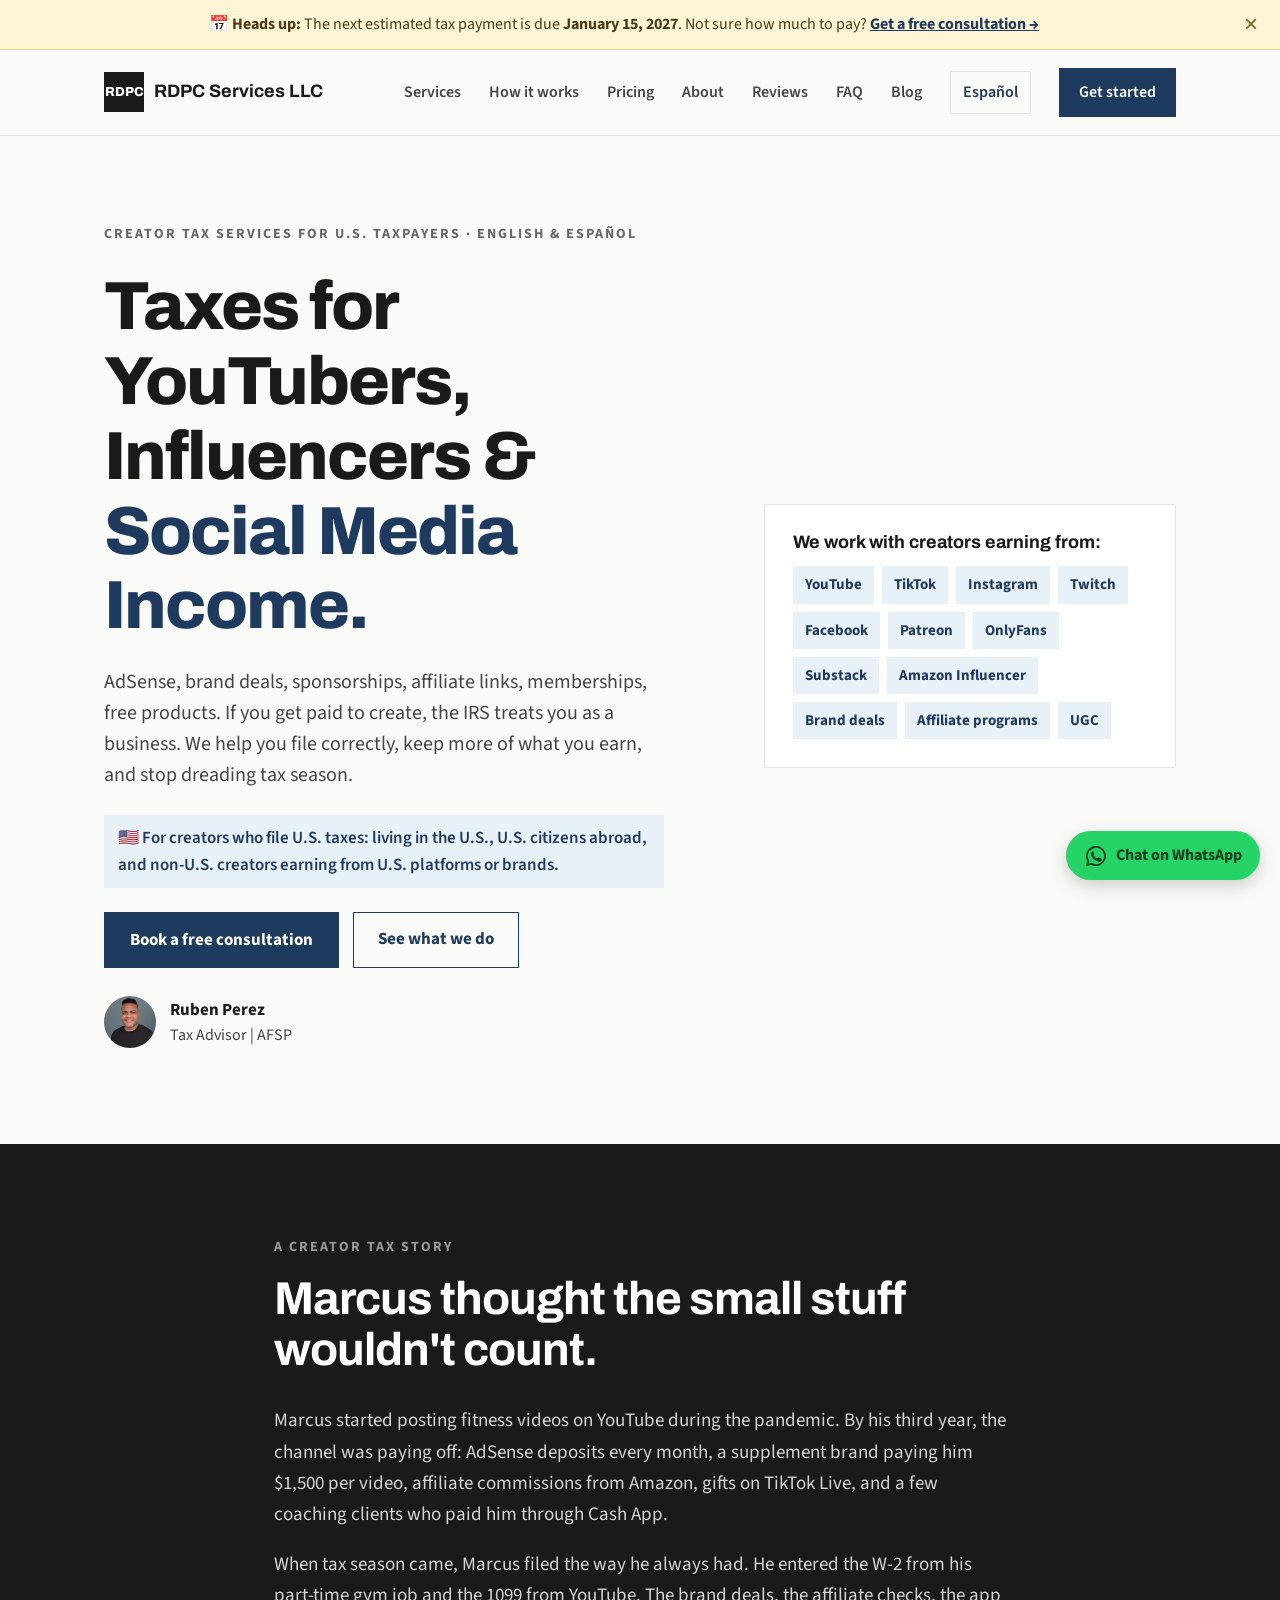
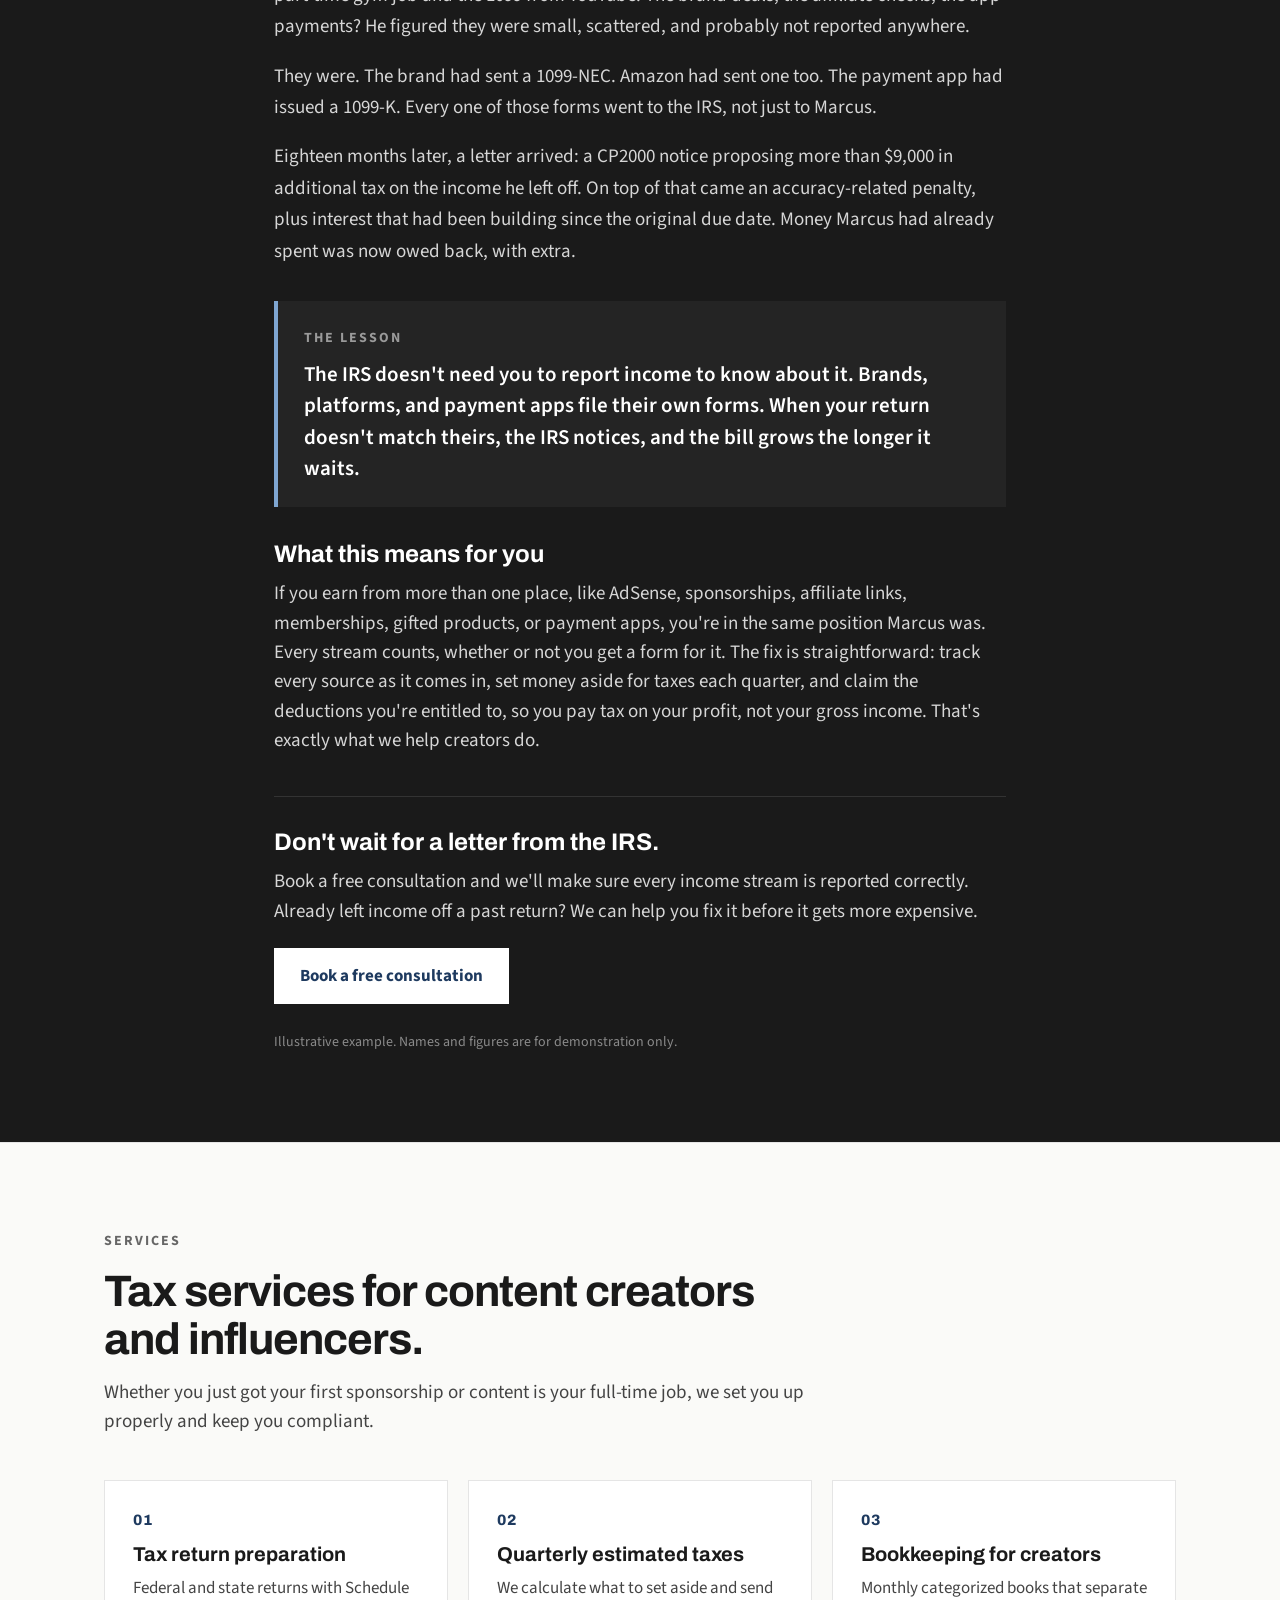
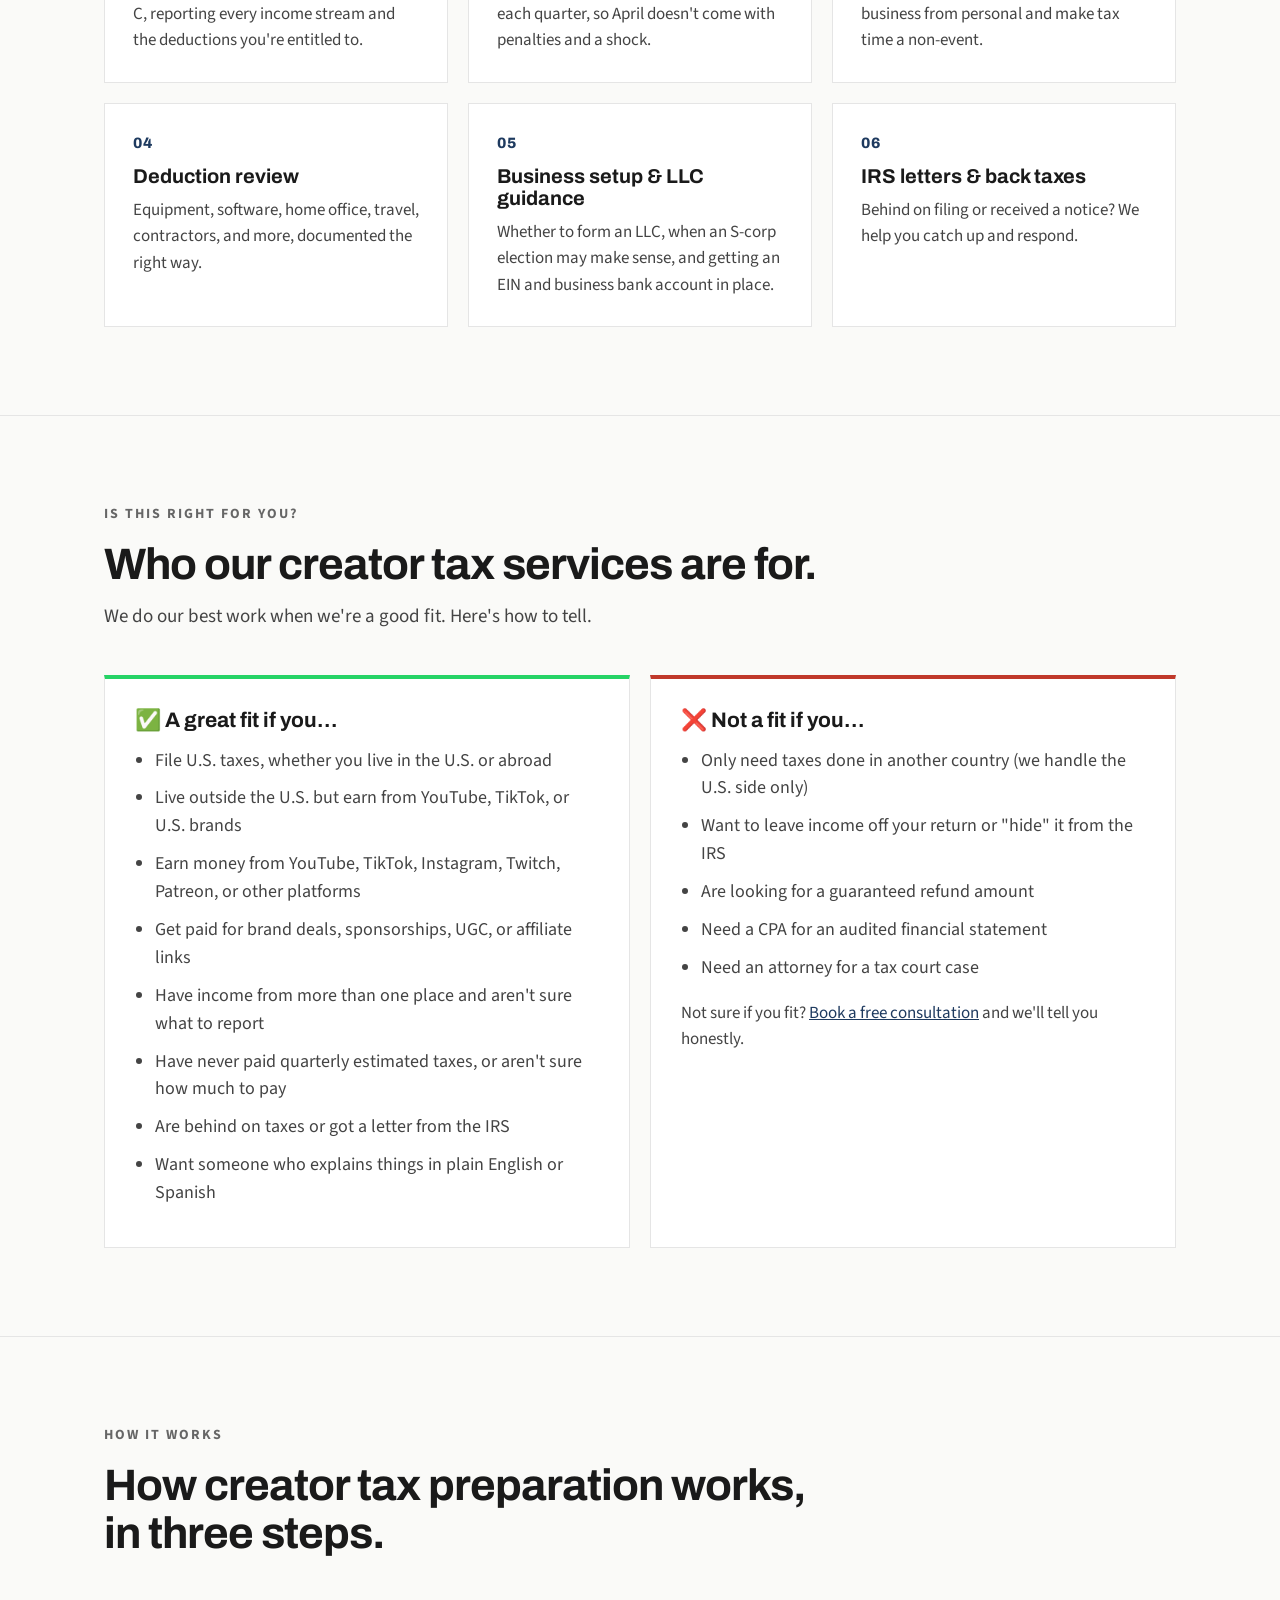
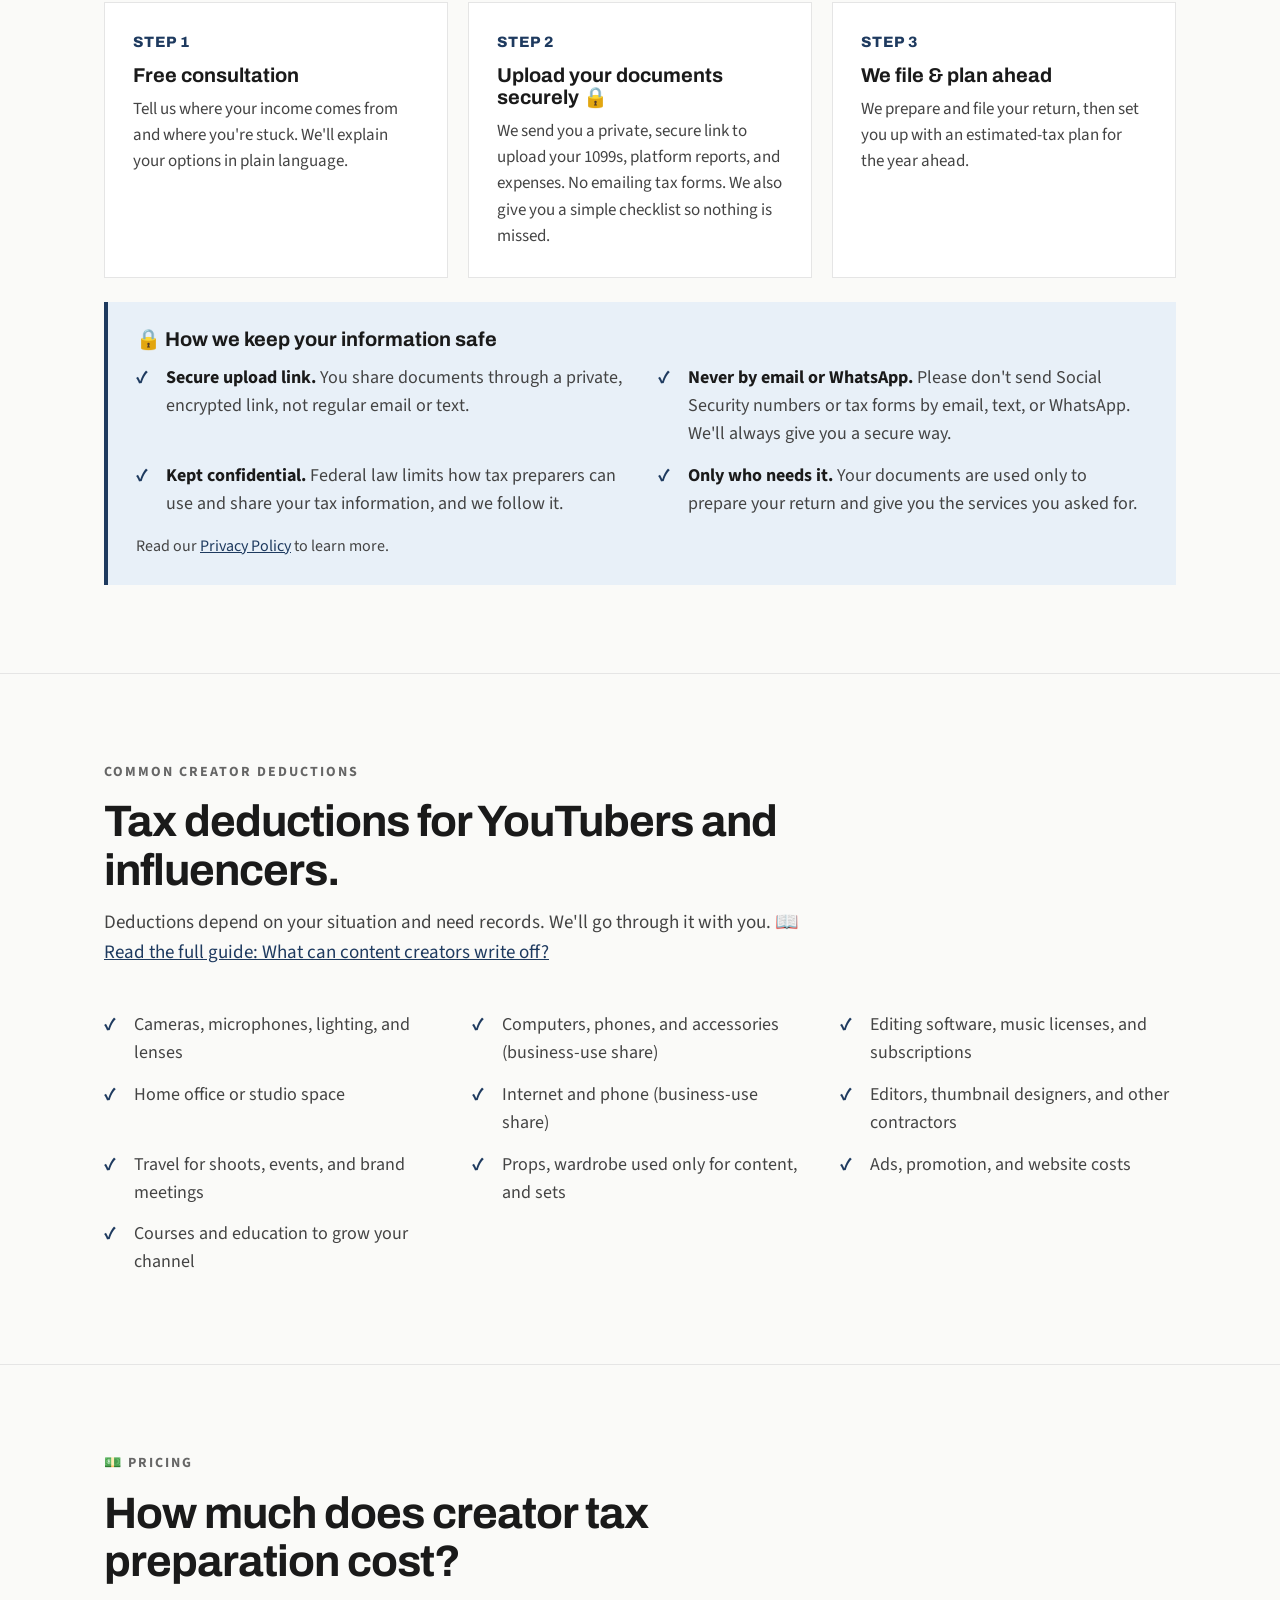
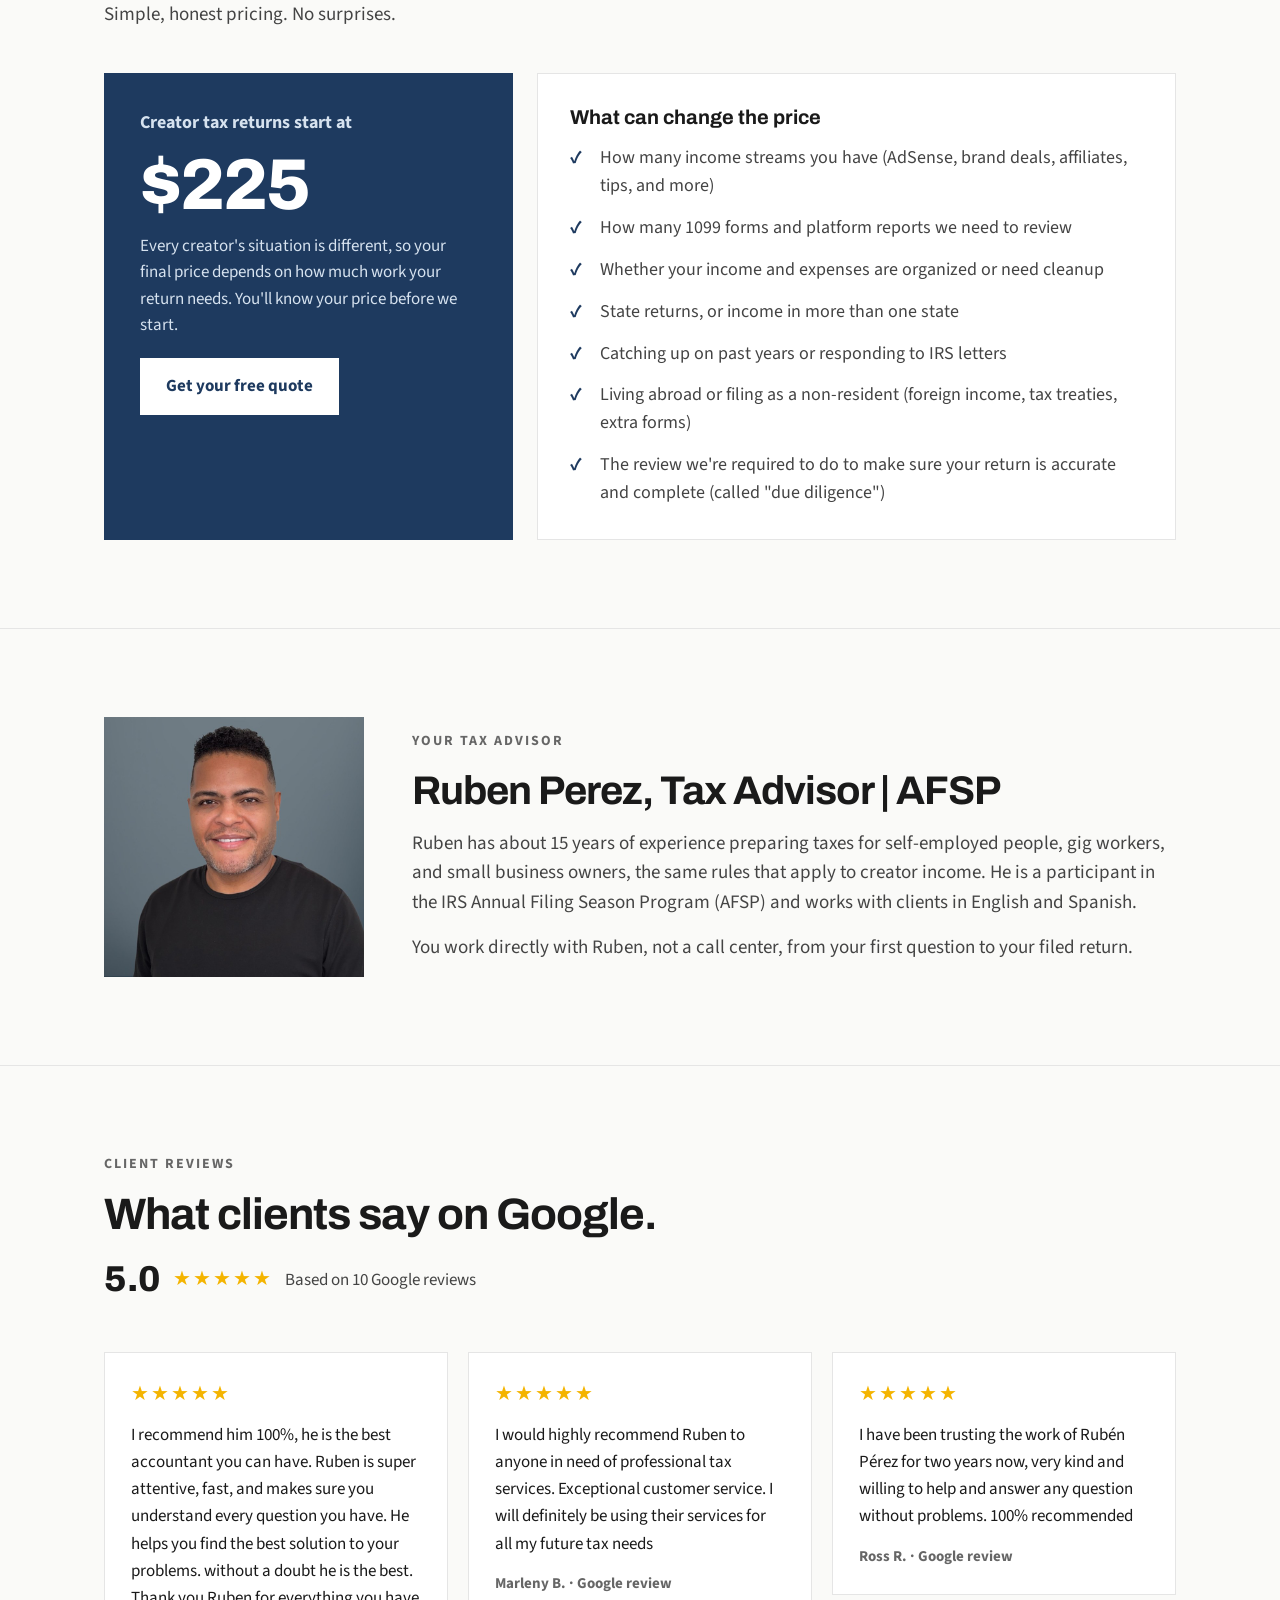
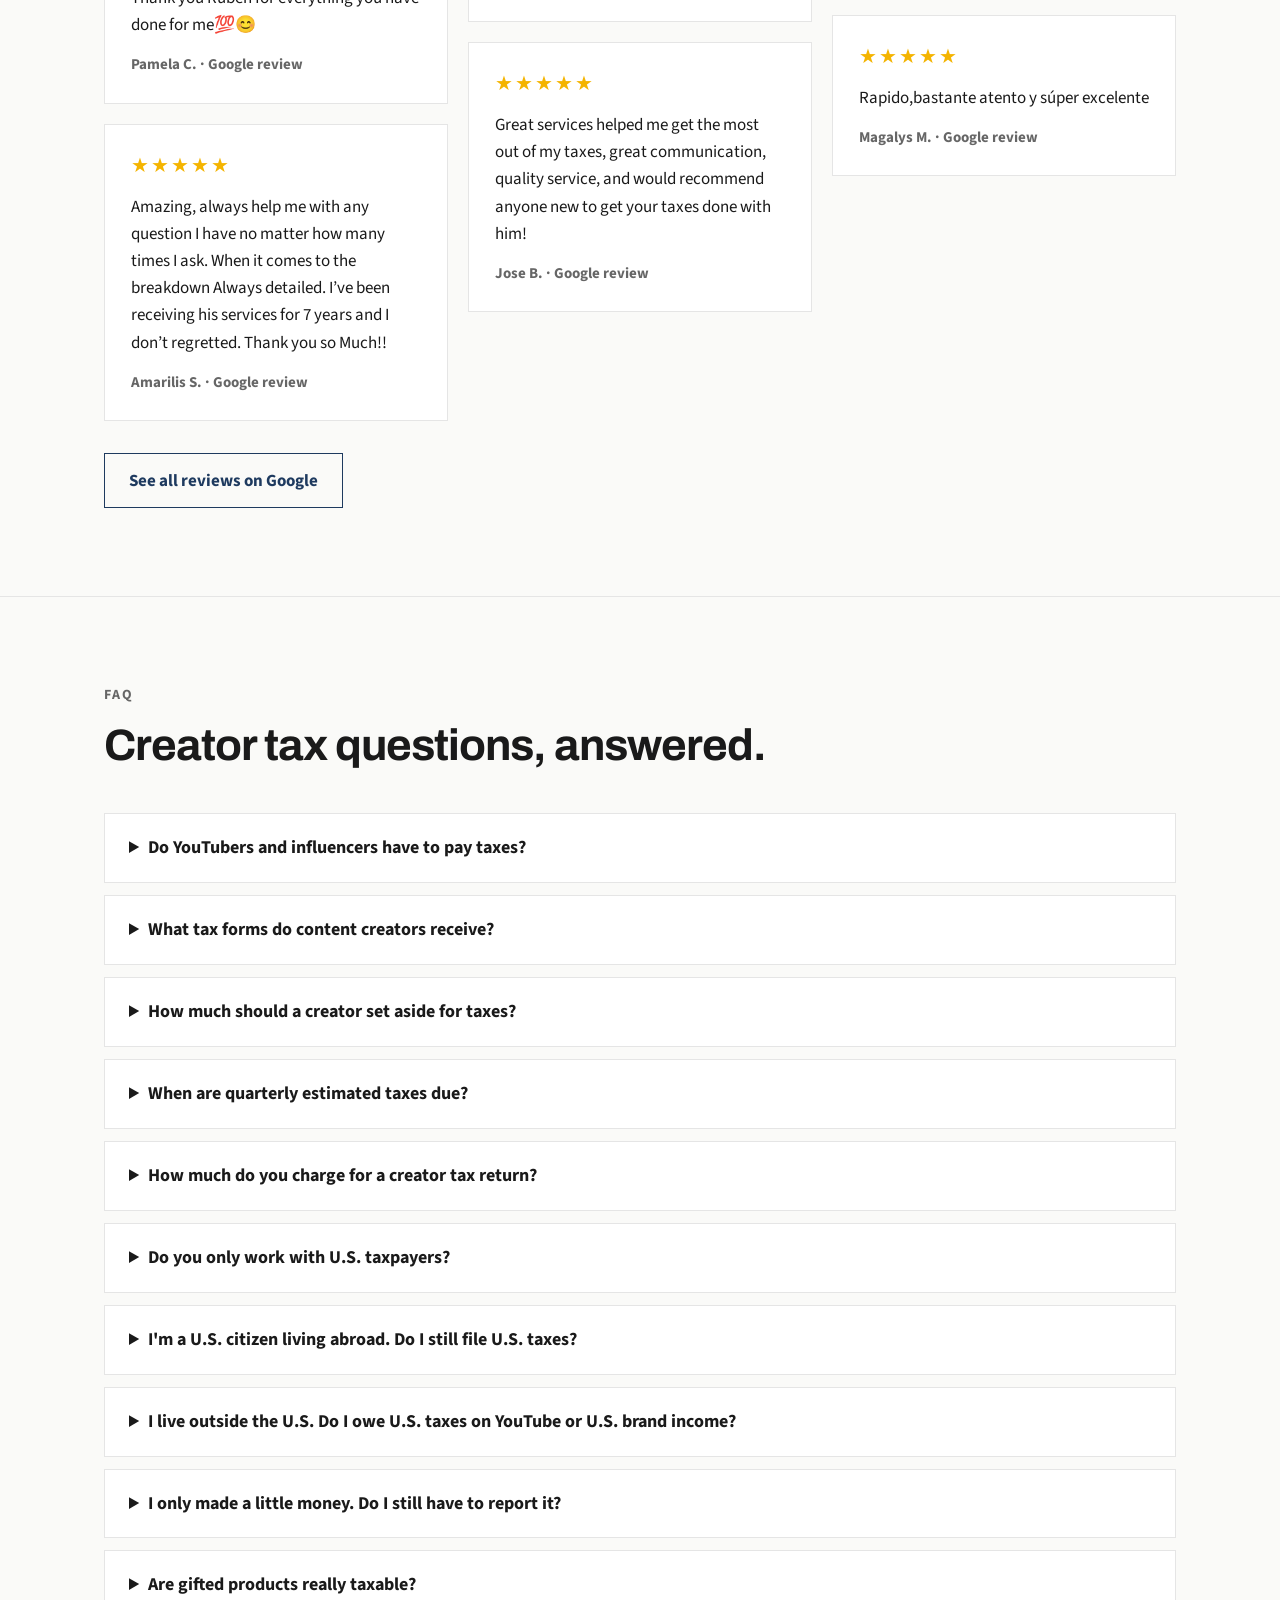
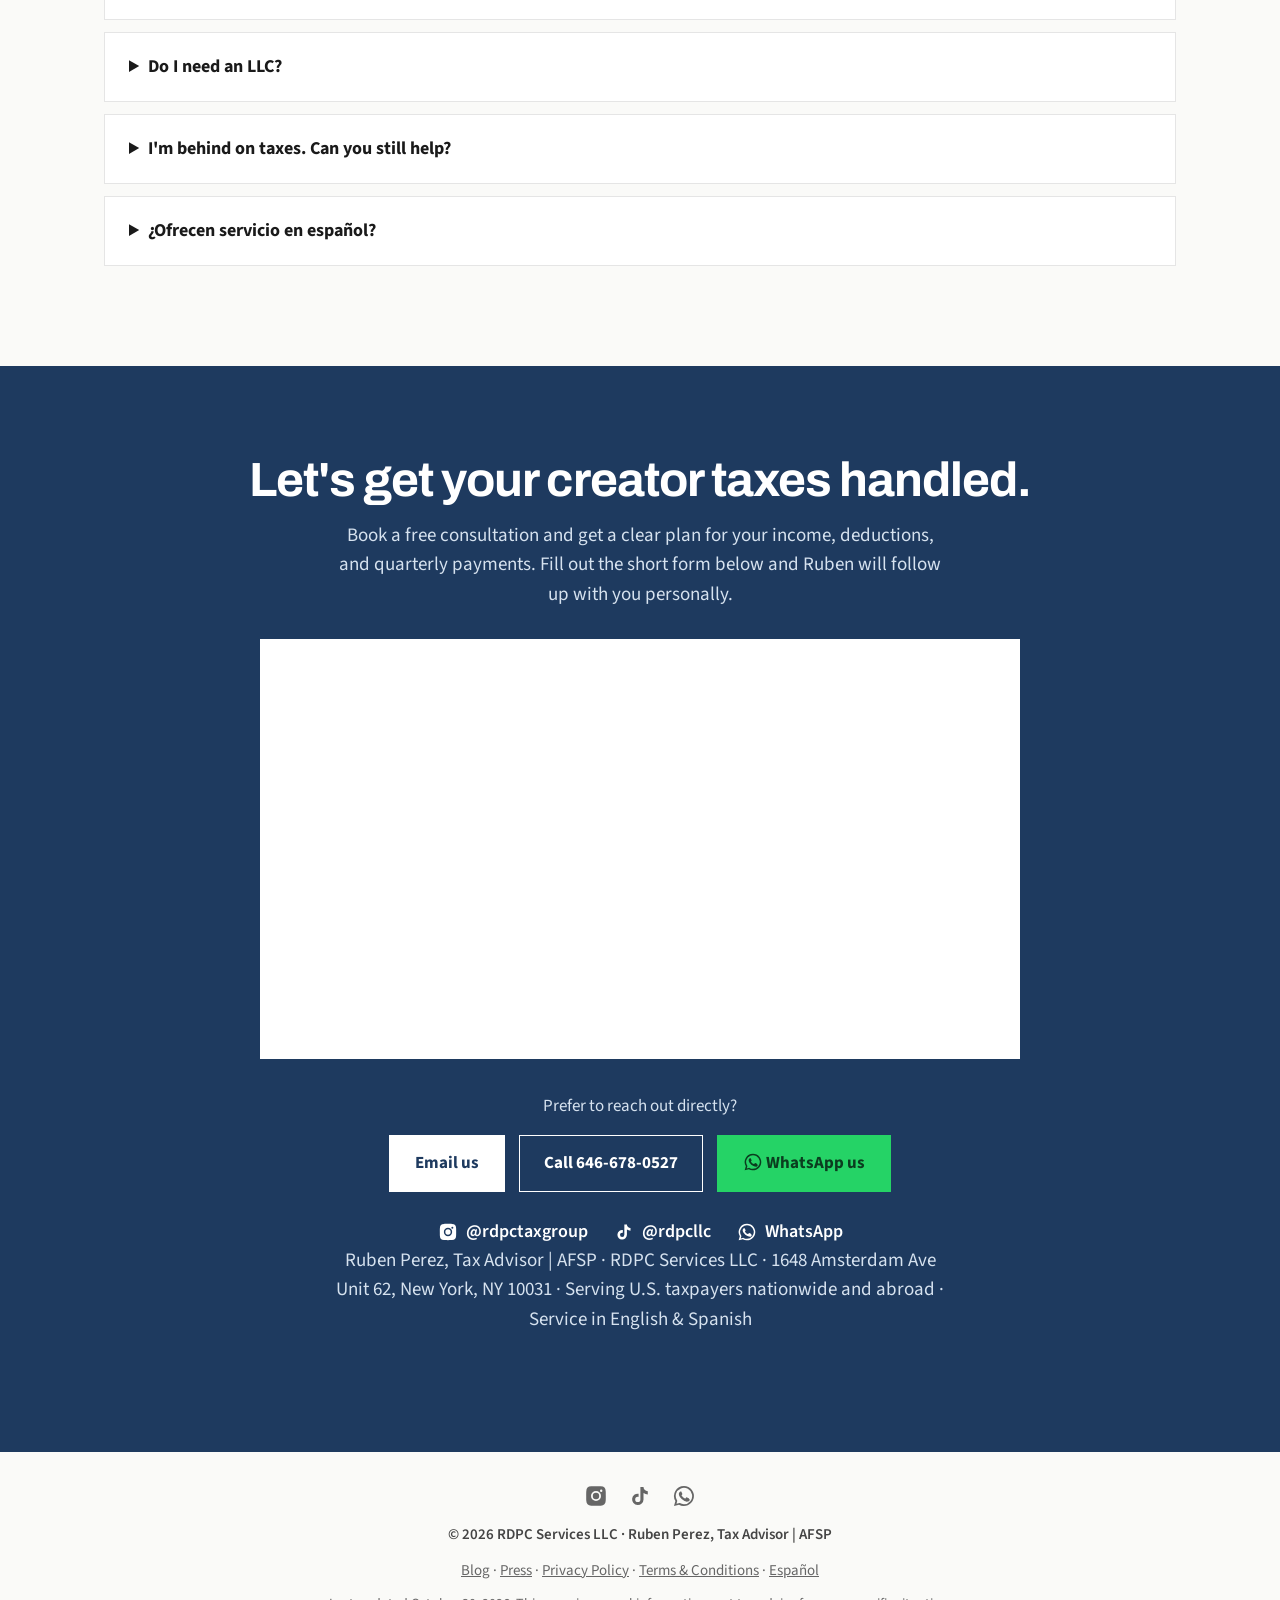
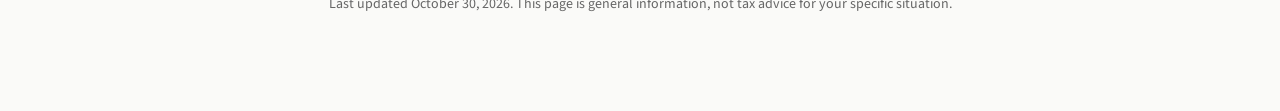
<file: index.html>
<!doctype html>
<html lang="en-US">
<head>
<meta charset="utf-8">
<meta name="viewport" content="width=device-width, initial-scale=1">
<title>Taxes for YouTubers, Influencers &amp; Social Media Income | RDPC Services LLC</title>
<meta name="description" content="U.S. tax prep, quarterly estimated taxes, and bookkeeping for YouTubers, influencers, and streamers. Bilingual advisor Ruben Perez, AFSP. Free consultation.">
<link rel="canonical" href="https://creatortaxpro.com/">
<link rel="alternate" hreflang="en-US" href="https://creatortaxpro.com/">
<link rel="alternate" hreflang="es-US" href="https://creatortaxpro.com/es/">
<link rel="alternate" hreflang="x-default" href="https://creatortaxpro.com/">
<meta name="robots" content="index, follow, max-image-preview:large">
<meta name="author" content="Ruben Perez">
<meta name="theme-color" content="#1E3A5F">
<meta property="og:type" content="website">
<meta property="og:site_name" content="RDPC Services LLC">
<meta property="og:title" content="Taxes for YouTubers, Influencers &amp; Social Media Income">
<meta property="og:description" content="Tax prep, quarterly estimates, and bookkeeping for creators earning from AdSense, brand deals, affiliates, and more. English &amp; Español.">
<meta property="og:url" content="https://creatortaxpro.com/">
<meta property="og:image" content="https://creatortaxpro.com/og-image.jpg">
<meta property="og:image:secure_url" content="https://creatortaxpro.com/og-image.jpg">
<meta property="og:image:type" content="image/jpeg">
<meta property="og:image:width" content="1200">
<meta property="og:image:height" content="630">
<meta property="og:image:alt" content="Taxes for YouTubers, Influencers & Social Media Income. Ruben Perez, Tax Advisor | AFSP. Free consultation.">
<meta property="og:locale" content="en_US">
<meta property="og:locale:alternate" content="es_US">
<meta name="twitter:card" content="summary_large_image">
<meta name="twitter:title" content="Taxes for YouTubers, Influencers &amp; Social Media Income">
<meta name="twitter:description" content="Tax prep, quarterly estimates, and bookkeeping for creators. English &amp; Español. Free consultation.">
<meta name="twitter:image" content="https://creatortaxpro.com/og-image.jpg">
<link rel="icon" href="data:image/svg+xml,%3Csvg xmlns='http://www.w3.org/2000/svg' viewBox='0 0 64 64'%3E%3Crect width='64' height='64' fill='%231A1A1A'/%3E%3Ctext x='32' y='40' font-family='Arial' font-weight='700' font-size='18' fill='white' text-anchor='middle'%3ERDPC%3C/text%3E%3C/svg%3E">
<script type="application/ld+json">
{
 "@context": "https://schema.org",
 "@graph": [
  {
   "@type": "WebPage",
   "@id": "https://creatortaxpro.com/#webpage",
   "url": "https://creatortaxpro.com/",
   "name": "Taxes for YouTubers, Influencers & Social Media Income",
   "inLanguage": "en-US",
   "about": {
    "@id": "https://creatortaxpro.com/#business"
   },
   "author": {
    "@id": "https://creatortaxpro.com/#ruben"
   },
   "dateModified": "2026-10-30"
  },
  {
   "@type": "AccountingService",
   "@id": "https://creatortaxpro.com/#business",
   "name": "RDPC Services LLC",
   "description": "U.S. tax preparation, quarterly estimated taxes, and bookkeeping for YouTubers, influencers, and social media creators who file U.S. taxes: U.S. residents, U.S. citizens abroad, and non-U.S. creators with U.S. income. Service in English and Spanish.",
   "url": "https://creatortaxpro.com/",
   "telephone": "+1-646-678-0527",
   "email": "ruben@rdpcllc.com",
   "image": "https://creatortaxpro.com/ruben-headshot.jpg",
   "address": {
    "@type": "PostalAddress",
    "streetAddress": "1648 Amsterdam Ave Unit 62",
    "addressLocality": "New York",
    "addressRegion": "NY",
    "postalCode": "10031",
    "addressCountry": "US"
   },
   "areaServed": {
    "@type": "Country",
    "name": "United States"
   },
   "knowsLanguage": [
    "en",
    "es"
   ],
   "founder": {
    "@id": "https://creatortaxpro.com/#ruben"
   },
   "sameAs": [
    "https://www.google.com/maps/place/Ruben+Perez+Business+Services/data=!4m8!3m7!1s0x89c2f38544ffe381:0xa95d582eb784bc!8m2!3d42.7462195!4d-75.7700406!9m1!1b1!16s%2Fg%2F11bzv51t5f",
    "https://www.instagram.com/rdpctaxgroup/",
    "https://www.tiktok.com/@rdpcllc"
   ],
   "hasOfferCatalog": {
    "@type": "OfferCatalog",
    "name": "Creator tax services",
    "itemListElement": [
     {
      "@type": "Offer",
      "itemOffered": {
       "@type": "Service",
       "name": "Tax return preparation for content creators"
      },
      "priceSpecification": {
       "@type": "PriceSpecification",
       "minPrice": 225,
       "priceCurrency": "USD"
      }
     },
     {
      "@type": "Offer",
      "itemOffered": {
       "@type": "Service",
       "name": "Quarterly estimated tax planning"
      }
     },
     {
      "@type": "Offer",
      "itemOffered": {
       "@type": "Service",
       "name": "Bookkeeping for creators"
      }
     },
     {
      "@type": "Offer",
      "itemOffered": {
       "@type": "Service",
       "name": "Deduction review"
      }
     },
     {
      "@type": "Offer",
      "itemOffered": {
       "@type": "Service",
       "name": "Business setup and LLC guidance"
      }
     },
     {
      "@type": "Offer",
      "itemOffered": {
       "@type": "Service",
       "name": "IRS letters and back taxes"
      }
     }
    ]
   },
   "priceRange": "From $225"
  },
  {
   "@type": "Person",
   "@id": "https://creatortaxpro.com/#ruben",
   "name": "Ruben Perez",
   "jobTitle": "Tax Advisor",
   "worksFor": {
    "@id": "https://creatortaxpro.com/#business"
   },
   "image": "https://creatortaxpro.com/ruben-headshot.jpg",
   "knowsLanguage": [
    "en",
    "es"
   ],
   "hasCredential": {
    "@type": "EducationalOccupationalCredential",
    "name": "IRS Annual Filing Season Program (AFSP)",
    "credentialCategory": "Annual Filing Season Program",
    "recognizedBy": {
     "@type": "GovernmentOrganization",
     "name": "Internal Revenue Service"
    }
   }
  },
  {
   "@type": "FAQPage",
   "@id": "https://creatortaxpro.com/#faq",
   "mainEntity": [
    {
     "@type": "Question",
     "name": "Do YouTubers and influencers have to pay taxes?",
     "acceptedAnswer": {
      "@type": "Answer",
      "text": "Yes. Income from AdSense, sponsorships, brand deals, affiliate links, memberships, tips, and gifted products is taxable. Most creators report it as self-employment income on Schedule C and pay both income tax and self-employment tax."
     }
    },
    {
     "@type": "Question",
     "name": "What tax forms do content creators receive?",
     "acceptedAnswer": {
      "@type": "Answer",
      "text": "Common forms are the 1099-NEC from brands that paid you, the 1099-MISC from some platforms, and the 1099-K from payment apps and platforms. You must report all income, even if you never receive a form for it."
     }
    },
    {
     "@type": "Question",
     "name": "How much should a creator set aside for taxes?",
     "acceptedAnswer": {
      "@type": "Answer",
      "text": "Many creators set aside 25% to 30% of their net income for federal, state, and self-employment taxes. The right amount depends on your income, deductions, and state, so we calculate your actual number."
     }
    },
    {
     "@type": "Question",
     "name": "When are quarterly estimated taxes due?",
     "acceptedAnswer": {
      "@type": "Answer",
      "text": "Federal estimated tax payments are generally due April 15, June 15, September 15, and January 15 of the following year. If a date falls on a weekend or holiday, the deadline moves to the next business day."
     }
    },
    {
     "@type": "Question",
     "name": "How much do you charge for a creator tax return?",
     "acceptedAnswer": {
      "@type": "Answer",
      "text": "Creator tax returns start at $225. Your final price depends on how many income streams and tax forms you have, how organized your records are, any state returns, and the review needed to make sure your return is accurate. You'll know your price before we start."
     }
    },
    {
     "@type": "Question",
     "name": "Do you only work with U.S. taxpayers?",
     "acceptedAnswer": {
      "@type": "Answer",
      "text": "Yes. We prepare U.S. federal and state tax returns. That includes creators living in the U.S., U.S. citizens and green card holders living abroad, and creators outside the U.S. who earn U.S. income. We don't prepare tax returns for other countries."
     }
    },
    {
     "@type": "Question",
     "name": "I'm a U.S. citizen living abroad. Do I still file U.S. taxes?",
     "acceptedAnswer": {
      "@type": "Answer",
      "text": "Generally, yes. U.S. citizens and green card holders usually must file a U.S. return and report worldwide income, even while living abroad. Rules like the foreign earned income exclusion or foreign tax credits may lower or remove the U.S. tax, and some people also need to report foreign bank accounts. We'll help you figure out what applies to you."
     }
    },
    {
     "@type": "Question",
     "name": "I live outside the U.S. Do I owe U.S. taxes on YouTube or U.S. brand income?",
     "acceptedAnswer": {
      "@type": "Answer",
      "text": "You may. Platforms like YouTube can withhold U.S. tax on earnings from U.S. viewers, and U.S. brands may report what they paid you. Depending on your country's tax treaty, you may be able to lower that withholding or get some of it back by filing a U.S. non-resident return (Form 1040-NR). We can review your situation."
     }
    },
    {
     "@type": "Question",
     "name": "I only made a little money. Do I still have to report it?",
     "acceptedAnswer": {
      "@type": "Answer",
      "text": "All income is reportable, whether or not you receive a 1099. If your net self-employment earnings are $400 or more, you generally owe self-employment tax and need to file."
     }
    },
    {
     "@type": "Question",
     "name": "Are gifted products really taxable?",
     "acceptedAnswer": {
      "@type": "Answer",
      "text": "Products or services you receive in exchange for content or promotion are generally treated as income at their fair market value. We'll help you figure out what applies to you."
     }
    },
    {
     "@type": "Question",
     "name": "Do I need an LLC?",
     "acceptedAnswer": {
      "@type": "Answer",
      "text": "Not necessarily. An LLC can offer liability protection, but it doesn't change your taxes by itself. We'll walk through whether it, or an S-corp election, makes sense at your income level."
     }
    },
    {
     "@type": "Question",
     "name": "I'm behind on taxes. Can you still help?",
     "acceptedAnswer": {
      "@type": "Answer",
      "text": "Yes. We help creators file prior-year returns and respond to IRS notices."
     }
    },
    {
     "@type": "Question",
     "name": "¿Ofrecen servicio en español?",
     "acceptedAnswer": {
      "@type": "Answer",
      "text": "Sí. Atendemos a nuestros clientes en inglés y en español."
     }
    }
   ]
  }
 ]
}
</script>
<link rel="preconnect" href="https://fonts.googleapis.com">
<link rel="preconnect" href="https://fonts.gstatic.com" crossorigin>
<link rel="stylesheet" href="https://fonts.googleapis.com/css2?family=Archivo:wght@500;700;800&family=Source+Sans+3:wght@400;600;700&display=swap">
<style>
:root{--ink:#1A1A1A;--muted:#444;--soft:#666;--line:#E5E5E5;--bg:#FAFAF8;--navy:#1E3A5F;--navy-dark:#142843;--accent:#E8F0F8}
*{box-sizing:border-box}
html{scroll-behavior:smooth}
body{margin:0;background:var(--bg);color:var(--ink);font-family:'Source Sans 3',sans-serif;font-size:18px;line-height:1.55}
a{color:var(--navy)}a:hover{color:var(--navy-dark)}
h1,h2,h3{font-family:'Archivo',sans-serif;margin:0;line-height:1.1}
.wrap{max-width:1120px;margin:0 auto;padding:0 24px}
.btn{display:inline-block;background:var(--navy);color:#fff;text-decoration:none;font-weight:700;padding:15px 26px;font-size:17px}
.btn:hover{background:var(--navy-dark);color:#fff}
.btn-ghost{background:transparent;color:var(--navy);border:1.5px solid var(--navy);padding:13.5px 24px}
.btn-ghost:hover{background:var(--accent);color:var(--navy)}
.eyebrow{font-size:14px;font-weight:700;letter-spacing:2px;text-transform:uppercase;color:var(--soft)}
header{border-bottom:1px solid var(--line)}
nav{display:flex;flex-wrap:wrap;align-items:center;justify-content:space-between;gap:16px;padding:18px 0}
.brand{display:flex;align-items:center;gap:10px;text-decoration:none;color:var(--ink)}
.logo{width:40px;height:40px;background:var(--ink);color:#fff;display:flex;align-items:center;justify-content:center;font-family:'Archivo',sans-serif;font-weight:800;font-size:13px}
.brand b{font-family:'Archivo',sans-serif;font-size:18px}
.navlinks{display:flex;flex-wrap:wrap;align-items:center;gap:8px 28px}
.navlinks a{color:var(--muted);text-decoration:none;font-weight:600;font-size:16px}
.navlinks a.btn{color:#fff;padding:12px 20px;font-size:16px}
.hero{padding:88px 24px 96px;display:flex;flex-wrap:wrap;gap:48px;align-items:center}
.hero-copy{flex:1 1 520px;display:flex;flex-direction:column;gap:24px}
.hero h1{font-weight:800;font-size:clamp(40px,5.6vw,68px);letter-spacing:-2px}
.hero h1 span{color:var(--navy)}
.hero p{margin:0;font-size:20px;color:var(--muted);max-width:560px}
.ctas{display:flex;flex-wrap:wrap;gap:14px}
.hero-card{flex:1 1 320px;background:#fff;border:1px solid var(--line);padding:28px}
.hero-card h3{font-size:18px;margin-bottom:14px}
.chips{display:flex;flex-wrap:wrap;gap:8px}
.chip{background:var(--accent);color:var(--navy);font-weight:700;font-size:15px;padding:7px 12px}
section{padding:88px 0;border-top:1px solid var(--line)}
.section-head{max-width:720px;margin-bottom:44px;display:flex;flex-direction:column;gap:14px}
.section-head h2{font-size:clamp(30px,3.6vw,44px);letter-spacing:-1px}
.section-head p{margin:0;color:var(--muted);font-size:19px}
.grid{display:grid;grid-template-columns:repeat(auto-fit,minmax(260px,1fr));gap:20px}
.card{background:#fff;border:1px solid var(--line);padding:28px;display:flex;flex-direction:column;gap:10px}
.card h3{font-size:20px}
.card p{margin:0;color:var(--muted);font-size:17px}
.num{font-family:'Archivo',sans-serif;font-weight:800;font-size:15px;color:var(--navy);letter-spacing:1px}
.dark{background:var(--ink);color:#fff;border-top:none}
.dark .section-head p,.dark .card p{color:#C9C9C9}
.dark .card{background:#242424;border-color:#333}
.dark .eyebrow{color:#9A9A9A}
ul.check{list-style:none;padding:0;margin:0;display:grid;grid-template-columns:repeat(auto-fit,minmax(300px,1fr));gap:14px 32px}
ul.check li{padding-left:30px;position:relative;color:var(--muted)}
ul.check li::before{content:"✓";position:absolute;left:0;top:0;color:var(--navy);font-weight:800}
details{background:#fff;border:1px solid var(--line);padding:20px 24px;margin-bottom:12px}
summary{font-weight:700;cursor:pointer;font-size:18px}
details p{margin:12px 0 0;color:var(--muted)}
.contact{background:var(--navy);color:#fff;border-top:none;text-align:center}
.contact h2{font-size:clamp(30px,4vw,48px);letter-spacing:-1px;margin-bottom:14px}
.contact p{color:#D6E2EF;font-size:19px;max-width:620px;margin:0 auto 30px}
.contact .btn{background:#fff;color:var(--navy)}
.contact .btn:hover{background:var(--accent)}
.contact .btn-ghost{background:transparent;color:#fff;border-color:#fff}
.contact .btn-ghost:hover{background:rgba(255,255,255,.1);color:#fff}
.contact .ctas{justify-content:center}
.fine{font-size:14px;color:#B8C9DC;margin-top:26px}
.byline{display:flex;align-items:center;gap:14px;margin-top:4px;font-size:16px;color:var(--muted)}
.byline img{width:52px;height:52px;border-radius:50%;object-fit:cover}
.byline b{color:var(--ink);font-size:17px}
.about{display:flex;flex-wrap:wrap;gap:48px;align-items:center}
.about img{width:260px;max-width:100%;aspect-ratio:1;object-fit:cover}
.about-copy{flex:1 1 420px;display:flex;flex-direction:column;gap:16px}
.about-copy h2{font-size:clamp(28px,3.4vw,40px);letter-spacing:-1px}
.about-copy p{margin:0;color:var(--muted);font-size:19px}
.story-wrap{max-width:780px}
.story h2{font-size:clamp(30px,3.8vw,46px);letter-spacing:-1px;margin:14px 0 30px}
.story-body p{margin:0 0 18px;color:#D6D6D6;font-size:19px;line-height:1.65}
.lesson{border-left:4px solid #7FA6D1;background:#242424;padding:22px 26px;margin:34px 0}
.lesson p{margin:8px 0 0;color:#fff;font-size:21px;font-weight:600;line-height:1.5}
.apply h3,.story-cta h3{font-size:24px;margin-bottom:12px}
.apply p,.story-cta p{margin:0;color:#D6D6D6;font-size:19px}
.story-cta{margin-top:40px;padding-top:32px;border-top:1px solid #333}
.story-cta .ctas{margin-top:22px}
.btn-light{background:#fff;color:var(--navy)}
.btn-light:hover{background:var(--accent);color:var(--navy)}
.story .note{font-size:14px;color:#8A8A8A;margin:28px 0 0}
.rating{display:flex;flex-wrap:wrap;align-items:center;gap:12px;color:var(--muted);font-size:17px}
.rating .big{font-family:'Archivo',sans-serif;font-weight:800;font-size:36px;color:var(--ink)}
.stars{color:#F4B400;font-size:20px;letter-spacing:2px}
.reviews{columns:3 300px;column-gap:20px}
.review{break-inside:avoid;background:#fff;border:1px solid var(--line);padding:26px;margin:0 0 20px}
.review blockquote{margin:12px 0 14px;color:var(--ink);font-size:17px;line-height:1.6}
.review figcaption{font-size:15px;font-weight:700;color:var(--soft)}
.form-card{background:#fff;max-width:760px;margin:0 auto 34px;padding:12px;text-align:left;min-height:420px}
.form-card iframe{width:100%!important;border:0}
.contact .alt{margin-bottom:16px;font-size:17px}
.btn svg,.social svg,.foot-social svg,.wa-float svg{width:20px;height:20px;vertical-align:-4px}
.btn-wa{background:#25D366;color:#0B3D1F}
.contact .btn-wa{background:#25D366;color:#0B3D1F}
.contact .btn-wa:hover,.btn-wa:hover{background:#1EBE5A;color:#0B3D1F}
.social{display:flex;flex-wrap:wrap;justify-content:center;gap:10px 26px;margin-top:26px}
.social a{color:#fff;text-decoration:none;font-weight:600;display:inline-flex;align-items:center;gap:8px}
.social a:hover{color:#D6E2EF;text-decoration:underline}
.foot-social{display:inline-flex;gap:14px}
.foot-social a{color:var(--soft)}.foot-social a:hover{color:var(--navy)}
.wa-float{position:fixed;right:20px;bottom:20px;z-index:50;background:#25D366;color:#0B3D1F;text-decoration:none;font-weight:700;font-size:16px;padding:12px 18px;border-radius:999px;display:inline-flex;align-items:center;gap:8px;box-shadow:0 6px 18px rgba(0,0,0,.18)}
.wa-float:hover{background:#1EBE5A;color:#0B3D1F}
.wa-float svg{width:24px;height:24px}
@media (max-width:600px){.wa-float span{display:none}.wa-float{padding:14px}}
.to-top{position:fixed;right:20px;bottom:84px;z-index:50;width:48px;height:48px;border-radius:50%;background:var(--navy);color:#fff;display:flex;align-items:center;justify-content:center;box-shadow:0 6px 18px rgba(0,0,0,.18);opacity:0;visibility:hidden;transform:translateY(8px);transition:opacity .2s,transform .2s,visibility .2s}
.to-top.show{opacity:1;visibility:visible;transform:none}
.to-top:hover{background:var(--navy-dark);color:#fff}
.to-top svg{width:24px;height:24px}
@media (max-width:600px){.to-top{right:24px;bottom:88px;width:44px;height:44px}}
.foot-links a{color:var(--soft)}.foot-links a:hover{color:var(--navy)}
.price-box{display:flex;flex-wrap:wrap;gap:24px}
.price-main{flex:1 1 300px;background:var(--navy);color:#fff;padding:36px;display:flex;flex-direction:column;gap:12px;align-items:flex-start}
.price-label{font-weight:700;font-size:18px;color:#D6E2EF}
.price{font-family:'Archivo',sans-serif;font-weight:800;font-size:72px;line-height:1;letter-spacing:-2px}
.price-main p{margin:0;color:#D6E2EF;font-size:17px}
.price-main .btn{background:#fff;color:var(--navy);margin-top:8px}
.price-main .btn:hover{background:var(--accent);color:var(--navy)}
.price-factors{flex:2 1 420px;background:#fff;border:1px solid var(--line);padding:32px}
.price-factors h3{font-size:20px;margin-bottom:16px}
.price-factors ul.check{grid-template-columns:1fr}
.secure-note{margin-top:24px;background:var(--accent);border-left:4px solid var(--navy);padding:26px 28px}
.secure-note h3{font-size:20px;margin-bottom:14px}
.secure-note ul.check{grid-template-columns:repeat(auto-fit,minmax(min(100%,420px),1fr))}
.secure-note li b{color:var(--ink)}
.secure-link{margin:16px 0 0;color:var(--muted);font-size:16px}
.fit-grid{display:grid;grid-template-columns:repeat(auto-fit,minmax(300px,1fr));gap:20px}
.fit-card{background:#fff;border:1px solid var(--line);padding:30px}
.fit-yes{border-top:4px solid #25D366}
.fit-no{border-top:4px solid #C0392B}
.fit-card h3{font-size:21px;margin-bottom:14px}
.fit-card ul{margin:0;padding-left:20px}
.fit-card li{color:var(--muted);margin-bottom:10px}
.fit-note{margin:18px 0 0;color:var(--muted);font-size:17px}
.deadline{background:#FFF4D6;border-bottom:1px solid #F0D58A;position:relative}
.deadline p{max-width:1120px;margin:0 auto;padding:12px 56px 12px 24px;font-size:16px;color:#4A3B12;text-align:center}
.deadline a{color:#1E3A5F;font-weight:700;white-space:nowrap}
.deadline-x{position:absolute;right:12px;top:50%;transform:translateY(-50%);background:none;border:0;font-size:24px;line-height:1;color:#7A6420;cursor:pointer;padding:6px 10px}
.deadline-x:hover{color:#1A1A1A}
.navlinks a.lang-switch{border:1.5px solid var(--line);padding:8px 12px;color:var(--navy)}
.navlinks a.lang-switch:hover{border-color:var(--navy)}
.us-note{font-size:17px!important;color:var(--navy)!important;font-weight:600;background:var(--accent);padding:10px 14px;margin:0!important;max-width:560px}
footer{padding:32px 0 96px;font-size:15px;color:var(--soft)}
footer .wrap{display:flex;flex-direction:column;align-items:center;text-align:center;gap:12px}
.foot-social{gap:20px}
.foot-social svg{width:24px;height:24px}
.foot-copy{font-weight:600;color:var(--muted)}
.foot-note{font-size:14px;max-width:720px}
</style>
<!-- Google Analytics 4 -->
<script async src="https://www.googletagmanager.com/gtag/js?id=G-LK899YWN09"></script>
<script>
window.dataLayer=window.dataLayer||[];function gtag(){dataLayer.push(arguments);}
gtag('js',new Date());gtag('config','G-LK899YWN09');
document.addEventListener('click',function(e){var a=e.target.closest&&e.target.closest('a');if(!a)return;var h=a.getAttribute('href')||'',ev=null;
if(h.indexOf('form.jotform.com')>-1)ev='book_consultation_click';else if(h.indexOf('wa.me')>-1)ev='whatsapp_click';else if(h.indexOf('tel:')===0)ev='phone_click';else if(h.indexOf('mailto:')===0)ev='email_click';else if(a.hasAttribute('hreflang'))ev='language_switch';
if(ev)gtag('event',ev,{link_text:(a.textContent||'').trim().slice(0,80),page_language:document.documentElement.lang});});
</script>
</head>
<body>

<!-- Deadline banner: edit the date + text each quarter, or delete this block. Auto-hides after data-expires. -->
<div class="deadline" id="deadline" data-expires="2027-01-16">
<p>📅 <b>Heads up:</b> The next estimated tax payment is due <b>January 15, 2027</b>. Not sure how much to pay? <a href="https://form.jotform.com/253648427878879" target="_blank" rel="noopener">Get a free consultation →</a></p>
<button type="button" class="deadline-x" aria-label="Close this message">×</button>
</div>
<header>
<div class="wrap">
<nav>
<a class="brand" href="#top"><span class="logo">RDPC</span><b>RDPC Services LLC</b></a>
<div class="navlinks">
<a href="#services">Services</a>
<a href="#how">How it works</a>
<a href="#pricing">Pricing</a>
<a href="#about">About</a>
<a href="#reviews">Reviews</a>
<a href="#faq">FAQ</a>
<a href="/blog/">Blog</a>
<a class="lang-switch" href="/es/" hreflang="es" lang="es">Español</a>
<a class="btn" href="https://form.jotform.com/253648427878879" target="_blank" rel="noopener">Get started</a>
</div>
</nav>
</div>
</header>

<main id="top">
<div class="wrap hero">
<div class="hero-copy">
<span class="eyebrow">Creator Tax Services for U.S. Taxpayers · English &amp; Español</span>
<h1>Taxes for YouTubers, Influencers &amp; <span>Social Media Income.</span></h1>
<p>AdSense, brand deals, sponsorships, affiliate links, memberships, free products. If you get paid to create, the IRS treats you as a business. We help you file correctly, keep more of what you earn, and stop dreading tax season.</p>
<p class="us-note">🇺🇸 For creators who file U.S. taxes: living in the U.S., U.S. citizens abroad, and non-U.S. creators earning from U.S. platforms or brands.</p>
<div class="ctas">
<a class="btn" href="https://form.jotform.com/253648427878879" target="_blank" rel="noopener">Book a free consultation</a>
<a class="btn btn-ghost" href="#services">See what we do</a>
</div>
<div class="byline"><img src="ruben-headshot.jpg" alt="Ruben Perez" width="52" height="52"><span><b>Ruben Perez</b><br>Tax Advisor | AFSP</span></div>
</div>
<div class="hero-card">
<h3>We work with creators earning from:</h3>
<div class="chips">
<span class="chip">YouTube</span><span class="chip">TikTok</span><span class="chip">Instagram</span><span class="chip">Twitch</span><span class="chip">Facebook</span><span class="chip">Patreon</span><span class="chip">OnlyFans</span><span class="chip">Substack</span><span class="chip">Amazon Influencer</span><span class="chip">Brand deals</span><span class="chip">Affiliate programs</span><span class="chip">UGC</span>
</div>
</div>
</div>

<section class="dark story" id="story">
<div class="wrap story-wrap">
<span class="eyebrow">A creator tax story</span>
<h2>Marcus thought the small stuff wouldn't count.</h2>
<div class="story-body">
<p>Marcus started posting fitness videos on YouTube during the pandemic. By his third year, the channel was paying off: AdSense deposits every month, a supplement brand paying him $1,500 per video, affiliate commissions from Amazon, gifts on TikTok Live, and a few coaching clients who paid him through Cash App.</p>
<p>When tax season came, Marcus filed the way he always had. He entered the W-2 from his part-time gym job and the 1099 from YouTube. The brand deals, the affiliate checks, the app payments? He figured they were small, scattered, and probably not reported anywhere.</p>
<p>They were. The brand had sent a 1099-NEC. Amazon had sent one too. The payment app had issued a 1099-K. Every one of those forms went to the IRS, not just to Marcus.</p>
<p>Eighteen months later, a letter arrived: a CP2000 notice proposing more than $9,000 in additional tax on the income he left off. On top of that came an accuracy-related penalty, plus interest that had been building since the original due date. Money Marcus had already spent was now owed back, with extra.</p>
</div>
<div class="lesson">
<span class="eyebrow">The lesson</span>
<p>The IRS doesn't need you to report income to know about it. Brands, platforms, and payment apps file their own forms. When your return doesn't match theirs, the IRS notices, and the bill grows the longer it waits.</p>
</div>
<div class="apply">
<h3>What this means for you</h3>
<p>If you earn from more than one place, like AdSense, sponsorships, affiliate links, memberships, gifted products, or payment apps, you're in the same position Marcus was. Every stream counts, whether or not you get a form for it. The fix is straightforward: track every source as it comes in, set money aside for taxes each quarter, and claim the deductions you're entitled to, so you pay tax on your profit, not your gross income. That's exactly what we help creators do.</p>
</div>
<div class="story-cta">
<h3>Don't wait for a letter from the IRS.</h3>
<p>Book a free consultation and we'll make sure every income stream is reported correctly. Already left income off a past return? We can help you fix it before it gets more expensive.</p>
<div class="ctas"><a class="btn btn-light" href="https://form.jotform.com/253648427878879" target="_blank" rel="noopener">Book a free consultation</a></div>
</div>
<p class="note">Illustrative example. Names and figures are for demonstration only.</p>
</div>
</section>

<section id="services">
<div class="wrap">
<div class="section-head">
<span class="eyebrow">Services</span>
<h2>Tax services for content creators and influencers.</h2>
<p>Whether you just got your first sponsorship or content is your full-time job, we set you up properly and keep you compliant.</p>
</div>
<div class="grid">
<div class="card"><span class="num">01</span><h3>Tax return preparation</h3><p>Federal and state returns with Schedule C, reporting every income stream and the deductions you're entitled to.</p></div>
<div class="card"><span class="num">02</span><h3>Quarterly estimated taxes</h3><p>We calculate what to set aside and send each quarter, so April doesn't come with penalties and a shock.</p></div>
<div class="card"><span class="num">03</span><h3>Bookkeeping for creators</h3><p>Monthly categorized books that separate business from personal and make tax time a non-event.</p></div>
<div class="card"><span class="num">04</span><h3>Deduction review</h3><p>Equipment, software, home office, travel, contractors, and more, documented the right way.</p></div>
<div class="card"><span class="num">05</span><h3>Business setup &amp; LLC guidance</h3><p>Whether to form an LLC, when an S-corp election may make sense, and getting an EIN and business bank account in place.</p></div>
<div class="card"><span class="num">06</span><h3>IRS letters &amp; back taxes</h3><p>Behind on filing or received a notice? We help you catch up and respond.</p></div>
</div>
</div>
</section>

<section id="fit">
<div class="wrap">
<div class="section-head">
<span class="eyebrow">Is this right for you?</span>
<h2>Who our creator tax services are for.</h2>
<p>We do our best work when we're a good fit. Here's how to tell.</p>
</div>
<div class="fit-grid">
<div class="fit-card fit-yes">
<h3>✅ A great fit if you…</h3>
<ul>
<li>File U.S. taxes, whether you live in the U.S. or abroad</li>
<li>Live outside the U.S. but earn from YouTube, TikTok, or U.S. brands</li>
<li>Earn money from YouTube, TikTok, Instagram, Twitch, Patreon, or other platforms</li>
<li>Get paid for brand deals, sponsorships, UGC, or affiliate links</li>
<li>Have income from more than one place and aren't sure what to report</li>
<li>Have never paid quarterly estimated taxes, or aren't sure how much to pay</li>
<li>Are behind on taxes or got a letter from the IRS</li>
<li>Want someone who explains things in plain English or Spanish</li>
</ul>
</div>
<div class="fit-card fit-no">
<h3>❌ Not a fit if you…</h3>
<ul>
<li>Only need taxes done in another country (we handle the U.S. side only)</li>
<li>Want to leave income off your return or "hide" it from the IRS</li>
<li>Are looking for a guaranteed refund amount</li>
<li>Need a CPA for an audited financial statement</li>
<li>Need an attorney for a tax court case</li>
</ul>
<p class="fit-note">Not sure if you fit? <a href="https://form.jotform.com/253648427878879" target="_blank" rel="noopener">Book a free consultation</a> and we'll tell you honestly.</p>
</div>
</div>
</div>
</section>

<section id="how">
<div class="wrap">
<div class="section-head">
<span class="eyebrow">How it works</span>
<h2>How creator tax preparation works, in three steps.</h2>
</div>
<div class="grid">
<div class="card"><span class="num">STEP 1</span><h3>Free consultation</h3><p>Tell us where your income comes from and where you're stuck. We'll explain your options in plain language.</p></div>
<div class="card"><span class="num">STEP 2</span><h3>Upload your documents securely 🔒</h3><p>We send you a private, secure link to upload your 1099s, platform reports, and expenses. No emailing tax forms. We also give you a simple checklist so nothing is missed.</p></div>
<div class="card"><span class="num">STEP 3</span><h3>We file &amp; plan ahead</h3><p>We prepare and file your return, then set you up with an estimated-tax plan for the year ahead.</p></div>
</div>
<div class="secure-note">
<h3>🔒 How we keep your information safe</h3>
<ul class="check">
<li><b>Secure upload link.</b> You share documents through a private, encrypted link, not regular email or text.</li>
<li><b>Never by email or WhatsApp.</b> Please don't send Social Security numbers or tax forms by email, text, or WhatsApp. We'll always give you a secure way.</li>
<li><b>Kept confidential.</b> Federal law limits how tax preparers can use and share your tax information, and we follow it.</li>
<li><b>Only who needs it.</b> Your documents are used only to prepare your return and give you the services you asked for.</li>
</ul>
<p class="secure-link">Read our <a href="/privacy/">Privacy Policy</a> to learn more.</p>
</div>
</div>
</section>

<section>
<div class="wrap">
<div class="section-head">
<span class="eyebrow">Common creator deductions</span>
<h2>Tax deductions for YouTubers and influencers.</h2>
<p>Deductions depend on your situation and need records. We'll go through it with you. 📖 <a href="/blog/what-can-content-creators-write-off/">Read the full guide: What can content creators write off?</a></p>
</div>
<ul class="check">
<li>Cameras, microphones, lighting, and lenses</li>
<li>Computers, phones, and accessories (business-use share)</li>
<li>Editing software, music licenses, and subscriptions</li>
<li>Home office or studio space</li>
<li>Internet and phone (business-use share)</li>
<li>Editors, thumbnail designers, and other contractors</li>
<li>Travel for shoots, events, and brand meetings</li>
<li>Props, wardrobe used only for content, and sets</li>
<li>Ads, promotion, and website costs</li>
<li>Courses and education to grow your channel</li>
</ul>
</div>
</section>

<section id="pricing">
<div class="wrap">
<div class="section-head">
<span class="eyebrow">💵 Pricing</span>
<h2>How much does creator tax preparation cost?</h2>
<p>Simple, honest pricing. No surprises.</p>
</div>
<div class="price-box">
<div class="price-main">
<span class="price-label">Creator tax returns start at</span>
<span class="price">$225</span>
<p>Every creator's situation is different, so your final price depends on how much work your return needs. You'll know your price before we start.</p>
<a class="btn" href="https://form.jotform.com/253648427878879" target="_blank" rel="noopener">Get your free quote</a>
</div>
<div class="price-factors">
<h3>What can change the price</h3>
<ul class="check">
<li>How many income streams you have (AdSense, brand deals, affiliates, tips, and more)</li>
<li>How many 1099 forms and platform reports we need to review</li>
<li>Whether your income and expenses are organized or need cleanup</li>
<li>State returns, or income in more than one state</li>
<li>Catching up on past years or responding to IRS letters</li>
<li>Living abroad or filing as a non-resident (foreign income, tax treaties, extra forms)</li>
<li>The review we're required to do to make sure your return is accurate and complete (called "due diligence")</li>
</ul>
</div>
</div>
</div>
</section>

<section id="about">
<div class="wrap about">
<img src="ruben-headshot.jpg" alt="Ruben Perez, tax advisor for content creators" width="260" height="260" loading="lazy">
<div class="about-copy">
<span class="eyebrow">Your tax advisor</span>
<h2>Ruben Perez, Tax Advisor | AFSP</h2>
<p>Ruben has about 15 years of experience preparing taxes for self-employed people, gig workers, and small business owners, the same rules that apply to creator income. He is a participant in the IRS Annual Filing Season Program (AFSP) and works with clients in English and Spanish.</p>
<p>You work directly with Ruben, not a call center, from your first question to your filed return.</p>
</div>
</div>
</section>

<section id="reviews">
<div class="wrap">
<div class="section-head">
<span class="eyebrow">Client reviews</span>
<h2>What clients say on Google.</h2>
<div class="rating"><span class="big">5.0</span><span class="stars">★★★★★</span><span>Based on 10 Google reviews</span></div>
</div>
<div class="reviews">
<figure class="review"><div class="stars" aria-label="5 out of 5 stars">★★★★★</div><blockquote>I recommend him 100%, he is the best accountant you can have. Ruben is super attentive, fast, and makes sure you understand every question you have. He helps you find the best solution to your problems. without a doubt he is the best. Thank you Ruben for everything you have done for me💯😊</blockquote><figcaption>Pamela C. · Google review</figcaption></figure>
<figure class="review"><div class="stars" aria-label="5 out of 5 stars">★★★★★</div><blockquote>Amazing, always help me with any question I have no matter how many times I ask. When it comes to the breakdown Always detailed. I’ve been receiving his services for 7 years and I don’t regretted. Thank you so Much!!</blockquote><figcaption>Amarilis S. · Google review</figcaption></figure>
<figure class="review"><div class="stars" aria-label="5 out of 5 stars">★★★★★</div><blockquote>I would highly recommend Ruben to anyone in need of professional tax services. Exceptional customer service. I will definitely be using their services for all my future tax needs</blockquote><figcaption>Marleny B. · Google review</figcaption></figure>
<figure class="review"><div class="stars" aria-label="5 out of 5 stars">★★★★★</div><blockquote>Great services helped me get the most out of my taxes, great communication, quality service, and would recommend anyone new to get your taxes done with him!</blockquote><figcaption>Jose B. · Google review</figcaption></figure>
<figure class="review"><div class="stars" aria-label="5 out of 5 stars">★★★★★</div><blockquote>I have been trusting the work of Rubén Pérez for two years now, very kind and willing to help and answer any question without problems. 100% recommended</blockquote><figcaption>Ross R. · Google review</figcaption></figure>
<figure class="review"><div class="stars" aria-label="5 out of 5 stars">★★★★★</div><blockquote>Rapido,bastante atento y súper excelente</blockquote><figcaption>Magalys M. · Google review</figcaption></figure>
</div>
<div class="ctas" style="margin-top:32px"><a class="btn btn-ghost" href="https://www.google.com/maps/place/Ruben+Perez+Business+Services/data=!4m8!3m7!1s0x89c2f38544ffe381:0xa95d582eb784bc!8m2!3d42.7462195!4d-75.7700406!9m1!1b1!16s%2Fg%2F11bzv51t5f" target="_blank" rel="noopener">See all reviews on Google</a></div>
</div>
</section>

<section id="faq">
<div class="wrap">
<div class="section-head">
<span class="eyebrow">FAQ</span>
<h2>Creator tax questions, answered.</h2>
</div>
<details><summary>Do YouTubers and influencers have to pay taxes?</summary><p>Yes. Income from AdSense, sponsorships, brand deals, affiliate links, memberships, tips, and gifted products is taxable. Most creators report it as self-employment income on Schedule C and pay both income tax and self-employment tax.</p></details>
<details><summary>What tax forms do content creators receive?</summary><p>Common forms are the 1099-NEC from brands that paid you, the 1099-MISC from some platforms, and the 1099-K from payment apps and platforms. You must report all income, even if you never receive a form for it.</p></details>
<details><summary>How much should a creator set aside for taxes?</summary><p>Many creators set aside 25% to 30% of their net income for federal, state, and self-employment taxes. The right amount depends on your income, deductions, and state, so we calculate your actual number.</p></details>
<details><summary>When are quarterly estimated taxes due?</summary><p>Federal estimated tax payments are generally due April 15, June 15, September 15, and January 15 of the following year. If a date falls on a weekend or holiday, the deadline moves to the next business day.</p></details>
<details><summary>How much do you charge for a creator tax return?</summary><p>Creator tax returns start at $225. Your final price depends on how many income streams and tax forms you have, how organized your records are, any state returns, and the review needed to make sure your return is accurate. You'll know your price before we start.</p></details>
<details><summary>Do you only work with U.S. taxpayers?</summary><p>Yes. We prepare U.S. federal and state tax returns. That includes creators living in the U.S., U.S. citizens and green card holders living abroad, and creators outside the U.S. who earn U.S. income. We don't prepare tax returns for other countries.</p></details>
<details><summary>I'm a U.S. citizen living abroad. Do I still file U.S. taxes?</summary><p>Generally, yes. U.S. citizens and green card holders usually must file a U.S. return and report worldwide income, even while living abroad. Rules like the foreign earned income exclusion or foreign tax credits may lower or remove the U.S. tax, and some people also need to report foreign bank accounts. We'll help you figure out what applies to you.</p></details>
<details><summary>I live outside the U.S. Do I owe U.S. taxes on YouTube or U.S. brand income?</summary><p>You may. Platforms like YouTube can withhold U.S. tax on earnings from U.S. viewers, and U.S. brands may report what they paid you. Depending on your country's tax treaty, you may be able to lower that withholding or get some of it back by filing a U.S. non-resident return (Form 1040-NR). We can review your situation.</p></details>
<details><summary>I only made a little money. Do I still have to report it?</summary><p>All income is reportable, whether or not you receive a 1099. If your net self-employment earnings are $400 or more, you generally owe self-employment tax and need to file.</p></details>
<details><summary>Are gifted products really taxable?</summary><p>Products or services you receive in exchange for content or promotion are generally treated as income at their fair market value. We'll help you figure out what applies to you.</p></details>
<details><summary>Do I need an LLC?</summary><p>Not necessarily. An LLC can offer liability protection, but it doesn't change your taxes by itself. We'll walk through whether it, or an S-corp election, makes sense at your income level.</p></details>
<details><summary>I'm behind on taxes. Can you still help?</summary><p>Yes. We help creators file prior-year returns and respond to IRS notices.</p></details>
<details><summary>¿Ofrecen servicio en español?</summary><p>Sí. Atendemos a nuestros clientes en inglés y en español. <a href="/es/" hreflang="es" lang="es">Ver la página en español</a>.</p></details>
</div>
</section>

<section id="contact" class="contact">
<div class="wrap">
<h2>Let's get your creator taxes handled.</h2>
<p>Book a free consultation and get a clear plan for your income, deductions, and quarterly payments. Fill out the short form below and Ruben will follow up with you personally.</p>
<div class="form-card" id="book">
<script type="text/javascript" src="https://form.jotform.com/jsform/253648427878879"></script>
<noscript><a href="https://form.jotform.com/253648427878879">Open the consultation form</a></noscript>
</div>
<p class="alt">Prefer to reach out directly?</p>
<div class="ctas">
<a class="btn" href="mailto:ruben@rdpcllc.com?subject=Creator%20tax%20consultation">Email us</a>
<a class="btn btn-ghost" href="tel:+16466780527">Call 646-678-0527</a>
<a class="btn btn-wa" href="https://wa.me/16466780527?text=Hi%20Ruben%2C%20I%27m%20a%20content%20creator%20and%20I%27d%20like%20help%20with%20my%20taxes." target="_blank" rel="noopener"><svg viewBox="0 0 24 24" aria-hidden="true"><path fill="currentColor" d="M12 2a10 10 0 0 0-8.6 15.1L2 22l5-1.3A10 10 0 1 0 12 2zm0 18.2a8.2 8.2 0 0 1-4.2-1.1l-.3-.2-3 .8.8-2.9-.2-.3A8.2 8.2 0 1 1 12 20.2zm4.5-6.1c-.2-.1-1.5-.7-1.7-.8-.2-.1-.4-.1-.6.1l-.8 1c-.1.2-.3.2-.5.1a6.7 6.7 0 0 1-3.3-2.9c-.3-.4.2-.4.7-1.4.1-.2 0-.3 0-.4l-.8-1.8c-.2-.5-.4-.4-.6-.4h-.5a1 1 0 0 0-.7.3 3 3 0 0 0-.9 2.2 5.2 5.2 0 0 0 1.1 2.8 11.9 11.9 0 0 0 4.6 4c1.7.7 2.4.8 3.2.7.5-.1 1.5-.6 1.8-1.2.2-.6.2-1.1.1-1.2l-.4-.2z"/></svg> WhatsApp us</a>
</div>
<div class="social">
<a href="https://www.instagram.com/rdpctaxgroup/" target="_blank" rel="noopener" aria-label="Instagram @rdpctaxgroup"><svg viewBox="0 0 24 24" aria-hidden="true"><path fill="currentColor" d="M12 2.2c3.2 0 3.6 0 4.8.1 3.3.1 4.8 1.7 4.9 4.9.1 1.3.1 1.6.1 4.8s0 3.6-.1 4.8c-.1 3.2-1.7 4.8-4.9 4.9-1.3.1-1.6.1-4.8.1s-3.6 0-4.8-.1c-3.3-.1-4.8-1.7-4.9-4.9C2.2 15.6 2.2 15.2 2.2 12s0-3.6.1-4.8C2.4 3.9 3.9 2.4 7.2 2.3 8.4 2.2 8.8 2.2 12 2.2zm0 4.8a5 5 0 1 0 0 10 5 5 0 0 0 0-10zm0 8.2a3.2 3.2 0 1 1 0-6.4 3.2 3.2 0 0 1 0 6.4zm5.2-9.6a1.2 1.2 0 1 0 0 2.4 1.2 1.2 0 0 0 0-2.4z"/></svg><span>@rdpctaxgroup</span></a>
<a href="https://www.tiktok.com/@rdpcllc" target="_blank" rel="noopener" aria-label="TikTok @rdpcllc"><svg viewBox="0 0 24 24" aria-hidden="true"><path fill="currentColor" d="M16.6 5.8A4.3 4.3 0 0 1 15.5 3h-3.1v12.4a2.6 2.6 0 1 1-2.6-2.6c.3 0 .5 0 .8.1V9.7a5.7 5.7 0 1 0 4.9 5.7V9a7.3 7.3 0 0 0 4.3 1.4V7.3a4.3 4.3 0 0 1-3.2-1.5z"/></svg><span>@rdpcllc</span></a>
<a href="https://wa.me/16466780527?text=Hi%20Ruben%2C%20I%27m%20a%20content%20creator%20and%20I%27d%20like%20help%20with%20my%20taxes." target="_blank" rel="noopener" aria-label="Chat on WhatsApp"><svg viewBox="0 0 24 24" aria-hidden="true"><path fill="currentColor" d="M12 2a10 10 0 0 0-8.6 15.1L2 22l5-1.3A10 10 0 1 0 12 2zm0 18.2a8.2 8.2 0 0 1-4.2-1.1l-.3-.2-3 .8.8-2.9-.2-.3A8.2 8.2 0 1 1 12 20.2zm4.5-6.1c-.2-.1-1.5-.7-1.7-.8-.2-.1-.4-.1-.6.1l-.8 1c-.1.2-.3.2-.5.1a6.7 6.7 0 0 1-3.3-2.9c-.3-.4.2-.4.7-1.4.1-.2 0-.3 0-.4l-.8-1.8c-.2-.5-.4-.4-.6-.4h-.5a1 1 0 0 0-.7.3 3 3 0 0 0-.9 2.2 5.2 5.2 0 0 0 1.1 2.8 11.9 11.9 0 0 0 4.6 4c1.7.7 2.4.8 3.2.7.5-.1 1.5-.6 1.8-1.2.2-.6.2-1.1.1-1.2l-.4-.2z"/></svg><span>WhatsApp</span></a>
</div>
<p class="fine">Ruben Perez, Tax Advisor | AFSP · RDPC Services LLC · 1648 Amsterdam Ave Unit 62, New York, NY 10031 · Serving U.S. taxpayers nationwide and abroad · Service in English &amp; Spanish</p>
</div>
</section>
</main>

<footer>
<div class="wrap">
<span class="foot-social"><a href="https://www.instagram.com/rdpctaxgroup/" target="_blank" rel="noopener" aria-label="Instagram"><svg viewBox="0 0 24 24" aria-hidden="true"><path fill="currentColor" d="M12 2.2c3.2 0 3.6 0 4.8.1 3.3.1 4.8 1.7 4.9 4.9.1 1.3.1 1.6.1 4.8s0 3.6-.1 4.8c-.1 3.2-1.7 4.8-4.9 4.9-1.3.1-1.6.1-4.8.1s-3.6 0-4.8-.1c-3.3-.1-4.8-1.7-4.9-4.9C2.2 15.6 2.2 15.2 2.2 12s0-3.6.1-4.8C2.4 3.9 3.9 2.4 7.2 2.3 8.4 2.2 8.8 2.2 12 2.2zm0 4.8a5 5 0 1 0 0 10 5 5 0 0 0 0-10zm0 8.2a3.2 3.2 0 1 1 0-6.4 3.2 3.2 0 0 1 0 6.4zm5.2-9.6a1.2 1.2 0 1 0 0 2.4 1.2 1.2 0 0 0 0-2.4z"/></svg></a><a href="https://www.tiktok.com/@rdpcllc" target="_blank" rel="noopener" aria-label="TikTok"><svg viewBox="0 0 24 24" aria-hidden="true"><path fill="currentColor" d="M16.6 5.8A4.3 4.3 0 0 1 15.5 3h-3.1v12.4a2.6 2.6 0 1 1-2.6-2.6c.3 0 .5 0 .8.1V9.7a5.7 5.7 0 1 0 4.9 5.7V9a7.3 7.3 0 0 0 4.3 1.4V7.3a4.3 4.3 0 0 1-3.2-1.5z"/></svg></a><a href="https://wa.me/16466780527?text=Hi%20Ruben%2C%20I%27m%20a%20content%20creator%20and%20I%27d%20like%20help%20with%20my%20taxes." target="_blank" rel="noopener" aria-label="WhatsApp"><svg viewBox="0 0 24 24" aria-hidden="true"><path fill="currentColor" d="M12 2a10 10 0 0 0-8.6 15.1L2 22l5-1.3A10 10 0 1 0 12 2zm0 18.2a8.2 8.2 0 0 1-4.2-1.1l-.3-.2-3 .8.8-2.9-.2-.3A8.2 8.2 0 1 1 12 20.2zm4.5-6.1c-.2-.1-1.5-.7-1.7-.8-.2-.1-.4-.1-.6.1l-.8 1c-.1.2-.3.2-.5.1a6.7 6.7 0 0 1-3.3-2.9c-.3-.4.2-.4.7-1.4.1-.2 0-.3 0-.4l-.8-1.8c-.2-.5-.4-.4-.6-.4h-.5a1 1 0 0 0-.7.3 3 3 0 0 0-.9 2.2 5.2 5.2 0 0 0 1.1 2.8 11.9 11.9 0 0 0 4.6 4c1.7.7 2.4.8 3.2.7.5-.1 1.5-.6 1.8-1.2.2-.6.2-1.1.1-1.2l-.4-.2z"/></svg></a></span>
<span class="foot-copy">© 2026 RDPC Services LLC · Ruben Perez, Tax Advisor | AFSP</span>
<span class="foot-links"><a href="/blog/">Blog</a> · <a href="/press/">Press</a> · <a href="/privacy/">Privacy Policy</a> · <a href="/terms/">Terms &amp; Conditions</a> · <a href="/es/" hreflang="es" lang="es">Español</a></span>
<span class="foot-note">Last updated October 30, 2026. This page is general information, not tax advice for your specific situation.</span>
</div>
</footer>

<a class="wa-float" href="https://wa.me/16466780527?text=Hi%20Ruben%2C%20I%27m%20a%20content%20creator%20and%20I%27d%20like%20help%20with%20my%20taxes." target="_blank" rel="noopener" aria-label="Chat with Ruben on WhatsApp"><svg viewBox="0 0 24 24" aria-hidden="true"><path fill="currentColor" d="M12 2a10 10 0 0 0-8.6 15.1L2 22l5-1.3A10 10 0 1 0 12 2zm0 18.2a8.2 8.2 0 0 1-4.2-1.1l-.3-.2-3 .8.8-2.9-.2-.3A8.2 8.2 0 1 1 12 20.2zm4.5-6.1c-.2-.1-1.5-.7-1.7-.8-.2-.1-.4-.1-.6.1l-.8 1c-.1.2-.3.2-.5.1a6.7 6.7 0 0 1-3.3-2.9c-.3-.4.2-.4.7-1.4.1-.2 0-.3 0-.4l-.8-1.8c-.2-.5-.4-.4-.6-.4h-.5a1 1 0 0 0-.7.3 3 3 0 0 0-.9 2.2 5.2 5.2 0 0 0 1.1 2.8 11.9 11.9 0 0 0 4.6 4c1.7.7 2.4.8 3.2.7.5-.1 1.5-.6 1.8-1.2.2-.6.2-1.1.1-1.2l-.4-.2z"/></svg><span>Chat on WhatsApp</span></a>
<a class="to-top" href="#" aria-label="Back to top" title="Back to top"><svg viewBox="0 0 24 24" aria-hidden="true"><path fill="currentColor" d="M12 5.5l7 7-1.4 1.4-4.6-4.6V20h-2V9.3l-4.6 4.6L5 12.5z"/></svg></a>
<script>
(function(){var b=document.querySelector('.to-top');function t(){b.classList.toggle('show',window.scrollY>600)}window.addEventListener('scroll',t,{passive:true});t();b.addEventListener('click',function(e){e.preventDefault();window.scrollTo({top:0,behavior:'smooth'})})})();
</script>
<script>
(function(){var d=document.getElementById('deadline');if(!d)return;var exp=new Date(d.getAttribute('data-expires')+'T00:00:00');var closed=false;try{closed=sessionStorage.getItem('deadlineClosed')==='1'}catch(e){}
if(new Date()>=exp||closed){d.remove();return}
d.querySelector('.deadline-x').addEventListener('click',function(){d.remove();try{sessionStorage.setItem('deadlineClosed','1')}catch(e){}})})();
</script>
</body>
</html>
</file>
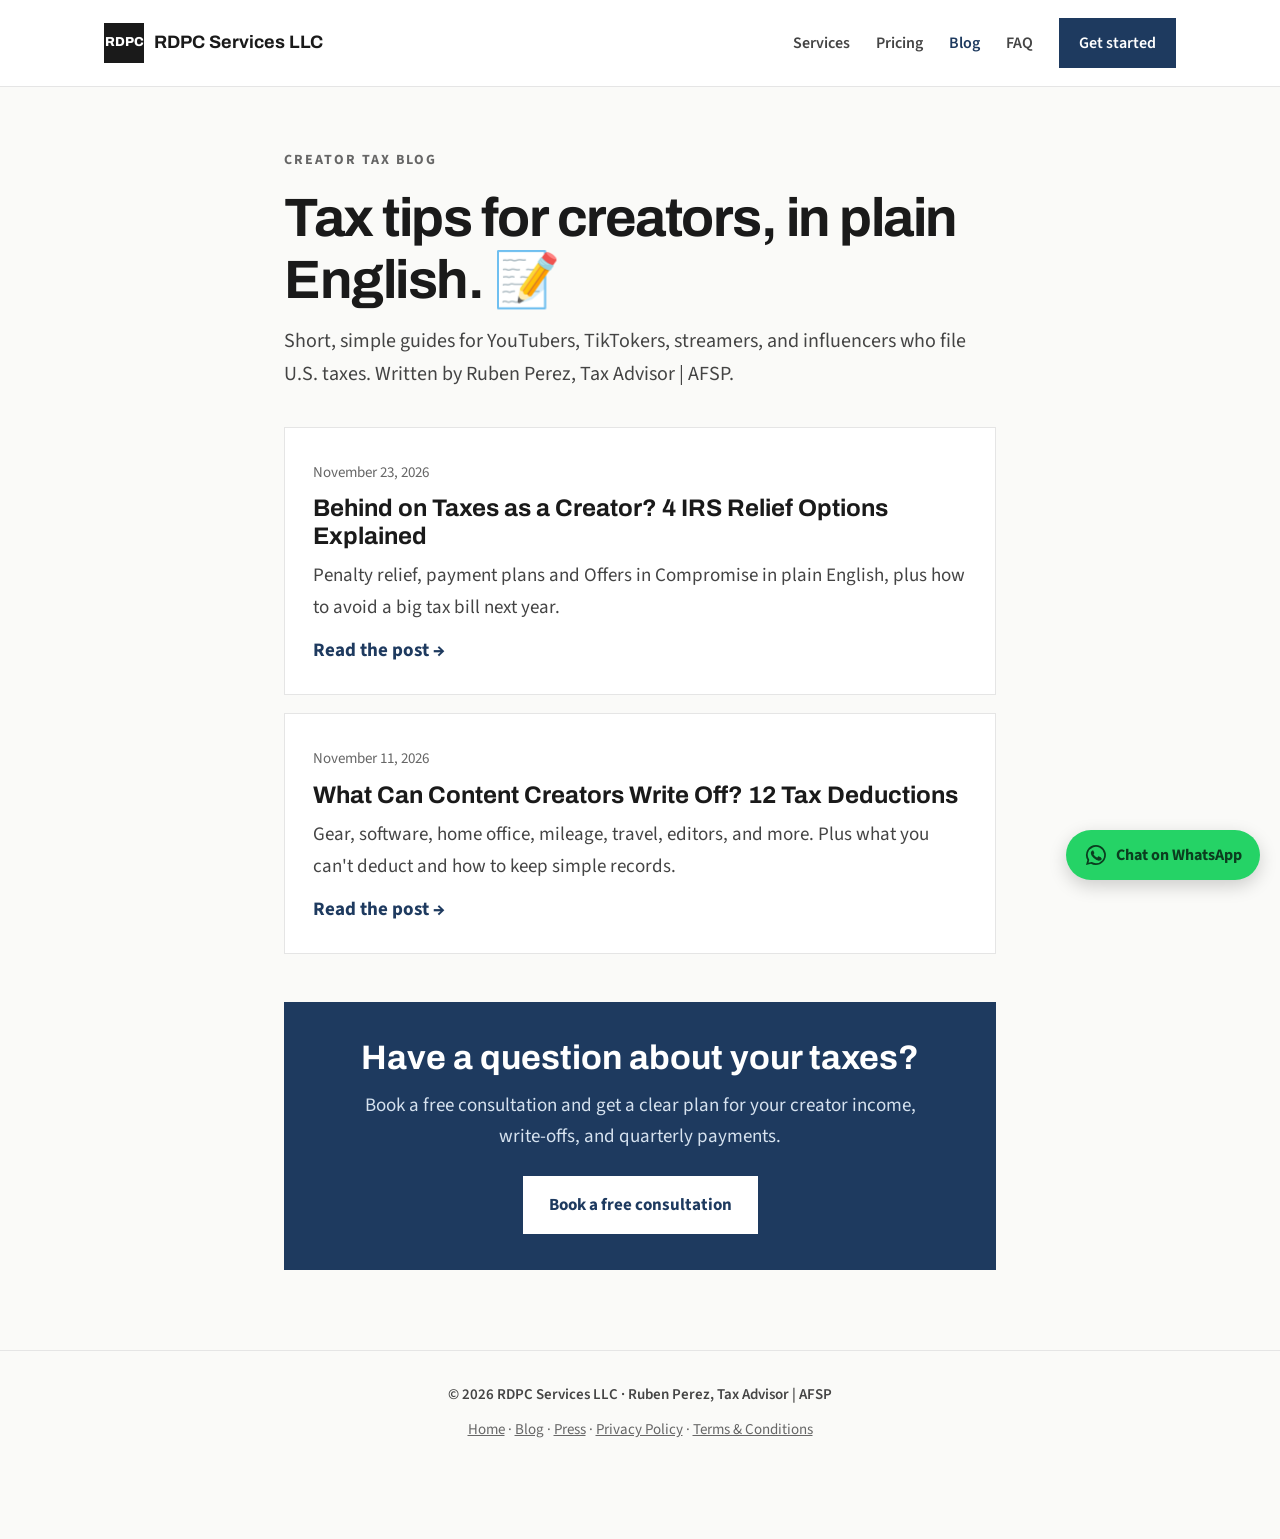
<file: blog/index.html>
<!doctype html>
<html lang="en-US">
<head>
<meta charset="utf-8">
<meta name="viewport" content="width=device-width, initial-scale=1">
<title>Creator Tax Blog: Tips for YouTubers &amp; Influencers | CreatorTaxPro</title>
<meta name="description" content="Plain-English tax tips for YouTubers, TikTokers, streamers, and influencers. Write-offs, quarterly taxes, 1099s, and more from Ruben Perez, Tax Advisor | AFSP.">
<link rel="canonical" href="https://creatortaxpro.com/blog/">
<meta name="robots" content="index, follow, max-image-preview:large">
<meta name="author" content="Ruben Perez">
<meta name="theme-color" content="#1E3A5F">
<meta property="og:type" content="website">
<meta property="og:site_name" content="RDPC Services LLC">
<meta property="og:title" content="Creator Tax Blog: Tips for YouTubers &amp; Influencers">
<meta property="og:description" content="Plain-English tax tips for creators: write-offs, quarterly taxes, 1099s, and more.">
<meta property="og:url" content="https://creatortaxpro.com/blog/">
<meta property="og:image" content="https://creatortaxpro.com/og-image.jpg">
<meta property="og:image:width" content="1200">
<meta property="og:image:height" content="630">
<meta property="og:locale" content="en_US">
<meta name="twitter:card" content="summary_large_image">
<meta name="twitter:title" content="Creator Tax Blog: Tips for YouTubers &amp; Influencers">
<meta name="twitter:description" content="Plain-English tax tips for creators: write-offs, quarterly taxes, 1099s, and more.">
<meta name="twitter:image" content="https://creatortaxpro.com/og-image.jpg">
<link rel="icon" href="data:image/svg+xml,%3Csvg xmlns='http://www.w3.org/2000/svg' viewBox='0 0 64 64'%3E%3Crect width='64' height='64' fill='%231A1A1A'/%3E%3Ctext x='32' y='40' font-family='Arial' font-weight='700' font-size='18' fill='white' text-anchor='middle'%3ERDPC%3C/text%3E%3C/svg%3E">
<script type="application/ld+json">
{
 "@context": "https://schema.org",
 "@type": "Blog",
 "@id": "https://creatortaxpro.com/blog/#blog",
 "name": "Creator Tax Blog",
 "url": "https://creatortaxpro.com/blog/",
 "inLanguage": "en-US",
 "publisher": {"@id": "https://creatortaxpro.com/#business", "@type": "Organization", "name": "RDPC Services LLC"},
 "blogPost": [
  {
   "@type": "BlogPosting",
   "headline": "Behind on Taxes as a Creator? 4 IRS Relief Options Explained",
   "url": "https://creatortaxpro.com/blog/irs-tax-relief-for-content-creators/",
   "datePublished": "2026-11-23",
   "author": {"@type": "Person", "name": "Ruben Perez"}
  },
  {
   "@type": "BlogPosting",
   "headline": "What Can Content Creators Write Off? 12 Tax Deductions",
   "url": "https://creatortaxpro.com/blog/what-can-content-creators-write-off/",
   "datePublished": "2026-11-11",
   "author": {"@type": "Person", "name": "Ruben Perez"}
  }
 ]
}
</script>
<link rel="preconnect" href="https://fonts.googleapis.com">
<link rel="preconnect" href="https://fonts.gstatic.com" crossorigin>
<link rel="stylesheet" href="https://fonts.googleapis.com/css2?family=Archivo:wght@500;700;800&family=Source+Sans+3:wght@400;600;700&display=swap">
<link rel="stylesheet" href="/blog/blog.css">
<!-- Google Analytics 4 -->
<script async src="https://www.googletagmanager.com/gtag/js?id=G-LK899YWN09"></script>
<script>
window.dataLayer=window.dataLayer||[];function gtag(){dataLayer.push(arguments);}
gtag('js',new Date());gtag('config','G-LK899YWN09');
</script>
</head>
<body>

<header>
<nav>
<a class="brand" href="/"><span class="logo">RDPC</span><b>RDPC Services LLC</b></a>
<div class="navlinks">
<a href="/#services">Services</a>
<a href="/#pricing">Pricing</a>
<a href="/blog/" aria-current="page">Blog</a>
<a href="/#faq">FAQ</a>
<a class="btn" href="https://form.jotform.com/253648427878879" target="_blank" rel="noopener">Get started</a>
</div>
</nav>
</header>

<main>
<div class="wrap">
<div class="blog-head">
<span class="eyebrow">Creator Tax Blog</span>
<h1>Tax tips for creators, in plain English. 📝</h1>
<p>Short, simple guides for YouTubers, TikTokers, streamers, and influencers who file U.S. taxes. Written by Ruben Perez, Tax Advisor | AFSP.</p>
</div>

<!-- Newest post goes at the top. Copy one <a class="post-card"> block per post. -->
<a class="post-card" href="/blog/irs-tax-relief-for-content-creators/">
<time datetime="2026-11-23">November 23, 2026</time>
<h2>Behind on Taxes as a Creator? 4 IRS Relief Options Explained</h2>
<p>Penalty relief, payment plans and Offers in Compromise in plain English, plus how to avoid a big tax bill next year.</p>
<span class="more">Read the post →</span>
</a>
<a class="post-card" href="/blog/what-can-content-creators-write-off/">
<time datetime="2026-11-11">November 11, 2026</time>
<h2>What Can Content Creators Write Off? 12 Tax Deductions</h2>
<p>Gear, software, home office, mileage, travel, editors, and more. Plus what you can't deduct and how to keep simple records.</p>
<span class="more">Read the post →</span>
</a>

<div class="cta">
<h2>Have a question about your taxes?</h2>
<p>Book a free consultation and get a clear plan for your creator income, write-offs, and quarterly payments.</p>
<div class="btns"><a class="btn" href="https://form.jotform.com/253648427878879" target="_blank" rel="noopener">Book a free consultation</a></div>
</div>
</div>
</main>

<footer>
<div class="wrap">
<span class="foot-copy">© 2026 RDPC Services LLC · Ruben Perez, Tax Advisor | AFSP</span>
<span><a href="/">Home</a> · <a href="/blog/">Blog</a> · <a href="/press/">Press</a> · <a href="/privacy/">Privacy Policy</a> · <a href="/terms/">Terms &amp; Conditions</a></span>
</div>
</footer>

<a class="wa-float" href="https://wa.me/16466780527?text=Hi%20Ruben%2C%20I%27m%20a%20content%20creator%20and%20I%27d%20like%20help%20with%20my%20taxes." target="_blank" rel="noopener" aria-label="Chat with Ruben on WhatsApp"><svg viewBox="0 0 24 24" aria-hidden="true"><path fill="currentColor" d="M12 2a10 10 0 0 0-8.6 15.1L2 22l5-1.3A10 10 0 1 0 12 2zm0 18.2a8.2 8.2 0 0 1-4.2-1.1l-.3-.2-3 .8.8-2.9-.2-.3A8.2 8.2 0 1 1 12 20.2zm4.5-6.1c-.2-.1-1.5-.7-1.7-.8-.2-.1-.4-.1-.6.1l-.8 1c-.1.2-.3.2-.5.1a6.7 6.7 0 0 1-3.3-2.9c-.3-.4.2-.4.7-1.4.1-.2 0-.3 0-.4l-.8-1.8c-.2-.5-.4-.4-.6-.4h-.5a1 1 0 0 0-.7.3 3 3 0 0 0-.9 2.2 5.2 5.2 0 0 0 1.1 2.8 11.9 11.9 0 0 0 4.6 4c1.7.7 2.4.8 3.2.7.5-.1 1.5-.6 1.8-1.2.2-.6.2-1.1.1-1.2l-.4-.2z"/></svg><span>Chat on WhatsApp</span></a>
</body>
</html>
</file>
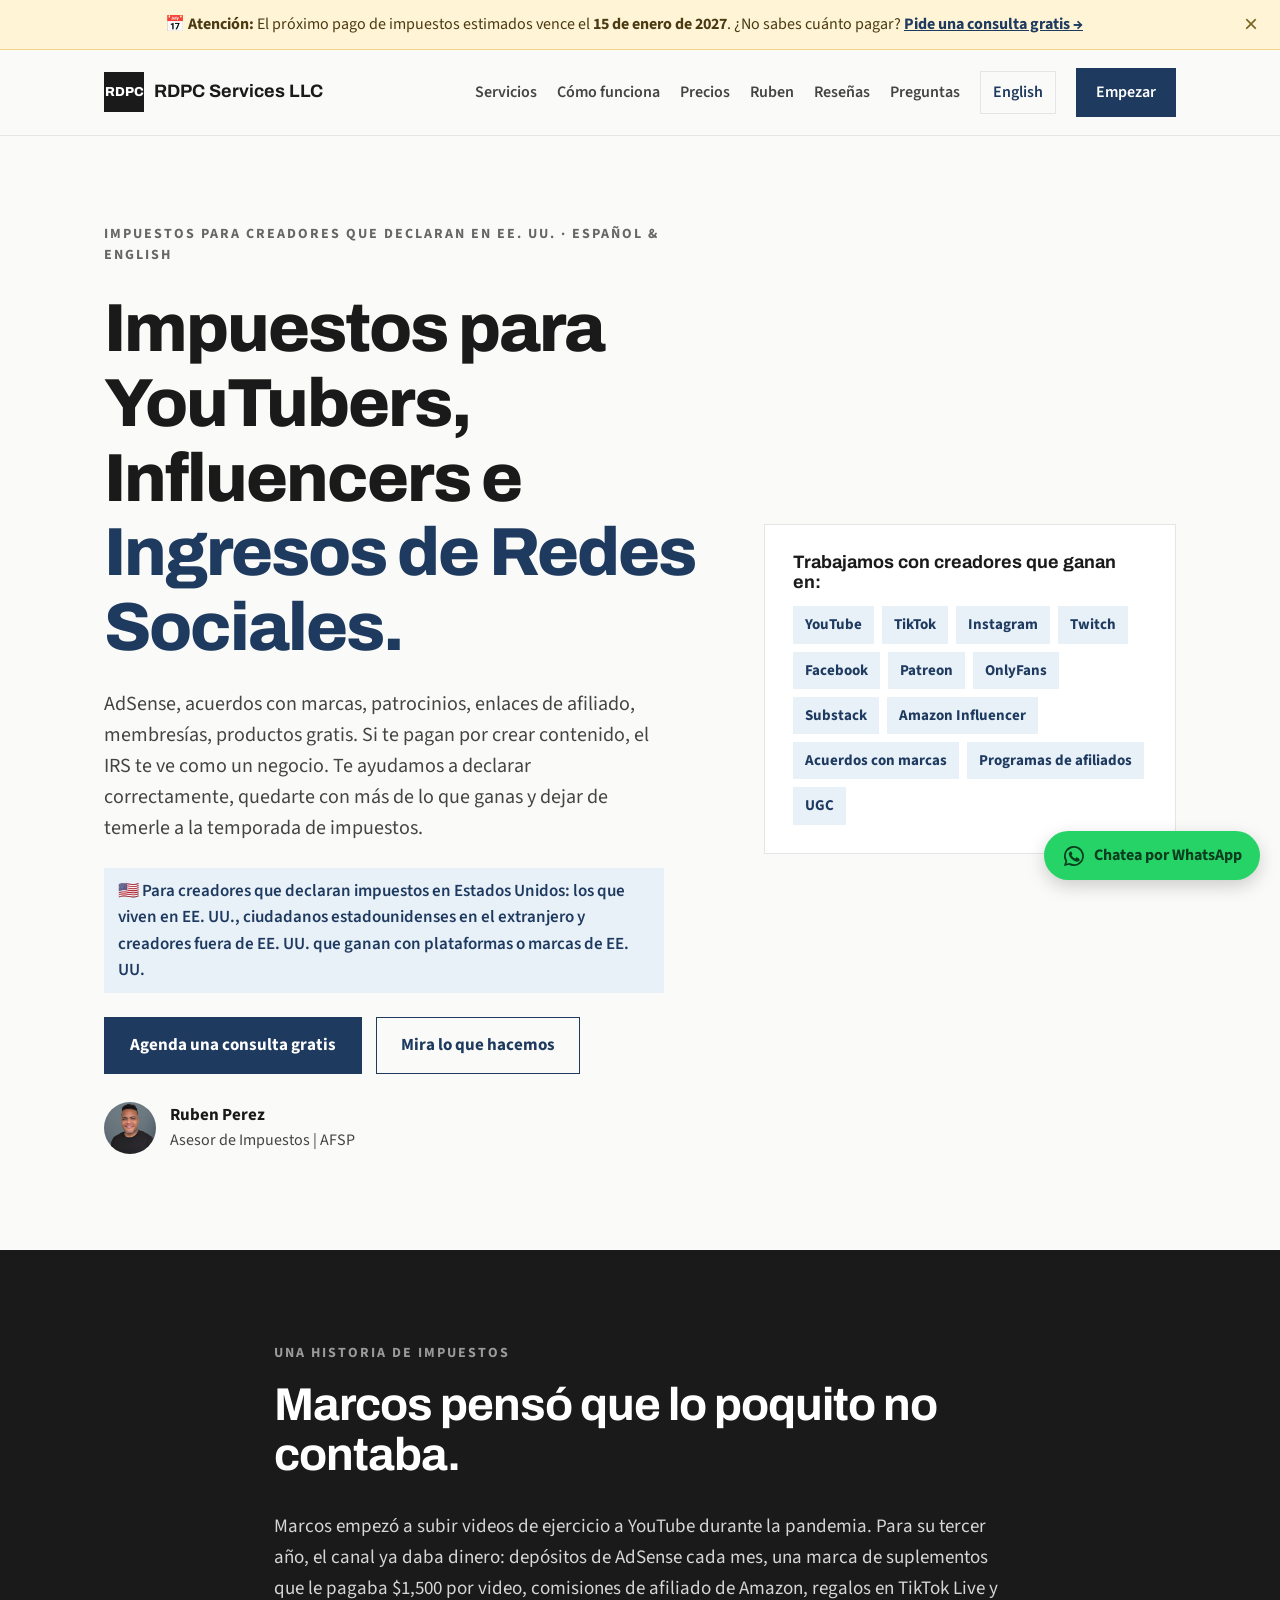
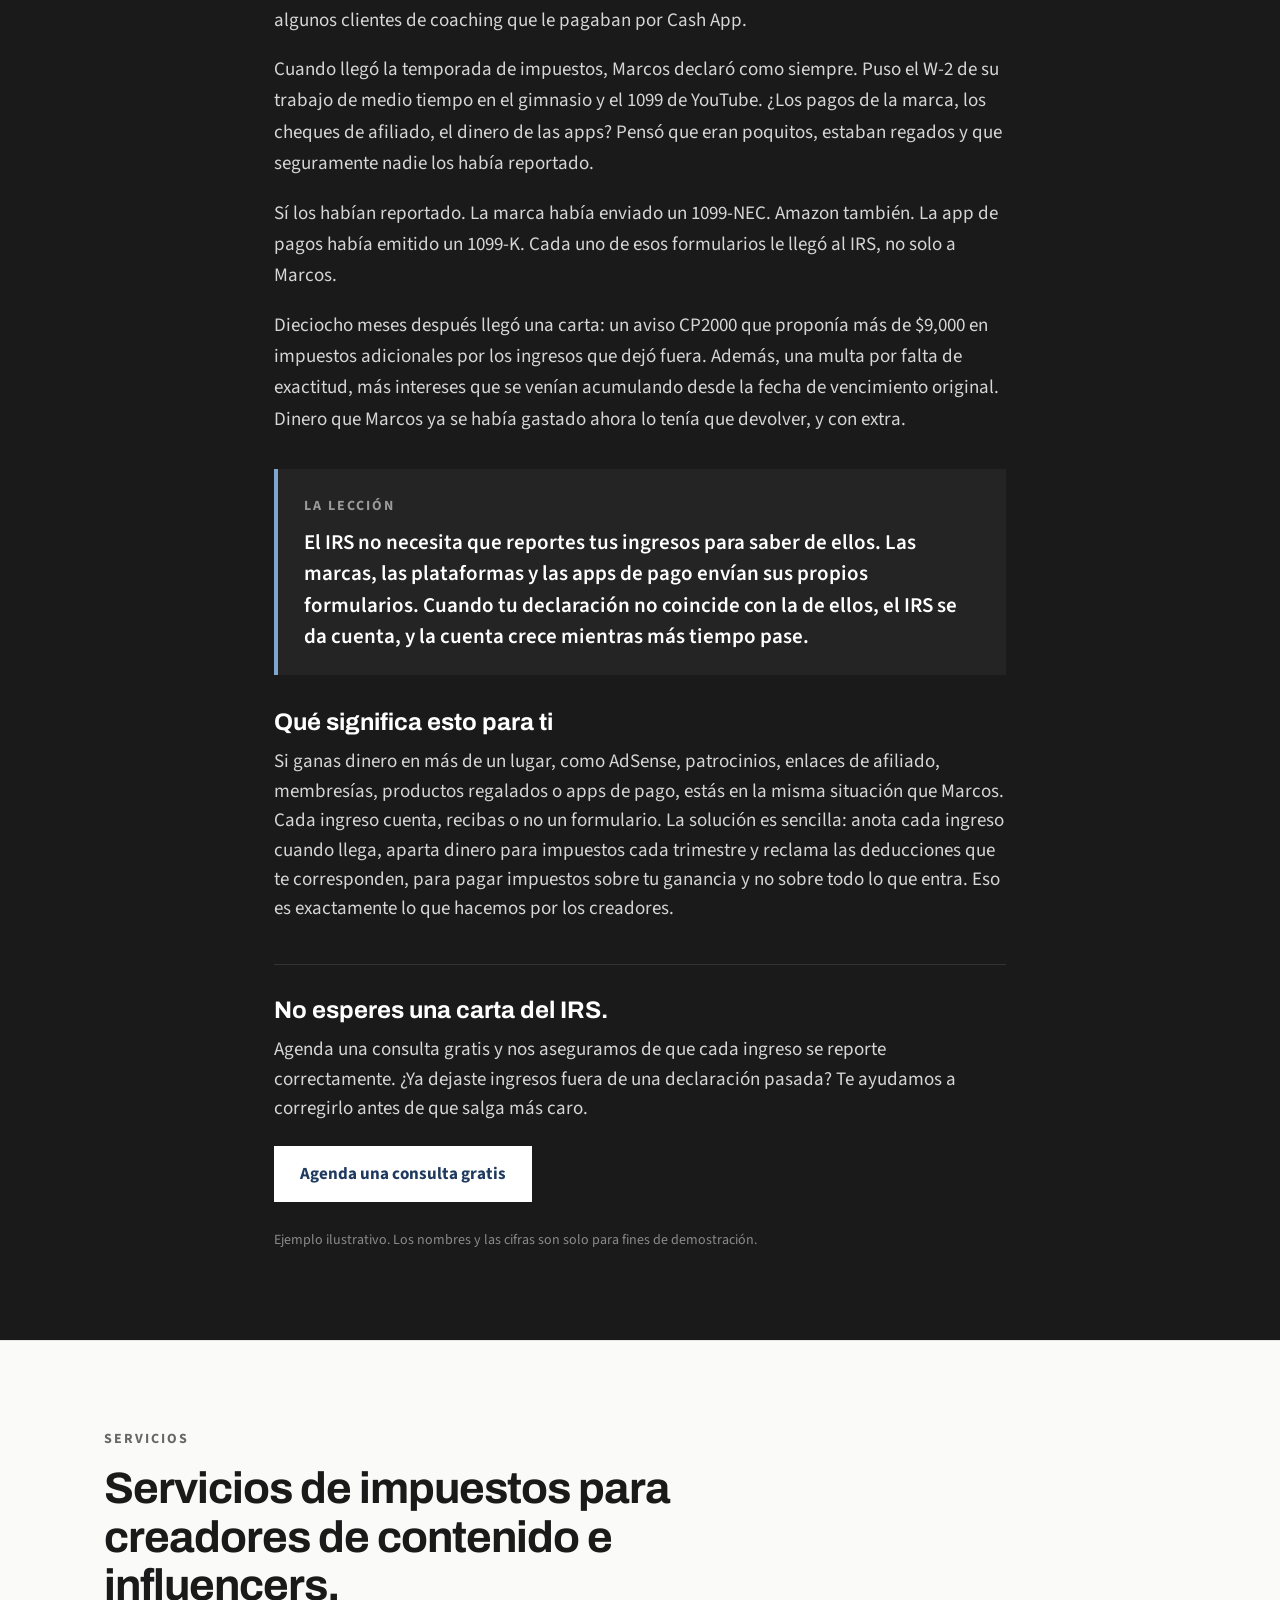
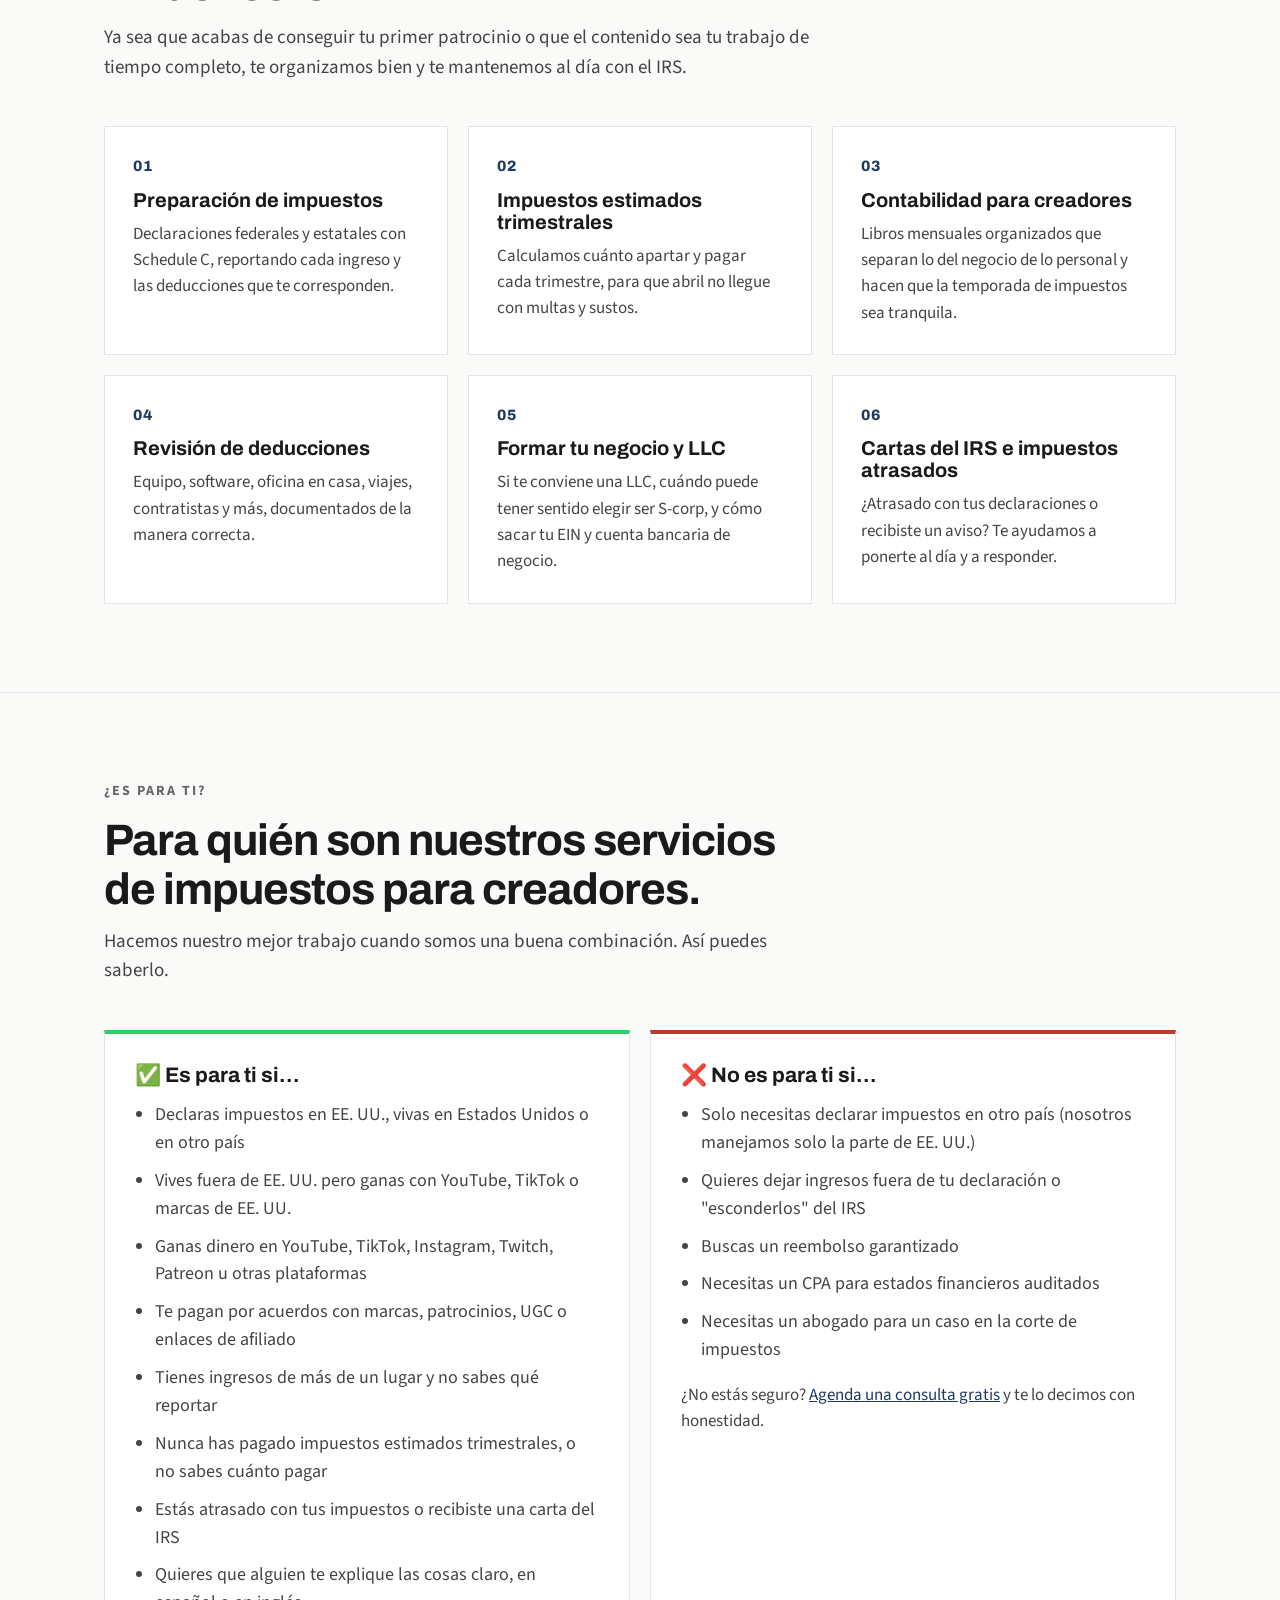
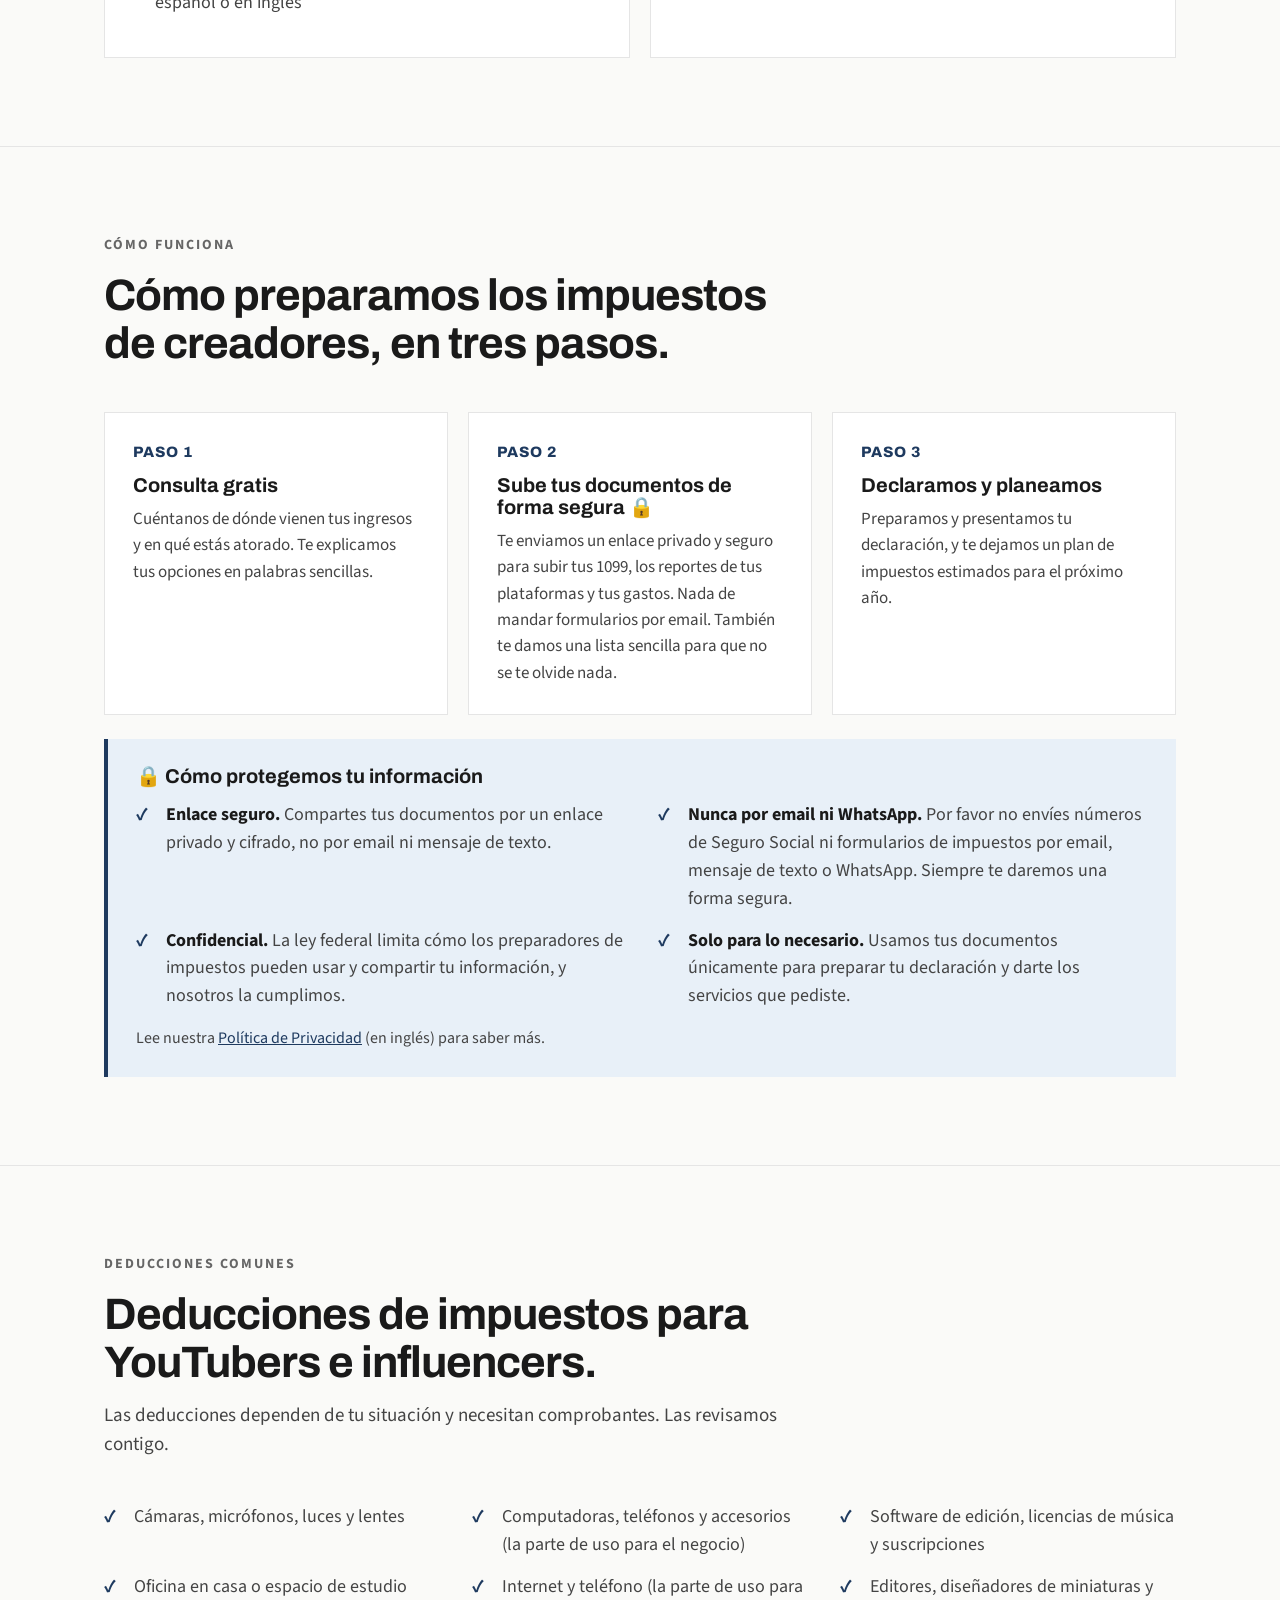
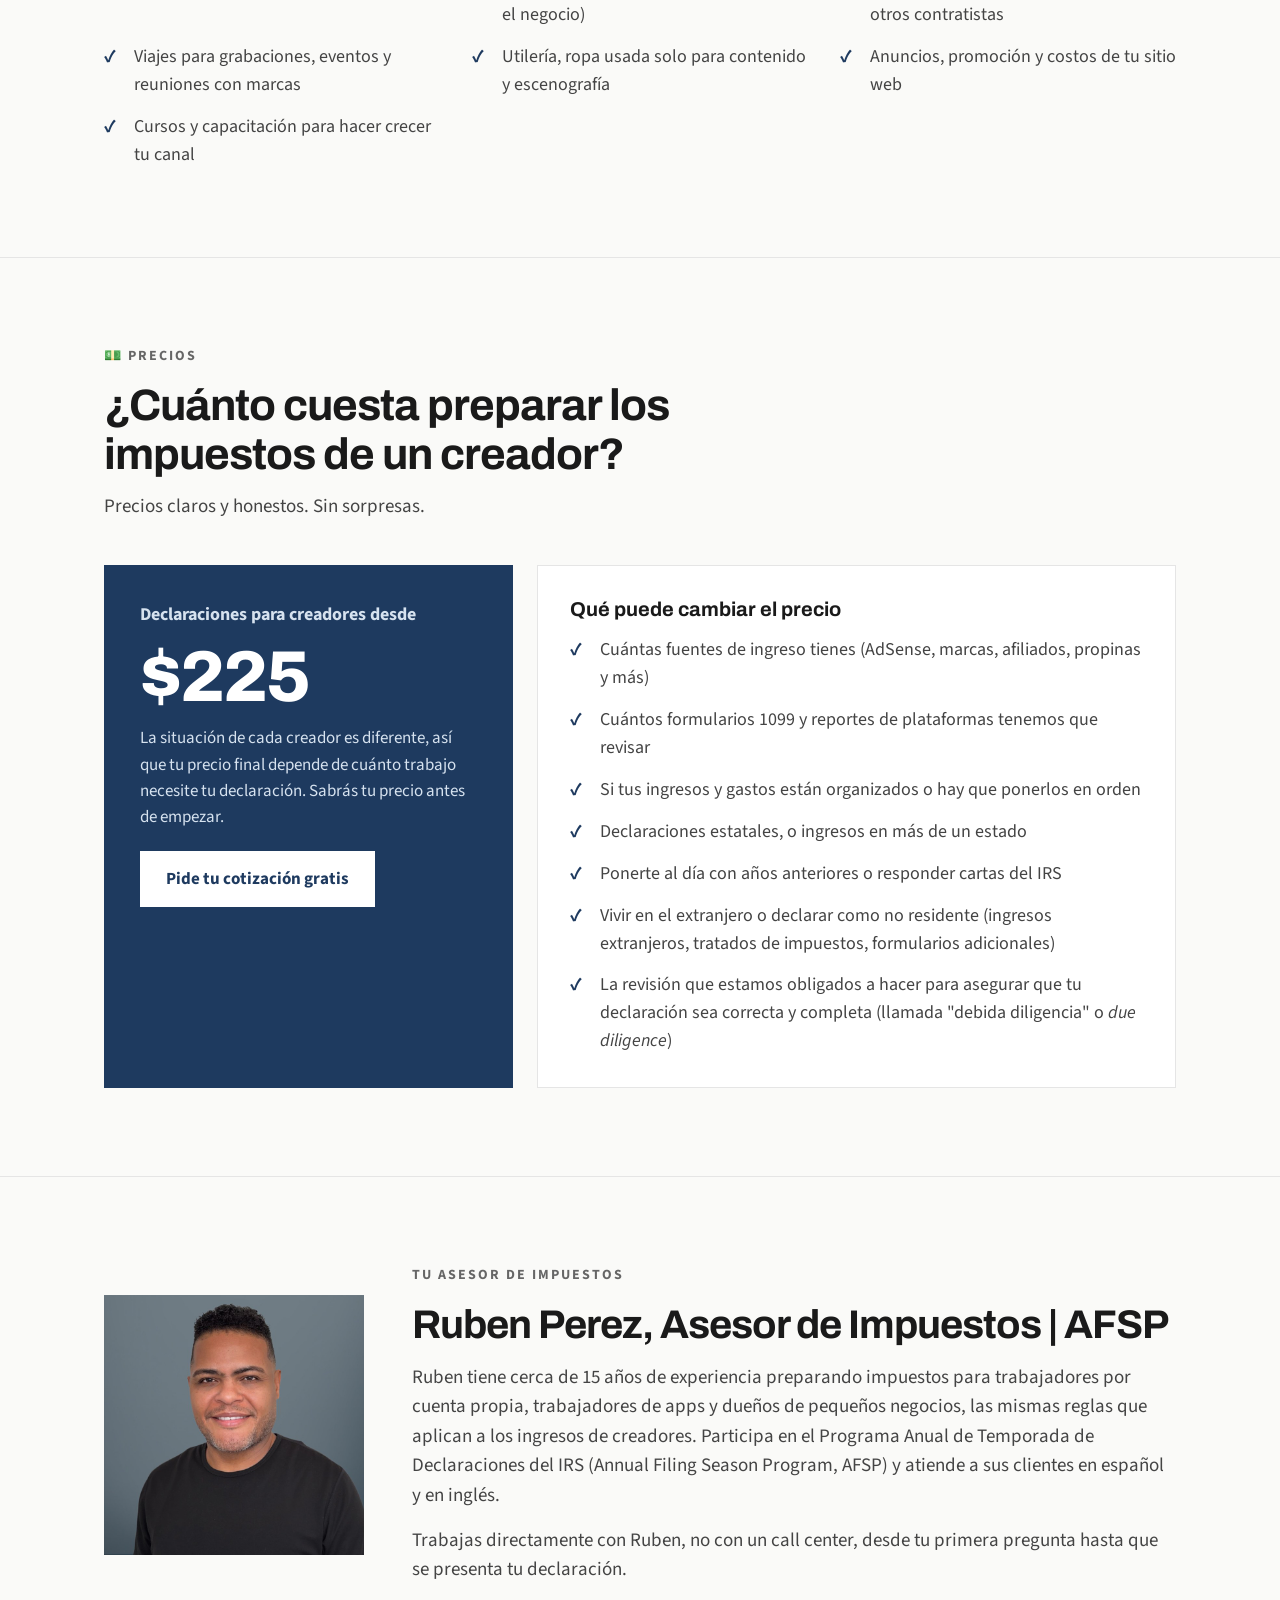
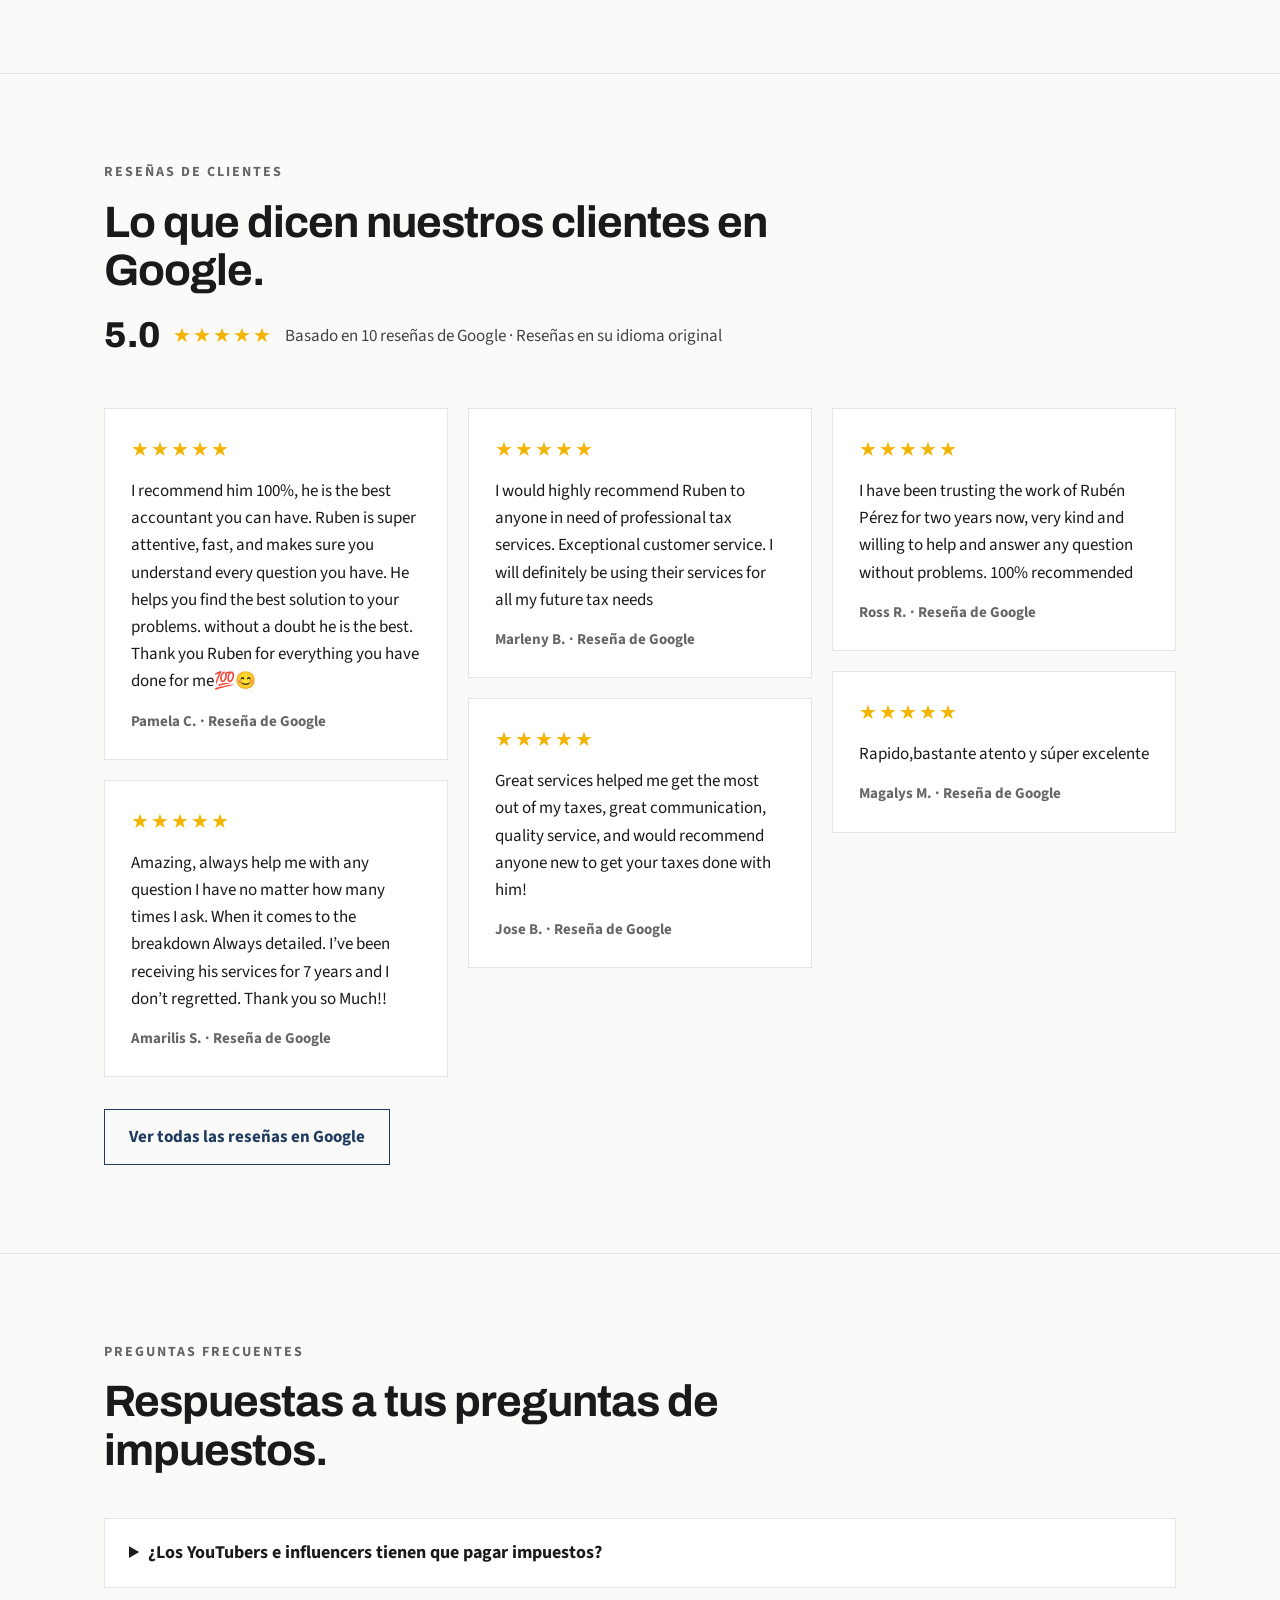
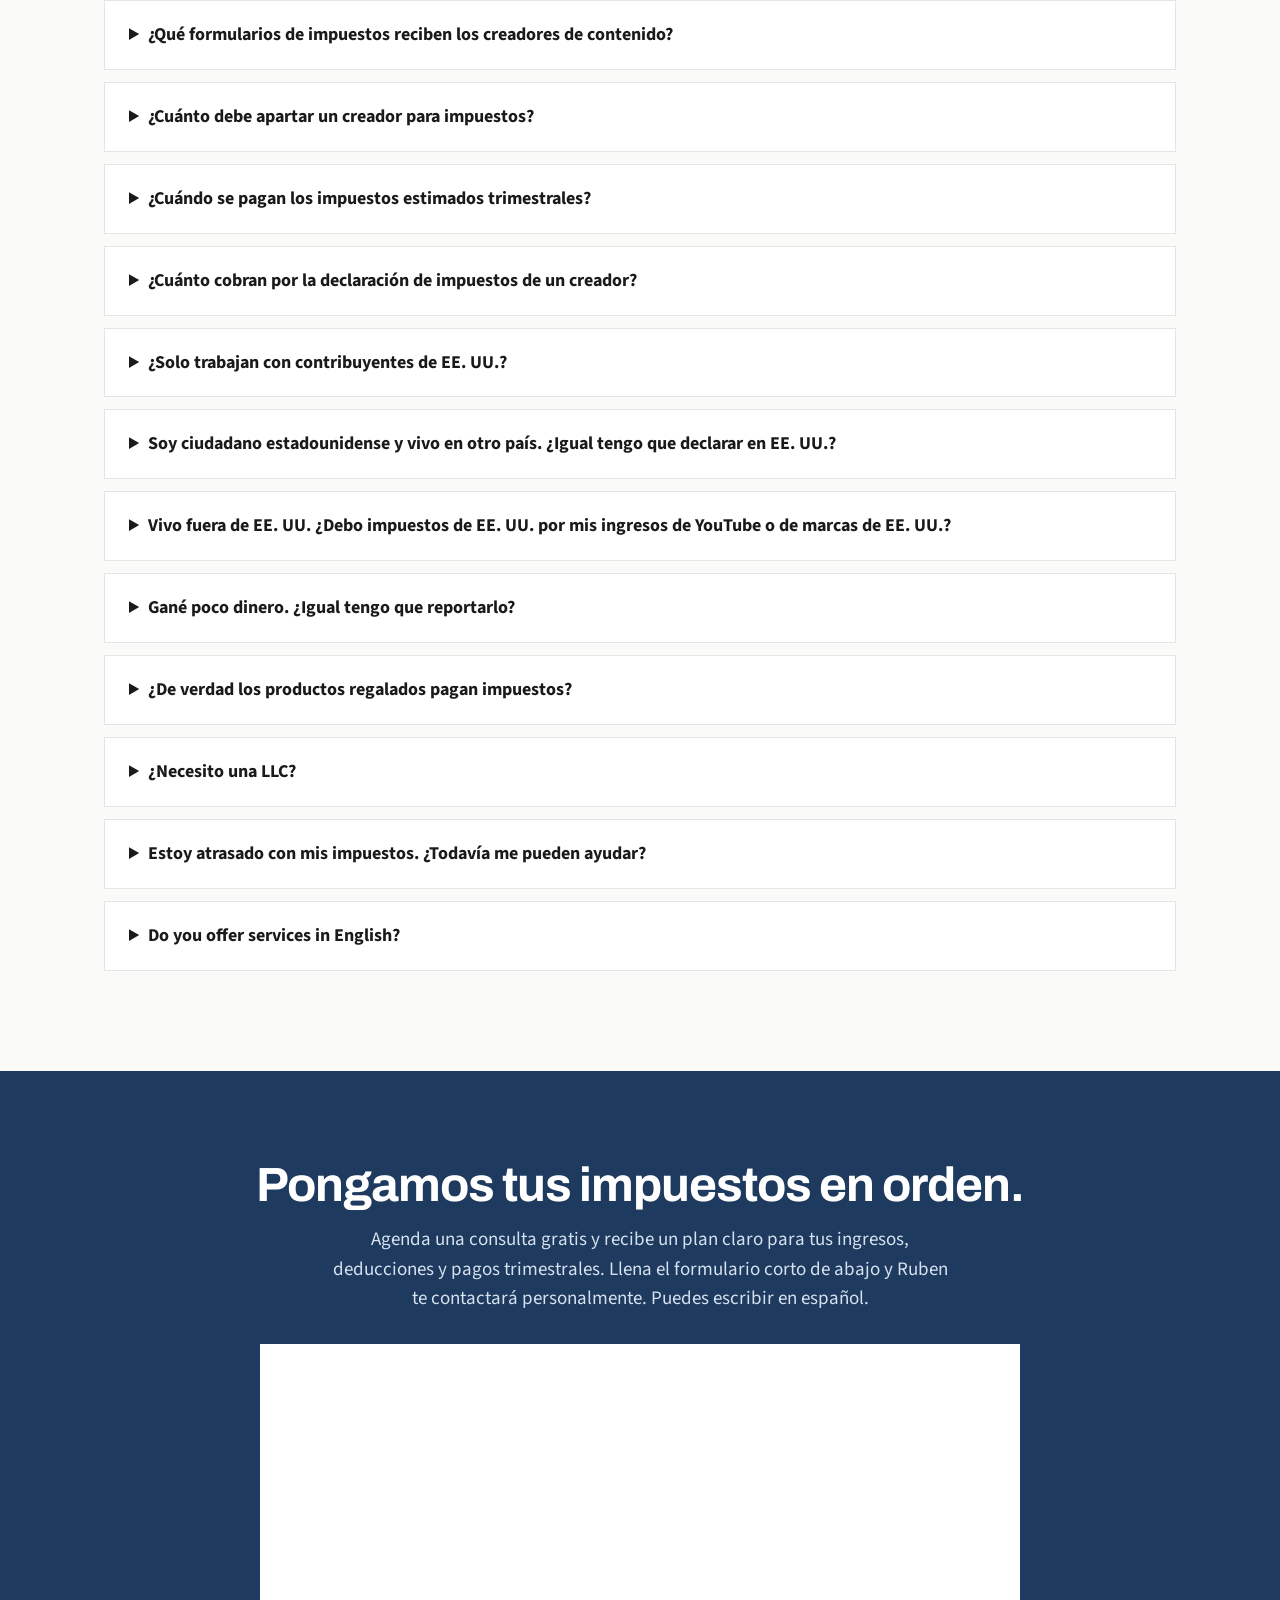
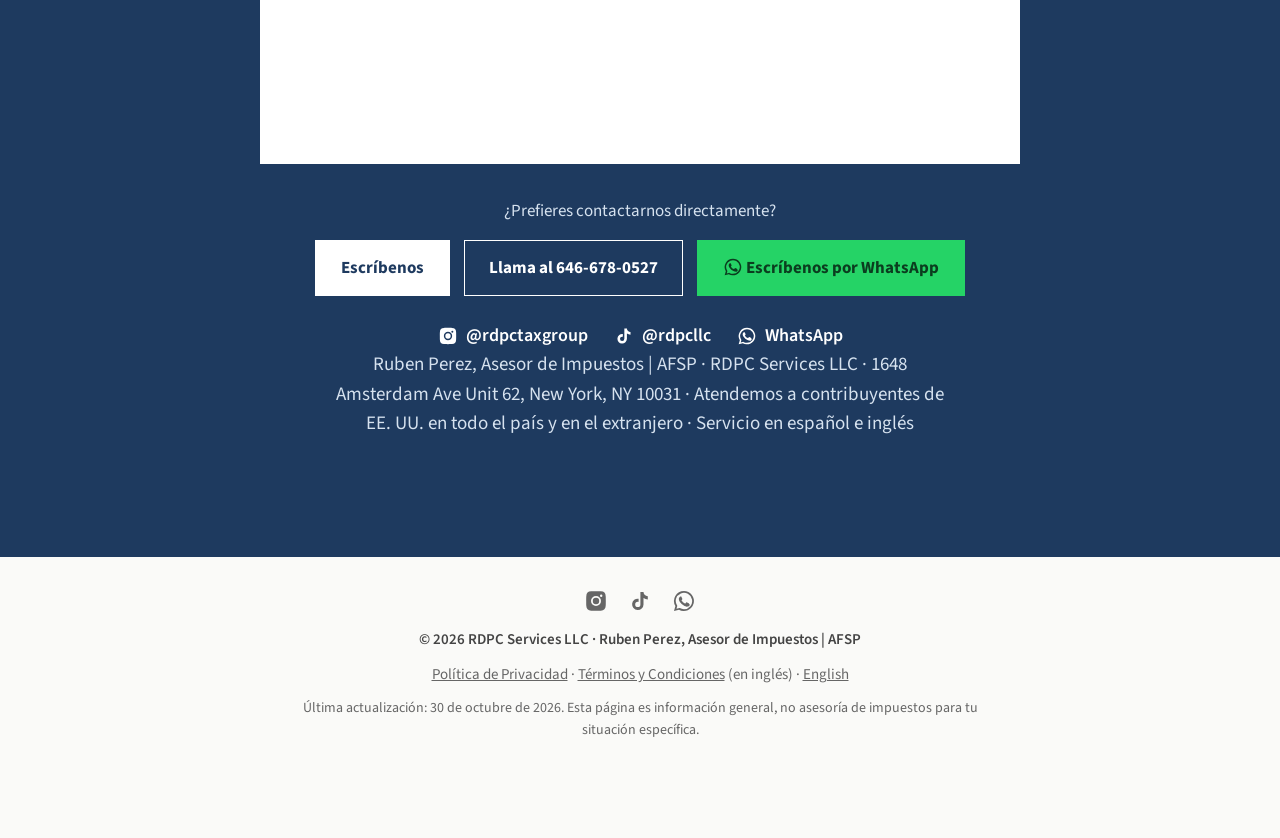
<file: es/index.html>
<!doctype html>
<html lang="es-US">
<head>
<meta charset="utf-8">
<meta name="viewport" content="width=device-width, initial-scale=1">
<title>Impuestos para YouTubers, Influencers e Ingresos de Redes Sociales | RDPC Services LLC</title>
<meta name="description" content="Impuestos de EE. UU., pagos estimados y contabilidad para YouTubers, influencers y streamers. Asesor bilingüe Ruben Perez, AFSP. Consulta gratis.">
<link rel="canonical" href="https://creatortaxpro.com/es/">
<link rel="alternate" hreflang="en-US" href="https://creatortaxpro.com/">
<link rel="alternate" hreflang="es-US" href="https://creatortaxpro.com/es/">
<link rel="alternate" hreflang="x-default" href="https://creatortaxpro.com/">
<meta name="robots" content="index, follow, max-image-preview:large">
<meta name="author" content="Ruben Perez">
<meta name="theme-color" content="#1E3A5F">
<meta property="og:type" content="website">
<meta property="og:site_name" content="RDPC Services LLC">
<meta property="og:title" content="Impuestos para YouTubers, Influencers e Ingresos de Redes Sociales">
<meta property="og:description" content="Impuestos, pagos estimados y contabilidad para creadores que ganan con AdSense, marcas, afiliados y más. En español y en inglés.">
<meta property="og:url" content="https://creatortaxpro.com/es/">
<meta property="og:image" content="https://creatortaxpro.com/og-image-es.jpg">
<meta property="og:image:secure_url" content="https://creatortaxpro.com/og-image-es.jpg">
<meta property="og:image:type" content="image/jpeg">
<meta property="og:image:width" content="1200">
<meta property="og:image:height" content="630">
<meta property="og:image:alt" content="Impuestos para YouTubers, Influencers e Ingresos de Redes Sociales. Ruben Perez, Asesor de Impuestos | AFSP. Consulta gratis.">
<meta property="og:locale" content="es_US">
<meta property="og:locale:alternate" content="en_US">
<meta name="twitter:card" content="summary_large_image">
<meta name="twitter:title" content="Impuestos para YouTubers, Influencers e Ingresos de Redes Sociales">
<meta name="twitter:description" content="Impuestos, pagos estimados y contabilidad para creadores. En español y en inglés. Consulta gratis.">
<meta name="twitter:image" content="https://creatortaxpro.com/og-image-es.jpg">
<link rel="icon" href="data:image/svg+xml,%3Csvg xmlns='http://www.w3.org/2000/svg' viewBox='0 0 64 64'%3E%3Crect width='64' height='64' fill='%231A1A1A'/%3E%3Ctext x='32' y='40' font-family='Arial' font-weight='700' font-size='18' fill='white' text-anchor='middle'%3ERDPC%3C/text%3E%3C/svg%3E">
<script type="application/ld+json">
{
 "@context": "https://schema.org",
 "@graph": [
  {
   "@type": "WebPage",
   "@id": "https://creatortaxpro.com/es/#webpage",
   "url": "https://creatortaxpro.com/es/",
   "name": "Impuestos para YouTubers, Influencers e Ingresos de Redes Sociales",
   "inLanguage": "es-US",
   "about": {
    "@id": "https://creatortaxpro.com/#business"
   },
   "author": {
    "@id": "https://creatortaxpro.com/#ruben"
   },
   "dateModified": "2026-10-30"
  },
  {
   "@type": "AccountingService",
   "@id": "https://creatortaxpro.com/#business",
   "name": "RDPC Services LLC",
   "description": "Preparación de impuestos de EE. UU., impuestos estimados trimestrales y contabilidad para YouTubers, influencers y creadores que declaran en EE. UU.: residentes, ciudadanos en el extranjero y creadores fuera de EE. UU. con ingresos de EE. UU. Servicio en español e inglés.",
   "url": "https://creatortaxpro.com/",
   "telephone": "+1-646-678-0527",
   "email": "ruben@rdpcllc.com",
   "image": "https://creatortaxpro.com/ruben-headshot.jpg",
   "address": {
    "@type": "PostalAddress",
    "streetAddress": "1648 Amsterdam Ave Unit 62",
    "addressLocality": "New York",
    "addressRegion": "NY",
    "postalCode": "10031",
    "addressCountry": "US"
   },
   "areaServed": {
    "@type": "Country",
    "name": "United States"
   },
   "knowsLanguage": [
    "en",
    "es"
   ],
   "founder": {
    "@id": "https://creatortaxpro.com/#ruben"
   },
   "sameAs": [
    "https://www.google.com/maps/place/Ruben+Perez+Business+Services/data=!4m8!3m7!1s0x89c2f38544ffe381:0xa95d582eb784bc!8m2!3d42.7462195!4d-75.7700406!9m1!1b1!16s%2Fg%2F11bzv51t5f",
    "https://www.instagram.com/rdpctaxgroup/",
    "https://www.tiktok.com/@rdpcllc"
   ],
   "hasOfferCatalog": {
    "@type": "OfferCatalog",
    "name": "Servicios de impuestos para creadores",
    "itemListElement": [
     {
      "@type": "Offer",
      "itemOffered": {
       "@type": "Service",
       "name": "Preparación de impuestos para creadores de contenido"
      },
      "priceSpecification": {
       "@type": "PriceSpecification",
       "minPrice": 225,
       "priceCurrency": "USD"
      }
     },
     {
      "@type": "Offer",
      "itemOffered": {
       "@type": "Service",
       "name": "Planificación de impuestos estimados trimestrales"
      }
     },
     {
      "@type": "Offer",
      "itemOffered": {
       "@type": "Service",
       "name": "Contabilidad para creadores"
      }
     },
     {
      "@type": "Offer",
      "itemOffered": {
       "@type": "Service",
       "name": "Revisión de deducciones"
      }
     },
     {
      "@type": "Offer",
      "itemOffered": {
       "@type": "Service",
       "name": "Formación de negocio y asesoría de LLC"
      }
     },
     {
      "@type": "Offer",
      "itemOffered": {
       "@type": "Service",
       "name": "Cartas del IRS e impuestos atrasados"
      }
     }
    ]
   },
   "priceRange": "Desde $225"
  },
  {
   "@type": "Person",
   "@id": "https://creatortaxpro.com/#ruben",
   "name": "Ruben Perez",
   "jobTitle": "Asesor de Impuestos",
   "worksFor": {
    "@id": "https://creatortaxpro.com/#business"
   },
   "image": "https://creatortaxpro.com/ruben-headshot.jpg",
   "knowsLanguage": [
    "en",
    "es"
   ],
   "hasCredential": {
    "@type": "EducationalOccupationalCredential",
    "name": "IRS Annual Filing Season Program (AFSP)",
    "credentialCategory": "Annual Filing Season Program",
    "recognizedBy": {
     "@type": "GovernmentOrganization",
     "name": "Internal Revenue Service"
    }
   }
  },
  {
   "@type": "FAQPage",
   "@id": "https://creatortaxpro.com/es/#faq",
   "mainEntity": [
    {
     "@type": "Question",
     "name": "¿Los YouTubers e influencers tienen que pagar impuestos?",
     "acceptedAnswer": {
      "@type": "Answer",
      "text": "Sí. Los ingresos de AdSense, patrocinios, acuerdos con marcas, enlaces de afiliado, membresías, propinas y productos regalados pagan impuestos. La mayoría de los creadores los reportan como ingresos de trabajo por cuenta propia en el Schedule C y pagan tanto el impuesto sobre la renta como el impuesto de trabajo por cuenta propia (self-employment tax)."
     }
    },
    {
     "@type": "Question",
     "name": "¿Qué formularios de impuestos reciben los creadores de contenido?",
     "acceptedAnswer": {
      "@type": "Answer",
      "text": "Los más comunes son el 1099-NEC de las marcas que te pagaron, el 1099-MISC de algunas plataformas y el 1099-K de apps de pago y plataformas. Tienes que reportar todos tus ingresos, aunque nunca recibas un formulario."
     }
    },
    {
     "@type": "Question",
     "name": "¿Cuánto debe apartar un creador para impuestos?",
     "acceptedAnswer": {
      "@type": "Answer",
      "text": "Muchos creadores apartan entre el 25% y el 30% de su ingreso neto para impuestos federales, estatales y de trabajo por cuenta propia. La cantidad correcta depende de tus ingresos, tus deducciones y tu estado, así que nosotros calculamos tu número real."
     }
    },
    {
     "@type": "Question",
     "name": "¿Cuándo se pagan los impuestos estimados trimestrales?",
     "acceptedAnswer": {
      "@type": "Answer",
      "text": "Los pagos federales de impuestos estimados generalmente vencen el 15 de abril, el 15 de junio, el 15 de septiembre y el 15 de enero del año siguiente. Si la fecha cae en fin de semana o día feriado, el plazo pasa al siguiente día hábil."
     }
    },
    {
     "@type": "Question",
     "name": "¿Cuánto cobran por la declaración de impuestos de un creador?",
     "acceptedAnswer": {
      "@type": "Answer",
      "text": "Las declaraciones de impuestos para creadores empiezan desde $225. El precio final depende de cuántas fuentes de ingreso y formularios tengas, qué tan organizados estén tus registros, si necesitas declaraciones estatales y la revisión necesaria para asegurar que tu declaración sea correcta. Sabrás tu precio antes de empezar."
     }
    },
    {
     "@type": "Question",
     "name": "¿Solo trabajan con contribuyentes de EE. UU.?",
     "acceptedAnswer": {
      "@type": "Answer",
      "text": "Sí. Preparamos declaraciones de impuestos federales y estatales de EE. UU. Eso incluye a creadores que viven en Estados Unidos, ciudadanos estadounidenses y residentes permanentes que viven en el extranjero, y creadores fuera de EE. UU. que tienen ingresos de EE. UU. No preparamos declaraciones de impuestos de otros países."
     }
    },
    {
     "@type": "Question",
     "name": "Soy ciudadano estadounidense y vivo en otro país. ¿Igual tengo que declarar en EE. UU.?",
     "acceptedAnswer": {
      "@type": "Answer",
      "text": "Generalmente sí. Los ciudadanos estadounidenses y residentes permanentes (green card) normalmente deben presentar una declaración de EE. UU. y reportar sus ingresos de todo el mundo, aunque vivan en el extranjero. Reglas como la exclusión de ingresos ganados en el extranjero o el crédito por impuestos extranjeros pueden bajar o eliminar el impuesto de EE. UU., y algunas personas también deben reportar cuentas bancarias en el extranjero. Te ayudamos a ver qué aplica en tu caso."
     }
    },
    {
     "@type": "Question",
     "name": "Vivo fuera de EE. UU. ¿Debo impuestos de EE. UU. por mis ingresos de YouTube o de marcas de EE. UU.?",
     "acceptedAnswer": {
      "@type": "Answer",
      "text": "Puede ser. Plataformas como YouTube pueden retener impuestos de EE. UU. sobre lo que ganas con espectadores de Estados Unidos, y las marcas de EE. UU. pueden reportar lo que te pagaron. Según el tratado de impuestos de tu país, podrías bajar esa retención o recuperar parte presentando una declaración de no residente de EE. UU. (Formulario 1040-NR). Podemos revisar tu caso."
     }
    },
    {
     "@type": "Question",
     "name": "Gané poco dinero. ¿Igual tengo que reportarlo?",
     "acceptedAnswer": {
      "@type": "Answer",
      "text": "Todos los ingresos se deben reportar, recibas o no un 1099. Si tus ganancias netas por trabajo por cuenta propia son de $400 o más, generalmente debes pagar el impuesto de trabajo por cuenta propia y presentar una declaración."
     }
    },
    {
     "@type": "Question",
     "name": "¿De verdad los productos regalados pagan impuestos?",
     "acceptedAnswer": {
      "@type": "Answer",
      "text": "Los productos o servicios que recibes a cambio de contenido o promoción generalmente se consideran ingresos por su valor justo de mercado. Te ayudamos a ver qué aplica en tu caso."
     }
    },
    {
     "@type": "Question",
     "name": "¿Necesito una LLC?",
     "acceptedAnswer": {
      "@type": "Answer",
      "text": "No necesariamente. Una LLC puede darte protección legal, pero por sí sola no cambia tus impuestos. Revisamos contigo si te conviene una LLC, o elegir ser S-corp, según tu nivel de ingresos."
     }
    },
    {
     "@type": "Question",
     "name": "Estoy atrasado con mis impuestos. ¿Todavía me pueden ayudar?",
     "acceptedAnswer": {
      "@type": "Answer",
      "text": "Sí. Ayudamos a creadores a presentar declaraciones de años anteriores y a responder cartas del IRS."
     }
    },
    {
     "@type": "Question",
     "name": "Do you offer services in English?",
     "acceptedAnswer": {
      "@type": "Answer",
      "text": "Yes. We work with clients in both English and Spanish. See our English page at creatortaxpro.com."
     }
    }
   ]
  }
 ]
}
</script>
<link rel="preconnect" href="https://fonts.googleapis.com">
<link rel="preconnect" href="https://fonts.gstatic.com" crossorigin>
<link rel="stylesheet" href="https://fonts.googleapis.com/css2?family=Archivo:wght@500;700;800&family=Source+Sans+3:wght@400;600;700&display=swap">
<style>
:root{--ink:#1A1A1A;--muted:#444;--soft:#666;--line:#E5E5E5;--bg:#FAFAF8;--navy:#1E3A5F;--navy-dark:#142843;--accent:#E8F0F8}
*{box-sizing:border-box}
html{scroll-behavior:smooth}
body{margin:0;background:var(--bg);color:var(--ink);font-family:'Source Sans 3',sans-serif;font-size:18px;line-height:1.55}
a{color:var(--navy)}a:hover{color:var(--navy-dark)}
h1,h2,h3{font-family:'Archivo',sans-serif;margin:0;line-height:1.1}
.wrap{max-width:1120px;margin:0 auto;padding:0 24px}
.btn{display:inline-block;background:var(--navy);color:#fff;text-decoration:none;font-weight:700;padding:15px 26px;font-size:17px}
.btn:hover{background:var(--navy-dark);color:#fff}
.btn-ghost{background:transparent;color:var(--navy);border:1.5px solid var(--navy);padding:13.5px 24px}
.btn-ghost:hover{background:var(--accent);color:var(--navy)}
.eyebrow{font-size:14px;font-weight:700;letter-spacing:2px;text-transform:uppercase;color:var(--soft)}
header{border-bottom:1px solid var(--line)}
nav{display:flex;flex-wrap:wrap;align-items:center;justify-content:space-between;gap:16px;padding:18px 0}
.brand{display:flex;align-items:center;gap:10px;text-decoration:none;color:var(--ink)}
.logo{width:40px;height:40px;background:var(--ink);color:#fff;display:flex;align-items:center;justify-content:center;font-family:'Archivo',sans-serif;font-weight:800;font-size:13px}
.brand b{font-family:'Archivo',sans-serif;font-size:18px}
.navlinks{display:flex;flex-wrap:wrap;align-items:center;gap:8px 28px}
.navlinks a{color:var(--muted);text-decoration:none;font-weight:600;font-size:16px}
.navlinks a.btn{color:#fff;padding:12px 20px;font-size:16px}
.hero{padding:88px 24px 96px;display:flex;flex-wrap:wrap;gap:48px;align-items:center}
.hero-copy{flex:1 1 520px;display:flex;flex-direction:column;gap:24px}
.hero h1{font-weight:800;font-size:clamp(40px,5.6vw,68px);letter-spacing:-2px}
.hero h1 span{color:var(--navy)}
.hero p{margin:0;font-size:20px;color:var(--muted);max-width:560px}
.ctas{display:flex;flex-wrap:wrap;gap:14px}
.hero-card{flex:1 1 320px;background:#fff;border:1px solid var(--line);padding:28px}
.hero-card h3{font-size:18px;margin-bottom:14px}
.chips{display:flex;flex-wrap:wrap;gap:8px}
.chip{background:var(--accent);color:var(--navy);font-weight:700;font-size:15px;padding:7px 12px}
section{padding:88px 0;border-top:1px solid var(--line)}
.section-head{max-width:720px;margin-bottom:44px;display:flex;flex-direction:column;gap:14px}
.section-head h2{font-size:clamp(30px,3.6vw,44px);letter-spacing:-1px}
.section-head p{margin:0;color:var(--muted);font-size:19px}
.grid{display:grid;grid-template-columns:repeat(auto-fit,minmax(260px,1fr));gap:20px}
.card{background:#fff;border:1px solid var(--line);padding:28px;display:flex;flex-direction:column;gap:10px}
.card h3{font-size:20px}
.card p{margin:0;color:var(--muted);font-size:17px}
.num{font-family:'Archivo',sans-serif;font-weight:800;font-size:15px;color:var(--navy);letter-spacing:1px}
.dark{background:var(--ink);color:#fff;border-top:none}
.dark .section-head p,.dark .card p{color:#C9C9C9}
.dark .card{background:#242424;border-color:#333}
.dark .eyebrow{color:#9A9A9A}
ul.check{list-style:none;padding:0;margin:0;display:grid;grid-template-columns:repeat(auto-fit,minmax(300px,1fr));gap:14px 32px}
ul.check li{padding-left:30px;position:relative;color:var(--muted)}
ul.check li::before{content:"✓";position:absolute;left:0;top:0;color:var(--navy);font-weight:800}
details{background:#fff;border:1px solid var(--line);padding:20px 24px;margin-bottom:12px}
summary{font-weight:700;cursor:pointer;font-size:18px}
details p{margin:12px 0 0;color:var(--muted)}
.contact{background:var(--navy);color:#fff;border-top:none;text-align:center}
.contact h2{font-size:clamp(30px,4vw,48px);letter-spacing:-1px;margin-bottom:14px}
.contact p{color:#D6E2EF;font-size:19px;max-width:620px;margin:0 auto 30px}
.contact .btn{background:#fff;color:var(--navy)}
.contact .btn:hover{background:var(--accent)}
.contact .btn-ghost{background:transparent;color:#fff;border-color:#fff}
.contact .btn-ghost:hover{background:rgba(255,255,255,.1);color:#fff}
.contact .ctas{justify-content:center}
.fine{font-size:14px;color:#B8C9DC;margin-top:26px}
.byline{display:flex;align-items:center;gap:14px;margin-top:4px;font-size:16px;color:var(--muted)}
.byline img{width:52px;height:52px;border-radius:50%;object-fit:cover}
.byline b{color:var(--ink);font-size:17px}
.about{display:flex;flex-wrap:wrap;gap:48px;align-items:center}
.about img{width:260px;max-width:100%;aspect-ratio:1;object-fit:cover}
.about-copy{flex:1 1 420px;display:flex;flex-direction:column;gap:16px}
.about-copy h2{font-size:clamp(28px,3.4vw,40px);letter-spacing:-1px}
.about-copy p{margin:0;color:var(--muted);font-size:19px}
.story-wrap{max-width:780px}
.story h2{font-size:clamp(30px,3.8vw,46px);letter-spacing:-1px;margin:14px 0 30px}
.story-body p{margin:0 0 18px;color:#D6D6D6;font-size:19px;line-height:1.65}
.lesson{border-left:4px solid #7FA6D1;background:#242424;padding:22px 26px;margin:34px 0}
.lesson p{margin:8px 0 0;color:#fff;font-size:21px;font-weight:600;line-height:1.5}
.apply h3,.story-cta h3{font-size:24px;margin-bottom:12px}
.apply p,.story-cta p{margin:0;color:#D6D6D6;font-size:19px}
.story-cta{margin-top:40px;padding-top:32px;border-top:1px solid #333}
.story-cta .ctas{margin-top:22px}
.btn-light{background:#fff;color:var(--navy)}
.btn-light:hover{background:var(--accent);color:var(--navy)}
.story .note{font-size:14px;color:#8A8A8A;margin:28px 0 0}
.rating{display:flex;flex-wrap:wrap;align-items:center;gap:12px;color:var(--muted);font-size:17px}
.rating .big{font-family:'Archivo',sans-serif;font-weight:800;font-size:36px;color:var(--ink)}
.stars{color:#F4B400;font-size:20px;letter-spacing:2px}
.reviews{columns:3 300px;column-gap:20px}
.review{break-inside:avoid;background:#fff;border:1px solid var(--line);padding:26px;margin:0 0 20px}
.review blockquote{margin:12px 0 14px;color:var(--ink);font-size:17px;line-height:1.6}
.review figcaption{font-size:15px;font-weight:700;color:var(--soft)}
.form-card{background:#fff;max-width:760px;margin:0 auto 34px;padding:12px;text-align:left;min-height:420px}
.form-card iframe{width:100%!important;border:0}
.contact .alt{margin-bottom:16px;font-size:17px}
.btn svg,.social svg,.foot-social svg,.wa-float svg{width:20px;height:20px;vertical-align:-4px}
.btn-wa{background:#25D366;color:#0B3D1F}
.contact .btn-wa{background:#25D366;color:#0B3D1F}
.contact .btn-wa:hover,.btn-wa:hover{background:#1EBE5A;color:#0B3D1F}
.social{display:flex;flex-wrap:wrap;justify-content:center;gap:10px 26px;margin-top:26px}
.social a{color:#fff;text-decoration:none;font-weight:600;display:inline-flex;align-items:center;gap:8px}
.social a:hover{color:#D6E2EF;text-decoration:underline}
.foot-social{display:inline-flex;gap:14px}
.foot-social a{color:var(--soft)}.foot-social a:hover{color:var(--navy)}
.wa-float{position:fixed;right:20px;bottom:20px;z-index:50;background:#25D366;color:#0B3D1F;text-decoration:none;font-weight:700;font-size:16px;padding:12px 18px;border-radius:999px;display:inline-flex;align-items:center;gap:8px;box-shadow:0 6px 18px rgba(0,0,0,.18)}
.wa-float:hover{background:#1EBE5A;color:#0B3D1F}
.wa-float svg{width:24px;height:24px}
@media (max-width:600px){.wa-float span{display:none}.wa-float{padding:14px}}
.to-top{position:fixed;right:20px;bottom:84px;z-index:50;width:48px;height:48px;border-radius:50%;background:var(--navy);color:#fff;display:flex;align-items:center;justify-content:center;box-shadow:0 6px 18px rgba(0,0,0,.18);opacity:0;visibility:hidden;transform:translateY(8px);transition:opacity .2s,transform .2s,visibility .2s}
.to-top.show{opacity:1;visibility:visible;transform:none}
.to-top:hover{background:var(--navy-dark);color:#fff}
.to-top svg{width:24px;height:24px}
@media (max-width:600px){.to-top{right:24px;bottom:88px;width:44px;height:44px}}
.foot-links a{color:var(--soft)}.foot-links a:hover{color:var(--navy)}
.price-box{display:flex;flex-wrap:wrap;gap:24px}
.price-main{flex:1 1 300px;background:var(--navy);color:#fff;padding:36px;display:flex;flex-direction:column;gap:12px;align-items:flex-start}
.price-label{font-weight:700;font-size:18px;color:#D6E2EF}
.price{font-family:'Archivo',sans-serif;font-weight:800;font-size:72px;line-height:1;letter-spacing:-2px}
.price-main p{margin:0;color:#D6E2EF;font-size:17px}
.price-main .btn{background:#fff;color:var(--navy);margin-top:8px}
.price-main .btn:hover{background:var(--accent);color:var(--navy)}
.price-factors{flex:2 1 420px;background:#fff;border:1px solid var(--line);padding:32px}
.price-factors h3{font-size:20px;margin-bottom:16px}
.price-factors ul.check{grid-template-columns:1fr}
.secure-note{margin-top:24px;background:var(--accent);border-left:4px solid var(--navy);padding:26px 28px}
.secure-note h3{font-size:20px;margin-bottom:14px}
.secure-note ul.check{grid-template-columns:repeat(auto-fit,minmax(min(100%,420px),1fr))}
.secure-note li b{color:var(--ink)}
.secure-link{margin:16px 0 0;color:var(--muted);font-size:16px}
.fit-grid{display:grid;grid-template-columns:repeat(auto-fit,minmax(300px,1fr));gap:20px}
.fit-card{background:#fff;border:1px solid var(--line);padding:30px}
.fit-yes{border-top:4px solid #25D366}
.fit-no{border-top:4px solid #C0392B}
.fit-card h3{font-size:21px;margin-bottom:14px}
.fit-card ul{margin:0;padding-left:20px}
.fit-card li{color:var(--muted);margin-bottom:10px}
.fit-note{margin:18px 0 0;color:var(--muted);font-size:17px}
.deadline{background:#FFF4D6;border-bottom:1px solid #F0D58A;position:relative}
.deadline p{max-width:1120px;margin:0 auto;padding:12px 56px 12px 24px;font-size:16px;color:#4A3B12;text-align:center}
.deadline a{color:#1E3A5F;font-weight:700;white-space:nowrap}
.deadline-x{position:absolute;right:12px;top:50%;transform:translateY(-50%);background:none;border:0;font-size:24px;line-height:1;color:#7A6420;cursor:pointer;padding:6px 10px}
.deadline-x:hover{color:#1A1A1A}
.navlinks a.lang-switch{border:1.5px solid var(--line);padding:8px 12px;color:var(--navy)}
.navlinks a.lang-switch:hover{border-color:var(--navy)}
@media (min-width:900px){.navlinks{gap:8px 20px}}
.us-note{font-size:17px!important;color:var(--navy)!important;font-weight:600;background:var(--accent);padding:10px 14px;margin:0!important;max-width:560px}
footer{padding:32px 0 96px;font-size:15px;color:var(--soft)}
footer .wrap{display:flex;flex-direction:column;align-items:center;text-align:center;gap:12px}
.foot-social{gap:20px}
.foot-social svg{width:24px;height:24px}
.foot-copy{font-weight:600;color:var(--muted)}
.foot-note{font-size:14px;max-width:720px}
</style>
<!-- Google Analytics 4 -->
<script async src="https://www.googletagmanager.com/gtag/js?id=G-LK899YWN09"></script>
<script>
window.dataLayer=window.dataLayer||[];function gtag(){dataLayer.push(arguments);}
gtag('js',new Date());gtag('config','G-LK899YWN09');
document.addEventListener('click',function(e){var a=e.target.closest&&e.target.closest('a');if(!a)return;var h=a.getAttribute('href')||'',ev=null;
if(h.indexOf('form.jotform.com')>-1)ev='book_consultation_click';else if(h.indexOf('wa.me')>-1)ev='whatsapp_click';else if(h.indexOf('tel:')===0)ev='phone_click';else if(h.indexOf('mailto:')===0)ev='email_click';else if(a.hasAttribute('hreflang'))ev='language_switch';
if(ev)gtag('event',ev,{link_text:(a.textContent||'').trim().slice(0,80),page_language:document.documentElement.lang});});
</script>
</head>
<body>

<!-- Deadline banner: edit the date + text each quarter, or delete this block. Auto-hides after data-expires. -->
<div class="deadline" id="deadline" data-expires="2027-01-16">
<p>📅 <b>Atención:</b> El próximo pago de impuestos estimados vence el <b>15 de enero de 2027</b>. ¿No sabes cuánto pagar? <a href="https://form.jotform.com/253648427878879" target="_blank" rel="noopener">Pide una consulta gratis →</a></p>
<button type="button" class="deadline-x" aria-label="Cerrar este mensaje">×</button>
</div>
<header>
<div class="wrap">
<nav>
<a class="brand" href="#top"><span class="logo">RDPC</span><b>RDPC Services LLC</b></a>
<div class="navlinks">
<a href="#services">Servicios</a>
<a href="#how">Cómo funciona</a>
<a href="#pricing">Precios</a>
<a href="#about">Ruben</a>
<a href="#reviews">Reseñas</a>
<a href="#faq">Preguntas</a>
<a class="lang-switch" href="/" hreflang="en" lang="en">English</a>
<a class="btn" href="https://form.jotform.com/253648427878879" target="_blank" rel="noopener">Empezar</a>
</div>
</nav>
</div>
</header>

<main id="top">
<div class="wrap hero">
<div class="hero-copy">
<span class="eyebrow">Impuestos para creadores que declaran en EE. UU. · Español &amp; English</span>
<h1>Impuestos para YouTubers, Influencers e <span>Ingresos de Redes Sociales.</span></h1>
<p>AdSense, acuerdos con marcas, patrocinios, enlaces de afiliado, membresías, productos gratis. Si te pagan por crear contenido, el IRS te ve como un negocio. Te ayudamos a declarar correctamente, quedarte con más de lo que ganas y dejar de temerle a la temporada de impuestos.</p>
<p class="us-note">🇺🇸 Para creadores que declaran impuestos en Estados Unidos: los que viven en EE. UU., ciudadanos estadounidenses en el extranjero y creadores fuera de EE. UU. que ganan con plataformas o marcas de EE. UU.</p>
<div class="ctas">
<a class="btn" href="https://form.jotform.com/253648427878879" target="_blank" rel="noopener">Agenda una consulta gratis</a>
<a class="btn btn-ghost" href="#services">Mira lo que hacemos</a>
</div>
<div class="byline"><img src="/ruben-headshot.jpg" alt="Ruben Perez" width="52" height="52"><span><b>Ruben Perez</b><br>Asesor de Impuestos | AFSP</span></div>
</div>
<div class="hero-card">
<h3>Trabajamos con creadores que ganan en:</h3>
<div class="chips">
<span class="chip">YouTube</span><span class="chip">TikTok</span><span class="chip">Instagram</span><span class="chip">Twitch</span><span class="chip">Facebook</span><span class="chip">Patreon</span><span class="chip">OnlyFans</span><span class="chip">Substack</span><span class="chip">Amazon Influencer</span><span class="chip">Acuerdos con marcas</span><span class="chip">Programas de afiliados</span><span class="chip">UGC</span>
</div>
</div>
</div>

<section class="dark story" id="story">
<div class="wrap story-wrap">
<span class="eyebrow">Una historia de impuestos</span>
<h2>Marcos pensó que lo poquito no contaba.</h2>
<div class="story-body">
<p>Marcos empezó a subir videos de ejercicio a YouTube durante la pandemia. Para su tercer año, el canal ya daba dinero: depósitos de AdSense cada mes, una marca de suplementos que le pagaba $1,500 por video, comisiones de afiliado de Amazon, regalos en TikTok Live y algunos clientes de coaching que le pagaban por Cash App.</p>
<p>Cuando llegó la temporada de impuestos, Marcos declaró como siempre. Puso el W-2 de su trabajo de medio tiempo en el gimnasio y el 1099 de YouTube. ¿Los pagos de la marca, los cheques de afiliado, el dinero de las apps? Pensó que eran poquitos, estaban regados y que seguramente nadie los había reportado.</p>
<p>Sí los habían reportado. La marca había enviado un 1099-NEC. Amazon también. La app de pagos había emitido un 1099-K. Cada uno de esos formularios le llegó al IRS, no solo a Marcos.</p>
<p>Dieciocho meses después llegó una carta: un aviso CP2000 que proponía más de $9,000 en impuestos adicionales por los ingresos que dejó fuera. Además, una multa por falta de exactitud, más intereses que se venían acumulando desde la fecha de vencimiento original. Dinero que Marcos ya se había gastado ahora lo tenía que devolver, y con extra.</p>
</div>
<div class="lesson">
<span class="eyebrow">La lección</span>
<p>El IRS no necesita que reportes tus ingresos para saber de ellos. Las marcas, las plataformas y las apps de pago envían sus propios formularios. Cuando tu declaración no coincide con la de ellos, el IRS se da cuenta, y la cuenta crece mientras más tiempo pase.</p>
</div>
<div class="apply">
<h3>Qué significa esto para ti</h3>
<p>Si ganas dinero en más de un lugar, como AdSense, patrocinios, enlaces de afiliado, membresías, productos regalados o apps de pago, estás en la misma situación que Marcos. Cada ingreso cuenta, recibas o no un formulario. La solución es sencilla: anota cada ingreso cuando llega, aparta dinero para impuestos cada trimestre y reclama las deducciones que te corresponden, para pagar impuestos sobre tu ganancia y no sobre todo lo que entra. Eso es exactamente lo que hacemos por los creadores.</p>
</div>
<div class="story-cta">
<h3>No esperes una carta del IRS.</h3>
<p>Agenda una consulta gratis y nos aseguramos de que cada ingreso se reporte correctamente. ¿Ya dejaste ingresos fuera de una declaración pasada? Te ayudamos a corregirlo antes de que salga más caro.</p>
<div class="ctas"><a class="btn btn-light" href="https://form.jotform.com/253648427878879" target="_blank" rel="noopener">Agenda una consulta gratis</a></div>
</div>
<p class="note">Ejemplo ilustrativo. Los nombres y las cifras son solo para fines de demostración.</p>
</div>
</section>

<section id="services">
<div class="wrap">
<div class="section-head">
<span class="eyebrow">Servicios</span>
<h2>Servicios de impuestos para creadores de contenido e influencers.</h2>
<p>Ya sea que acabas de conseguir tu primer patrocinio o que el contenido sea tu trabajo de tiempo completo, te organizamos bien y te mantenemos al día con el IRS.</p>
</div>
<div class="grid">
<div class="card"><span class="num">01</span><h3>Preparación de impuestos</h3><p>Declaraciones federales y estatales con Schedule C, reportando cada ingreso y las deducciones que te corresponden.</p></div>
<div class="card"><span class="num">02</span><h3>Impuestos estimados trimestrales</h3><p>Calculamos cuánto apartar y pagar cada trimestre, para que abril no llegue con multas y sustos.</p></div>
<div class="card"><span class="num">03</span><h3>Contabilidad para creadores</h3><p>Libros mensuales organizados que separan lo del negocio de lo personal y hacen que la temporada de impuestos sea tranquila.</p></div>
<div class="card"><span class="num">04</span><h3>Revisión de deducciones</h3><p>Equipo, software, oficina en casa, viajes, contratistas y más, documentados de la manera correcta.</p></div>
<div class="card"><span class="num">05</span><h3>Formar tu negocio y LLC</h3><p>Si te conviene una LLC, cuándo puede tener sentido elegir ser S-corp, y cómo sacar tu EIN y cuenta bancaria de negocio.</p></div>
<div class="card"><span class="num">06</span><h3>Cartas del IRS e impuestos atrasados</h3><p>¿Atrasado con tus declaraciones o recibiste un aviso? Te ayudamos a ponerte al día y a responder.</p></div>
</div>
</div>
</section>

<section id="fit">
<div class="wrap">
<div class="section-head">
<span class="eyebrow">¿Es para ti?</span>
<h2>Para quién son nuestros servicios de impuestos para creadores.</h2>
<p>Hacemos nuestro mejor trabajo cuando somos una buena combinación. Así puedes saberlo.</p>
</div>
<div class="fit-grid">
<div class="fit-card fit-yes">
<h3>✅ Es para ti si…</h3>
<ul>
<li>Declaras impuestos en EE. UU., vivas en Estados Unidos o en otro país</li>
<li>Vives fuera de EE. UU. pero ganas con YouTube, TikTok o marcas de EE. UU.</li>
<li>Ganas dinero en YouTube, TikTok, Instagram, Twitch, Patreon u otras plataformas</li>
<li>Te pagan por acuerdos con marcas, patrocinios, UGC o enlaces de afiliado</li>
<li>Tienes ingresos de más de un lugar y no sabes qué reportar</li>
<li>Nunca has pagado impuestos estimados trimestrales, o no sabes cuánto pagar</li>
<li>Estás atrasado con tus impuestos o recibiste una carta del IRS</li>
<li>Quieres que alguien te explique las cosas claro, en español o en inglés</li>
</ul>
</div>
<div class="fit-card fit-no">
<h3>❌ No es para ti si…</h3>
<ul>
<li>Solo necesitas declarar impuestos en otro país (nosotros manejamos solo la parte de EE. UU.)</li>
<li>Quieres dejar ingresos fuera de tu declaración o "esconderlos" del IRS</li>
<li>Buscas un reembolso garantizado</li>
<li>Necesitas un CPA para estados financieros auditados</li>
<li>Necesitas un abogado para un caso en la corte de impuestos</li>
</ul>
<p class="fit-note">¿No estás seguro? <a href="https://form.jotform.com/253648427878879" target="_blank" rel="noopener">Agenda una consulta gratis</a> y te lo decimos con honestidad.</p>
</div>
</div>
</div>
</section>

<section id="how">
<div class="wrap">
<div class="section-head">
<span class="eyebrow">Cómo funciona</span>
<h2>Cómo preparamos los impuestos de creadores, en tres pasos.</h2>
</div>
<div class="grid">
<div class="card"><span class="num">PASO 1</span><h3>Consulta gratis</h3><p>Cuéntanos de dónde vienen tus ingresos y en qué estás atorado. Te explicamos tus opciones en palabras sencillas.</p></div>
<div class="card"><span class="num">PASO 2</span><h3>Sube tus documentos de forma segura 🔒</h3><p>Te enviamos un enlace privado y seguro para subir tus 1099, los reportes de tus plataformas y tus gastos. Nada de mandar formularios por email. También te damos una lista sencilla para que no se te olvide nada.</p></div>
<div class="card"><span class="num">PASO 3</span><h3>Declaramos y planeamos</h3><p>Preparamos y presentamos tu declaración, y te dejamos un plan de impuestos estimados para el próximo año.</p></div>
</div>
<div class="secure-note">
<h3>🔒 Cómo protegemos tu información</h3>
<ul class="check">
<li><b>Enlace seguro.</b> Compartes tus documentos por un enlace privado y cifrado, no por email ni mensaje de texto.</li>
<li><b>Nunca por email ni WhatsApp.</b> Por favor no envíes números de Seguro Social ni formularios de impuestos por email, mensaje de texto o WhatsApp. Siempre te daremos una forma segura.</li>
<li><b>Confidencial.</b> La ley federal limita cómo los preparadores de impuestos pueden usar y compartir tu información, y nosotros la cumplimos.</li>
<li><b>Solo para lo necesario.</b> Usamos tus documentos únicamente para preparar tu declaración y darte los servicios que pediste.</li>
</ul>
<p class="secure-link">Lee nuestra <a href="/privacy/">Política de Privacidad</a> (en inglés) para saber más.</p>
</div>
</div>
</section>

<section>
<div class="wrap">
<div class="section-head">
<span class="eyebrow">Deducciones comunes</span>
<h2>Deducciones de impuestos para YouTubers e influencers.</h2>
<p>Las deducciones dependen de tu situación y necesitan comprobantes. Las revisamos contigo.</p>
</div>
<ul class="check">
<li>Cámaras, micrófonos, luces y lentes</li>
<li>Computadoras, teléfonos y accesorios (la parte de uso para el negocio)</li>
<li>Software de edición, licencias de música y suscripciones</li>
<li>Oficina en casa o espacio de estudio</li>
<li>Internet y teléfono (la parte de uso para el negocio)</li>
<li>Editores, diseñadores de miniaturas y otros contratistas</li>
<li>Viajes para grabaciones, eventos y reuniones con marcas</li>
<li>Utilería, ropa usada solo para contenido y escenografía</li>
<li>Anuncios, promoción y costos de tu sitio web</li>
<li>Cursos y capacitación para hacer crecer tu canal</li>
</ul>
</div>
</section>

<section id="pricing">
<div class="wrap">
<div class="section-head">
<span class="eyebrow">💵 Precios</span>
<h2>¿Cuánto cuesta preparar los impuestos de un creador?</h2>
<p>Precios claros y honestos. Sin sorpresas.</p>
</div>
<div class="price-box">
<div class="price-main">
<span class="price-label">Declaraciones para creadores desde</span>
<span class="price">$225</span>
<p>La situación de cada creador es diferente, así que tu precio final depende de cuánto trabajo necesite tu declaración. Sabrás tu precio antes de empezar.</p>
<a class="btn" href="https://form.jotform.com/253648427878879" target="_blank" rel="noopener">Pide tu cotización gratis</a>
</div>
<div class="price-factors">
<h3>Qué puede cambiar el precio</h3>
<ul class="check">
<li>Cuántas fuentes de ingreso tienes (AdSense, marcas, afiliados, propinas y más)</li>
<li>Cuántos formularios 1099 y reportes de plataformas tenemos que revisar</li>
<li>Si tus ingresos y gastos están organizados o hay que ponerlos en orden</li>
<li>Declaraciones estatales, o ingresos en más de un estado</li>
<li>Ponerte al día con años anteriores o responder cartas del IRS</li>
<li>Vivir en el extranjero o declarar como no residente (ingresos extranjeros, tratados de impuestos, formularios adicionales)</li>
<li>La revisión que estamos obligados a hacer para asegurar que tu declaración sea correcta y completa (llamada "debida diligencia" o <i>due diligence</i>)</li>
</ul>
</div>
</div>
</div>
</section>

<section id="about">
<div class="wrap about">
<img src="/ruben-headshot.jpg" alt="Ruben Perez, asesor de impuestos para creadores de contenido" width="260" height="260" loading="lazy">
<div class="about-copy">
<span class="eyebrow">Tu asesor de impuestos</span>
<h2>Ruben Perez, Asesor de Impuestos | AFSP</h2>
<p>Ruben tiene cerca de 15 años de experiencia preparando impuestos para trabajadores por cuenta propia, trabajadores de apps y dueños de pequeños negocios, las mismas reglas que aplican a los ingresos de creadores. Participa en el Programa Anual de Temporada de Declaraciones del IRS (Annual Filing Season Program, AFSP) y atiende a sus clientes en español y en inglés.</p>
<p>Trabajas directamente con Ruben, no con un call center, desde tu primera pregunta hasta que se presenta tu declaración.</p>
</div>
</div>
</section>

<section id="reviews">
<div class="wrap">
<div class="section-head">
<span class="eyebrow">Reseñas de clientes</span>
<h2>Lo que dicen nuestros clientes en Google.</h2>
<div class="rating"><span class="big">5.0</span><span class="stars">★★★★★</span><span>Basado en 10 reseñas de Google · Reseñas en su idioma original</span></div>
</div>
<div class="reviews">
<figure class="review"><div class="stars" aria-label="5 de 5 estrellas">★★★★★</div><blockquote>I recommend him 100%, he is the best accountant you can have. Ruben is super attentive, fast, and makes sure you understand every question you have. He helps you find the best solution to your problems. without a doubt he is the best. Thank you Ruben for everything you have done for me💯😊</blockquote><figcaption>Pamela C. · Reseña de Google</figcaption></figure>
<figure class="review"><div class="stars" aria-label="5 de 5 estrellas">★★★★★</div><blockquote>Amazing, always help me with any question I have no matter how many times I ask. When it comes to the breakdown Always detailed. I’ve been receiving his services for 7 years and I don’t regretted. Thank you so Much!!</blockquote><figcaption>Amarilis S. · Reseña de Google</figcaption></figure>
<figure class="review"><div class="stars" aria-label="5 de 5 estrellas">★★★★★</div><blockquote>I would highly recommend Ruben to anyone in need of professional tax services. Exceptional customer service. I will definitely be using their services for all my future tax needs</blockquote><figcaption>Marleny B. · Reseña de Google</figcaption></figure>
<figure class="review"><div class="stars" aria-label="5 de 5 estrellas">★★★★★</div><blockquote>Great services helped me get the most out of my taxes, great communication, quality service, and would recommend anyone new to get your taxes done with him!</blockquote><figcaption>Jose B. · Reseña de Google</figcaption></figure>
<figure class="review"><div class="stars" aria-label="5 de 5 estrellas">★★★★★</div><blockquote>I have been trusting the work of Rubén Pérez for two years now, very kind and willing to help and answer any question without problems. 100% recommended</blockquote><figcaption>Ross R. · Reseña de Google</figcaption></figure>
<figure class="review"><div class="stars" aria-label="5 de 5 estrellas">★★★★★</div><blockquote>Rapido,bastante atento y súper excelente</blockquote><figcaption>Magalys M. · Reseña de Google</figcaption></figure>
</div>
<div class="ctas" style="margin-top:32px"><a class="btn btn-ghost" href="https://www.google.com/maps/place/Ruben+Perez+Business+Services/data=!4m8!3m7!1s0x89c2f38544ffe381:0xa95d582eb784bc!8m2!3d42.7462195!4d-75.7700406!9m1!1b1!16s%2Fg%2F11bzv51t5f" target="_blank" rel="noopener">Ver todas las reseñas en Google</a></div>
</div>
</section>

<section id="faq">
<div class="wrap">
<div class="section-head">
<span class="eyebrow">Preguntas frecuentes</span>
<h2>Respuestas a tus preguntas de impuestos.</h2>
</div>
<details><summary>¿Los YouTubers e influencers tienen que pagar impuestos?</summary><p>Sí. Los ingresos de AdSense, patrocinios, acuerdos con marcas, enlaces de afiliado, membresías, propinas y productos regalados pagan impuestos. La mayoría de los creadores los reportan como ingresos de trabajo por cuenta propia en el Schedule C y pagan tanto el impuesto sobre la renta como el impuesto de trabajo por cuenta propia (self-employment tax).</p></details>
<details><summary>¿Qué formularios de impuestos reciben los creadores de contenido?</summary><p>Los más comunes son el 1099-NEC de las marcas que te pagaron, el 1099-MISC de algunas plataformas y el 1099-K de apps de pago y plataformas. Tienes que reportar todos tus ingresos, aunque nunca recibas un formulario.</p></details>
<details><summary>¿Cuánto debe apartar un creador para impuestos?</summary><p>Muchos creadores apartan entre el 25% y el 30% de su ingreso neto para impuestos federales, estatales y de trabajo por cuenta propia. La cantidad correcta depende de tus ingresos, tus deducciones y tu estado, así que nosotros calculamos tu número real.</p></details>
<details><summary>¿Cuándo se pagan los impuestos estimados trimestrales?</summary><p>Los pagos federales de impuestos estimados generalmente vencen el 15 de abril, el 15 de junio, el 15 de septiembre y el 15 de enero del año siguiente. Si la fecha cae en fin de semana o día feriado, el plazo pasa al siguiente día hábil.</p></details>
<details><summary>¿Cuánto cobran por la declaración de impuestos de un creador?</summary><p>Las declaraciones de impuestos para creadores empiezan desde $225. El precio final depende de cuántas fuentes de ingreso y formularios tengas, qué tan organizados estén tus registros, si necesitas declaraciones estatales y la revisión necesaria para asegurar que tu declaración sea correcta. Sabrás tu precio antes de empezar.</p></details>
<details><summary>¿Solo trabajan con contribuyentes de EE. UU.?</summary><p>Sí. Preparamos declaraciones de impuestos federales y estatales de EE. UU. Eso incluye a creadores que viven en Estados Unidos, ciudadanos estadounidenses y residentes permanentes que viven en el extranjero, y creadores fuera de EE. UU. que tienen ingresos de EE. UU. No preparamos declaraciones de impuestos de otros países.</p></details>
<details><summary>Soy ciudadano estadounidense y vivo en otro país. ¿Igual tengo que declarar en EE. UU.?</summary><p>Generalmente sí. Los ciudadanos estadounidenses y residentes permanentes (green card) normalmente deben presentar una declaración de EE. UU. y reportar sus ingresos de todo el mundo, aunque vivan en el extranjero. Reglas como la exclusión de ingresos ganados en el extranjero o el crédito por impuestos extranjeros pueden bajar o eliminar el impuesto de EE. UU., y algunas personas también deben reportar cuentas bancarias en el extranjero. Te ayudamos a ver qué aplica en tu caso.</p></details>
<details><summary>Vivo fuera de EE. UU. ¿Debo impuestos de EE. UU. por mis ingresos de YouTube o de marcas de EE. UU.?</summary><p>Puede ser. Plataformas como YouTube pueden retener impuestos de EE. UU. sobre lo que ganas con espectadores de Estados Unidos, y las marcas de EE. UU. pueden reportar lo que te pagaron. Según el tratado de impuestos de tu país, podrías bajar esa retención o recuperar parte presentando una declaración de no residente de EE. UU. (Formulario 1040-NR). Podemos revisar tu caso.</p></details>
<details><summary>Gané poco dinero. ¿Igual tengo que reportarlo?</summary><p>Todos los ingresos se deben reportar, recibas o no un 1099. Si tus ganancias netas por trabajo por cuenta propia son de $400 o más, generalmente debes pagar el impuesto de trabajo por cuenta propia y presentar una declaración.</p></details>
<details><summary>¿De verdad los productos regalados pagan impuestos?</summary><p>Los productos o servicios que recibes a cambio de contenido o promoción generalmente se consideran ingresos por su valor justo de mercado. Te ayudamos a ver qué aplica en tu caso.</p></details>
<details><summary>¿Necesito una LLC?</summary><p>No necesariamente. Una LLC puede darte protección legal, pero por sí sola no cambia tus impuestos. Revisamos contigo si te conviene una LLC, o elegir ser S-corp, según tu nivel de ingresos.</p></details>
<details><summary>Estoy atrasado con mis impuestos. ¿Todavía me pueden ayudar?</summary><p>Sí. Ayudamos a creadores a presentar declaraciones de años anteriores y a responder cartas del IRS.</p></details>
<details lang="en"><summary>Do you offer services in English?</summary><p>Yes. We work with clients in both English and Spanish. <a href="/" hreflang="en">See our English page</a>.</p></details>
</div>
</section>

<section id="contact" class="contact">
<div class="wrap">
<h2>Pongamos tus impuestos en orden.</h2>
<p>Agenda una consulta gratis y recibe un plan claro para tus ingresos, deducciones y pagos trimestrales. Llena el formulario corto de abajo y Ruben te contactará personalmente. Puedes escribir en español.</p>
<div class="form-card" id="book">
<script type="text/javascript" src="https://form.jotform.com/jsform/253648427878879"></script>
<noscript><a href="https://form.jotform.com/253648427878879">Abrir el formulario de consulta</a></noscript>
</div>
<p class="alt">¿Prefieres contactarnos directamente?</p>
<div class="ctas">
<a class="btn" href="mailto:ruben@rdpcllc.com?subject=Consulta%20de%20impuestos%20para%20creadores">Escríbenos</a>
<a class="btn btn-ghost" href="tel:+16466780527">Llama al 646-678-0527</a>
<a class="btn btn-wa" href="https://wa.me/16466780527?text=Hola%20Ruben%2C%20soy%20creador%20de%20contenido%20y%20quiero%20ayuda%20con%20mis%20impuestos." target="_blank" rel="noopener"><svg viewBox="0 0 24 24" aria-hidden="true"><path fill="currentColor" d="M12 2a10 10 0 0 0-8.6 15.1L2 22l5-1.3A10 10 0 1 0 12 2zm0 18.2a8.2 8.2 0 0 1-4.2-1.1l-.3-.2-3 .8.8-2.9-.2-.3A8.2 8.2 0 1 1 12 20.2zm4.5-6.1c-.2-.1-1.5-.7-1.7-.8-.2-.1-.4-.1-.6.1l-.8 1c-.1.2-.3.2-.5.1a6.7 6.7 0 0 1-3.3-2.9c-.3-.4.2-.4.7-1.4.1-.2 0-.3 0-.4l-.8-1.8c-.2-.5-.4-.4-.6-.4h-.5a1 1 0 0 0-.7.3 3 3 0 0 0-.9 2.2 5.2 5.2 0 0 0 1.1 2.8 11.9 11.9 0 0 0 4.6 4c1.7.7 2.4.8 3.2.7.5-.1 1.5-.6 1.8-1.2.2-.6.2-1.1.1-1.2l-.4-.2z"/></svg> Escríbenos por WhatsApp</a>
</div>
<div class="social">
<a href="https://www.instagram.com/rdpctaxgroup/" target="_blank" rel="noopener" aria-label="Instagram @rdpctaxgroup"><svg viewBox="0 0 24 24" aria-hidden="true"><path fill="currentColor" d="M12 2.2c3.2 0 3.6 0 4.8.1 3.3.1 4.8 1.7 4.9 4.9.1 1.3.1 1.6.1 4.8s0 3.6-.1 4.8c-.1 3.2-1.7 4.8-4.9 4.9-1.3.1-1.6.1-4.8.1s-3.6 0-4.8-.1c-3.3-.1-4.8-1.7-4.9-4.9C2.2 15.6 2.2 15.2 2.2 12s0-3.6.1-4.8C2.4 3.9 3.9 2.4 7.2 2.3 8.4 2.2 8.8 2.2 12 2.2zm0 4.8a5 5 0 1 0 0 10 5 5 0 0 0 0-10zm0 8.2a3.2 3.2 0 1 1 0-6.4 3.2 3.2 0 0 1 0 6.4zm5.2-9.6a1.2 1.2 0 1 0 0 2.4 1.2 1.2 0 0 0 0-2.4z"/></svg><span>@rdpctaxgroup</span></a>
<a href="https://www.tiktok.com/@rdpcllc" target="_blank" rel="noopener" aria-label="TikTok @rdpcllc"><svg viewBox="0 0 24 24" aria-hidden="true"><path fill="currentColor" d="M16.6 5.8A4.3 4.3 0 0 1 15.5 3h-3.1v12.4a2.6 2.6 0 1 1-2.6-2.6c.3 0 .5 0 .8.1V9.7a5.7 5.7 0 1 0 4.9 5.7V9a7.3 7.3 0 0 0 4.3 1.4V7.3a4.3 4.3 0 0 1-3.2-1.5z"/></svg><span>@rdpcllc</span></a>
<a href="https://wa.me/16466780527?text=Hola%20Ruben%2C%20soy%20creador%20de%20contenido%20y%20quiero%20ayuda%20con%20mis%20impuestos." target="_blank" rel="noopener" aria-label="Chatea por WhatsApp"><svg viewBox="0 0 24 24" aria-hidden="true"><path fill="currentColor" d="M12 2a10 10 0 0 0-8.6 15.1L2 22l5-1.3A10 10 0 1 0 12 2zm0 18.2a8.2 8.2 0 0 1-4.2-1.1l-.3-.2-3 .8.8-2.9-.2-.3A8.2 8.2 0 1 1 12 20.2zm4.5-6.1c-.2-.1-1.5-.7-1.7-.8-.2-.1-.4-.1-.6.1l-.8 1c-.1.2-.3.2-.5.1a6.7 6.7 0 0 1-3.3-2.9c-.3-.4.2-.4.7-1.4.1-.2 0-.3 0-.4l-.8-1.8c-.2-.5-.4-.4-.6-.4h-.5a1 1 0 0 0-.7.3 3 3 0 0 0-.9 2.2 5.2 5.2 0 0 0 1.1 2.8 11.9 11.9 0 0 0 4.6 4c1.7.7 2.4.8 3.2.7.5-.1 1.5-.6 1.8-1.2.2-.6.2-1.1.1-1.2l-.4-.2z"/></svg><span>WhatsApp</span></a>
</div>
<p class="fine">Ruben Perez, Asesor de Impuestos | AFSP · RDPC Services LLC · 1648 Amsterdam Ave Unit 62, New York, NY 10031 · Atendemos a contribuyentes de EE. UU. en todo el país y en el extranjero · Servicio en español e inglés</p>
</div>
</section>
</main>

<footer>
<div class="wrap">
<span class="foot-social"><a href="https://www.instagram.com/rdpctaxgroup/" target="_blank" rel="noopener" aria-label="Instagram"><svg viewBox="0 0 24 24" aria-hidden="true"><path fill="currentColor" d="M12 2.2c3.2 0 3.6 0 4.8.1 3.3.1 4.8 1.7 4.9 4.9.1 1.3.1 1.6.1 4.8s0 3.6-.1 4.8c-.1 3.2-1.7 4.8-4.9 4.9-1.3.1-1.6.1-4.8.1s-3.6 0-4.8-.1c-3.3-.1-4.8-1.7-4.9-4.9C2.2 15.6 2.2 15.2 2.2 12s0-3.6.1-4.8C2.4 3.9 3.9 2.4 7.2 2.3 8.4 2.2 8.8 2.2 12 2.2zm0 4.8a5 5 0 1 0 0 10 5 5 0 0 0 0-10zm0 8.2a3.2 3.2 0 1 1 0-6.4 3.2 3.2 0 0 1 0 6.4zm5.2-9.6a1.2 1.2 0 1 0 0 2.4 1.2 1.2 0 0 0 0-2.4z"/></svg></a><a href="https://www.tiktok.com/@rdpcllc" target="_blank" rel="noopener" aria-label="TikTok"><svg viewBox="0 0 24 24" aria-hidden="true"><path fill="currentColor" d="M16.6 5.8A4.3 4.3 0 0 1 15.5 3h-3.1v12.4a2.6 2.6 0 1 1-2.6-2.6c.3 0 .5 0 .8.1V9.7a5.7 5.7 0 1 0 4.9 5.7V9a7.3 7.3 0 0 0 4.3 1.4V7.3a4.3 4.3 0 0 1-3.2-1.5z"/></svg></a><a href="https://wa.me/16466780527?text=Hola%20Ruben%2C%20soy%20creador%20de%20contenido%20y%20quiero%20ayuda%20con%20mis%20impuestos." target="_blank" rel="noopener" aria-label="WhatsApp"><svg viewBox="0 0 24 24" aria-hidden="true"><path fill="currentColor" d="M12 2a10 10 0 0 0-8.6 15.1L2 22l5-1.3A10 10 0 1 0 12 2zm0 18.2a8.2 8.2 0 0 1-4.2-1.1l-.3-.2-3 .8.8-2.9-.2-.3A8.2 8.2 0 1 1 12 20.2zm4.5-6.1c-.2-.1-1.5-.7-1.7-.8-.2-.1-.4-.1-.6.1l-.8 1c-.1.2-.3.2-.5.1a6.7 6.7 0 0 1-3.3-2.9c-.3-.4.2-.4.7-1.4.1-.2 0-.3 0-.4l-.8-1.8c-.2-.5-.4-.4-.6-.4h-.5a1 1 0 0 0-.7.3 3 3 0 0 0-.9 2.2 5.2 5.2 0 0 0 1.1 2.8 11.9 11.9 0 0 0 4.6 4c1.7.7 2.4.8 3.2.7.5-.1 1.5-.6 1.8-1.2.2-.6.2-1.1.1-1.2l-.4-.2z"/></svg></a></span>
<span class="foot-copy">© 2026 RDPC Services LLC · Ruben Perez, Asesor de Impuestos | AFSP</span>
<span class="foot-links"><a href="/privacy/">Política de Privacidad</a> · <a href="/terms/">Términos y Condiciones</a> (en inglés) · <a href="/" hreflang="en" lang="en">English</a></span>
<span class="foot-note">Última actualización: 30 de octubre de 2026. Esta página es información general, no asesoría de impuestos para tu situación específica.</span>
</div>
</footer>

<a class="wa-float" href="https://wa.me/16466780527?text=Hola%20Ruben%2C%20soy%20creador%20de%20contenido%20y%20quiero%20ayuda%20con%20mis%20impuestos." target="_blank" rel="noopener" aria-label="Chatea con Ruben por WhatsApp"><svg viewBox="0 0 24 24" aria-hidden="true"><path fill="currentColor" d="M12 2a10 10 0 0 0-8.6 15.1L2 22l5-1.3A10 10 0 1 0 12 2zm0 18.2a8.2 8.2 0 0 1-4.2-1.1l-.3-.2-3 .8.8-2.9-.2-.3A8.2 8.2 0 1 1 12 20.2zm4.5-6.1c-.2-.1-1.5-.7-1.7-.8-.2-.1-.4-.1-.6.1l-.8 1c-.1.2-.3.2-.5.1a6.7 6.7 0 0 1-3.3-2.9c-.3-.4.2-.4.7-1.4.1-.2 0-.3 0-.4l-.8-1.8c-.2-.5-.4-.4-.6-.4h-.5a1 1 0 0 0-.7.3 3 3 0 0 0-.9 2.2 5.2 5.2 0 0 0 1.1 2.8 11.9 11.9 0 0 0 4.6 4c1.7.7 2.4.8 3.2.7.5-.1 1.5-.6 1.8-1.2.2-.6.2-1.1.1-1.2l-.4-.2z"/></svg><span>Chatea por WhatsApp</span></a>
<a class="to-top" href="#" aria-label="Volver arriba" title="Volver arriba"><svg viewBox="0 0 24 24" aria-hidden="true"><path fill="currentColor" d="M12 5.5l7 7-1.4 1.4-4.6-4.6V20h-2V9.3l-4.6 4.6L5 12.5z"/></svg></a>
<script>
(function(){var b=document.querySelector('.to-top');function t(){b.classList.toggle('show',window.scrollY>600)}window.addEventListener('scroll',t,{passive:true});t();b.addEventListener('click',function(e){e.preventDefault();window.scrollTo({top:0,behavior:'smooth'})})})();
</script>
<script>
(function(){var d=document.getElementById('deadline');if(!d)return;var exp=new Date(d.getAttribute('data-expires')+'T00:00:00');var closed=false;try{closed=sessionStorage.getItem('deadlineClosed')==='1'}catch(e){}
if(new Date()>=exp||closed){d.remove();return}
d.querySelector('.deadline-x').addEventListener('click',function(){d.remove();try{sessionStorage.setItem('deadlineClosed','1')}catch(e){}})})();
</script>
</body>
</html>
</file>
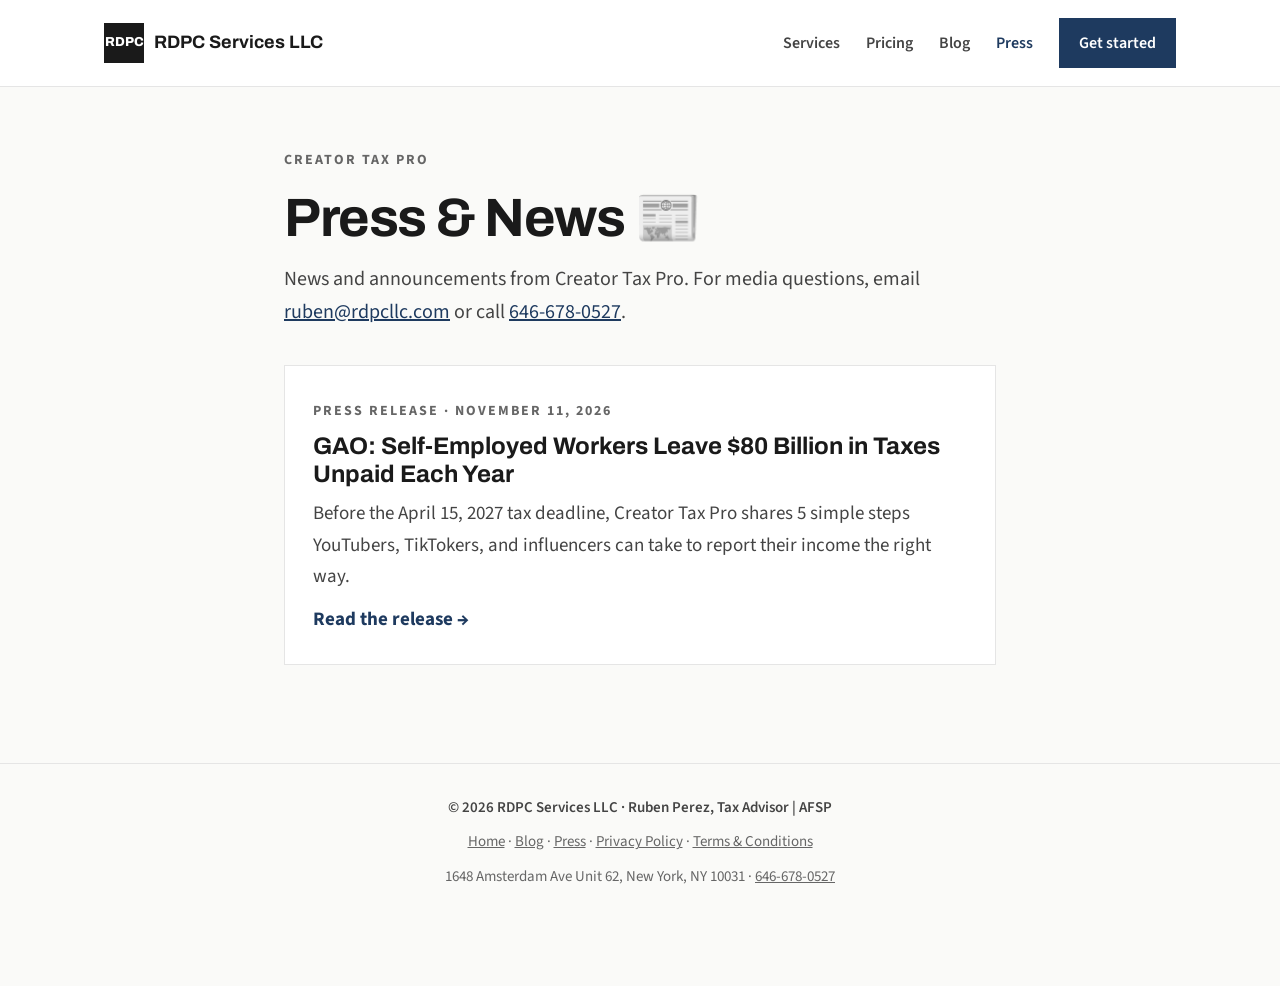
<file: press/index.html>
<!doctype html>
<html lang="en-US">
<head>
<meta charset="utf-8">
<meta name="viewport" content="width=device-width, initial-scale=1">
<title>Press &amp; News | Creator Tax Pro</title>
<meta name="description" content="Press releases and news from Creator Tax Pro, a bilingual tax service for YouTubers, TikTokers, and influencers run by Ruben Perez, Tax Advisor | AFSP.">
<link rel="canonical" href="https://creatortaxpro.com/press/">
<meta name="robots" content="index, follow">
<meta name="theme-color" content="#1E3A5F">
<meta property="og:type" content="website">
<meta property="og:site_name" content="Creator Tax Pro">
<meta property="og:title" content="Press &amp; News | Creator Tax Pro">
<meta property="og:description" content="Press releases and news from Creator Tax Pro.">
<meta property="og:url" content="https://creatortaxpro.com/press/">
<meta property="og:image" content="https://creatortaxpro.com/og-image.jpg">
<meta name="twitter:card" content="summary_large_image">
<meta name="twitter:image" content="https://creatortaxpro.com/og-image.jpg">
<link rel="icon" href="data:image/svg+xml,%3Csvg xmlns='http://www.w3.org/2000/svg' viewBox='0 0 64 64'%3E%3Crect width='64' height='64' fill='%231A1A1A'/%3E%3Ctext x='32' y='40' font-family='Arial' font-weight='700' font-size='18' fill='white' text-anchor='middle'%3ERDPC%3C/text%3E%3C/svg%3E">
<link rel="preconnect" href="https://fonts.googleapis.com">
<link rel="preconnect" href="https://fonts.gstatic.com" crossorigin>
<link rel="stylesheet" href="https://fonts.googleapis.com/css2?family=Archivo:wght@500;700;800&family=Source+Sans+3:wght@400;600;700&display=swap">
<link rel="stylesheet" href="/blog/blog.css">
<script async src="https://www.googletagmanager.com/gtag/js?id=G-LK899YWN09"></script>
<script>window.dataLayer=window.dataLayer||[];function gtag(){dataLayer.push(arguments);}gtag('js',new Date());gtag('config','G-LK899YWN09');</script>
</head>
<body>
<header>
<nav>
<a class="brand" href="/"><span class="logo">RDPC</span><b>RDPC Services LLC</b></a>
<div class="navlinks">
<a href="/#services">Services</a>
<a href="/#pricing">Pricing</a>
<a href="/blog/">Blog</a>
<a href="/press/" aria-current="page">Press</a>
<a class="btn" href="https://form.jotform.com/253648427878879" target="_blank" rel="noopener">Get started</a>
</div>
</nav>
</header>
<main>
<div class="wrap">
<div class="blog-head">
<span class="eyebrow">Creator Tax Pro</span>
<h1>Press &amp; News 📰</h1>
<p>News and announcements from Creator Tax Pro. For media questions, email <a href="mailto:ruben@rdpcllc.com">ruben@rdpcllc.com</a> or call <a href="tel:+16466780527">646-678-0527</a>.</p>
</div>
<a class="post-card" href="/press/gao-self-employed-underreporting-80-billion/">
<span class="eyebrow">Press release · November 11, 2026</span>
<h2>GAO: Self-Employed Workers Leave $80 Billion in Taxes Unpaid Each Year</h2>
<p>Before the April 15, 2027 tax deadline, Creator Tax Pro shares 5 simple steps YouTubers, TikTokers, and influencers can take to report their income the right way.</p>
<span class="more">Read the release →</span>
</a>
</div>
</main>
<footer>
<div class="wrap">
<span class="foot-copy">© 2026 RDPC Services LLC · Ruben Perez, Tax Advisor | AFSP</span>
<span><a href="/">Home</a> · <a href="/blog/">Blog</a> · <a href="/press/">Press</a> · <a href="/privacy/">Privacy Policy</a> · <a href="/terms/">Terms &amp; Conditions</a></span>
<span>1648 Amsterdam Ave Unit 62, New York, NY 10031 · <a href="tel:+16466780527">646-678-0527</a></span>
</div>
</footer>
</body>
</html>
</file>
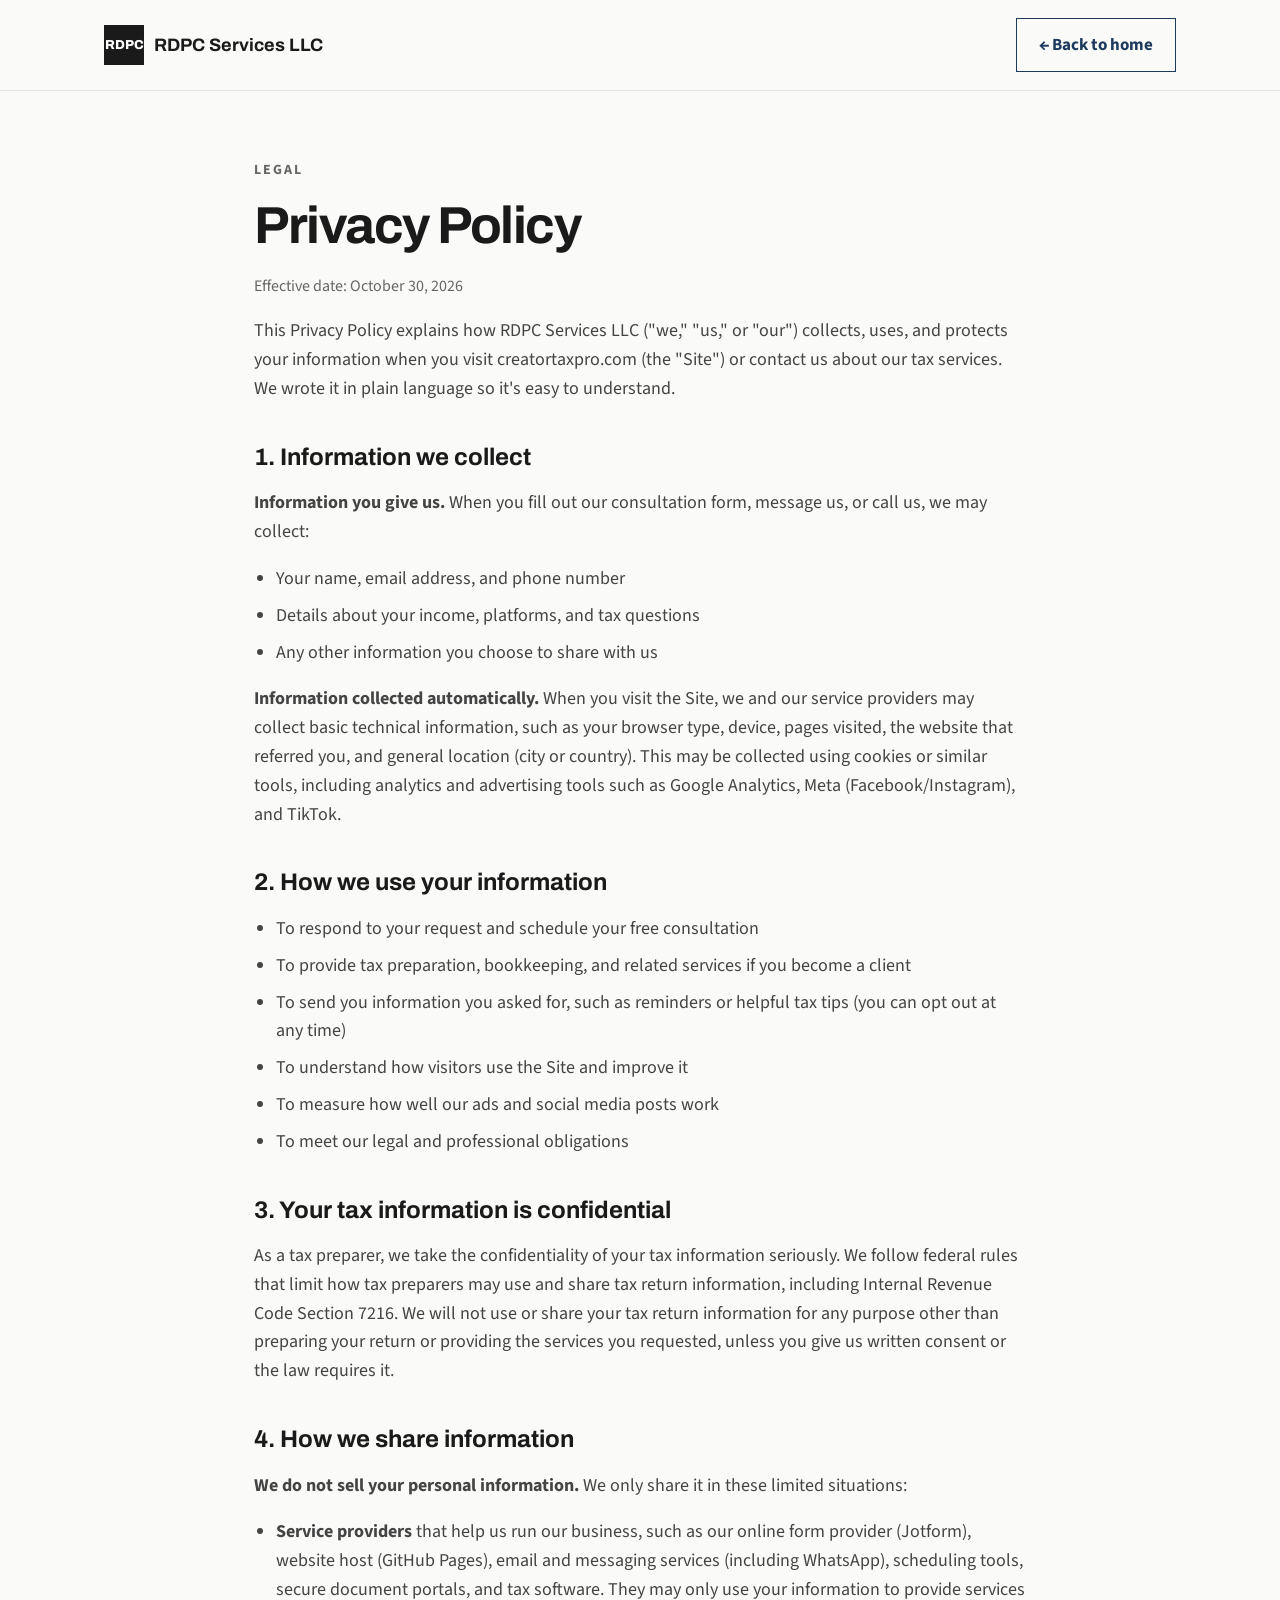
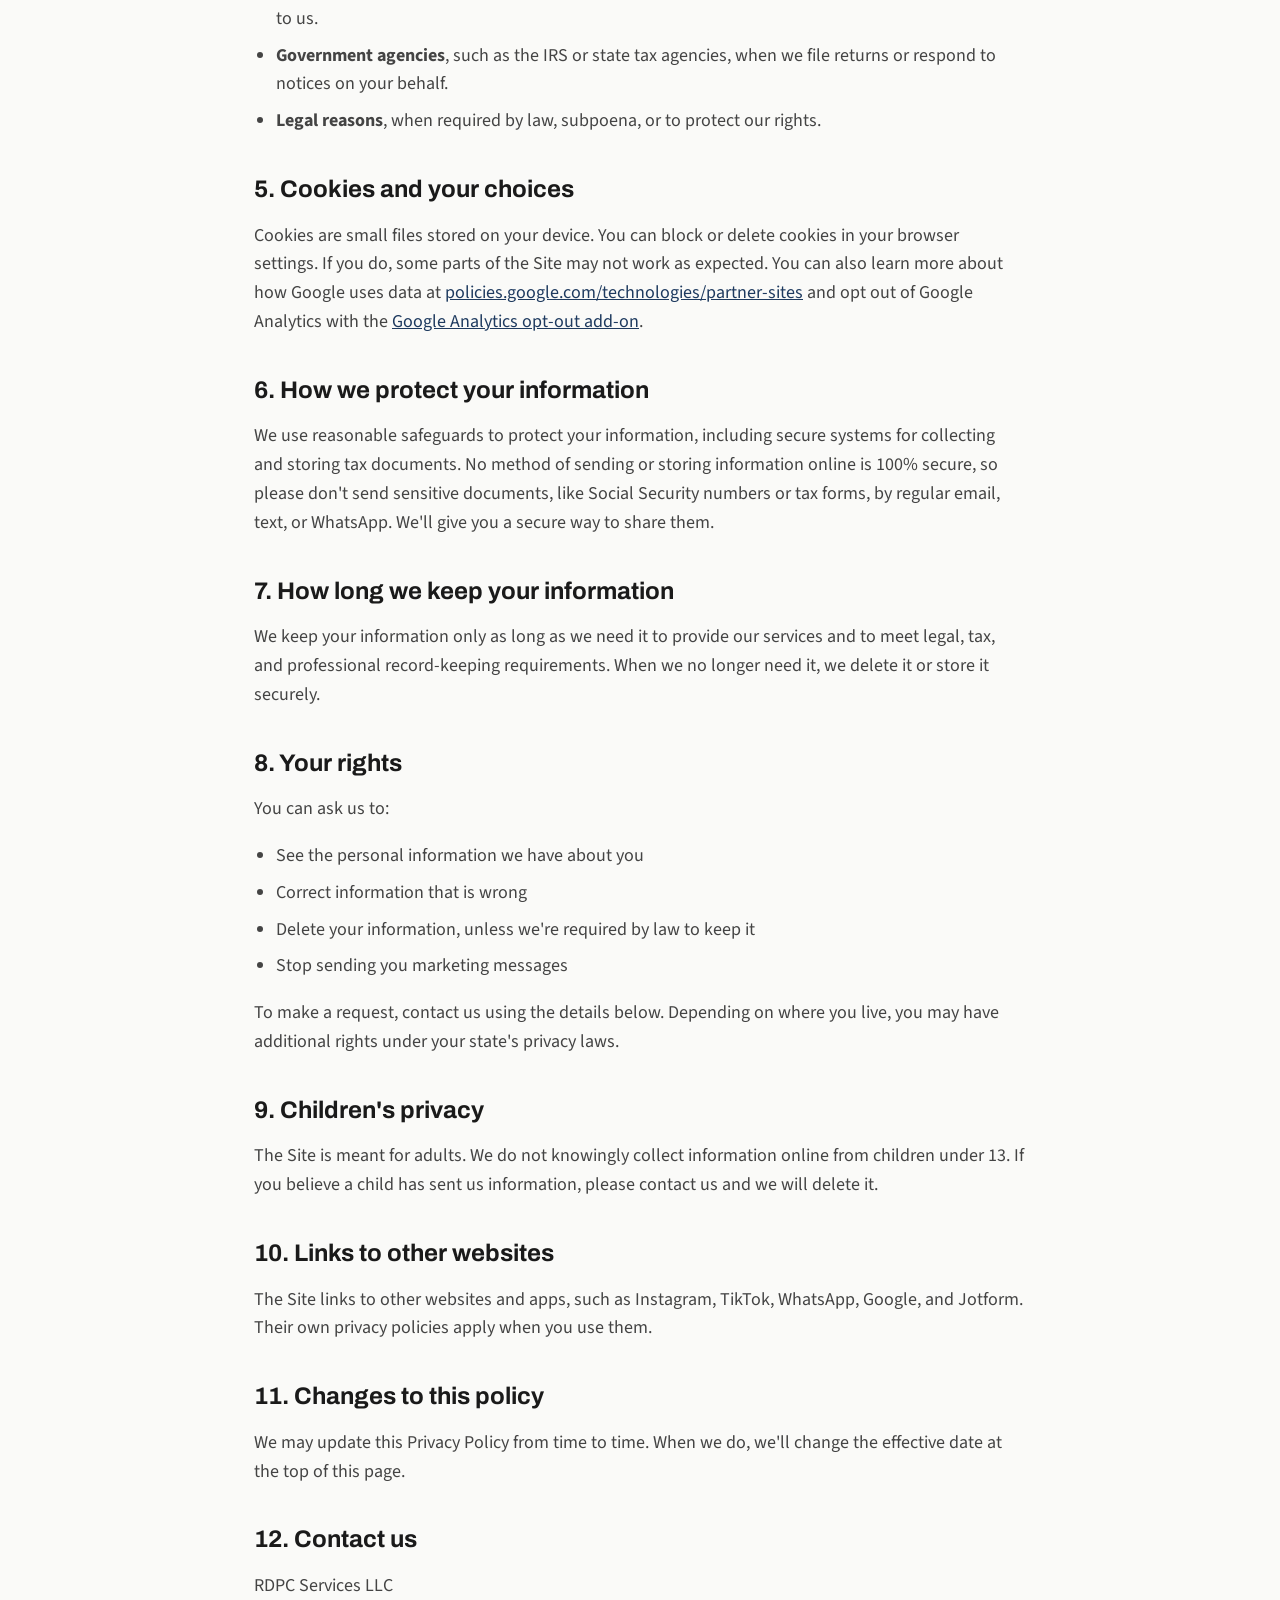
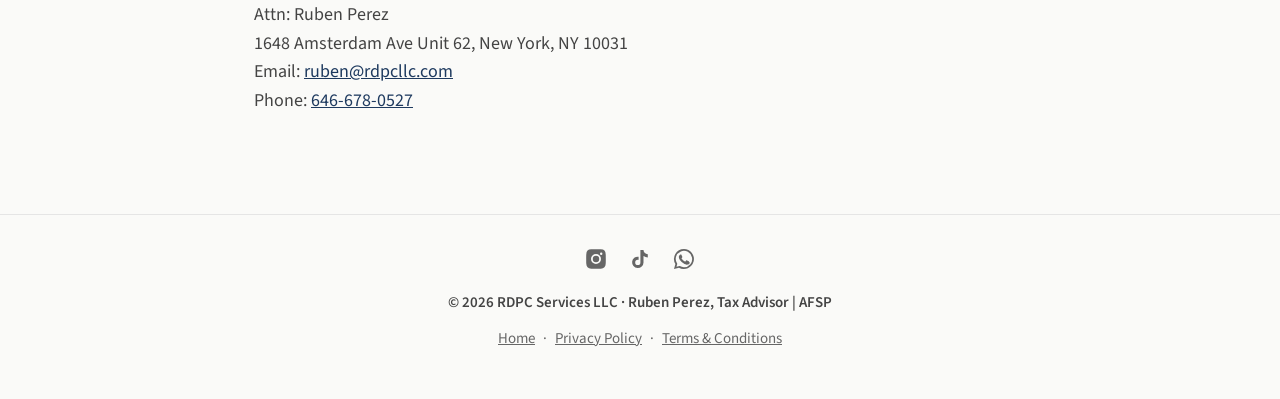
<file: privacy/index.html>
<!doctype html>
<html lang="en">
<head>
<meta charset="utf-8">
<meta name="viewport" content="width=device-width, initial-scale=1">
<title>Privacy Policy | RDPC Services LLC</title>
<meta name="description" content="How RDPC Services LLC collects, uses, and protects your information on creatortaxpro.com.">
<link rel="canonical" href="https://creatortaxpro.com/privacy/">
<meta name="robots" content="index, follow">
<meta name="theme-color" content="#1E3A5F">
<link rel="icon" href="data:image/svg+xml,%3Csvg xmlns='http://www.w3.org/2000/svg' viewBox='0 0 64 64'%3E%3Crect width='64' height='64' fill='%231A1A1A'/%3E%3Ctext x='32' y='40' font-family='Arial' font-weight='700' font-size='18' fill='white' text-anchor='middle'%3ERDPC%3C/text%3E%3C/svg%3E">
<link rel="preconnect" href="https://fonts.googleapis.com">
<link rel="preconnect" href="https://fonts.gstatic.com" crossorigin>
<link rel="stylesheet" href="https://fonts.googleapis.com/css2?family=Archivo:wght@500;700;800&family=Source+Sans+3:wght@400;600;700&display=swap">
<style>
:root{--ink:#1A1A1A;--muted:#444;--soft:#666;--line:#E5E5E5;--bg:#FAFAF8;--navy:#1E3A5F;--navy-dark:#142843;--accent:#E8F0F8}
*{box-sizing:border-box}
body{margin:0;background:var(--bg);color:var(--ink);font-family:'Source Sans 3',sans-serif;font-size:18px;line-height:1.6}
a{color:var(--navy)}a:hover{color:var(--navy-dark)}
h1,h2,h3{font-family:'Archivo',sans-serif;line-height:1.15;margin:0}
.wrap{max-width:820px;margin:0 auto;padding:0 24px}
header{border-bottom:1px solid var(--line)}
nav{max-width:1120px;margin:0 auto;padding:18px 24px;display:flex;align-items:center;justify-content:space-between;gap:16px;flex-wrap:wrap}
.brand{display:flex;align-items:center;gap:10px;text-decoration:none;color:var(--ink)}
.logo{width:40px;height:40px;background:var(--ink);color:#fff;display:flex;align-items:center;justify-content:center;font-family:'Archivo',sans-serif;font-weight:800;font-size:13px}
.brand b{font-family:'Archivo',sans-serif;font-size:18px}
.btn{display:inline-block;background:var(--navy);color:#fff;text-decoration:none;font-weight:700;padding:14px 24px;font-size:17px}
.btn:hover{background:var(--navy-dark);color:#fff}
.btn-ghost{background:transparent;color:var(--navy);border:1.5px solid var(--navy);padding:12.5px 22px}
.btn-ghost:hover{background:var(--accent);color:var(--navy)}
.btn-wa{background:#25D366;color:#0B3D1F}.btn-wa:hover{background:#1EBE5A;color:#0B3D1F}
.btn svg{width:20px;height:20px;vertical-align:-4px}
main{padding:64px 0 80px}
.eyebrow{font-size:14px;font-weight:700;letter-spacing:2px;text-transform:uppercase;color:var(--soft)}
h1{font-size:clamp(34px,5vw,52px);letter-spacing:-1.5px;margin:12px 0 18px}
h2{font-size:24px;margin:40px 0 10px}
p,li{color:var(--muted)}
ul,ol{padding-left:22px}
li{margin-bottom:8px}
.updated{color:var(--soft);font-size:16px}
.card{background:#fff;border:1px solid var(--line);padding:28px;margin:28px 0}
.steps{list-style:none;padding:0;margin:0;counter-reset:s}
.steps li{counter-increment:s;padding-left:46px;position:relative;margin-bottom:22px}
.steps li::before{content:counter(s);position:absolute;left:0;top:0;width:32px;height:32px;background:var(--navy);color:#fff;font-family:'Archivo',sans-serif;font-weight:800;display:flex;align-items:center;justify-content:center}
.steps b{color:var(--ink)}
.ctas{display:flex;flex-wrap:wrap;gap:12px;margin-top:24px}
footer{border-top:1px solid var(--line);padding:32px 0 48px;font-size:15px;color:var(--soft)}
footer .wrap{display:flex;flex-direction:column;align-items:center;text-align:center;gap:12px}
.foot-social{display:inline-flex;gap:20px}.foot-social a{color:var(--soft)}.foot-social a:hover{color:var(--navy)}
.foot-social svg{width:24px;height:24px}
.foot-copy{font-weight:600;color:var(--muted)}
.foot-links a{color:var(--soft);margin:0 8px}
</style>
<!-- Google Analytics 4 -->
<script async src="https://www.googletagmanager.com/gtag/js?id=G-LK899YWN09"></script>
<script>
window.dataLayer=window.dataLayer||[];function gtag(){dataLayer.push(arguments);}
gtag('js',new Date());gtag('config','G-LK899YWN09');
document.addEventListener('click',function(e){var a=e.target.closest&&e.target.closest('a');if(!a)return;var h=a.getAttribute('href')||'',ev=null;
if(h.indexOf('form.jotform.com')>-1)ev='book_consultation_click';else if(h.indexOf('wa.me')>-1)ev='whatsapp_click';else if(h.indexOf('tel:')===0)ev='phone_click';else if(h.indexOf('mailto:')===0)ev='email_click';else if(a.hasAttribute('hreflang'))ev='language_switch';
if(ev)gtag('event',ev,{link_text:(a.textContent||'').trim().slice(0,80),page_language:document.documentElement.lang});});
</script>
</head>
<body>
<header><nav><a class="brand" href="/"><span class="logo">RDPC</span><b>RDPC Services LLC</b></a><a class="btn btn-ghost" href="/">← Back to home</a></nav></header>
<main><div class="wrap">
<span class="eyebrow">Legal</span>
<h1>Privacy Policy</h1>
<p class="updated">Effective date: October 30, 2026</p>
<p>This Privacy Policy explains how RDPC Services LLC ("we," "us," or "our") collects, uses, and protects your information when you visit creatortaxpro.com (the "Site") or contact us about our tax services. We wrote it in plain language so it's easy to understand.</p>

<h2>1. Information we collect</h2>
<p><b>Information you give us.</b> When you fill out our consultation form, message us, or call us, we may collect:</p>
<ul>
<li>Your name, email address, and phone number</li>
<li>Details about your income, platforms, and tax questions</li>
<li>Any other information you choose to share with us</li>
</ul>
<p><b>Information collected automatically.</b> When you visit the Site, we and our service providers may collect basic technical information, such as your browser type, device, pages visited, the website that referred you, and general location (city or country). This may be collected using cookies or similar tools, including analytics and advertising tools such as Google Analytics, Meta (Facebook/Instagram), and TikTok.</p>

<h2>2. How we use your information</h2>
<ul>
<li>To respond to your request and schedule your free consultation</li>
<li>To provide tax preparation, bookkeeping, and related services if you become a client</li>
<li>To send you information you asked for, such as reminders or helpful tax tips (you can opt out at any time)</li>
<li>To understand how visitors use the Site and improve it</li>
<li>To measure how well our ads and social media posts work</li>
<li>To meet our legal and professional obligations</li>
</ul>

<h2>3. Your tax information is confidential</h2>
<p>As a tax preparer, we take the confidentiality of your tax information seriously. We follow federal rules that limit how tax preparers may use and share tax return information, including Internal Revenue Code Section 7216. We will not use or share your tax return information for any purpose other than preparing your return or providing the services you requested, unless you give us written consent or the law requires it.</p>

<h2>4. How we share information</h2>
<p><b>We do not sell your personal information.</b> We only share it in these limited situations:</p>
<ul>
<li><b>Service providers</b> that help us run our business, such as our online form provider (Jotform), website host (GitHub Pages), email and messaging services (including WhatsApp), scheduling tools, secure document portals, and tax software. They may only use your information to provide services to us.</li>
<li><b>Government agencies</b>, such as the IRS or state tax agencies, when we file returns or respond to notices on your behalf.</li>
<li><b>Legal reasons</b>, when required by law, subpoena, or to protect our rights.</li>
</ul>

<h2>5. Cookies and your choices</h2>
<p>Cookies are small files stored on your device. You can block or delete cookies in your browser settings. If you do, some parts of the Site may not work as expected. You can also learn more about how Google uses data at <a href="https://policies.google.com/technologies/partner-sites" target="_blank" rel="noopener">policies.google.com/technologies/partner-sites</a> and opt out of Google Analytics with the <a href="https://tools.google.com/dlpage/gaoptout" target="_blank" rel="noopener">Google Analytics opt-out add-on</a>.</p>

<h2>6. How we protect your information</h2>
<p>We use reasonable safeguards to protect your information, including secure systems for collecting and storing tax documents. No method of sending or storing information online is 100% secure, so please don't send sensitive documents, like Social Security numbers or tax forms, by regular email, text, or WhatsApp. We'll give you a secure way to share them.</p>

<h2>7. How long we keep your information</h2>
<p>We keep your information only as long as we need it to provide our services and to meet legal, tax, and professional record-keeping requirements. When we no longer need it, we delete it or store it securely.</p>

<h2>8. Your rights</h2>
<p>You can ask us to:</p>
<ul>
<li>See the personal information we have about you</li>
<li>Correct information that is wrong</li>
<li>Delete your information, unless we're required by law to keep it</li>
<li>Stop sending you marketing messages</li>
</ul>
<p>To make a request, contact us using the details below. Depending on where you live, you may have additional rights under your state's privacy laws.</p>

<h2>9. Children's privacy</h2>
<p>The Site is meant for adults. We do not knowingly collect information online from children under 13. If you believe a child has sent us information, please contact us and we will delete it.</p>

<h2>10. Links to other websites</h2>
<p>The Site links to other websites and apps, such as Instagram, TikTok, WhatsApp, Google, and Jotform. Their own privacy policies apply when you use them.</p>

<h2>11. Changes to this policy</h2>
<p>We may update this Privacy Policy from time to time. When we do, we'll change the effective date at the top of this page.</p>

<h2>12. Contact us</h2>
<p>RDPC Services LLC<br>Attn: Ruben Perez<br>1648 Amsterdam Ave Unit 62, New York, NY 10031<br>Email: <a href="mailto:ruben@rdpcllc.com">ruben@rdpcllc.com</a><br>Phone: <a href="tel:+16466780527">646-678-0527</a></p>

</div></main>
<footer><div class="wrap">
<span class="foot-social"><a href="https://www.instagram.com/rdpctaxgroup/" target="_blank" rel="noopener" aria-label="Instagram"><svg viewBox="0 0 24 24" aria-hidden="true"><path fill="currentColor" d="M12 2.2c3.2 0 3.6 0 4.8.1 3.3.1 4.8 1.7 4.9 4.9.1 1.3.1 1.6.1 4.8s0 3.6-.1 4.8c-.1 3.2-1.7 4.8-4.9 4.9-1.3.1-1.6.1-4.8.1s-3.6 0-4.8-.1c-3.3-.1-4.8-1.7-4.9-4.9C2.2 15.6 2.2 15.2 2.2 12s0-3.6.1-4.8C2.4 3.9 3.9 2.4 7.2 2.3 8.4 2.2 8.8 2.2 12 2.2zm0 4.8a5 5 0 1 0 0 10 5 5 0 0 0 0-10zm0 8.2a3.2 3.2 0 1 1 0-6.4 3.2 3.2 0 0 1 0 6.4zm5.2-9.6a1.2 1.2 0 1 0 0 2.4 1.2 1.2 0 0 0 0-2.4z"/></svg></a><a href="https://www.tiktok.com/@rdpcllc" target="_blank" rel="noopener" aria-label="TikTok"><svg viewBox="0 0 24 24" aria-hidden="true"><path fill="currentColor" d="M16.6 5.8A4.3 4.3 0 0 1 15.5 3h-3.1v12.4a2.6 2.6 0 1 1-2.6-2.6c.3 0 .5 0 .8.1V9.7a5.7 5.7 0 1 0 4.9 5.7V9a7.3 7.3 0 0 0 4.3 1.4V7.3a4.3 4.3 0 0 1-3.2-1.5z"/></svg></a><a href="https://wa.me/16466780527?text=Hi%20Ruben%2C%20I%27m%20a%20content%20creator%20and%20I%27d%20like%20help%20with%20my%20taxes." target="_blank" rel="noopener" aria-label="WhatsApp"><svg viewBox="0 0 24 24" aria-hidden="true"><path fill="currentColor" d="M12 2a10 10 0 0 0-8.6 15.1L2 22l5-1.3A10 10 0 1 0 12 2zm0 18.2a8.2 8.2 0 0 1-4.2-1.1l-.3-.2-3 .8.8-2.9-.2-.3A8.2 8.2 0 1 1 12 20.2zm4.5-6.1c-.2-.1-1.5-.7-1.7-.8-.2-.1-.4-.1-.6.1l-.8 1c-.1.2-.3.2-.5.1a6.7 6.7 0 0 1-3.3-2.9c-.3-.4.2-.4.7-1.4.1-.2 0-.3 0-.4l-.8-1.8c-.2-.5-.4-.4-.6-.4h-.5a1 1 0 0 0-.7.3 3 3 0 0 0-.9 2.2 5.2 5.2 0 0 0 1.1 2.8 11.9 11.9 0 0 0 4.6 4c1.7.7 2.4.8 3.2.7.5-.1 1.5-.6 1.8-1.2.2-.6.2-1.1.1-1.2l-.4-.2z"/></svg></a></span>
<span class="foot-copy">© 2026 RDPC Services LLC · Ruben Perez, Tax Advisor | AFSP</span>
<span class="foot-links"><a href="/">Home</a>·<a href="/privacy/">Privacy Policy</a>·<a href="/terms/">Terms &amp; Conditions</a></span>
</div></footer>
</body>
</html>
</file>
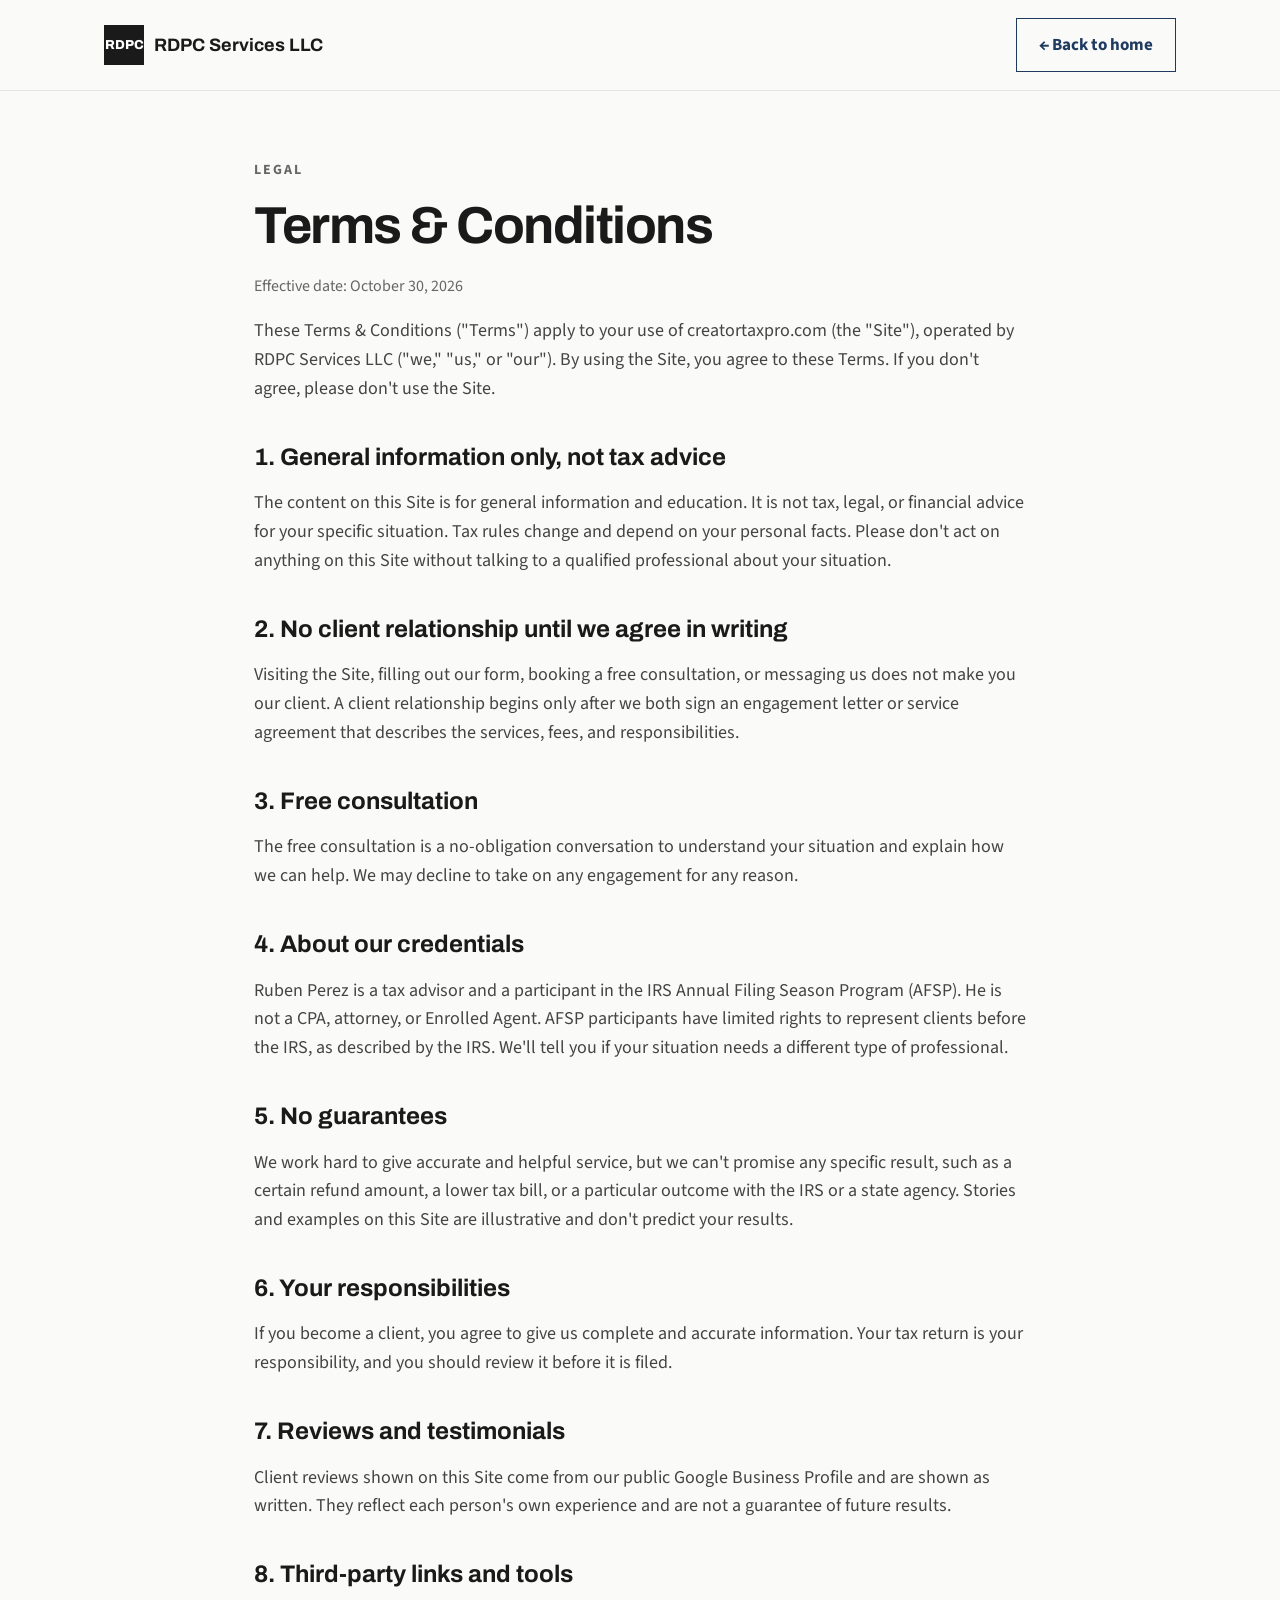
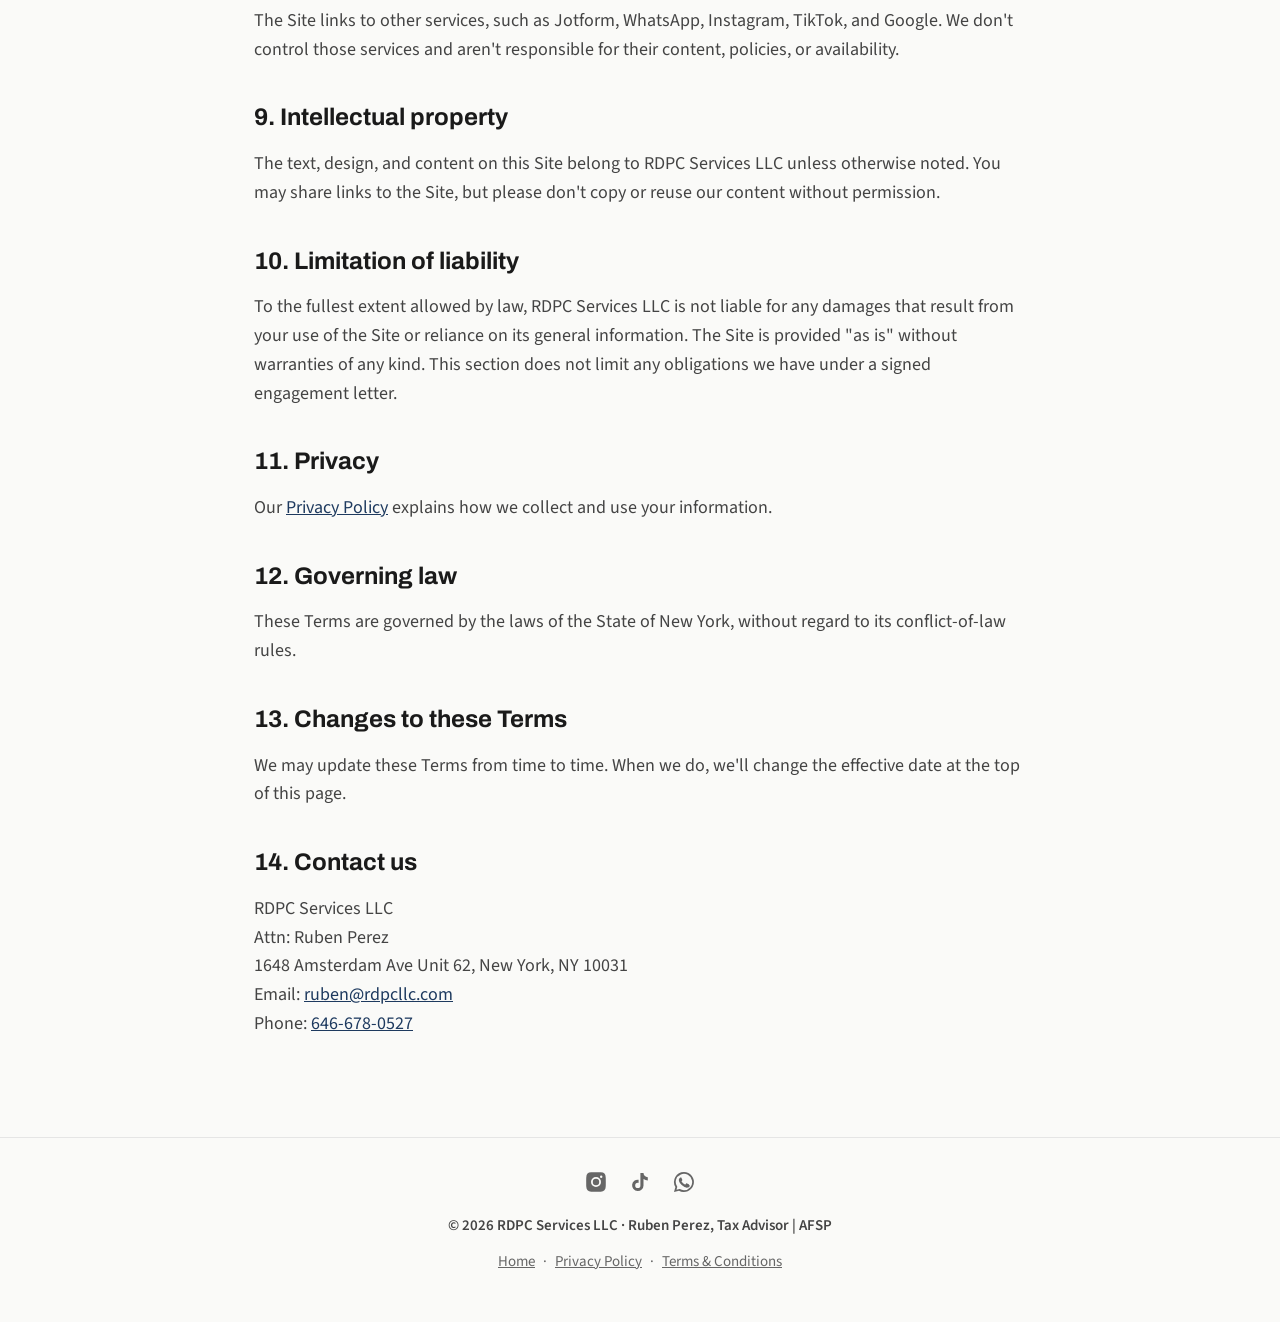
<file: terms/index.html>
<!doctype html>
<html lang="en">
<head>
<meta charset="utf-8">
<meta name="viewport" content="width=device-width, initial-scale=1">
<title>Terms &amp; Conditions | RDPC Services LLC</title>
<meta name="description" content="Terms and conditions for using creatortaxpro.com, operated by RDPC Services LLC.">
<link rel="canonical" href="https://creatortaxpro.com/terms/">
<meta name="robots" content="index, follow">
<meta name="theme-color" content="#1E3A5F">
<link rel="icon" href="data:image/svg+xml,%3Csvg xmlns='http://www.w3.org/2000/svg' viewBox='0 0 64 64'%3E%3Crect width='64' height='64' fill='%231A1A1A'/%3E%3Ctext x='32' y='40' font-family='Arial' font-weight='700' font-size='18' fill='white' text-anchor='middle'%3ERDPC%3C/text%3E%3C/svg%3E">
<link rel="preconnect" href="https://fonts.googleapis.com">
<link rel="preconnect" href="https://fonts.gstatic.com" crossorigin>
<link rel="stylesheet" href="https://fonts.googleapis.com/css2?family=Archivo:wght@500;700;800&family=Source+Sans+3:wght@400;600;700&display=swap">
<style>
:root{--ink:#1A1A1A;--muted:#444;--soft:#666;--line:#E5E5E5;--bg:#FAFAF8;--navy:#1E3A5F;--navy-dark:#142843;--accent:#E8F0F8}
*{box-sizing:border-box}
body{margin:0;background:var(--bg);color:var(--ink);font-family:'Source Sans 3',sans-serif;font-size:18px;line-height:1.6}
a{color:var(--navy)}a:hover{color:var(--navy-dark)}
h1,h2,h3{font-family:'Archivo',sans-serif;line-height:1.15;margin:0}
.wrap{max-width:820px;margin:0 auto;padding:0 24px}
header{border-bottom:1px solid var(--line)}
nav{max-width:1120px;margin:0 auto;padding:18px 24px;display:flex;align-items:center;justify-content:space-between;gap:16px;flex-wrap:wrap}
.brand{display:flex;align-items:center;gap:10px;text-decoration:none;color:var(--ink)}
.logo{width:40px;height:40px;background:var(--ink);color:#fff;display:flex;align-items:center;justify-content:center;font-family:'Archivo',sans-serif;font-weight:800;font-size:13px}
.brand b{font-family:'Archivo',sans-serif;font-size:18px}
.btn{display:inline-block;background:var(--navy);color:#fff;text-decoration:none;font-weight:700;padding:14px 24px;font-size:17px}
.btn:hover{background:var(--navy-dark);color:#fff}
.btn-ghost{background:transparent;color:var(--navy);border:1.5px solid var(--navy);padding:12.5px 22px}
.btn-ghost:hover{background:var(--accent);color:var(--navy)}
.btn-wa{background:#25D366;color:#0B3D1F}.btn-wa:hover{background:#1EBE5A;color:#0B3D1F}
.btn svg{width:20px;height:20px;vertical-align:-4px}
main{padding:64px 0 80px}
.eyebrow{font-size:14px;font-weight:700;letter-spacing:2px;text-transform:uppercase;color:var(--soft)}
h1{font-size:clamp(34px,5vw,52px);letter-spacing:-1.5px;margin:12px 0 18px}
h2{font-size:24px;margin:40px 0 10px}
p,li{color:var(--muted)}
ul,ol{padding-left:22px}
li{margin-bottom:8px}
.updated{color:var(--soft);font-size:16px}
.card{background:#fff;border:1px solid var(--line);padding:28px;margin:28px 0}
.steps{list-style:none;padding:0;margin:0;counter-reset:s}
.steps li{counter-increment:s;padding-left:46px;position:relative;margin-bottom:22px}
.steps li::before{content:counter(s);position:absolute;left:0;top:0;width:32px;height:32px;background:var(--navy);color:#fff;font-family:'Archivo',sans-serif;font-weight:800;display:flex;align-items:center;justify-content:center}
.steps b{color:var(--ink)}
.ctas{display:flex;flex-wrap:wrap;gap:12px;margin-top:24px}
footer{border-top:1px solid var(--line);padding:32px 0 48px;font-size:15px;color:var(--soft)}
footer .wrap{display:flex;flex-direction:column;align-items:center;text-align:center;gap:12px}
.foot-social{display:inline-flex;gap:20px}.foot-social a{color:var(--soft)}.foot-social a:hover{color:var(--navy)}
.foot-social svg{width:24px;height:24px}
.foot-copy{font-weight:600;color:var(--muted)}
.foot-links a{color:var(--soft);margin:0 8px}
</style>
<!-- Google Analytics 4 -->
<script async src="https://www.googletagmanager.com/gtag/js?id=G-LK899YWN09"></script>
<script>
window.dataLayer=window.dataLayer||[];function gtag(){dataLayer.push(arguments);}
gtag('js',new Date());gtag('config','G-LK899YWN09');
document.addEventListener('click',function(e){var a=e.target.closest&&e.target.closest('a');if(!a)return;var h=a.getAttribute('href')||'',ev=null;
if(h.indexOf('form.jotform.com')>-1)ev='book_consultation_click';else if(h.indexOf('wa.me')>-1)ev='whatsapp_click';else if(h.indexOf('tel:')===0)ev='phone_click';else if(h.indexOf('mailto:')===0)ev='email_click';else if(a.hasAttribute('hreflang'))ev='language_switch';
if(ev)gtag('event',ev,{link_text:(a.textContent||'').trim().slice(0,80),page_language:document.documentElement.lang});});
</script>
</head>
<body>
<header><nav><a class="brand" href="/"><span class="logo">RDPC</span><b>RDPC Services LLC</b></a><a class="btn btn-ghost" href="/">← Back to home</a></nav></header>
<main><div class="wrap">
<span class="eyebrow">Legal</span>
<h1>Terms &amp; Conditions</h1>
<p class="updated">Effective date: October 30, 2026</p>
<p>These Terms &amp; Conditions ("Terms") apply to your use of creatortaxpro.com (the "Site"), operated by RDPC Services LLC ("we," "us," or "our"). By using the Site, you agree to these Terms. If you don't agree, please don't use the Site.</p>

<h2>1. General information only, not tax advice</h2>
<p>The content on this Site is for general information and education. It is not tax, legal, or financial advice for your specific situation. Tax rules change and depend on your personal facts. Please don't act on anything on this Site without talking to a qualified professional about your situation.</p>

<h2>2. No client relationship until we agree in writing</h2>
<p>Visiting the Site, filling out our form, booking a free consultation, or messaging us does not make you our client. A client relationship begins only after we both sign an engagement letter or service agreement that describes the services, fees, and responsibilities.</p>

<h2>3. Free consultation</h2>
<p>The free consultation is a no-obligation conversation to understand your situation and explain how we can help. We may decline to take on any engagement for any reason.</p>

<h2>4. About our credentials</h2>
<p>Ruben Perez is a tax advisor and a participant in the IRS Annual Filing Season Program (AFSP). He is not a CPA, attorney, or Enrolled Agent. AFSP participants have limited rights to represent clients before the IRS, as described by the IRS. We'll tell you if your situation needs a different type of professional.</p>

<h2>5. No guarantees</h2>
<p>We work hard to give accurate and helpful service, but we can't promise any specific result, such as a certain refund amount, a lower tax bill, or a particular outcome with the IRS or a state agency. Stories and examples on this Site are illustrative and don't predict your results.</p>

<h2>6. Your responsibilities</h2>
<p>If you become a client, you agree to give us complete and accurate information. Your tax return is your responsibility, and you should review it before it is filed.</p>

<h2>7. Reviews and testimonials</h2>
<p>Client reviews shown on this Site come from our public Google Business Profile and are shown as written. They reflect each person's own experience and are not a guarantee of future results.</p>

<h2>8. Third-party links and tools</h2>
<p>The Site links to other services, such as Jotform, WhatsApp, Instagram, TikTok, and Google. We don't control those services and aren't responsible for their content, policies, or availability.</p>

<h2>9. Intellectual property</h2>
<p>The text, design, and content on this Site belong to RDPC Services LLC unless otherwise noted. You may share links to the Site, but please don't copy or reuse our content without permission.</p>

<h2>10. Limitation of liability</h2>
<p>To the fullest extent allowed by law, RDPC Services LLC is not liable for any damages that result from your use of the Site or reliance on its general information. The Site is provided "as is" without warranties of any kind. This section does not limit any obligations we have under a signed engagement letter.</p>

<h2>11. Privacy</h2>
<p>Our <a href="/privacy/">Privacy Policy</a> explains how we collect and use your information.</p>

<h2>12. Governing law</h2>
<p>These Terms are governed by the laws of the State of New York, without regard to its conflict-of-law rules.</p>

<h2>13. Changes to these Terms</h2>
<p>We may update these Terms from time to time. When we do, we'll change the effective date at the top of this page.</p>

<h2>14. Contact us</h2>
<p>RDPC Services LLC<br>Attn: Ruben Perez<br>1648 Amsterdam Ave Unit 62, New York, NY 10031<br>Email: <a href="mailto:ruben@rdpcllc.com">ruben@rdpcllc.com</a><br>Phone: <a href="tel:+16466780527">646-678-0527</a></p>

</div></main>
<footer><div class="wrap">
<span class="foot-social"><a href="https://www.instagram.com/rdpctaxgroup/" target="_blank" rel="noopener" aria-label="Instagram"><svg viewBox="0 0 24 24" aria-hidden="true"><path fill="currentColor" d="M12 2.2c3.2 0 3.6 0 4.8.1 3.3.1 4.8 1.7 4.9 4.9.1 1.3.1 1.6.1 4.8s0 3.6-.1 4.8c-.1 3.2-1.7 4.8-4.9 4.9-1.3.1-1.6.1-4.8.1s-3.6 0-4.8-.1c-3.3-.1-4.8-1.7-4.9-4.9C2.2 15.6 2.2 15.2 2.2 12s0-3.6.1-4.8C2.4 3.9 3.9 2.4 7.2 2.3 8.4 2.2 8.8 2.2 12 2.2zm0 4.8a5 5 0 1 0 0 10 5 5 0 0 0 0-10zm0 8.2a3.2 3.2 0 1 1 0-6.4 3.2 3.2 0 0 1 0 6.4zm5.2-9.6a1.2 1.2 0 1 0 0 2.4 1.2 1.2 0 0 0 0-2.4z"/></svg></a><a href="https://www.tiktok.com/@rdpcllc" target="_blank" rel="noopener" aria-label="TikTok"><svg viewBox="0 0 24 24" aria-hidden="true"><path fill="currentColor" d="M16.6 5.8A4.3 4.3 0 0 1 15.5 3h-3.1v12.4a2.6 2.6 0 1 1-2.6-2.6c.3 0 .5 0 .8.1V9.7a5.7 5.7 0 1 0 4.9 5.7V9a7.3 7.3 0 0 0 4.3 1.4V7.3a4.3 4.3 0 0 1-3.2-1.5z"/></svg></a><a href="https://wa.me/16466780527?text=Hi%20Ruben%2C%20I%27m%20a%20content%20creator%20and%20I%27d%20like%20help%20with%20my%20taxes." target="_blank" rel="noopener" aria-label="WhatsApp"><svg viewBox="0 0 24 24" aria-hidden="true"><path fill="currentColor" d="M12 2a10 10 0 0 0-8.6 15.1L2 22l5-1.3A10 10 0 1 0 12 2zm0 18.2a8.2 8.2 0 0 1-4.2-1.1l-.3-.2-3 .8.8-2.9-.2-.3A8.2 8.2 0 1 1 12 20.2zm4.5-6.1c-.2-.1-1.5-.7-1.7-.8-.2-.1-.4-.1-.6.1l-.8 1c-.1.2-.3.2-.5.1a6.7 6.7 0 0 1-3.3-2.9c-.3-.4.2-.4.7-1.4.1-.2 0-.3 0-.4l-.8-1.8c-.2-.5-.4-.4-.6-.4h-.5a1 1 0 0 0-.7.3 3 3 0 0 0-.9 2.2 5.2 5.2 0 0 0 1.1 2.8 11.9 11.9 0 0 0 4.6 4c1.7.7 2.4.8 3.2.7.5-.1 1.5-.6 1.8-1.2.2-.6.2-1.1.1-1.2l-.4-.2z"/></svg></a></span>
<span class="foot-copy">© 2026 RDPC Services LLC · Ruben Perez, Tax Advisor | AFSP</span>
<span class="foot-links"><a href="/">Home</a>·<a href="/privacy/">Privacy Policy</a>·<a href="/terms/">Terms &amp; Conditions</a></span>
</div></footer>
</body>
</html>
</file>
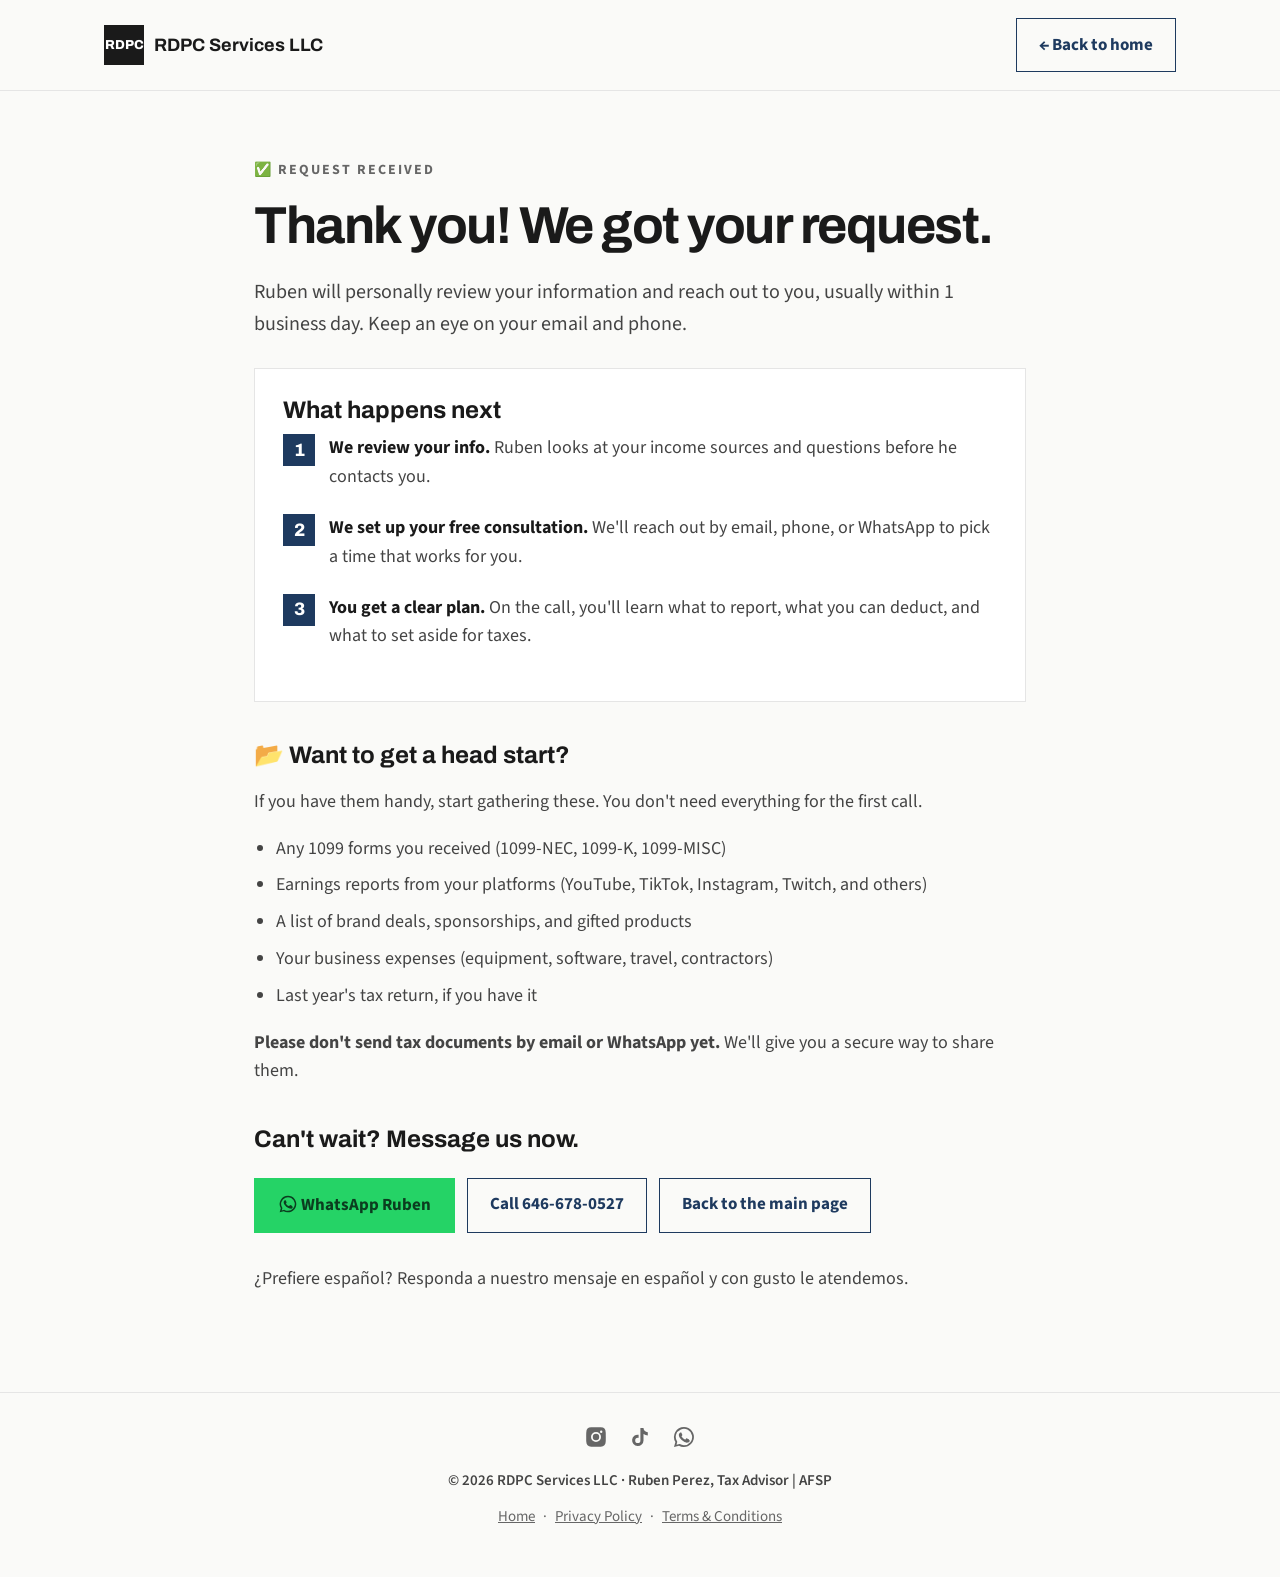
<file: thanks/index.html>
<!doctype html>
<html lang="en">
<head>
<meta charset="utf-8">
<meta name="viewport" content="width=device-width, initial-scale=1">
<title>Thank You | RDPC Services LLC</title>
<meta name="description" content="Your consultation request was received. Here's what happens next.">
<link rel="canonical" href="https://creatortaxpro.com/thanks/">
<meta name="robots" content="noindex, nofollow">
<meta name="theme-color" content="#1E3A5F">
<link rel="icon" href="data:image/svg+xml,%3Csvg xmlns='http://www.w3.org/2000/svg' viewBox='0 0 64 64'%3E%3Crect width='64' height='64' fill='%231A1A1A'/%3E%3Ctext x='32' y='40' font-family='Arial' font-weight='700' font-size='18' fill='white' text-anchor='middle'%3ERDPC%3C/text%3E%3C/svg%3E">
<link rel="preconnect" href="https://fonts.googleapis.com">
<link rel="preconnect" href="https://fonts.gstatic.com" crossorigin>
<link rel="stylesheet" href="https://fonts.googleapis.com/css2?family=Archivo:wght@500;700;800&family=Source+Sans+3:wght@400;600;700&display=swap">
<style>
:root{--ink:#1A1A1A;--muted:#444;--soft:#666;--line:#E5E5E5;--bg:#FAFAF8;--navy:#1E3A5F;--navy-dark:#142843;--accent:#E8F0F8}
*{box-sizing:border-box}
body{margin:0;background:var(--bg);color:var(--ink);font-family:'Source Sans 3',sans-serif;font-size:18px;line-height:1.6}
a{color:var(--navy)}a:hover{color:var(--navy-dark)}
h1,h2,h3{font-family:'Archivo',sans-serif;line-height:1.15;margin:0}
.wrap{max-width:820px;margin:0 auto;padding:0 24px}
header{border-bottom:1px solid var(--line)}
nav{max-width:1120px;margin:0 auto;padding:18px 24px;display:flex;align-items:center;justify-content:space-between;gap:16px;flex-wrap:wrap}
.brand{display:flex;align-items:center;gap:10px;text-decoration:none;color:var(--ink)}
.logo{width:40px;height:40px;background:var(--ink);color:#fff;display:flex;align-items:center;justify-content:center;font-family:'Archivo',sans-serif;font-weight:800;font-size:13px}
.brand b{font-family:'Archivo',sans-serif;font-size:18px}
.btn{display:inline-block;background:var(--navy);color:#fff;text-decoration:none;font-weight:700;padding:14px 24px;font-size:17px}
.btn:hover{background:var(--navy-dark);color:#fff}
.btn-ghost{background:transparent;color:var(--navy);border:1.5px solid var(--navy);padding:12.5px 22px}
.btn-ghost:hover{background:var(--accent);color:var(--navy)}
.btn-wa{background:#25D366;color:#0B3D1F}.btn-wa:hover{background:#1EBE5A;color:#0B3D1F}
.btn svg{width:20px;height:20px;vertical-align:-4px}
main{padding:64px 0 80px}
.eyebrow{font-size:14px;font-weight:700;letter-spacing:2px;text-transform:uppercase;color:var(--soft)}
h1{font-size:clamp(34px,5vw,52px);letter-spacing:-1.5px;margin:12px 0 18px}
h2{font-size:24px;margin:40px 0 10px}
p,li{color:var(--muted)}
ul,ol{padding-left:22px}
li{margin-bottom:8px}
.updated{color:var(--soft);font-size:16px}
.card{background:#fff;border:1px solid var(--line);padding:28px;margin:28px 0}
.steps{list-style:none;padding:0;margin:0;counter-reset:s}
.steps li{counter-increment:s;padding-left:46px;position:relative;margin-bottom:22px}
.steps li::before{content:counter(s);position:absolute;left:0;top:0;width:32px;height:32px;background:var(--navy);color:#fff;font-family:'Archivo',sans-serif;font-weight:800;display:flex;align-items:center;justify-content:center}
.steps b{color:var(--ink)}
.ctas{display:flex;flex-wrap:wrap;gap:12px;margin-top:24px}
footer{border-top:1px solid var(--line);padding:32px 0 48px;font-size:15px;color:var(--soft)}
footer .wrap{display:flex;flex-direction:column;align-items:center;text-align:center;gap:12px}
.foot-social{display:inline-flex;gap:20px}.foot-social a{color:var(--soft)}.foot-social a:hover{color:var(--navy)}
.foot-social svg{width:24px;height:24px}
.foot-copy{font-weight:600;color:var(--muted)}
.foot-links a{color:var(--soft);margin:0 8px}
</style>
<!-- Google Analytics 4 -->
<script async src="https://www.googletagmanager.com/gtag/js?id=G-LK899YWN09"></script>
<script>
window.dataLayer=window.dataLayer||[];function gtag(){dataLayer.push(arguments);}
gtag('js',new Date());gtag('config','G-LK899YWN09');
document.addEventListener('click',function(e){var a=e.target.closest&&e.target.closest('a');if(!a)return;var h=a.getAttribute('href')||'',ev=null;
if(h.indexOf('form.jotform.com')>-1)ev='book_consultation_click';else if(h.indexOf('wa.me')>-1)ev='whatsapp_click';else if(h.indexOf('tel:')===0)ev='phone_click';else if(h.indexOf('mailto:')===0)ev='email_click';else if(a.hasAttribute('hreflang'))ev='language_switch';
if(ev)gtag('event',ev,{link_text:(a.textContent||'').trim().slice(0,80),page_language:document.documentElement.lang});});
</script>
<script>gtag('event','generate_lead',{form:'consultation',page_language:document.documentElement.lang});</script>
</head>
<body>
<header><nav><a class="brand" href="/"><span class="logo">RDPC</span><b>RDPC Services LLC</b></a><a class="btn btn-ghost" href="/">← Back to home</a></nav></header>
<main><div class="wrap">
<span class="eyebrow">✅ Request received</span>
<h1>Thank you! We got your request.</h1>
<p style="font-size:20px">Ruben will personally review your information and reach out to you, usually within 1 business day. Keep an eye on your email and phone.</p>
<div class="card">
<h2 style="margin-top:0">What happens next</h2>
<ol class="steps">
<li><b>We review your info.</b> Ruben looks at your income sources and questions before he contacts you.</li>
<li><b>We set up your free consultation.</b> We'll reach out by email, phone, or WhatsApp to pick a time that works for you.</li>
<li><b>You get a clear plan.</b> On the call, you'll learn what to report, what you can deduct, and what to set aside for taxes.</li>
</ol>
</div>
<h2>📂 Want to get a head start?</h2>
<p>If you have them handy, start gathering these. You don't need everything for the first call.</p>
<ul>
<li>Any 1099 forms you received (1099-NEC, 1099-K, 1099-MISC)</li>
<li>Earnings reports from your platforms (YouTube, TikTok, Instagram, Twitch, and others)</li>
<li>A list of brand deals, sponsorships, and gifted products</li>
<li>Your business expenses (equipment, software, travel, contractors)</li>
<li>Last year's tax return, if you have it</li>
</ul>
<p><b>Please don't send tax documents by email or WhatsApp yet.</b> We'll give you a secure way to share them.</p>
<h2>Can't wait? Message us now.</h2>
<div class="ctas">
<a class="btn btn-wa" href="https://wa.me/16466780527?text=Hi%20Ruben%2C%20I%20just%20filled%20out%20your%20consultation%20form." target="_blank" rel="noopener"><svg viewBox="0 0 24 24" aria-hidden="true"><path fill="currentColor" d="M12 2a10 10 0 0 0-8.6 15.1L2 22l5-1.3A10 10 0 1 0 12 2zm0 18.2a8.2 8.2 0 0 1-4.2-1.1l-.3-.2-3 .8.8-2.9-.2-.3A8.2 8.2 0 1 1 12 20.2zm4.5-6.1c-.2-.1-1.5-.7-1.7-.8-.2-.1-.4-.1-.6.1l-.8 1c-.1.2-.3.2-.5.1a6.7 6.7 0 0 1-3.3-2.9c-.3-.4.2-.4.7-1.4.1-.2 0-.3 0-.4l-.8-1.8c-.2-.5-.4-.4-.6-.4h-.5a1 1 0 0 0-.7.3 3 3 0 0 0-.9 2.2 5.2 5.2 0 0 0 1.1 2.8 11.9 11.9 0 0 0 4.6 4c1.7.7 2.4.8 3.2.7.5-.1 1.5-.6 1.8-1.2.2-.6.2-1.1.1-1.2l-.4-.2z"/></svg> WhatsApp Ruben</a>
<a class="btn btn-ghost" href="tel:+16466780527">Call 646-678-0527</a>
<a class="btn btn-ghost" href="/">Back to the main page</a>
</div>
<p style="margin-top:32px">¿Prefiere español? Responda a nuestro mensaje en español y con gusto le atendemos.</p>

</div></main>
<footer><div class="wrap">
<span class="foot-social"><a href="https://www.instagram.com/rdpctaxgroup/" target="_blank" rel="noopener" aria-label="Instagram"><svg viewBox="0 0 24 24" aria-hidden="true"><path fill="currentColor" d="M12 2.2c3.2 0 3.6 0 4.8.1 3.3.1 4.8 1.7 4.9 4.9.1 1.3.1 1.6.1 4.8s0 3.6-.1 4.8c-.1 3.2-1.7 4.8-4.9 4.9-1.3.1-1.6.1-4.8.1s-3.6 0-4.8-.1c-3.3-.1-4.8-1.7-4.9-4.9C2.2 15.6 2.2 15.2 2.2 12s0-3.6.1-4.8C2.4 3.9 3.9 2.4 7.2 2.3 8.4 2.2 8.8 2.2 12 2.2zm0 4.8a5 5 0 1 0 0 10 5 5 0 0 0 0-10zm0 8.2a3.2 3.2 0 1 1 0-6.4 3.2 3.2 0 0 1 0 6.4zm5.2-9.6a1.2 1.2 0 1 0 0 2.4 1.2 1.2 0 0 0 0-2.4z"/></svg></a><a href="https://www.tiktok.com/@rdpcllc" target="_blank" rel="noopener" aria-label="TikTok"><svg viewBox="0 0 24 24" aria-hidden="true"><path fill="currentColor" d="M16.6 5.8A4.3 4.3 0 0 1 15.5 3h-3.1v12.4a2.6 2.6 0 1 1-2.6-2.6c.3 0 .5 0 .8.1V9.7a5.7 5.7 0 1 0 4.9 5.7V9a7.3 7.3 0 0 0 4.3 1.4V7.3a4.3 4.3 0 0 1-3.2-1.5z"/></svg></a><a href="https://wa.me/16466780527?text=Hi%20Ruben%2C%20I%27m%20a%20content%20creator%20and%20I%27d%20like%20help%20with%20my%20taxes." target="_blank" rel="noopener" aria-label="WhatsApp"><svg viewBox="0 0 24 24" aria-hidden="true"><path fill="currentColor" d="M12 2a10 10 0 0 0-8.6 15.1L2 22l5-1.3A10 10 0 1 0 12 2zm0 18.2a8.2 8.2 0 0 1-4.2-1.1l-.3-.2-3 .8.8-2.9-.2-.3A8.2 8.2 0 1 1 12 20.2zm4.5-6.1c-.2-.1-1.5-.7-1.7-.8-.2-.1-.4-.1-.6.1l-.8 1c-.1.2-.3.2-.5.1a6.7 6.7 0 0 1-3.3-2.9c-.3-.4.2-.4.7-1.4.1-.2 0-.3 0-.4l-.8-1.8c-.2-.5-.4-.4-.6-.4h-.5a1 1 0 0 0-.7.3 3 3 0 0 0-.9 2.2 5.2 5.2 0 0 0 1.1 2.8 11.9 11.9 0 0 0 4.6 4c1.7.7 2.4.8 3.2.7.5-.1 1.5-.6 1.8-1.2.2-.6.2-1.1.1-1.2l-.4-.2z"/></svg></a></span>
<span class="foot-copy">© 2026 RDPC Services LLC · Ruben Perez, Tax Advisor | AFSP</span>
<span class="foot-links"><a href="/">Home</a>·<a href="/privacy/">Privacy Policy</a>·<a href="/terms/">Terms &amp; Conditions</a></span>
</div></footer>
</body>
</html>
</file>
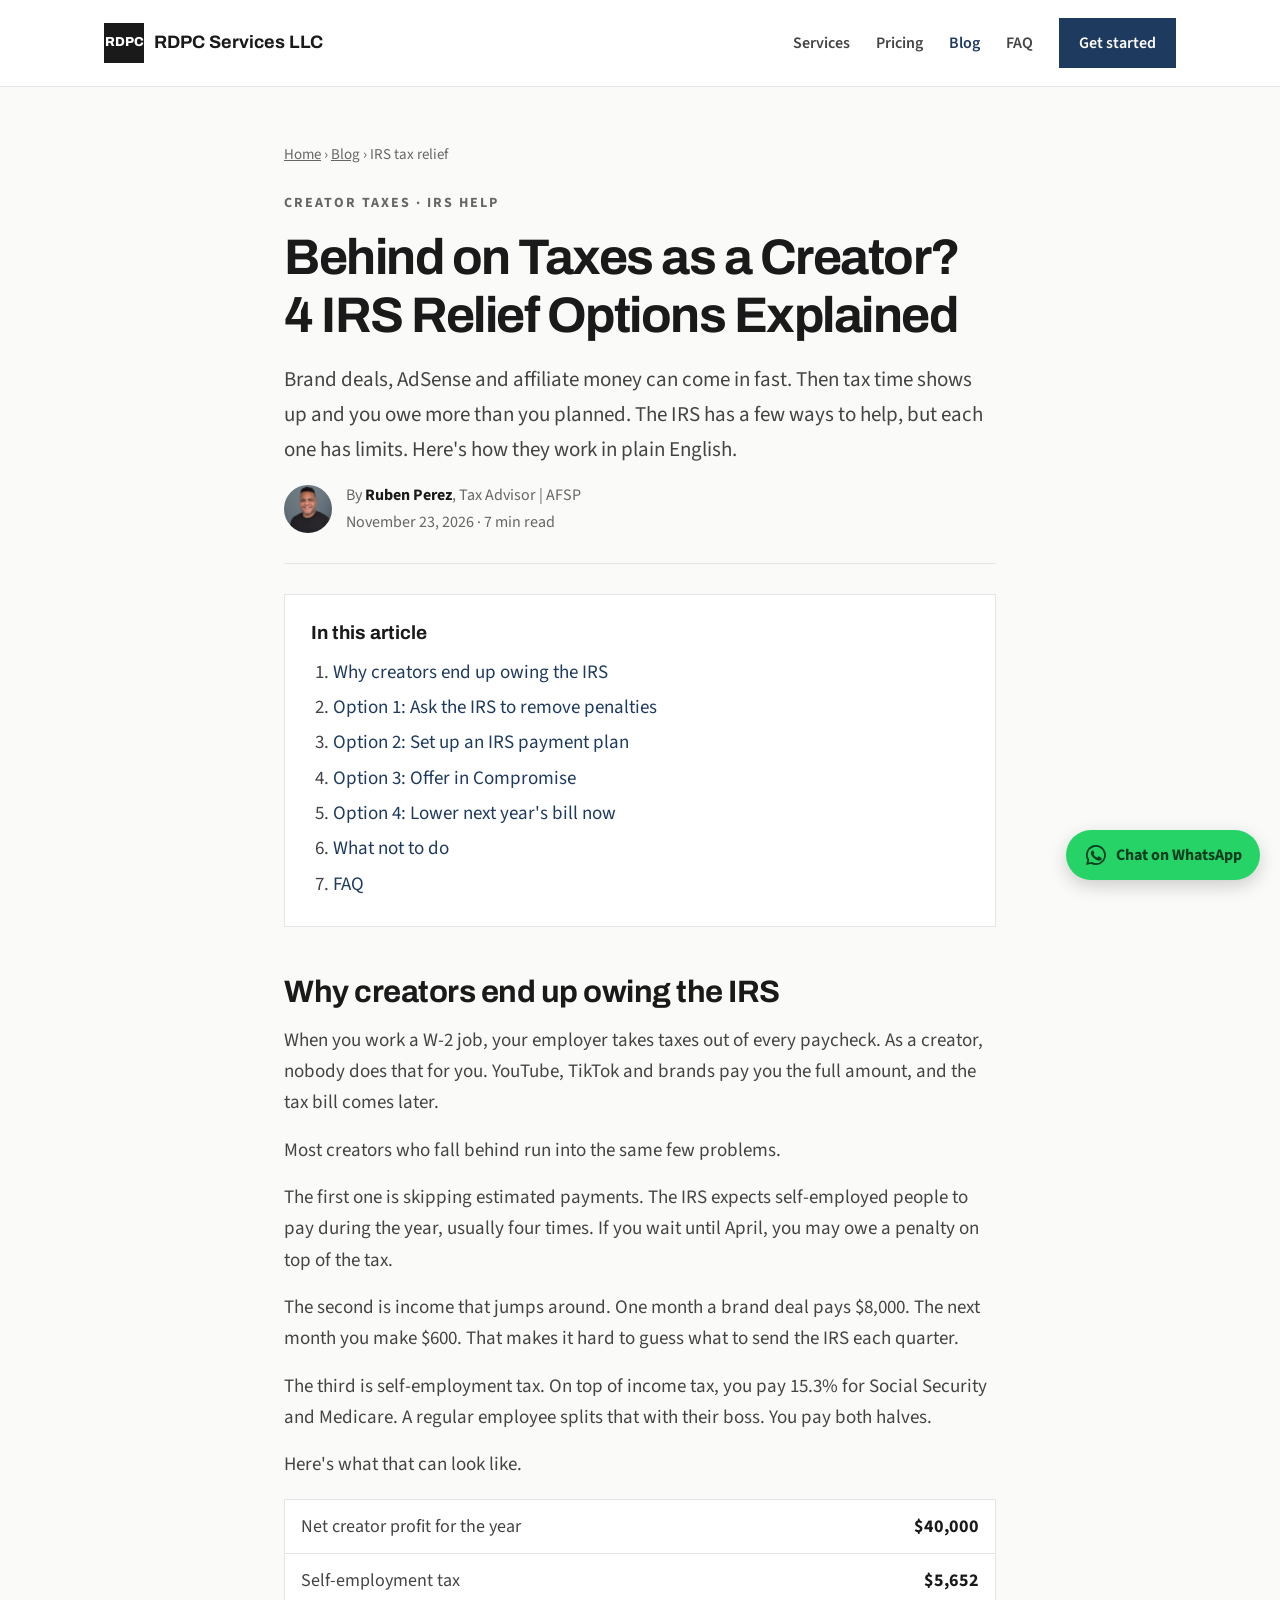
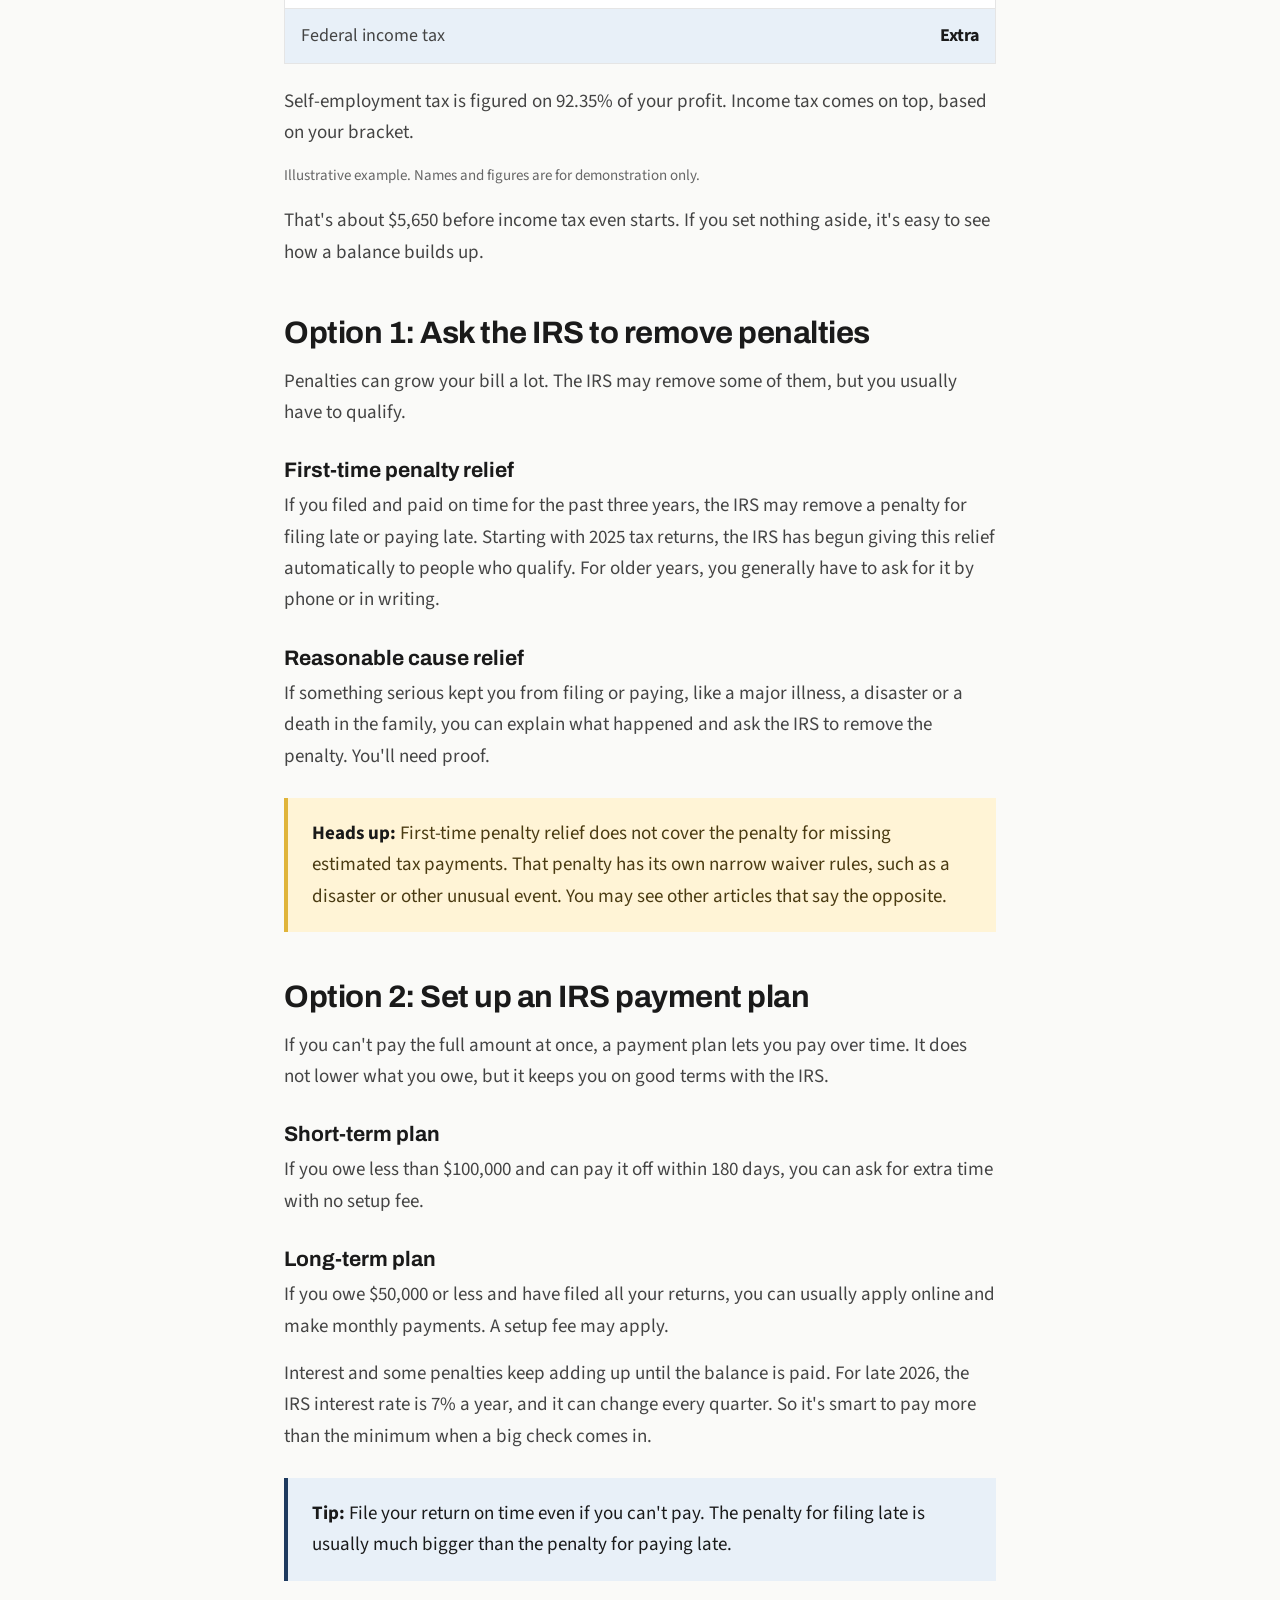
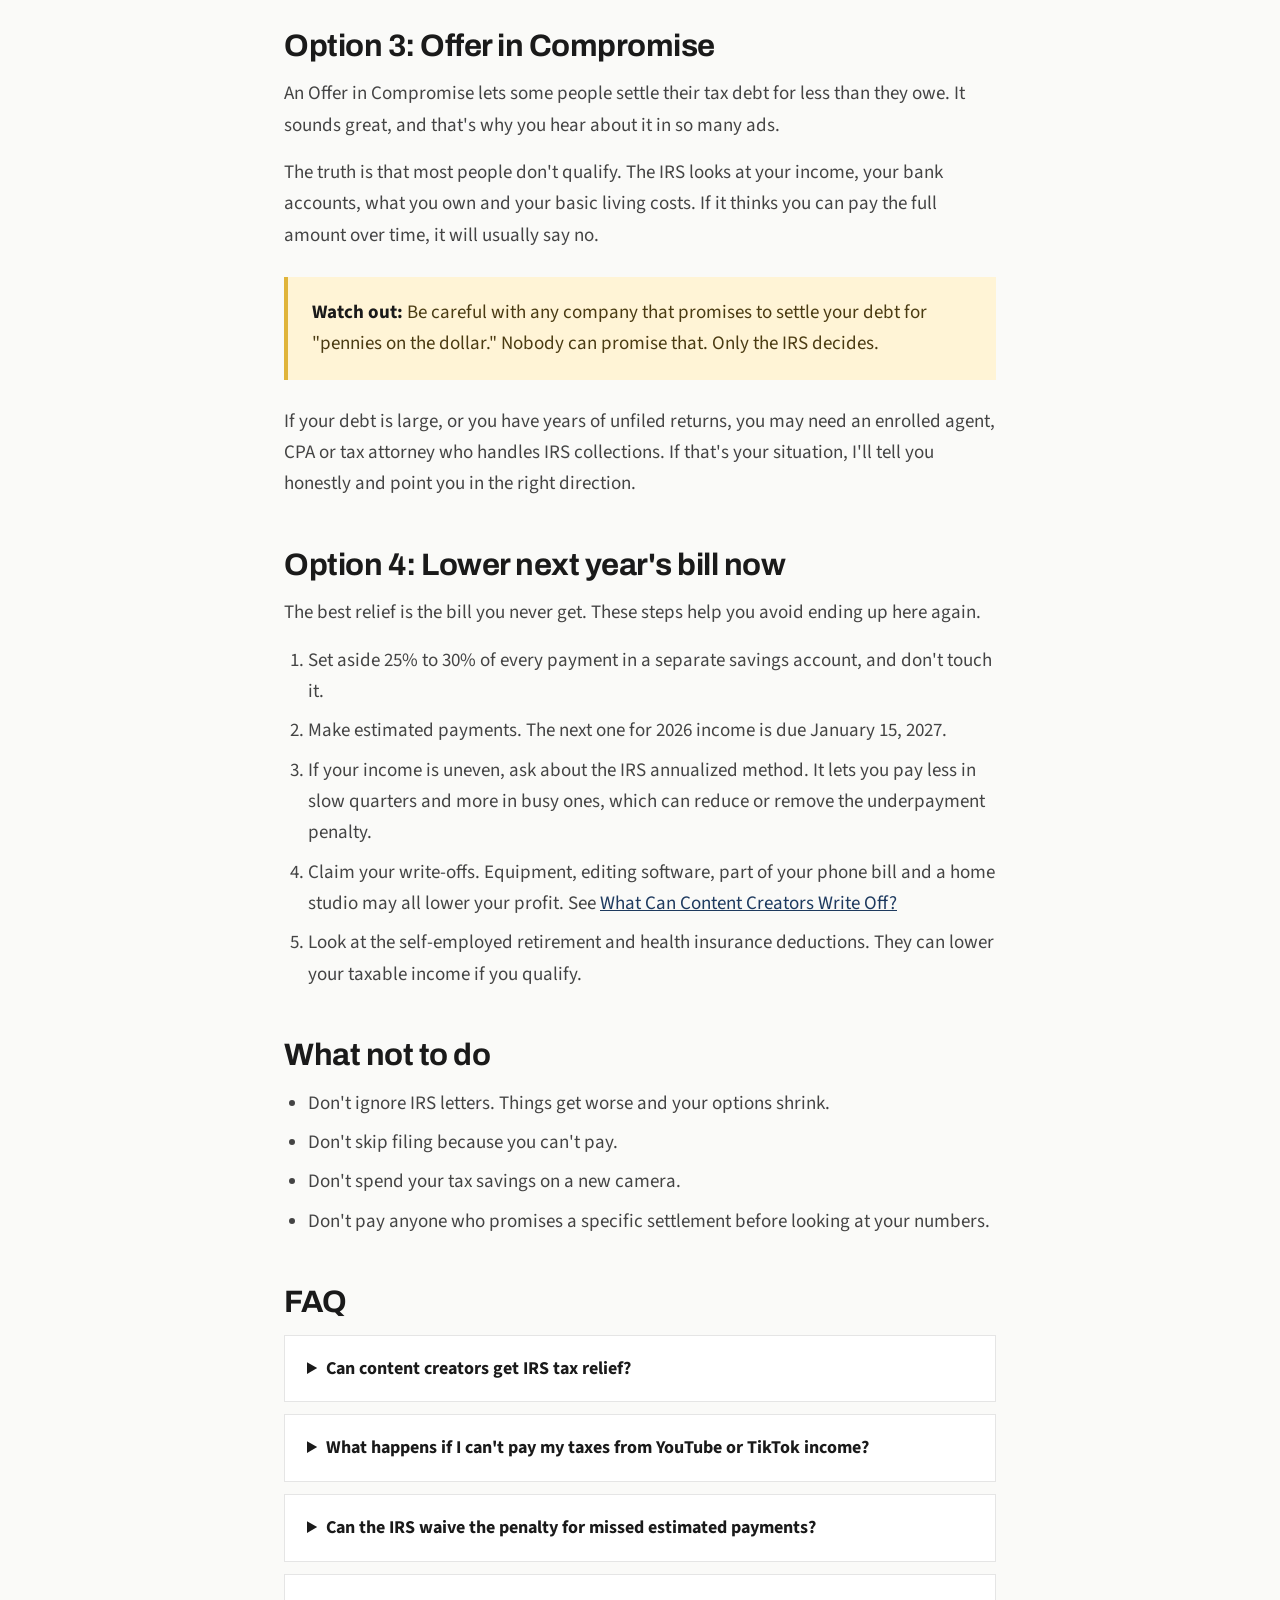
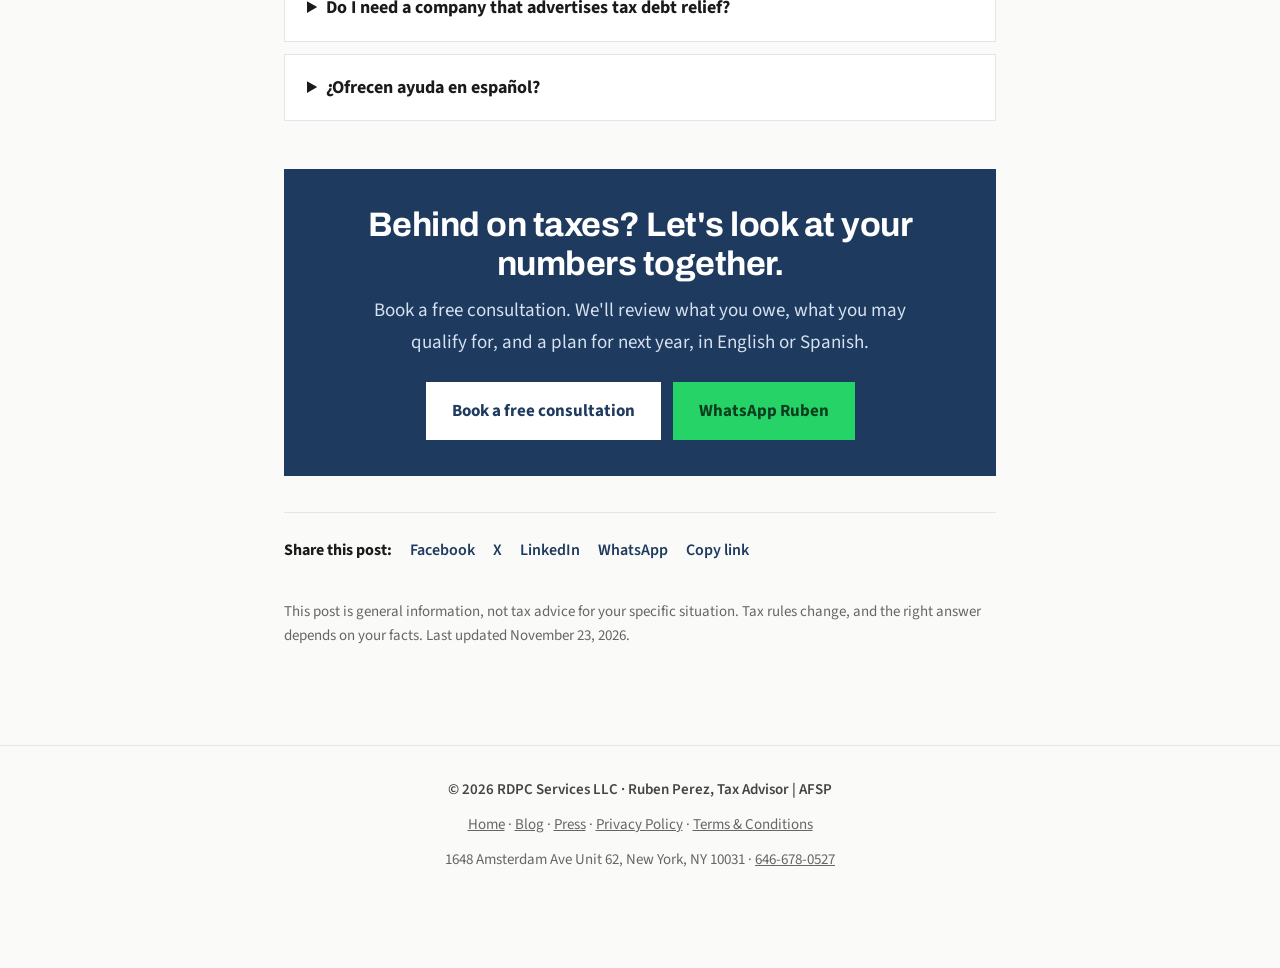
<file: blog/irs-tax-relief-for-content-creators/index.html>
<!doctype html>
<html lang="en-US">
<head>
<meta charset="utf-8">
<meta name="viewport" content="width=device-width, initial-scale=1">
<title>Behind on Taxes as a Creator? 4 IRS Relief Options Explained | CreatorTaxPro</title>
<meta name="description" content="Owe the IRS from creator income? Learn how penalty relief, payment plans and Offers in Compromise work, and what to do first. Ruben Perez, AFSP.">
<link rel="canonical" href="https://creatortaxpro.com/blog/irs-tax-relief-for-content-creators/">
<meta name="robots" content="index, follow, max-image-preview:large">
<meta name="author" content="Ruben Perez">
<meta name="theme-color" content="#1E3A5F">
<meta property="og:type" content="article">
<meta property="og:site_name" content="RDPC Services LLC">
<meta property="og:title" content="Behind on Taxes as a Creator? 4 IRS Relief Options Explained">
<meta property="og:description" content="Penalty relief, payment plans, Offers in Compromise, and how to avoid a big tax bill next year. A plain-English guide for creators.">
<meta property="og:url" content="https://creatortaxpro.com/blog/irs-tax-relief-for-content-creators/">
<meta property="og:image" content="https://creatortaxpro.com/og-image.jpg">
<meta property="og:image:secure_url" content="https://creatortaxpro.com/og-image.jpg">
<meta property="og:image:type" content="image/jpeg">
<meta property="og:image:width" content="1200">
<meta property="og:image:height" content="630">
<meta property="og:image:alt" content="Taxes for YouTubers, Influencers &amp; Social Media Income. Ruben Perez, Tax Advisor | AFSP.">
<meta property="og:locale" content="en_US">
<meta property="article:published_time" content="2026-11-23">
<meta property="article:modified_time" content="2026-11-23">
<meta property="article:author" content="Ruben Perez">
<meta property="article:section" content="Creator Taxes">
<meta name="twitter:card" content="summary_large_image">
<meta name="twitter:title" content="Behind on Taxes as a Creator? 4 IRS Relief Options Explained">
<meta name="twitter:description" content="Penalty relief, payment plans, Offers in Compromise, and how to avoid a big tax bill next year.">
<meta name="twitter:image" content="https://creatortaxpro.com/og-image.jpg">
<link rel="icon" href="data:image/svg+xml,%3Csvg xmlns='http://www.w3.org/2000/svg' viewBox='0 0 64 64'%3E%3Crect width='64' height='64' fill='%231A1A1A'/%3E%3Ctext x='32' y='40' font-family='Arial' font-weight='700' font-size='18' fill='white' text-anchor='middle'%3ERDPC%3C/text%3E%3C/svg%3E">
<script type="application/ld+json">
{
 "@context": "https://schema.org",
 "@graph": [
  {
   "@type": "BlogPosting",
   "@id": "https://creatortaxpro.com/blog/irs-tax-relief-for-content-creators/#post",
   "headline": "Behind on Taxes as a Creator? 4 IRS Relief Options Explained",
   "description": "How IRS penalty relief, payment plans and Offers in Compromise work for content creators who owe taxes, and how to avoid a big bill next year.",
   "url": "https://creatortaxpro.com/blog/irs-tax-relief-for-content-creators/",
   "mainEntityOfPage": "https://creatortaxpro.com/blog/irs-tax-relief-for-content-creators/",
   "image": "https://creatortaxpro.com/og-image.jpg",
   "datePublished": "2026-11-23",
   "dateModified": "2026-11-23",
   "inLanguage": "en-US",
   "articleSection": "Creator Taxes",
   "keywords": "IRS tax relief for content creators, creator back taxes, IRS payment plan for self-employed, first-time penalty abatement, offer in compromise, estimated tax penalty",
   "author": {
    "@type": "Person",
    "@id": "https://creatortaxpro.com/#ruben",
    "name": "Ruben Perez",
    "jobTitle": "Tax Advisor",
    "url": "https://creatortaxpro.com/#about",
    "image": "https://creatortaxpro.com/ruben-headshot.jpg"
   },
   "publisher": {
    "@type": "Organization",
    "@id": "https://creatortaxpro.com/#business",
    "name": "RDPC Services LLC",
    "url": "https://creatortaxpro.com/"
   }
  },
  {
   "@type": "BreadcrumbList",
   "itemListElement": [
    {"@type": "ListItem", "position": 1, "name": "Home", "item": "https://creatortaxpro.com/"},
    {"@type": "ListItem", "position": 2, "name": "Blog", "item": "https://creatortaxpro.com/blog/"},
    {"@type": "ListItem", "position": 3, "name": "IRS Tax Relief for Creators", "item": "https://creatortaxpro.com/blog/irs-tax-relief-for-content-creators/"}
   ]
  },
  {
   "@type": "FAQPage",
   "mainEntity": [
    {
     "@type": "Question",
     "name": "Can content creators get IRS tax relief?",
     "acceptedAnswer": {"@type": "Answer", "text": "Yes. Creators can use the same IRS relief options as anyone else, as long as they meet the rules. The IRS looks at your income, what you own, and whether you filed your past returns."}
    },
    {
     "@type": "Question",
     "name": "What happens if I can't pay my taxes from YouTube or TikTok income?",
     "acceptedAnswer": {"@type": "Answer", "text": "File on time anyway, then ask for a payment plan. Ignoring the bill leads to more penalties and can lead to IRS collection action."}
    },
    {
     "@type": "Question",
     "name": "Can the IRS waive the penalty for missed estimated payments?",
     "acceptedAnswer": {"@type": "Answer", "text": "Sometimes, but it is harder to get than other penalty relief. First-time penalty relief does not cover it. The waiver is generally limited to disasters or other unusual events."}
    },
    {
     "@type": "Question",
     "name": "Do I need a company that advertises tax debt relief?",
     "acceptedAnswer": {"@type": "Answer", "text": "Not always. Many people can set up a payment plan on their own. For larger debts or collection notices, talk to a qualified tax professional before you pay anyone."}
    },
    {
     "@type": "Question",
     "name": "¿Ofrecen ayuda en español?",
     "acceptedAnswer": {"@type": "Answer", "text": "Sí. Ruben atiende a creadores en inglés y en español."}
    }
   ]
  }
 ]
}
</script>
<link rel="preconnect" href="https://fonts.googleapis.com">
<link rel="preconnect" href="https://fonts.gstatic.com" crossorigin>
<link rel="stylesheet" href="https://fonts.googleapis.com/css2?family=Archivo:wght@500;700;800&family=Source+Sans+3:wght@400;600;700&display=swap">
<link rel="stylesheet" href="/blog/blog.css">
<!-- Google Analytics 4 -->
<script async src="https://www.googletagmanager.com/gtag/js?id=G-LK899YWN09"></script>
<script>
window.dataLayer=window.dataLayer||[];function gtag(){dataLayer.push(arguments);}
gtag('js',new Date());gtag('config','G-LK899YWN09');
document.addEventListener('click',function(e){var a=e.target.closest&&e.target.closest('a');if(!a)return;var h=a.getAttribute('href')||'',ev=null;
if(h.indexOf('form.jotform.com')>-1)ev='book_consultation_click';else if(h.indexOf('wa.me')>-1)ev='whatsapp_click';else if(h.indexOf('tel:')===0)ev='phone_click';else if(h.indexOf('mailto:')===0)ev='email_click';
if(ev)gtag('event',ev,{link_text:(a.textContent||'').trim().slice(0,80),page_language:document.documentElement.lang,page_type:'blog_post'});});
</script>
</head>
<body>

<header>
<nav>
<a class="brand" href="/"><span class="logo">RDPC</span><b>RDPC Services LLC</b></a>
<div class="navlinks">
<a href="/#services">Services</a>
<a href="/#pricing">Pricing</a>
<a href="/blog/" aria-current="page">Blog</a>
<a href="/#faq">FAQ</a>
<a class="btn" href="https://form.jotform.com/253648427878879" target="_blank" rel="noopener">Get started</a>
</div>
</nav>
</header>

<main>
<article class="wrap post">
<div class="crumbs"><a href="/">Home</a> › <a href="/blog/">Blog</a> › IRS tax relief</div>
<span class="eyebrow">Creator Taxes · IRS Help</span>
<h1>Behind on Taxes as a Creator? 4 IRS Relief Options Explained</h1>
<p class="lede">Brand deals, AdSense and affiliate money can come in fast. Then tax time shows up and you owe more than you planned. The IRS has a few ways to help, but each one has limits. Here's how they work in plain English.</p>
<div class="meta"><img src="/ruben-headshot.jpg" alt="Ruben Perez" width="48" height="48"><span>By <b>Ruben Perez</b>, Tax Advisor | AFSP<br><time datetime="2026-11-23">November 23, 2026</time> · 7 min read</span></div>

<nav class="toc" aria-label="In this article">
<b>In this article</b>
<ol>
<li><a href="#why">Why creators end up owing the IRS</a></li>
<li><a href="#penalty-relief">Option 1: Ask the IRS to remove penalties</a></li>
<li><a href="#payment-plan">Option 2: Set up an IRS payment plan</a></li>
<li><a href="#offer">Option 3: Offer in Compromise</a></li>
<li><a href="#next-year">Option 4: Lower next year's bill now</a></li>
<li><a href="#not">What not to do</a></li>
<li><a href="#faq">FAQ</a></li>
</ol>
</nav>

<h2 id="why">Why creators end up owing the IRS</h2>
<p>When you work a W-2 job, your employer takes taxes out of every paycheck. As a creator, nobody does that for you. YouTube, TikTok and brands pay you the full amount, and the tax bill comes later.</p>
<p>Most creators who fall behind run into the same few problems.</p>
<p>The first one is skipping estimated payments. The IRS expects self-employed people to pay during the year, usually four times. If you wait until April, you may owe a penalty on top of the tax.</p>
<p>The second is income that jumps around. One month a brand deal pays $8,000. The next month you make $600. That makes it hard to guess what to send the IRS each quarter.</p>
<p>The third is self-employment tax. On top of income tax, you pay 15.3% for Social Security and Medicare. A regular employee splits that with their boss. You pay both halves.</p>
<p>Here's what that can look like.</p>
<table class="math">
<tr><td>Net creator profit for the year</td><td>$40,000</td></tr>
<tr><td>Self-employment tax</td><td>$5,652</td></tr>
<tr><td>Federal income tax</td><td>Extra</td></tr>
</table>
<p>Self-employment tax is figured on 92.35% of your profit. Income tax comes on top, based on your bracket.</p>
<p style="font-size:15px;color:var(--soft)">Illustrative example. Names and figures are for demonstration only.</p>
<p>That's about $5,650 before income tax even starts. If you set nothing aside, it's easy to see how a balance builds up.</p>

<h2 id="penalty-relief">Option 1: Ask the IRS to remove penalties</h2>
<p>Penalties can grow your bill a lot. The IRS may remove some of them, but you usually have to qualify.</p>
<h3>First-time penalty relief</h3>
<p>If you filed and paid on time for the past three years, the IRS may remove a penalty for filing late or paying late. Starting with 2025 tax returns, the IRS has begun giving this relief automatically to people who qualify. For older years, you generally have to ask for it by phone or in writing.</p>
<h3>Reasonable cause relief</h3>
<p>If something serious kept you from filing or paying, like a major illness, a disaster or a death in the family, you can explain what happened and ask the IRS to remove the penalty. You'll need proof.</p>
<div class="warn"><p><b>Heads up:</b> First-time penalty relief does not cover the penalty for missing estimated tax payments. That penalty has its own narrow waiver rules, such as a disaster or other unusual event. You may see other articles that say the opposite.</p></div>

<h2 id="payment-plan">Option 2: Set up an IRS payment plan</h2>
<p>If you can't pay the full amount at once, a payment plan lets you pay over time. It does not lower what you owe, but it keeps you on good terms with the IRS.</p>
<h3>Short-term plan</h3>
<p>If you owe less than $100,000 and can pay it off within 180 days, you can ask for extra time with no setup fee.</p>
<h3>Long-term plan</h3>
<p>If you owe $50,000 or less and have filed all your returns, you can usually apply online and make monthly payments. A setup fee may apply.</p>
<p>Interest and some penalties keep adding up until the balance is paid. For late 2026, the IRS interest rate is 7% a year, and it can change every quarter. So it's smart to pay more than the minimum when a big check comes in.</p>
<div class="tip"><p><b>Tip:</b> File your return on time even if you can't pay. The penalty for filing late is usually much bigger than the penalty for paying late.</p></div>

<h2 id="offer">Option 3: Offer in Compromise</h2>
<p>An Offer in Compromise lets some people settle their tax debt for less than they owe. It sounds great, and that's why you hear about it in so many ads.</p>
<p>The truth is that most people don't qualify. The IRS looks at your income, your bank accounts, what you own and your basic living costs. If it thinks you can pay the full amount over time, it will usually say no.</p>
<div class="warn"><p><b>Watch out:</b> Be careful with any company that promises to settle your debt for "pennies on the dollar." Nobody can promise that. Only the IRS decides.</p></div>
<p>If your debt is large, or you have years of unfiled returns, you may need an enrolled agent, CPA or tax attorney who handles IRS collections. If that's your situation, I'll tell you honestly and point you in the right direction.</p>

<h2 id="next-year">Option 4: Lower next year's bill now</h2>
<p>The best relief is the bill you never get. These steps help you avoid ending up here again.</p>
<ol>
<li>Set aside 25% to 30% of every payment in a separate savings account, and don't touch it.</li>
<li>Make estimated payments. The next one for 2026 income is due January 15, 2027.</li>
<li>If your income is uneven, ask about the IRS annualized method. It lets you pay less in slow quarters and more in busy ones, which can reduce or remove the underpayment penalty.</li>
<li>Claim your write-offs. Equipment, editing software, part of your phone bill and a home studio may all lower your profit. See <a href="/blog/what-can-content-creators-write-off/">What Can Content Creators Write Off?</a></li>
<li>Look at the self-employed retirement and health insurance deductions. They can lower your taxable income if you qualify.</li>
</ol>

<h2 id="not">What not to do</h2>
<ul>
<li>Don't ignore IRS letters. Things get worse and your options shrink.</li>
<li>Don't skip filing because you can't pay.</li>
<li>Don't spend your tax savings on a new camera.</li>
<li>Don't pay anyone who promises a specific settlement before looking at your numbers.</li>
</ul>

<h2 id="faq">FAQ</h2>
<details><summary>Can content creators get IRS tax relief?</summary><p>Yes. Creators can use the same IRS relief options as anyone else, as long as they meet the rules. The IRS looks at your income, what you own, and whether you filed your past returns.</p></details>
<details><summary>What happens if I can't pay my taxes from YouTube or TikTok income?</summary><p>File on time anyway, then ask for a payment plan. Ignoring the bill leads to more penalties and can lead to IRS collection action.</p></details>
<details><summary>Can the IRS waive the penalty for missed estimated payments?</summary><p>Sometimes, but it is harder to get than other penalty relief. First-time penalty relief does not cover it. The waiver is generally limited to disasters or other unusual events.</p></details>
<details><summary>Do I need a company that advertises tax debt relief?</summary><p>Not always. Many people can set up a payment plan on their own. For larger debts or collection notices, talk to a qualified tax professional before you pay anyone.</p></details>
<details lang="es"><summary>¿Ofrecen ayuda en español?</summary><p>Sí. Ruben atiende a creadores en inglés y en español.</p></details>

<div class="cta">
<h2>Behind on taxes? Let's look at your numbers together.</h2>
<p>Book a free consultation. We'll review what you owe, what you may qualify for, and a plan for next year, in English or Spanish.</p>
<div class="btns">
<a class="btn" href="https://form.jotform.com/253648427878879" target="_blank" rel="noopener">Book a free consultation</a>
<a class="btn btn-wa" href="https://wa.me/16466780527?text=Hi%20Ruben%2C%20I%20read%20your%20post%20on%20IRS%20tax%20relief%20for%20creators%20and%20I%27d%20like%20help%20with%20what%20I%20owe." target="_blank" rel="noopener">WhatsApp Ruben</a>
</div>
</div>

<div class="share">
<b>Share this post:</b>
<a href="https://www.facebook.com/sharer/sharer.php?u=https%3A%2F%2Fcreatortaxpro.com%2Fblog%2Firs-tax-relief-for-content-creators%2F" target="_blank" rel="noopener">Facebook</a>
<a href="https://twitter.com/intent/tweet?url=https%3A%2F%2Fcreatortaxpro.com%2Fblog%2Firs-tax-relief-for-content-creators%2F&amp;text=Behind%20on%20taxes%20as%20a%20creator%3F%204%20IRS%20relief%20options%20explained" target="_blank" rel="noopener">X</a>
<a href="https://www.linkedin.com/sharing/share-offsite/?url=https%3A%2F%2Fcreatortaxpro.com%2Fblog%2Firs-tax-relief-for-content-creators%2F" target="_blank" rel="noopener">LinkedIn</a>
<a href="https://wa.me/?text=Behind%20on%20taxes%20as%20a%20creator%3F%20https%3A%2F%2Fcreatortaxpro.com%2Fblog%2Firs-tax-relief-for-content-creators%2F" target="_blank" rel="noopener">WhatsApp</a>
<button type="button" id="copy-link">Copy link</button>
</div>

<p class="disclaimer">This post is general information, not tax advice for your specific situation. Tax rules change, and the right answer depends on your facts. Last updated November 23, 2026.</p>
</article>
</main>

<footer>
<div class="wrap">
<span class="foot-copy">© 2026 RDPC Services LLC · Ruben Perez, Tax Advisor | AFSP</span>
<span><a href="/">Home</a> · <a href="/blog/">Blog</a> · <a href="/press/">Press</a> · <a href="/privacy/">Privacy Policy</a> · <a href="/terms/">Terms &amp; Conditions</a></span>
<span>1648 Amsterdam Ave Unit 62, New York, NY 10031 · <a href="tel:+16466780527">646-678-0527</a></span>
</div>
</footer>

<a class="wa-float" href="https://wa.me/16466780527?text=Hi%20Ruben%2C%20I%27m%20a%20content%20creator%20and%20I%27d%20like%20help%20with%20my%20taxes." target="_blank" rel="noopener" aria-label="Chat with Ruben on WhatsApp"><svg viewBox="0 0 24 24" aria-hidden="true"><path fill="currentColor" d="M12 2a10 10 0 0 0-8.6 15.1L2 22l5-1.3A10 10 0 1 0 12 2zm0 18.2a8.2 8.2 0 0 1-4.2-1.1l-.3-.2-3 .8.8-2.9-.2-.3A8.2 8.2 0 1 1 12 20.2zm4.5-6.1c-.2-.1-1.5-.7-1.7-.8-.2-.1-.4-.1-.6.1l-.8 1c-.1.2-.3.2-.5.1a6.7 6.7 0 0 1-3.3-2.9c-.3-.4.2-.4.7-1.4.1-.2 0-.3 0-.4l-.8-1.8c-.2-.5-.4-.4-.6-.4h-.5a1 1 0 0 0-.7.3 3 3 0 0 0-.9 2.2 5.2 5.2 0 0 0 1.1 2.8 11.9 11.9 0 0 0 4.6 4c1.7.7 2.4.8 3.2.7.5-.1 1.5-.6 1.8-1.2.2-.6.2-1.1.1-1.2l-.4-.2z"/></svg><span>Chat on WhatsApp</span></a>
<script>
(function(){var b=document.getElementById('copy-link');if(!b)return;b.addEventListener('click',function(){var u=location.href.split('#')[0];if(navigator.clipboard){navigator.clipboard.writeText(u).then(function(){b.textContent='Link copied ✓'})}})})();
</script>
</body>
</html>
</file>
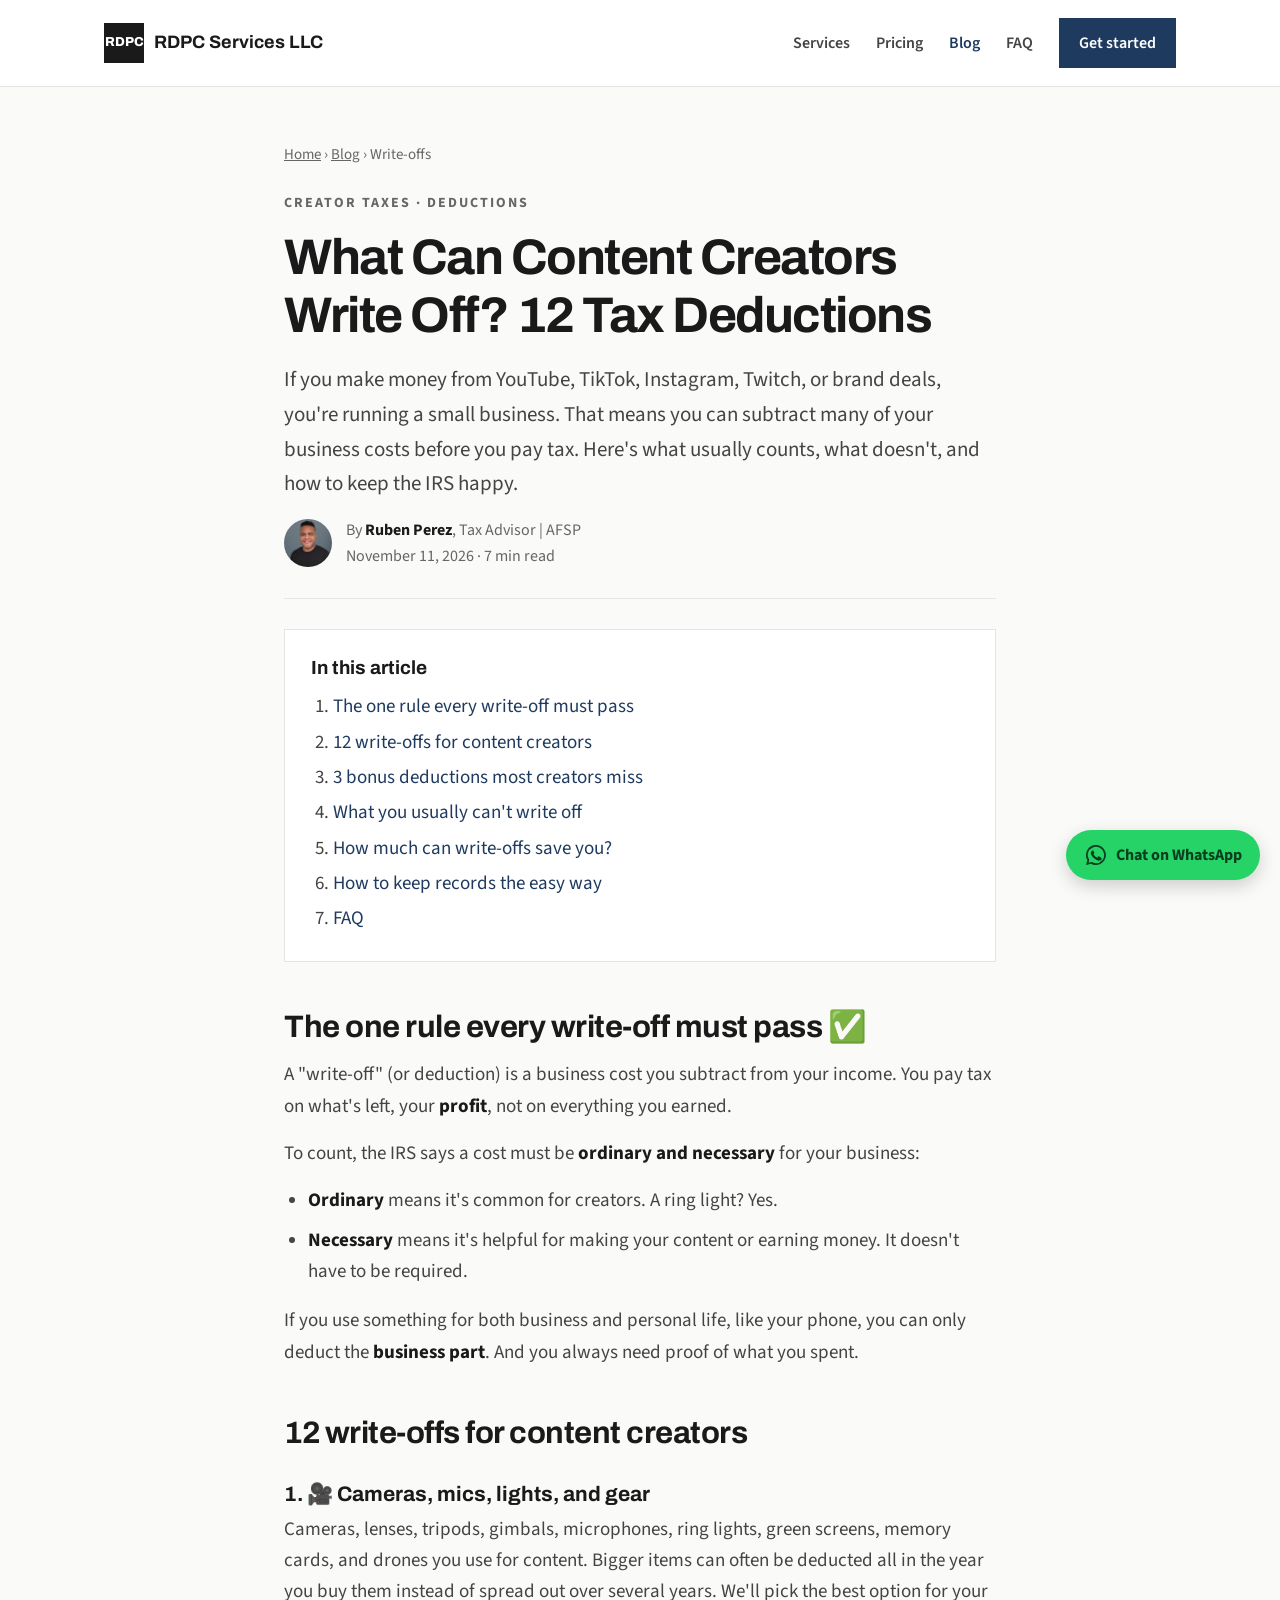
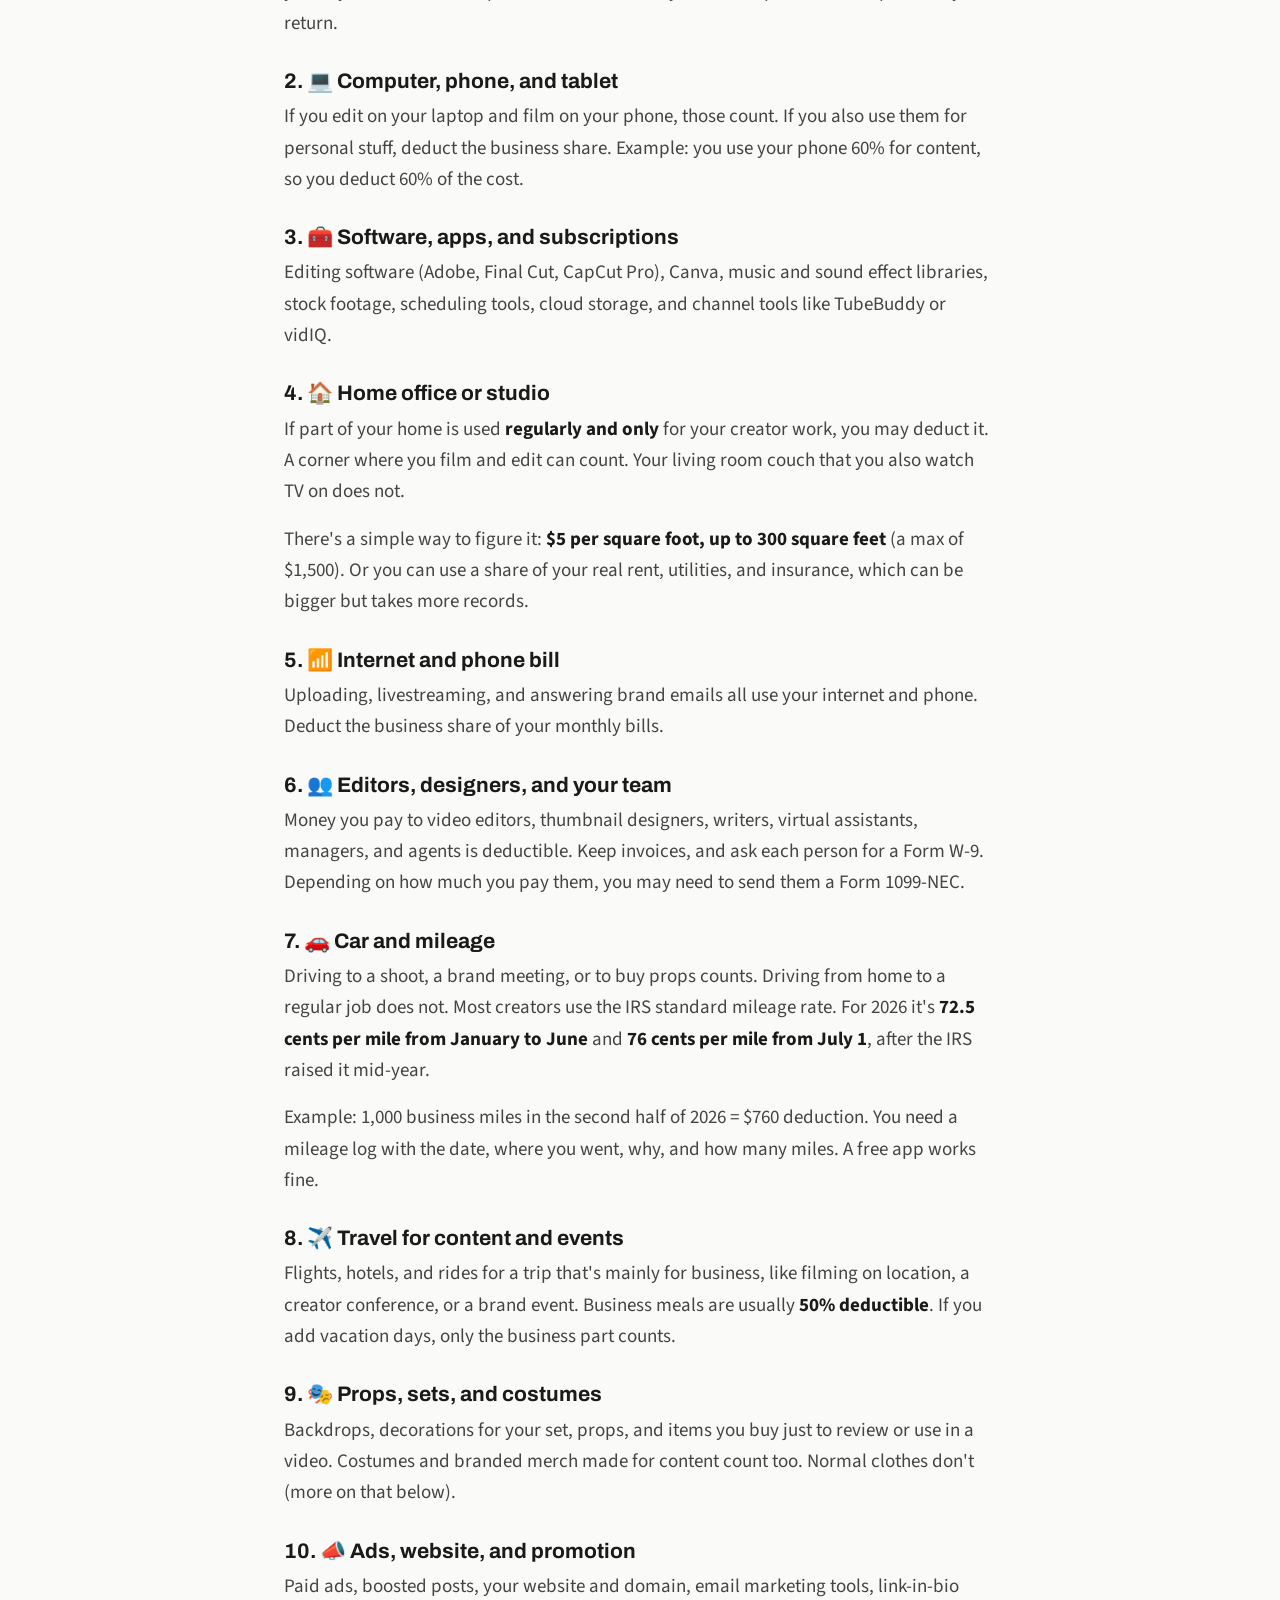
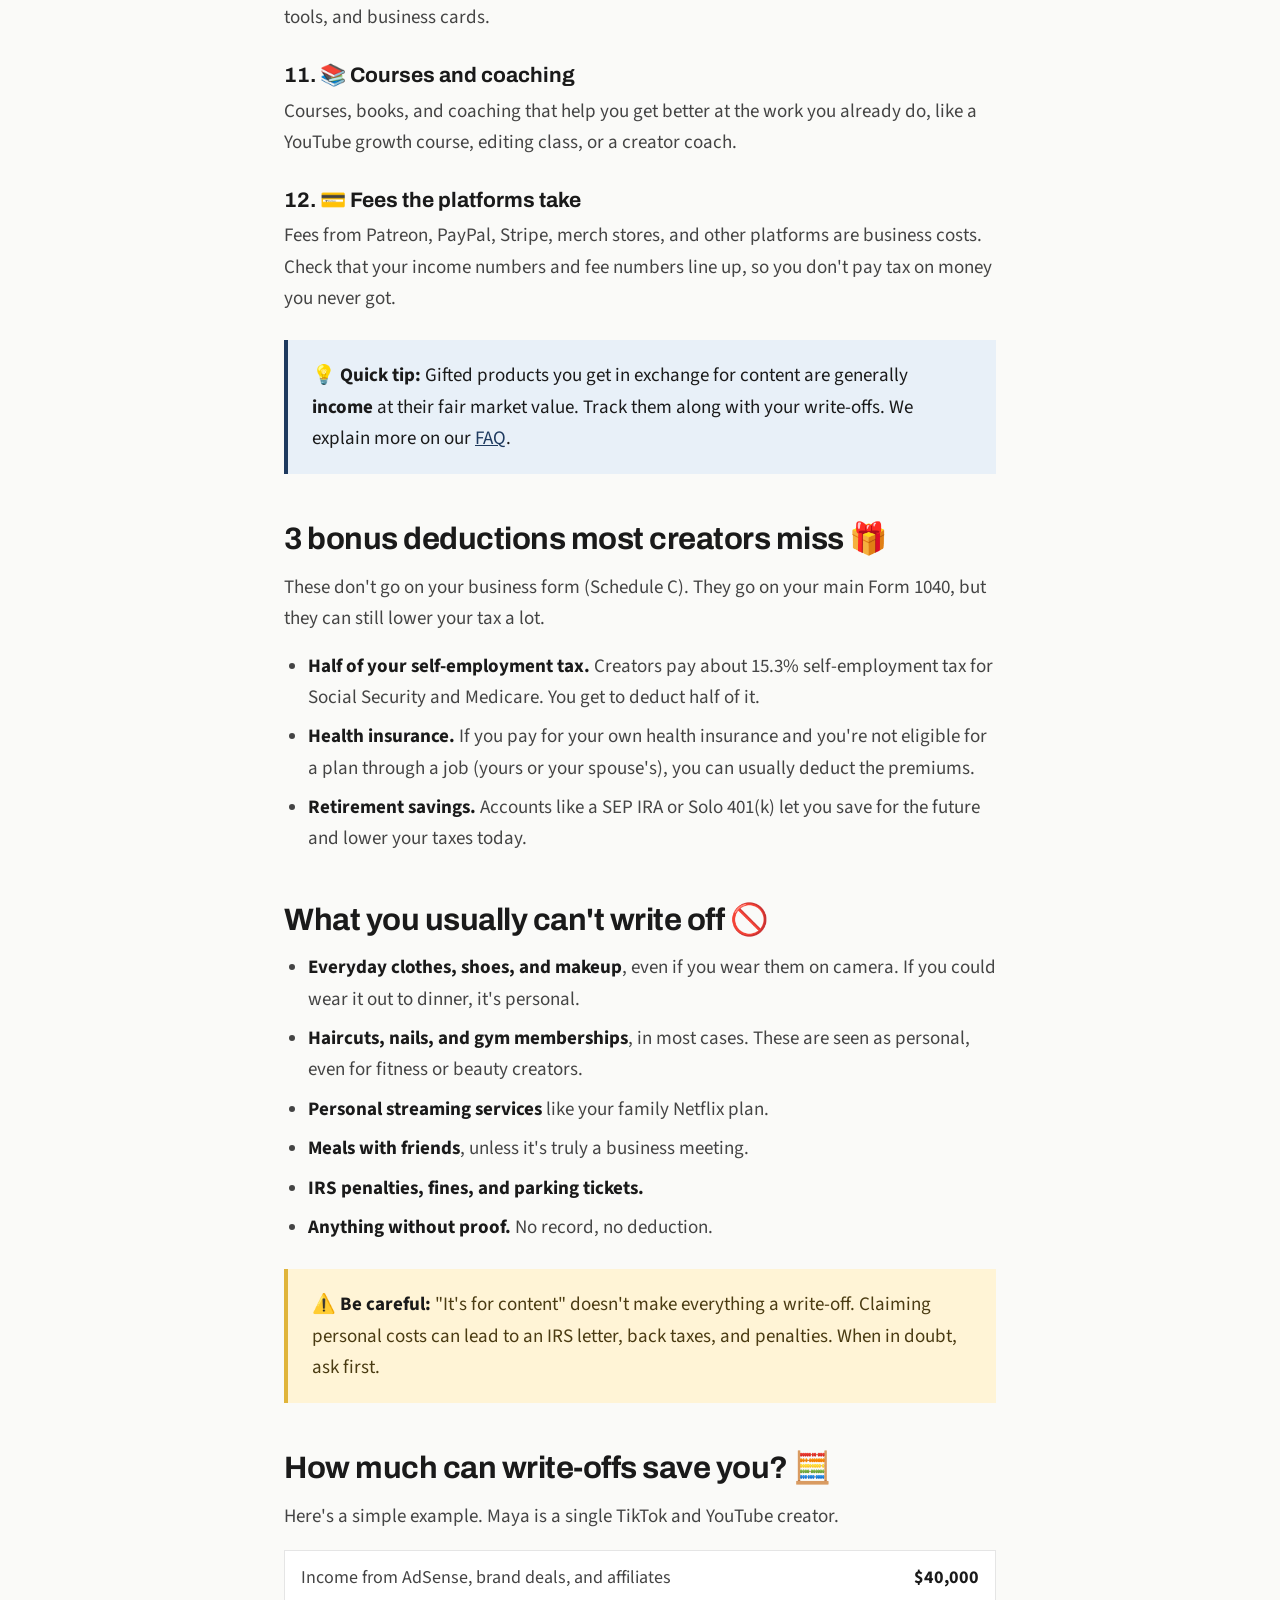
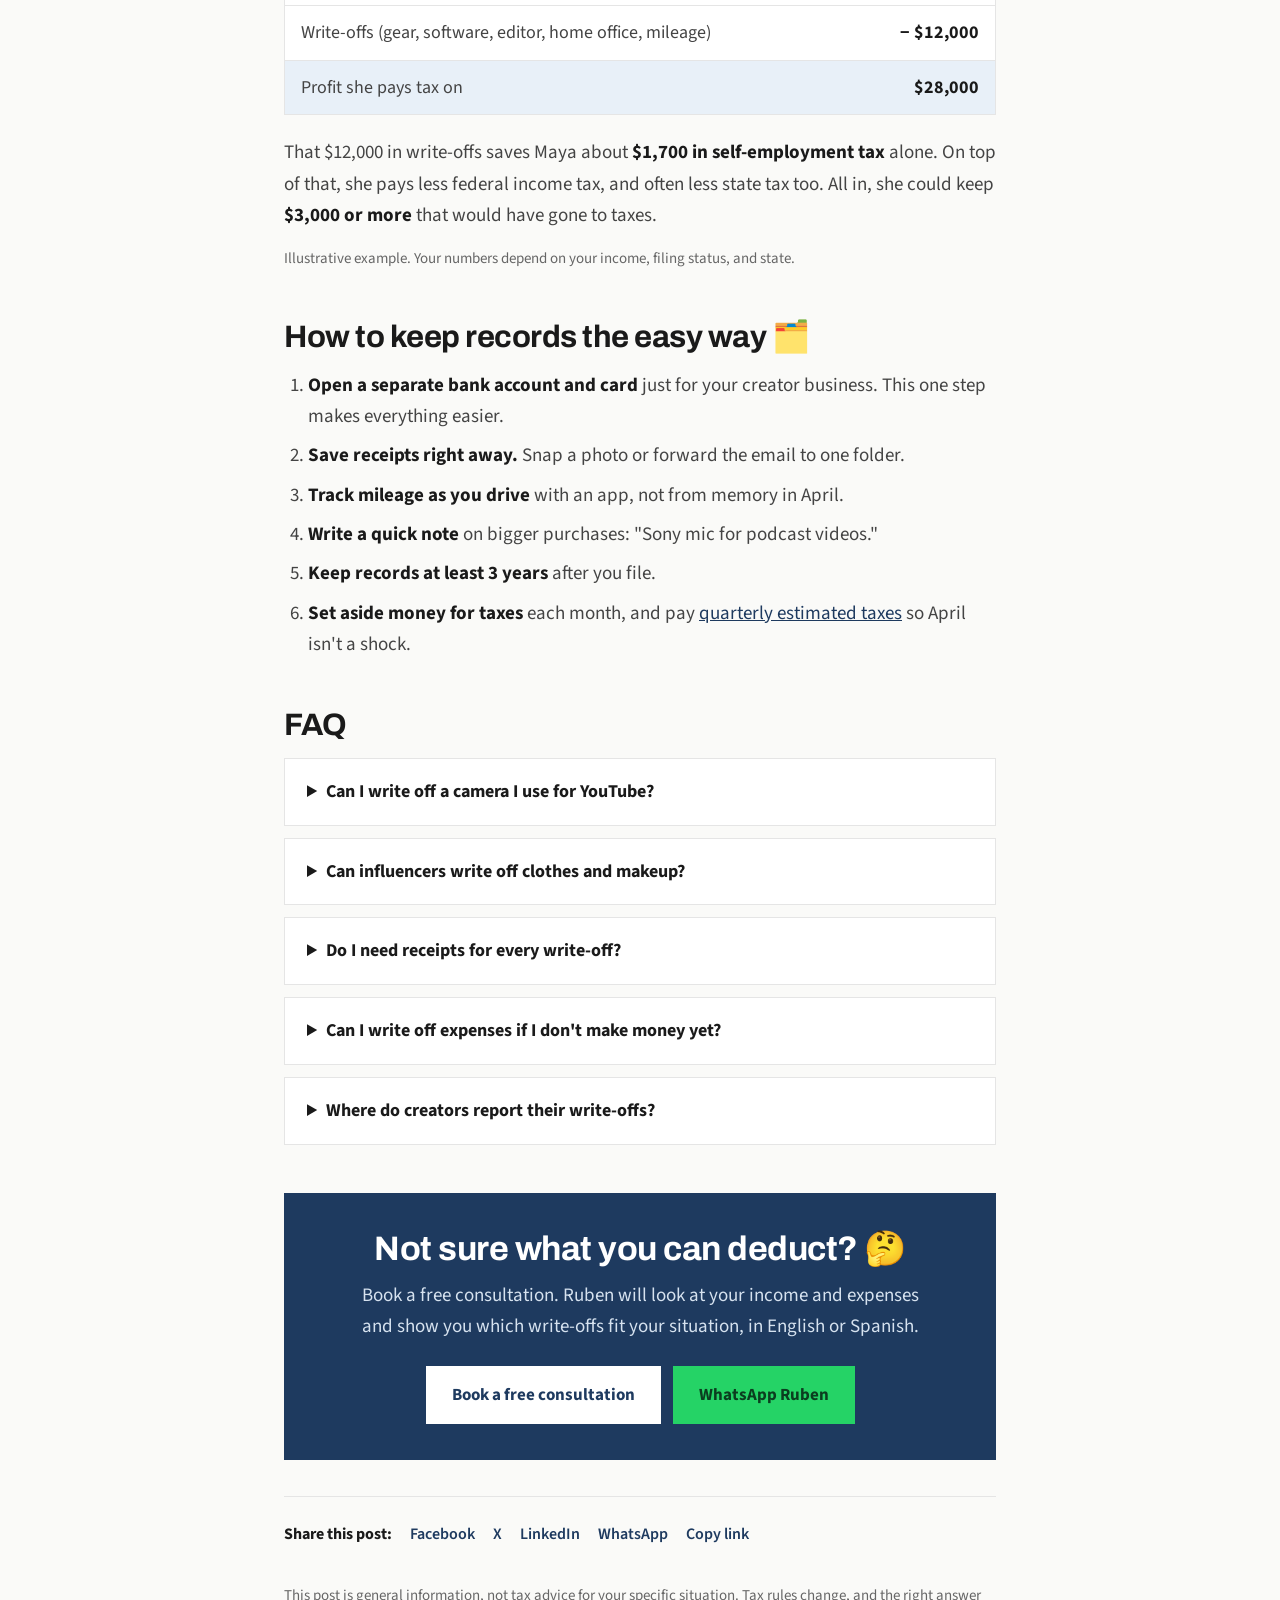
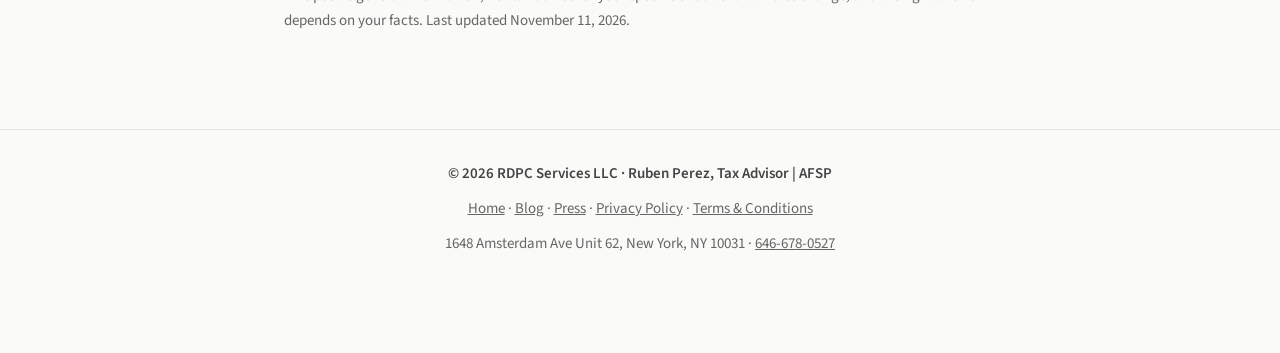
<file: blog/what-can-content-creators-write-off/index.html>
<!doctype html>
<html lang="en-US">
<head>
<meta charset="utf-8">
<meta name="viewport" content="width=device-width, initial-scale=1">
<title>What Can Content Creators Write Off? 12 Tax Deductions | CreatorTaxPro</title>
<meta name="description" content="A plain-English list of tax write-offs for YouTubers, TikTokers, and influencers: gear, software, home office, mileage, travel, editors, and more. Plus what you can't deduct.">
<link rel="canonical" href="https://creatortaxpro.com/blog/what-can-content-creators-write-off/">
<meta name="robots" content="index, follow, max-image-preview:large">
<meta name="author" content="Ruben Perez">
<meta name="theme-color" content="#1E3A5F">
<meta property="og:type" content="article">
<meta property="og:site_name" content="RDPC Services LLC">
<meta property="og:title" content="What Can Content Creators Write Off? 12 Tax Deductions">
<meta property="og:description" content="Gear, software, home office, mileage, travel, editors, and more. A plain-English guide for YouTubers, TikTokers, and influencers.">
<meta property="og:url" content="https://creatortaxpro.com/blog/what-can-content-creators-write-off/">
<meta property="og:image" content="https://creatortaxpro.com/og-image.jpg">
<meta property="og:image:secure_url" content="https://creatortaxpro.com/og-image.jpg">
<meta property="og:image:type" content="image/jpeg">
<meta property="og:image:width" content="1200">
<meta property="og:image:height" content="630">
<meta property="og:image:alt" content="Taxes for YouTubers, Influencers & Social Media Income. Ruben Perez, Tax Advisor | AFSP.">
<meta property="og:locale" content="en_US">
<meta property="article:published_time" content="2026-11-11">
<meta property="article:modified_time" content="2026-11-11">
<meta property="article:author" content="Ruben Perez">
<meta property="article:section" content="Creator Taxes">
<meta name="twitter:card" content="summary_large_image">
<meta name="twitter:title" content="What Can Content Creators Write Off? 12 Tax Deductions">
<meta name="twitter:description" content="Gear, software, home office, mileage, travel, editors, and more. A plain-English guide for creators.">
<meta name="twitter:image" content="https://creatortaxpro.com/og-image.jpg">
<link rel="icon" href="data:image/svg+xml,%3Csvg xmlns='http://www.w3.org/2000/svg' viewBox='0 0 64 64'%3E%3Crect width='64' height='64' fill='%231A1A1A'/%3E%3Ctext x='32' y='40' font-family='Arial' font-weight='700' font-size='18' fill='white' text-anchor='middle'%3ERDPC%3C/text%3E%3C/svg%3E">
<script type="application/ld+json">
{
 "@context": "https://schema.org",
 "@graph": [
  {
   "@type": "BlogPosting",
   "@id": "https://creatortaxpro.com/blog/what-can-content-creators-write-off/#post",
   "headline": "What Can Content Creators Write Off? 12 Tax Deductions",
   "description": "A plain-English list of tax write-offs for YouTubers, TikTokers, and influencers, plus what you can't deduct.",
   "url": "https://creatortaxpro.com/blog/what-can-content-creators-write-off/",
   "mainEntityOfPage": "https://creatortaxpro.com/blog/what-can-content-creators-write-off/",
   "image": "https://creatortaxpro.com/og-image.jpg",
   "datePublished": "2026-11-11",
   "dateModified": "2026-11-11",
   "inLanguage": "en-US",
   "articleSection": "Creator Taxes",
   "keywords": "content creator tax deductions, YouTuber write offs, influencer tax deductions, what can influencers write off, Schedule C for creators",
   "author": {
    "@type": "Person",
    "@id": "https://creatortaxpro.com/#ruben",
    "name": "Ruben Perez",
    "jobTitle": "Tax Advisor",
    "url": "https://creatortaxpro.com/#about",
    "image": "https://creatortaxpro.com/ruben-headshot.jpg"
   },
   "publisher": {
    "@type": "Organization",
    "@id": "https://creatortaxpro.com/#business",
    "name": "RDPC Services LLC",
    "url": "https://creatortaxpro.com/"
   }
  },
  {
   "@type": "BreadcrumbList",
   "itemListElement": [
    {"@type": "ListItem", "position": 1, "name": "Home", "item": "https://creatortaxpro.com/"},
    {"@type": "ListItem", "position": 2, "name": "Blog", "item": "https://creatortaxpro.com/blog/"},
    {"@type": "ListItem", "position": 3, "name": "What Can Content Creators Write Off?", "item": "https://creatortaxpro.com/blog/what-can-content-creators-write-off/"}
   ]
  },
  {
   "@type": "FAQPage",
   "mainEntity": [
    {
     "@type": "Question",
     "name": "Can I write off a camera I use for YouTube?",
     "acceptedAnswer": {"@type": "Answer", "text": "Yes. Cameras, microphones, lights, and lenses you use to make content are business expenses. If you also use the item for personal things, you can only deduct the business-use share. Keep the receipt."}
    },
    {
     "@type": "Question",
     "name": "Can influencers write off clothes and makeup?",
     "acceptedAnswer": {"@type": "Answer", "text": "Usually not. The IRS only allows clothing that is not suitable for everyday wear, like costumes or branded merch made for content. Normal clothes and everyday makeup are generally personal, even if you wear them on camera."}
    },
    {
     "@type": "Question",
     "name": "Do I need receipts for every write-off?",
     "acceptedAnswer": {"@type": "Answer", "text": "You need records that show what you paid, when, and why it was for your business. Receipts, invoices, bank statements, and a mileage log all count. Keep them for at least three years after you file."}
    },
    {
     "@type": "Question",
     "name": "Can I write off expenses if I don't make money yet?",
     "acceptedAnswer": {"@type": "Answer", "text": "Often yes, if you are running your channel like a real business with the goal of making a profit. The IRS looks at things like how you keep records and whether you are trying to earn money. If it looks like a hobby, the rules are much stricter."}
    },
    {
     "@type": "Question",
     "name": "Where do creators report their write-offs?",
     "acceptedAnswer": {"@type": "Answer", "text": "Most creators report income and business expenses on Schedule C, which is part of Form 1040. A few deductions, like self-employed health insurance and retirement contributions, go on Form 1040 instead."}
    }
   ]
  }
 ]
}
</script>
<link rel="preconnect" href="https://fonts.googleapis.com">
<link rel="preconnect" href="https://fonts.gstatic.com" crossorigin>
<link rel="stylesheet" href="https://fonts.googleapis.com/css2?family=Archivo:wght@500;700;800&family=Source+Sans+3:wght@400;600;700&display=swap">
<link rel="stylesheet" href="/blog/blog.css">
<!-- Google Analytics 4 -->
<script async src="https://www.googletagmanager.com/gtag/js?id=G-LK899YWN09"></script>
<script>
window.dataLayer=window.dataLayer||[];function gtag(){dataLayer.push(arguments);}
gtag('js',new Date());gtag('config','G-LK899YWN09');
document.addEventListener('click',function(e){var a=e.target.closest&&e.target.closest('a');if(!a)return;var h=a.getAttribute('href')||'',ev=null;
if(h.indexOf('form.jotform.com')>-1)ev='book_consultation_click';else if(h.indexOf('wa.me')>-1)ev='whatsapp_click';else if(h.indexOf('tel:')===0)ev='phone_click';else if(h.indexOf('mailto:')===0)ev='email_click';
if(ev)gtag('event',ev,{link_text:(a.textContent||'').trim().slice(0,80),page_language:document.documentElement.lang,page_type:'blog_post'});});
</script>
</head>
<body>

<header>
<nav>
<a class="brand" href="/"><span class="logo">RDPC</span><b>RDPC Services LLC</b></a>
<div class="navlinks">
<a href="/#services">Services</a>
<a href="/#pricing">Pricing</a>
<a href="/blog/" aria-current="page">Blog</a>
<a href="/#faq">FAQ</a>
<a class="btn" href="https://form.jotform.com/253648427878879" target="_blank" rel="noopener">Get started</a>
</div>
</nav>
</header>

<main>
<article class="wrap post">
<div class="crumbs"><a href="/">Home</a> › <a href="/blog/">Blog</a> › Write-offs</div>
<span class="eyebrow">Creator Taxes · Deductions</span>
<h1>What Can Content Creators Write Off? 12 Tax Deductions</h1>
<p class="lede">If you make money from YouTube, TikTok, Instagram, Twitch, or brand deals, you're running a small business. That means you can subtract many of your business costs before you pay tax. Here's what usually counts, what doesn't, and how to keep the IRS happy.</p>
<div class="meta"><img src="/ruben-headshot.jpg" alt="Ruben Perez" width="48" height="48"><span>By <b>Ruben Perez</b>, Tax Advisor | AFSP<br><time datetime="2026-11-11">November 11, 2026</time> · 7 min read</span></div>

<nav class="toc" aria-label="In this article">
<b>In this article</b>
<ol>
<li><a href="#rule">The one rule every write-off must pass</a></li>
<li><a href="#list">12 write-offs for content creators</a></li>
<li><a href="#bonus">3 bonus deductions most creators miss</a></li>
<li><a href="#not">What you usually can't write off</a></li>
<li><a href="#math">How much can write-offs save you?</a></li>
<li><a href="#records">How to keep records the easy way</a></li>
<li><a href="#faq">FAQ</a></li>
</ol>
</nav>

<h2 id="rule">The one rule every write-off must pass ✅</h2>
<p>A "write-off" (or deduction) is a business cost you subtract from your income. You pay tax on what's left, your <b>profit</b>, not on everything you earned.</p>
<p>To count, the IRS says a cost must be <b>ordinary and necessary</b> for your business:</p>
<ul>
<li><b>Ordinary</b> means it's common for creators. A ring light? Yes.</li>
<li><b>Necessary</b> means it's helpful for making your content or earning money. It doesn't have to be required.</li>
</ul>
<p>If you use something for both business and personal life, like your phone, you can only deduct the <b>business part</b>. And you always need proof of what you spent.</p>

<h2 id="list">12 write-offs for content creators</h2>

<h3>1. 🎥 Cameras, mics, lights, and gear</h3>
<p>Cameras, lenses, tripods, gimbals, microphones, ring lights, green screens, memory cards, and drones you use for content. Bigger items can often be deducted all in the year you buy them instead of spread out over several years. We'll pick the best option for your return.</p>

<h3>2. 💻 Computer, phone, and tablet</h3>
<p>If you edit on your laptop and film on your phone, those count. If you also use them for personal stuff, deduct the business share. Example: you use your phone 60% for content, so you deduct 60% of the cost.</p>

<h3>3. 🧰 Software, apps, and subscriptions</h3>
<p>Editing software (Adobe, Final Cut, CapCut Pro), Canva, music and sound effect libraries, stock footage, scheduling tools, cloud storage, and channel tools like TubeBuddy or vidIQ.</p>

<h3>4. 🏠 Home office or studio</h3>
<p>If part of your home is used <b>regularly and only</b> for your creator work, you may deduct it. A corner where you film and edit can count. Your living room couch that you also watch TV on does not.</p>
<p>There's a simple way to figure it: <b>$5 per square foot, up to 300 square feet</b> (a max of $1,500). Or you can use a share of your real rent, utilities, and insurance, which can be bigger but takes more records.</p>

<h3>5. 📶 Internet and phone bill</h3>
<p>Uploading, livestreaming, and answering brand emails all use your internet and phone. Deduct the business share of your monthly bills.</p>

<h3>6. 👥 Editors, designers, and your team</h3>
<p>Money you pay to video editors, thumbnail designers, writers, virtual assistants, managers, and agents is deductible. Keep invoices, and ask each person for a Form W-9. Depending on how much you pay them, you may need to send them a Form 1099-NEC.</p>

<h3>7. 🚗 Car and mileage</h3>
<p>Driving to a shoot, a brand meeting, or to buy props counts. Driving from home to a regular job does not. Most creators use the IRS standard mileage rate. For 2026 it's <b>72.5 cents per mile from January to June</b> and <b>76 cents per mile from July 1</b>, after the IRS raised it mid-year.</p>
<p>Example: 1,000 business miles in the second half of 2026 = $760 deduction. You need a mileage log with the date, where you went, why, and how many miles. A free app works fine.</p>

<h3>8. ✈️ Travel for content and events</h3>
<p>Flights, hotels, and rides for a trip that's mainly for business, like filming on location, a creator conference, or a brand event. Business meals are usually <b>50% deductible</b>. If you add vacation days, only the business part counts.</p>

<h3>9. 🎭 Props, sets, and costumes</h3>
<p>Backdrops, decorations for your set, props, and items you buy just to review or use in a video. Costumes and branded merch made for content count too. Normal clothes don't (more on that below).</p>

<h3>10. 📣 Ads, website, and promotion</h3>
<p>Paid ads, boosted posts, your website and domain, email marketing tools, link-in-bio tools, and business cards.</p>

<h3>11. 📚 Courses and coaching</h3>
<p>Courses, books, and coaching that help you get better at the work you already do, like a YouTube growth course, editing class, or a creator coach.</p>

<h3>12. 💳 Fees the platforms take</h3>
<p>Fees from Patreon, PayPal, Stripe, merch stores, and other platforms are business costs. Check that your income numbers and fee numbers line up, so you don't pay tax on money you never got.</p>

<div class="tip"><p>💡 <b>Quick tip:</b> Gifted products you get in exchange for content are generally <b>income</b> at their fair market value. Track them along with your write-offs. We explain more on our <a href="/#faq">FAQ</a>.</p></div>

<h2 id="bonus">3 bonus deductions most creators miss 🎁</h2>
<p>These don't go on your business form (Schedule C). They go on your main Form 1040, but they can still lower your tax a lot.</p>
<ul>
<li><b>Half of your self-employment tax.</b> Creators pay about 15.3% self-employment tax for Social Security and Medicare. You get to deduct half of it.</li>
<li><b>Health insurance.</b> If you pay for your own health insurance and you're not eligible for a plan through a job (yours or your spouse's), you can usually deduct the premiums.</li>
<li><b>Retirement savings.</b> Accounts like a SEP IRA or Solo 401(k) let you save for the future and lower your taxes today.</li>
</ul>

<h2 id="not">What you usually can't write off 🚫</h2>
<ul>
<li><b>Everyday clothes, shoes, and makeup</b>, even if you wear them on camera. If you could wear it out to dinner, it's personal.</li>
<li><b>Haircuts, nails, and gym memberships</b>, in most cases. These are seen as personal, even for fitness or beauty creators.</li>
<li><b>Personal streaming services</b> like your family Netflix plan.</li>
<li><b>Meals with friends</b>, unless it's truly a business meeting.</li>
<li><b>IRS penalties, fines, and parking tickets.</b></li>
<li><b>Anything without proof.</b> No record, no deduction.</li>
</ul>

<div class="warn"><p>⚠️ <b>Be careful:</b> "It's for content" doesn't make everything a write-off. Claiming personal costs can lead to an IRS letter, back taxes, and penalties. When in doubt, ask first.</p></div>

<h2 id="math">How much can write-offs save you? 🧮</h2>
<p>Here's a simple example. Maya is a single TikTok and YouTube creator.</p>
<table class="math">
<tr><td>Income from AdSense, brand deals, and affiliates</td><td>$40,000</td></tr>
<tr><td>Write-offs (gear, software, editor, home office, mileage)</td><td>− $12,000</td></tr>
<tr><td>Profit she pays tax on</td><td>$28,000</td></tr>
</table>
<p>That $12,000 in write-offs saves Maya about <b>$1,700 in self-employment tax</b> alone. On top of that, she pays less federal income tax, and often less state tax too. All in, she could keep <b>$3,000 or more</b> that would have gone to taxes.</p>
<p style="font-size:15px;color:var(--soft)">Illustrative example. Your numbers depend on your income, filing status, and state.</p>

<h2 id="records">How to keep records the easy way 🗂️</h2>
<ol>
<li><b>Open a separate bank account and card</b> just for your creator business. This one step makes everything easier.</li>
<li><b>Save receipts right away.</b> Snap a photo or forward the email to one folder.</li>
<li><b>Track mileage as you drive</b> with an app, not from memory in April.</li>
<li><b>Write a quick note</b> on bigger purchases: "Sony mic for podcast videos."</li>
<li><b>Keep records at least 3 years</b> after you file.</li>
<li><b>Set aside money for taxes</b> each month, and pay <a href="/#faq">quarterly estimated taxes</a> so April isn't a shock.</li>
</ol>

<h2 id="faq">FAQ</h2>
<details><summary>Can I write off a camera I use for YouTube?</summary><p>Yes. Cameras, microphones, lights, and lenses you use to make content are business expenses. If you also use the item for personal things, you can only deduct the business-use share. Keep the receipt.</p></details>
<details><summary>Can influencers write off clothes and makeup?</summary><p>Usually not. The IRS only allows clothing that is not suitable for everyday wear, like costumes or branded merch made for content. Normal clothes and everyday makeup are generally personal, even if you wear them on camera.</p></details>
<details><summary>Do I need receipts for every write-off?</summary><p>You need records that show what you paid, when, and why it was for your business. Receipts, invoices, bank statements, and a mileage log all count. Keep them for at least three years after you file.</p></details>
<details><summary>Can I write off expenses if I don't make money yet?</summary><p>Often yes, if you are running your channel like a real business with the goal of making a profit. The IRS looks at things like how you keep records and whether you are trying to earn money. If it looks like a hobby, the rules are much stricter.</p></details>
<details><summary>Where do creators report their write-offs?</summary><p>Most creators report income and business expenses on Schedule C, which is part of Form 1040. A few deductions, like self-employed health insurance and retirement contributions, go on Form 1040 instead.</p></details>

<div class="cta">
<h2>Not sure what you can deduct? 🤔</h2>
<p>Book a free consultation. Ruben will look at your income and expenses and show you which write-offs fit your situation, in English or Spanish.</p>
<div class="btns">
<a class="btn" href="https://form.jotform.com/253648427878879" target="_blank" rel="noopener">Book a free consultation</a>
<a class="btn btn-wa" href="https://wa.me/16466780527?text=Hi%20Ruben%2C%20I%20read%20your%20post%20on%20creator%20write-offs%20and%20I%27d%20like%20help%20with%20my%20taxes." target="_blank" rel="noopener">WhatsApp Ruben</a>
</div>
</div>

<div class="share">
<b>Share this post:</b>
<a href="https://www.facebook.com/sharer/sharer.php?u=https%3A%2F%2Fcreatortaxpro.com%2Fblog%2Fwhat-can-content-creators-write-off%2F" target="_blank" rel="noopener">Facebook</a>
<a href="https://twitter.com/intent/tweet?url=https%3A%2F%2Fcreatortaxpro.com%2Fblog%2Fwhat-can-content-creators-write-off%2F&amp;text=What%20can%20content%20creators%20write%20off%3F" target="_blank" rel="noopener">X</a>
<a href="https://www.linkedin.com/sharing/share-offsite/?url=https%3A%2F%2Fcreatortaxpro.com%2Fblog%2Fwhat-can-content-creators-write-off%2F" target="_blank" rel="noopener">LinkedIn</a>
<a href="https://wa.me/?text=What%20can%20content%20creators%20write%20off%3F%20https%3A%2F%2Fcreatortaxpro.com%2Fblog%2Fwhat-can-content-creators-write-off%2F" target="_blank" rel="noopener">WhatsApp</a>
<button type="button" id="copy-link">Copy link</button>
</div>

<p class="disclaimer">This post is general information, not tax advice for your specific situation. Tax rules change, and the right answer depends on your facts. Last updated November 11, 2026.</p>
</article>
</main>

<footer>
<div class="wrap">
<span class="foot-copy">© 2026 RDPC Services LLC · Ruben Perez, Tax Advisor | AFSP</span>
<span><a href="/">Home</a> · <a href="/blog/">Blog</a> · <a href="/press/">Press</a> · <a href="/privacy/">Privacy Policy</a> · <a href="/terms/">Terms &amp; Conditions</a></span>
<span>1648 Amsterdam Ave Unit 62, New York, NY 10031 · <a href="tel:+16466780527">646-678-0527</a></span>
</div>
</footer>

<a class="wa-float" href="https://wa.me/16466780527?text=Hi%20Ruben%2C%20I%27m%20a%20content%20creator%20and%20I%27d%20like%20help%20with%20my%20taxes." target="_blank" rel="noopener" aria-label="Chat with Ruben on WhatsApp"><svg viewBox="0 0 24 24" aria-hidden="true"><path fill="currentColor" d="M12 2a10 10 0 0 0-8.6 15.1L2 22l5-1.3A10 10 0 1 0 12 2zm0 18.2a8.2 8.2 0 0 1-4.2-1.1l-.3-.2-3 .8.8-2.9-.2-.3A8.2 8.2 0 1 1 12 20.2zm4.5-6.1c-.2-.1-1.5-.7-1.7-.8-.2-.1-.4-.1-.6.1l-.8 1c-.1.2-.3.2-.5.1a6.7 6.7 0 0 1-3.3-2.9c-.3-.4.2-.4.7-1.4.1-.2 0-.3 0-.4l-.8-1.8c-.2-.5-.4-.4-.6-.4h-.5a1 1 0 0 0-.7.3 3 3 0 0 0-.9 2.2 5.2 5.2 0 0 0 1.1 2.8 11.9 11.9 0 0 0 4.6 4c1.7.7 2.4.8 3.2.7.5-.1 1.5-.6 1.8-1.2.2-.6.2-1.1.1-1.2l-.4-.2z"/></svg><span>Chat on WhatsApp</span></a>
<script>
(function(){var b=document.getElementById('copy-link');if(!b)return;b.addEventListener('click',function(){var u=location.href.split('#')[0];if(navigator.clipboard){navigator.clipboard.writeText(u).then(function(){b.textContent='Link copied ✓'})}})})();
</script>
</body>
</html>
</file>
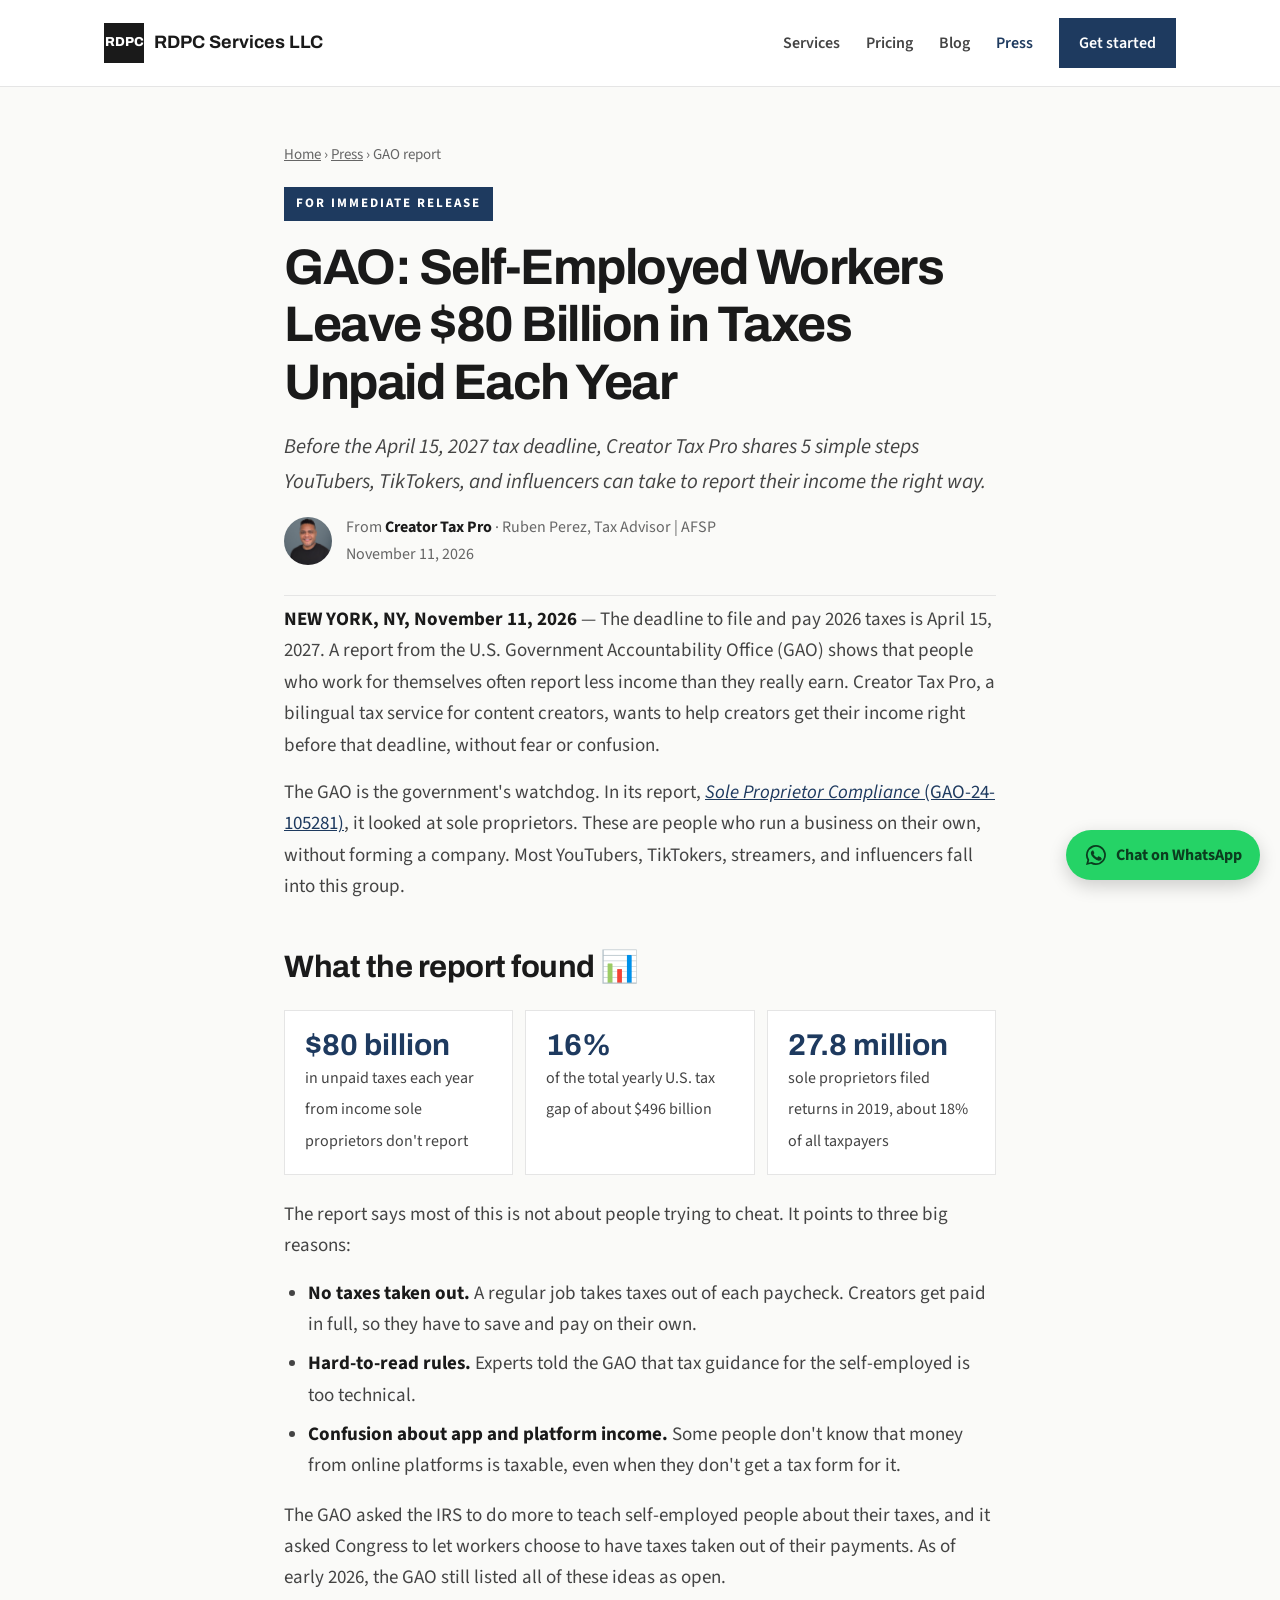
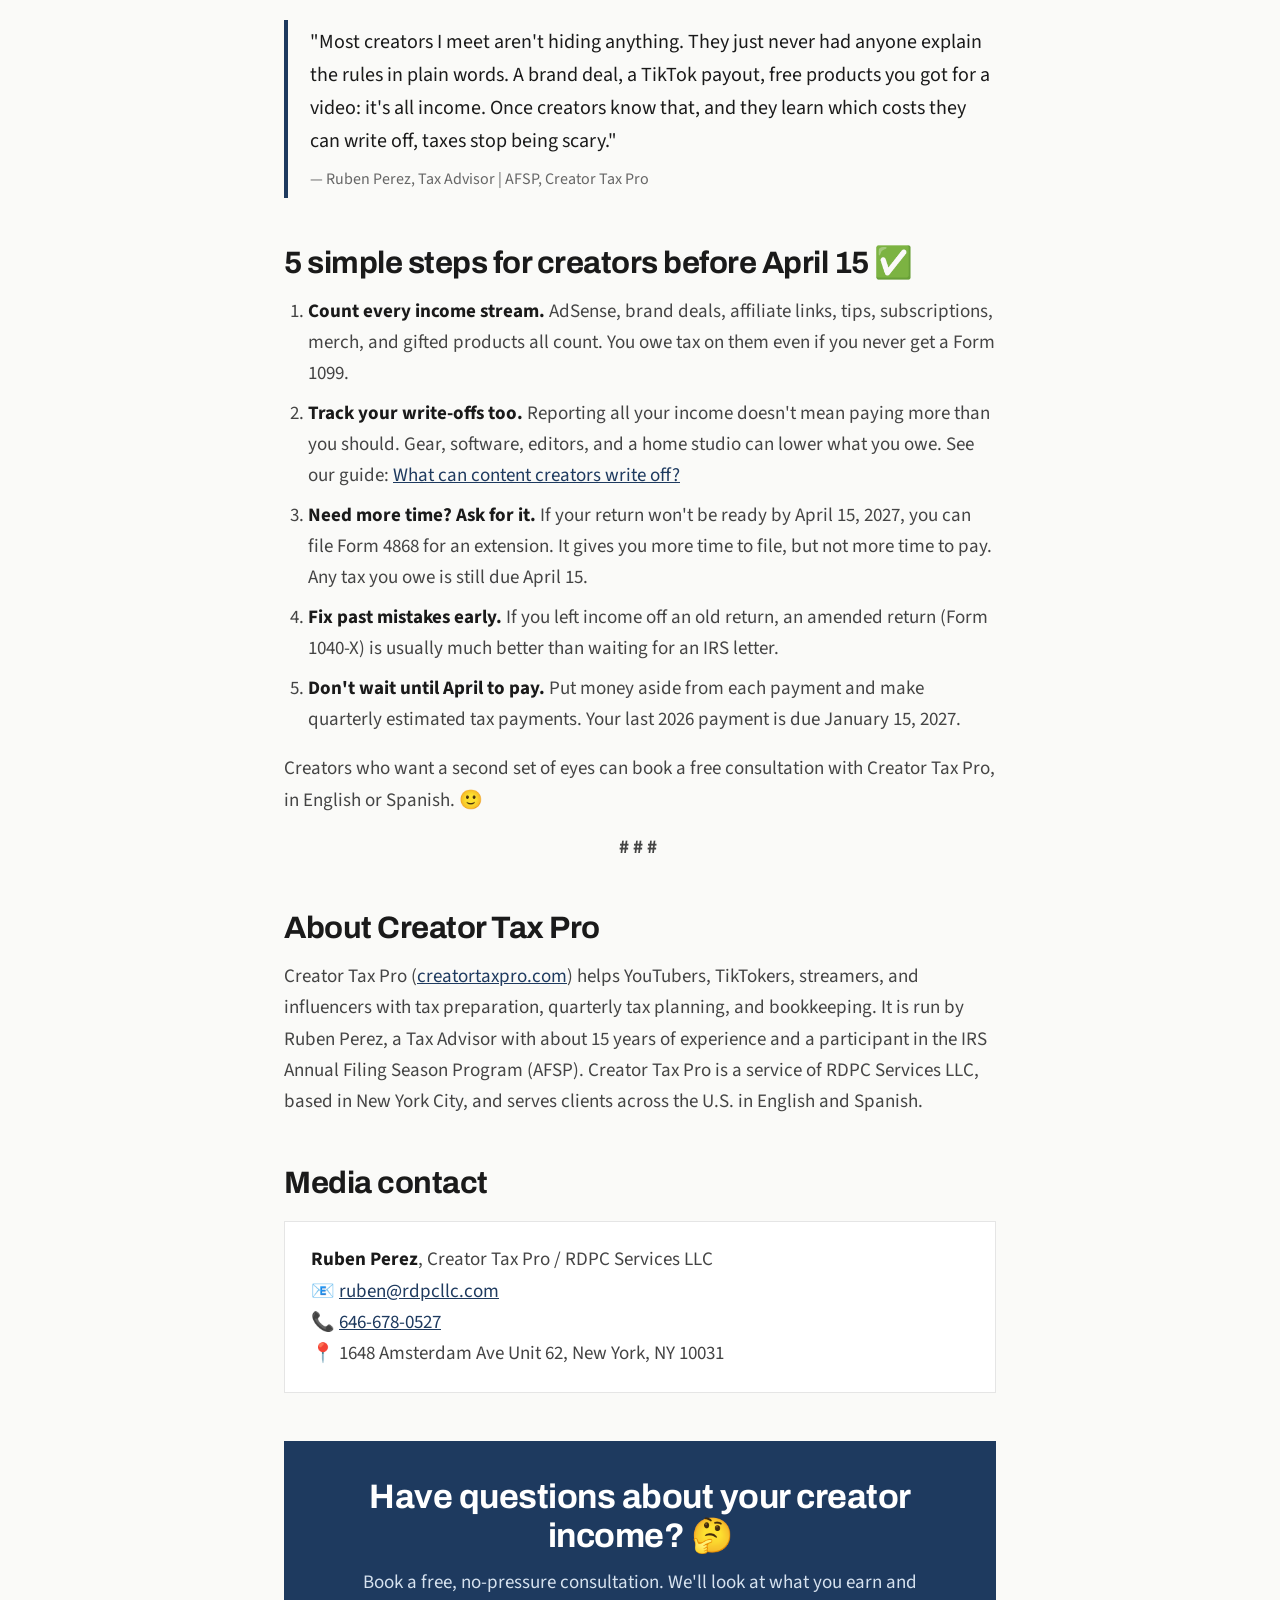
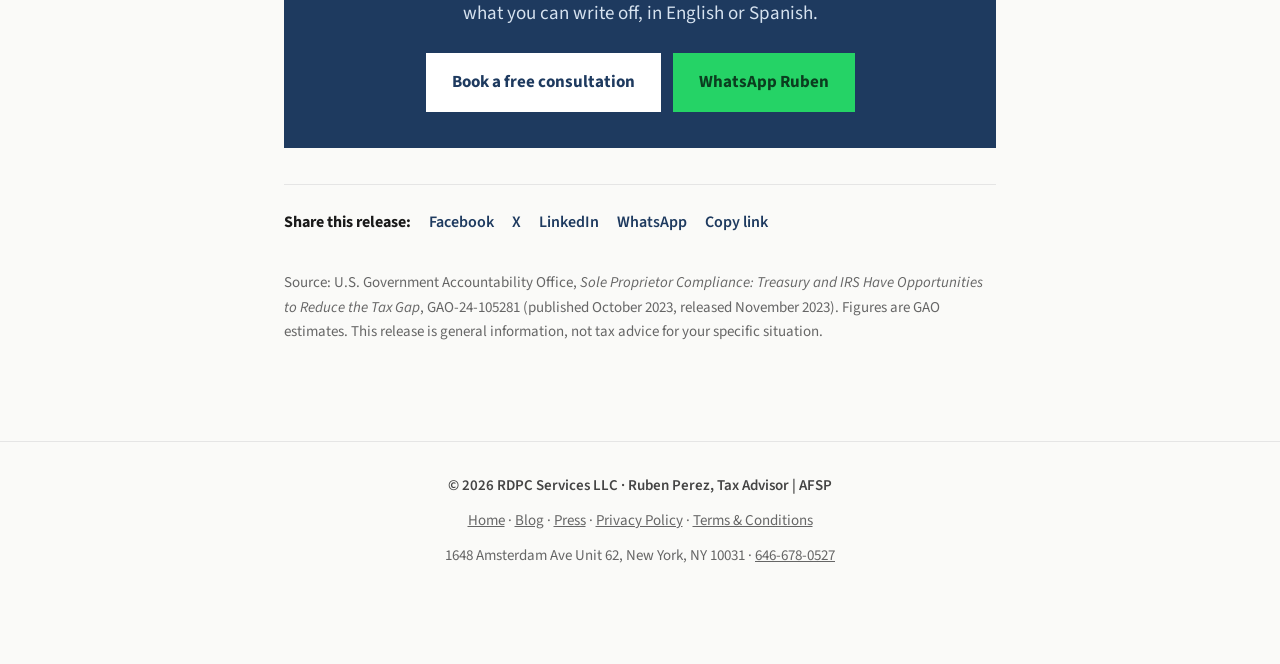
<file: press/gao-self-employed-underreporting-80-billion/index.html>
<!doctype html>
<html lang="en-US">
<head>
<meta charset="utf-8">
<meta name="viewport" content="width=device-width, initial-scale=1">
<title>GAO: Self-Employed Leave $80 Billion in Taxes Unpaid | Creator Tax Pro Press Release</title>
<meta name="description" content="A government report finds sole proprietors underreport income, leaving about $80 billion a year in unpaid taxes. Creator Tax Pro shares 5 simple steps creators can take before the April 15, 2027 tax deadline.">
<link rel="canonical" href="https://creatortaxpro.com/press/gao-self-employed-underreporting-80-billion/">
<meta name="robots" content="index, follow, max-image-preview:large">
<meta name="author" content="Ruben Perez">
<meta name="theme-color" content="#1E3A5F">
<meta property="og:type" content="article">
<meta property="og:site_name" content="Creator Tax Pro">
<meta property="og:title" content="GAO: Self-Employed Workers Leave $80 Billion in Taxes Unpaid Each Year">
<meta property="og:description" content="Before the April 15, 2027 tax deadline, Creator Tax Pro shares 5 simple steps YouTubers, TikTokers, and influencers can take to report income the right way.">
<meta property="og:url" content="https://creatortaxpro.com/press/gao-self-employed-underreporting-80-billion/">
<meta property="og:image" content="https://creatortaxpro.com/og-image.jpg">
<meta property="og:image:secure_url" content="https://creatortaxpro.com/og-image.jpg">
<meta property="og:image:type" content="image/jpeg">
<meta property="og:image:width" content="1200">
<meta property="og:image:height" content="630">
<meta property="og:image:alt" content="Taxes for YouTubers, Influencers & Social Media Income. Ruben Perez, Tax Advisor | AFSP.">
<meta property="og:locale" content="en_US">
<meta property="article:published_time" content="2026-11-11">
<meta property="article:modified_time" content="2026-11-11">
<meta property="article:author" content="Ruben Perez">
<meta property="article:section" content="Press Release">
<meta name="twitter:card" content="summary_large_image">
<meta name="twitter:title" content="GAO: Self-Employed Workers Leave $80 Billion in Taxes Unpaid Each Year">
<meta name="twitter:description" content="5 simple steps creators can take before the April 15, 2027 tax deadline.">
<meta name="twitter:image" content="https://creatortaxpro.com/og-image.jpg">
<link rel="icon" href="data:image/svg+xml,%3Csvg xmlns='http://www.w3.org/2000/svg' viewBox='0 0 64 64'%3E%3Crect width='64' height='64' fill='%231A1A1A'/%3E%3Ctext x='32' y='40' font-family='Arial' font-weight='700' font-size='18' fill='white' text-anchor='middle'%3ERDPC%3C/text%3E%3C/svg%3E">
<script type="application/ld+json">
{
 "@context": "https://schema.org",
 "@graph": [
  {
   "@type": "NewsArticle",
   "@id": "https://creatortaxpro.com/press/gao-self-employed-underreporting-80-billion/#release",
   "headline": "GAO: Self-Employed Workers Leave $80 Billion in Taxes Unpaid Each Year",
   "alternativeHeadline": "Before the April 15, 2027 tax deadline, Creator Tax Pro shares 5 simple steps content creators can take to report income the right way",
   "description": "A government report finds sole proprietors underreport income, leaving about $80 billion a year in unpaid taxes. Creator Tax Pro shares simple steps for content creators.",
   "url": "https://creatortaxpro.com/press/gao-self-employed-underreporting-80-billion/",
   "mainEntityOfPage": "https://creatortaxpro.com/press/gao-self-employed-underreporting-80-billion/",
   "image": "https://creatortaxpro.com/og-image.jpg",
   "datePublished": "2026-11-11",
   "dateModified": "2026-11-11",
   "dateline": "NEW YORK, NY",
   "inLanguage": "en-US",
   "articleSection": "Press Release",
   "keywords": "self-employed tax gap, GAO sole proprietor report, content creator taxes, underreported income, 2027 tax deadline, YouTuber taxes, influencer taxes",
   "citation": "https://www.gao.gov/products/gao-24-105281",
   "author": {
    "@type": "Person",
    "@id": "https://creatortaxpro.com/#ruben",
    "name": "Ruben Perez",
    "jobTitle": "Tax Advisor",
    "url": "https://creatortaxpro.com/#about",
    "image": "https://creatortaxpro.com/ruben-headshot.jpg"
   },
   "publisher": {
    "@type": "Organization",
    "@id": "https://creatortaxpro.com/#business",
    "name": "RDPC Services LLC",
    "url": "https://creatortaxpro.com/"
   }
  },
  {
   "@type": "BreadcrumbList",
   "itemListElement": [
    {"@type": "ListItem", "position": 1, "name": "Home", "item": "https://creatortaxpro.com/"},
    {"@type": "ListItem", "position": 2, "name": "Press", "item": "https://creatortaxpro.com/press/"},
    {"@type": "ListItem", "position": 3, "name": "GAO: $80 Billion in Unpaid Taxes", "item": "https://creatortaxpro.com/press/gao-self-employed-underreporting-80-billion/"}
   ]
  }
 ]
}
</script>
<link rel="preconnect" href="https://fonts.googleapis.com">
<link rel="preconnect" href="https://fonts.gstatic.com" crossorigin>
<link rel="stylesheet" href="https://fonts.googleapis.com/css2?family=Archivo:wght@500;700;800&family=Source+Sans+3:wght@400;600;700&display=swap">
<link rel="stylesheet" href="/blog/blog.css">
<style>
.release-tag{display:inline-block;background:var(--navy);color:#fff;font-size:13px;font-weight:700;letter-spacing:2px;text-transform:uppercase;padding:6px 12px;margin-bottom:6px}
.subhead{font-size:21px;color:var(--muted);font-style:italic;margin:0 0 22px}
.dateline{font-weight:700;color:var(--ink)}
.stats{display:grid;grid-template-columns:repeat(auto-fit,minmax(200px,1fr));gap:12px;margin:24px 0}
.stat{background:#fff;border:1px solid var(--line);padding:18px 20px}
.stat b{display:block;font-family:'Archivo',sans-serif;font-size:30px;color:var(--navy);line-height:1.1}
.stat span{font-size:16px;color:var(--muted)}
.quote{border-left:4px solid var(--navy);padding:6px 0 6px 22px;margin:26px 0;font-size:20px;color:var(--ink)}
.quote cite{display:block;font-style:normal;font-size:16px;color:var(--soft);margin-top:8px}
.end{text-align:center;font-weight:700;letter-spacing:4px;color:var(--soft);margin:36px 0}
.contact{background:#fff;border:1px solid var(--line);padding:22px 26px;margin:20px 0}
.contact p{margin:0!important}
</style>
<!-- Google Analytics 4 -->
<script async src="https://www.googletagmanager.com/gtag/js?id=G-LK899YWN09"></script>
<script>
window.dataLayer=window.dataLayer||[];function gtag(){dataLayer.push(arguments);}
gtag('js',new Date());gtag('config','G-LK899YWN09');
document.addEventListener('click',function(e){var a=e.target.closest&&e.target.closest('a');if(!a)return;var h=a.getAttribute('href')||'',ev=null;
if(h.indexOf('form.jotform.com')>-1)ev='book_consultation_click';else if(h.indexOf('wa.me')>-1)ev='whatsapp_click';else if(h.indexOf('tel:')===0)ev='phone_click';else if(h.indexOf('mailto:')===0)ev='email_click';
if(ev)gtag('event',ev,{link_text:(a.textContent||'').trim().slice(0,80),page_language:document.documentElement.lang,page_type:'press_release'});});
</script>
</head>
<body>

<header>
<nav>
<a class="brand" href="/"><span class="logo">RDPC</span><b>RDPC Services LLC</b></a>
<div class="navlinks">
<a href="/#services">Services</a>
<a href="/#pricing">Pricing</a>
<a href="/blog/">Blog</a>
<a href="/press/" aria-current="page">Press</a>
<a class="btn" href="https://form.jotform.com/253648427878879" target="_blank" rel="noopener">Get started</a>
</div>
</nav>
</header>

<main>
<article class="wrap post">
<div class="crumbs"><a href="/">Home</a> › <a href="/press/">Press</a> › GAO report</div>
<span class="release-tag">For immediate release</span>
<h1>GAO: Self-Employed Workers Leave $80 Billion in Taxes Unpaid Each Year</h1>
<p class="subhead">Before the April 15, 2027 tax deadline, Creator Tax Pro shares 5 simple steps YouTubers, TikTokers, and influencers can take to report their income the right way.</p>
<div class="meta"><img src="/ruben-headshot.jpg" alt="Ruben Perez" width="48" height="48"><span>From <b>Creator Tax Pro</b> · Ruben Perez, Tax Advisor | AFSP<br><time datetime="2026-11-11">November 11, 2026</time></span></div>

<p><span class="dateline">NEW YORK, NY, November 11, 2026</span> — The deadline to file and pay 2026 taxes is April 15, 2027. A report from the U.S. Government Accountability Office (GAO) shows that people who work for themselves often report less income than they really earn. Creator Tax Pro, a bilingual tax service for content creators, wants to help creators get their income right before that deadline, without fear or confusion.</p>

<p>The GAO is the government's watchdog. In its report, <a href="https://www.gao.gov/products/gao-24-105281" target="_blank" rel="noopener"><i>Sole Proprietor Compliance</i> (GAO-24-105281)</a>, it looked at sole proprietors. These are people who run a business on their own, without forming a company. Most YouTubers, TikTokers, streamers, and influencers fall into this group.</p>

<h2>What the report found 📊</h2>

<div class="stats">
<div class="stat"><b>$80 billion</b><span>in unpaid taxes each year from income sole proprietors don't report</span></div>
<div class="stat"><b>16%</b><span>of the total yearly U.S. tax gap of about $496 billion</span></div>
<div class="stat"><b>27.8 million</b><span>sole proprietors filed returns in 2019, about 18% of all taxpayers</span></div>
</div>

<p>The report says most of this is not about people trying to cheat. It points to three big reasons:</p>
<ul>
<li><b>No taxes taken out.</b> A regular job takes taxes out of each paycheck. Creators get paid in full, so they have to save and pay on their own.</li>
<li><b>Hard-to-read rules.</b> Experts told the GAO that tax guidance for the self-employed is too technical.</li>
<li><b>Confusion about app and platform income.</b> Some people don't know that money from online platforms is taxable, even when they don't get a tax form for it.</li>
</ul>

<p>The GAO asked the IRS to do more to teach self-employed people about their taxes, and it asked Congress to let workers choose to have taxes taken out of their payments. As of early 2026, the GAO still listed all of these ideas as open.</p>

<div class="quote">"Most creators I meet aren't hiding anything. They just never had anyone explain the rules in plain words. A brand deal, a TikTok payout, free products you got for a video: it's all income. Once creators know that, and they learn which costs they can write off, taxes stop being scary."<cite>— Ruben Perez, Tax Advisor | AFSP, Creator Tax Pro</cite></div>

<h2>5 simple steps for creators before April 15 ✅</h2>
<ol>
<li><b>Count every income stream.</b> AdSense, brand deals, affiliate links, tips, subscriptions, merch, and gifted products all count. You owe tax on them even if you never get a Form 1099.</li>
<li><b>Track your write-offs too.</b> Reporting all your income doesn't mean paying more than you should. Gear, software, editors, and a home studio can lower what you owe. See our guide: <a href="/blog/what-can-content-creators-write-off/">What can content creators write off?</a></li>
<li><b>Need more time? Ask for it.</b> If your return won't be ready by April 15, 2027, you can file Form 4868 for an extension. It gives you more time to file, but not more time to pay. Any tax you owe is still due April 15.</li>
<li><b>Fix past mistakes early.</b> If you left income off an old return, an amended return (Form 1040-X) is usually much better than waiting for an IRS letter.</li>
<li><b>Don't wait until April to pay.</b> Put money aside from each payment and make quarterly estimated tax payments. Your last 2026 payment is due January 15, 2027.</li>
</ol>

<p>Creators who want a second set of eyes can book a free consultation with Creator Tax Pro, in English or Spanish. 🙂</p>

<p class="end">###</p>

<h2>About Creator Tax Pro</h2>
<p>Creator Tax Pro (<a href="https://creatortaxpro.com/">creatortaxpro.com</a>) helps YouTubers, TikTokers, streamers, and influencers with tax preparation, quarterly tax planning, and bookkeeping. It is run by Ruben Perez, a Tax Advisor with about 15 years of experience and a participant in the IRS Annual Filing Season Program (AFSP). Creator Tax Pro is a service of RDPC Services LLC, based in New York City, and serves clients across the U.S. in English and Spanish.</p>

<h2>Media contact</h2>
<div class="contact">
<p><b>Ruben Perez</b>, Creator Tax Pro / RDPC Services LLC<br>
📧 <a href="mailto:ruben@rdpcllc.com">ruben@rdpcllc.com</a><br>
📞 <a href="tel:+16466780527">646-678-0527</a><br>
📍 1648 Amsterdam Ave Unit 62, New York, NY 10031</p>
</div>

<div class="cta">
<h2>Have questions about your creator income? 🤔</h2>
<p>Book a free, no-pressure consultation. We'll look at what you earn and what you can write off, in English or Spanish.</p>
<div class="btns">
<a class="btn" href="https://form.jotform.com/253648427878879" target="_blank" rel="noopener">Book a free consultation</a>
<a class="btn btn-wa" href="https://wa.me/16466780527?text=Hi%20Ruben%2C%20I%20read%20your%20press%20release%20and%20I%27d%20like%20help%20with%20my%20creator%20taxes." target="_blank" rel="noopener">WhatsApp Ruben</a>
</div>
</div>

<div class="share">
<b>Share this release:</b>
<a href="https://www.facebook.com/sharer/sharer.php?u=https%3A%2F%2Fcreatortaxpro.com%2Fpress%2Fgao-self-employed-underreporting-80-billion%2F" target="_blank" rel="noopener">Facebook</a>
<a href="https://twitter.com/intent/tweet?url=https%3A%2F%2Fcreatortaxpro.com%2Fpress%2Fgao-self-employed-underreporting-80-billion%2F&amp;text=GAO%3A%20Self-employed%20workers%20leave%20%2480%20billion%20in%20taxes%20unpaid%20each%20year" target="_blank" rel="noopener">X</a>
<a href="https://www.linkedin.com/sharing/share-offsite/?url=https%3A%2F%2Fcreatortaxpro.com%2Fpress%2Fgao-self-employed-underreporting-80-billion%2F" target="_blank" rel="noopener">LinkedIn</a>
<a href="https://wa.me/?text=GAO%3A%20Self-employed%20workers%20leave%20%2480%20billion%20in%20taxes%20unpaid%20each%20year%20https%3A%2F%2Fcreatortaxpro.com%2Fpress%2Fgao-self-employed-underreporting-80-billion%2F" target="_blank" rel="noopener">WhatsApp</a>
<button type="button" id="copy-link">Copy link</button>
</div>

<p class="disclaimer">Source: U.S. Government Accountability Office, <i>Sole Proprietor Compliance: Treasury and IRS Have Opportunities to Reduce the Tax Gap</i>, GAO-24-105281 (published October 2023, released November 2023). Figures are GAO estimates. This release is general information, not tax advice for your specific situation.</p>
</article>
</main>

<footer>
<div class="wrap">
<span class="foot-copy">© 2026 RDPC Services LLC · Ruben Perez, Tax Advisor | AFSP</span>
<span><a href="/">Home</a> · <a href="/blog/">Blog</a> · <a href="/press/">Press</a> · <a href="/privacy/">Privacy Policy</a> · <a href="/terms/">Terms &amp; Conditions</a></span>
<span>1648 Amsterdam Ave Unit 62, New York, NY 10031 · <a href="tel:+16466780527">646-678-0527</a></span>
</div>
</footer>

<a class="wa-float" href="https://wa.me/16466780527?text=Hi%20Ruben%2C%20I%27m%20a%20content%20creator%20and%20I%27d%20like%20help%20with%20my%20taxes." target="_blank" rel="noopener" aria-label="Chat with Ruben on WhatsApp"><svg viewBox="0 0 24 24" aria-hidden="true"><path fill="currentColor" d="M12 2a10 10 0 0 0-8.6 15.1L2 22l5-1.3A10 10 0 1 0 12 2zm0 18.2a8.2 8.2 0 0 1-4.2-1.1l-.3-.2-3 .8.8-2.9-.2-.3A8.2 8.2 0 1 1 12 20.2zm4.5-6.1c-.2-.1-1.5-.7-1.7-.8-.2-.1-.4-.1-.6.1l-.8 1c-.1.2-.3.2-.5.1a6.7 6.7 0 0 1-3.3-2.9c-.3-.4.2-.4.7-1.4.1-.2 0-.3 0-.4l-.8-1.8c-.2-.5-.4-.4-.6-.4h-.5a1 1 0 0 0-.7.3 3 3 0 0 0-.9 2.2 5.2 5.2 0 0 0 1.1 2.8 11.9 11.9 0 0 0 4.6 4c1.7.7 2.4.8 3.2.7.5-.1 1.5-.6 1.8-1.2.2-.6.2-1.1.1-1.2l-.4-.2z"/></svg><span>Chat on WhatsApp</span></a>
<script>
(function(){var b=document.getElementById('copy-link');if(!b)return;b.addEventListener('click',function(){var u=location.href.split('#')[0];if(navigator.clipboard){navigator.clipboard.writeText(u).then(function(){b.textContent='Link copied ✓'})}})})();
</script>
</body>
</html>
</file>
<file: blog/blog.css>
:root{--ink:#1A1A1A;--muted:#444;--soft:#666;--line:#E5E5E5;--bg:#FAFAF8;--navy:#1E3A5F;--navy-dark:#142843;--accent:#E8F0F8}
*{box-sizing:border-box}
html{scroll-behavior:smooth}
body{margin:0;background:var(--bg);color:var(--ink);font-family:'Source Sans 3',sans-serif;font-size:19px;line-height:1.65}
a{color:var(--navy)}a:hover{color:var(--navy-dark)}
h1,h2,h3{font-family:'Archivo',sans-serif;margin:0;line-height:1.15}
.wrap{max-width:760px;margin:0 auto;padding:0 24px}
.btn{display:inline-block;background:var(--navy);color:#fff;text-decoration:none;font-weight:700;padding:15px 26px;font-size:17px}
.btn:hover{background:var(--navy-dark);color:#fff}
.btn-ghost{background:transparent;color:var(--navy);border:1.5px solid var(--navy);padding:13.5px 24px}
.btn-ghost:hover{background:var(--accent);color:var(--navy)}
.btn-wa{background:#25D366;color:#0B3D1F}.btn-wa:hover{background:#1EBE5A;color:#0B3D1F}
.btn svg{width:20px;height:20px;vertical-align:-4px}
.eyebrow{font-size:14px;font-weight:700;letter-spacing:2px;text-transform:uppercase;color:var(--soft)}
header{border-bottom:1px solid var(--line);background:#fff}
header nav{max-width:1120px;margin:0 auto;padding:18px 24px;display:flex;flex-wrap:wrap;align-items:center;justify-content:space-between;gap:16px}
.brand{display:flex;align-items:center;gap:10px;text-decoration:none;color:var(--ink)}
.logo{width:40px;height:40px;background:var(--ink);color:#fff;display:flex;align-items:center;justify-content:center;font-family:'Archivo',sans-serif;font-weight:800;font-size:13px}
.brand b{font-family:'Archivo',sans-serif;font-size:18px}
.navlinks{display:flex;flex-wrap:wrap;align-items:center;gap:8px 26px}
.navlinks a{color:var(--muted);text-decoration:none;font-weight:600;font-size:16px}
.navlinks a[aria-current]{color:var(--navy)}
.navlinks a.btn{color:#fff;padding:12px 20px;font-size:16px}
main{padding:56px 0 80px}
.crumbs{font-size:15px;color:var(--soft);margin-bottom:18px}
.crumbs a{color:var(--soft)}
/* Post */
.post h1{font-size:clamp(34px,5vw,50px);letter-spacing:-1.5px;margin:12px 0 18px}
.lede{font-size:21px;color:var(--muted);margin:0 0 22px}
.meta{display:flex;align-items:center;gap:14px;font-size:16px;color:var(--soft);padding-bottom:28px;border-bottom:1px solid var(--line);margin-bottom:8px}
.meta img{width:48px;height:48px;border-radius:50%;object-fit:cover}
.meta b{color:var(--ink)}
.post h2{font-size:clamp(25px,3vw,31px);letter-spacing:-.5px;margin:48px 0 14px}
.post h3{font-size:21px;margin:30px 0 8px}
.post p,.post li{color:var(--muted)}
.post p{margin:0 0 16px}
.post ul,.post ol{padding-left:24px;margin:0 0 18px}
.post li{margin-bottom:8px}
.post b,.post strong{color:var(--ink)}
.box{background:#fff;border:1px solid var(--line);padding:24px 26px;margin:26px 0}
.box h3{margin-top:0}
.box p:last-child,.box ul:last-child{margin-bottom:0}
.tip{background:var(--accent);border-left:4px solid var(--navy);padding:20px 24px;margin:26px 0}
.tip p{margin:0;color:var(--ink)}
.warn{background:#FFF4D6;border-left:4px solid #E0B43A;padding:20px 24px;margin:26px 0}
.warn p{margin:0;color:#4A3B12}
.toc{background:#fff;border:1px solid var(--line);padding:22px 26px;margin:30px 0 8px}
.toc b{font-family:'Archivo',sans-serif;display:block;margin-bottom:8px}
.toc ol{margin:0;padding-left:22px}
.toc li{margin-bottom:4px}
.toc a{text-decoration:none}
.toc a:hover{text-decoration:underline}
.math{width:100%;border-collapse:collapse;background:#fff;border:1px solid var(--line);margin:18px 0 22px;font-size:18px}
.math td{padding:12px 16px;border-bottom:1px solid var(--line);color:var(--muted)}
.math td:last-child{text-align:right;font-weight:700;color:var(--ink);white-space:nowrap}
.math tr:last-child td{border-bottom:0;background:var(--accent)}
details{background:#fff;border:1px solid var(--line);padding:18px 22px;margin-bottom:12px}
summary{font-weight:700;cursor:pointer;font-size:18px;color:var(--ink)}
details p{margin:12px 0 0!important}
.cta{background:var(--navy);color:#fff;padding:36px 32px;margin:48px 0 0;text-align:center}
.cta h2{color:#fff;margin:0 0 12px!important;font-size:clamp(26px,3.4vw,34px)}
.cta p{color:#D6E2EF!important;margin:0 auto 24px!important;max-width:560px}
.cta .btn{background:#fff;color:var(--navy)}
.cta .btn:hover{background:var(--accent)}
.cta .btns{display:flex;flex-wrap:wrap;gap:12px;justify-content:center}
.cta .btn-wa{background:#25D366;color:#0B3D1F}
.disclaimer{font-size:15px!important;color:var(--soft)!important;margin-top:36px!important}
.share{display:flex;flex-wrap:wrap;align-items:center;gap:10px 18px;margin:36px 0 0;padding-top:24px;border-top:1px solid var(--line);font-size:16px}
.share b{color:var(--ink)}
.share a{font-weight:600;text-decoration:none}
.share a:hover{text-decoration:underline}
.share button{font:inherit;font-weight:600;color:var(--navy);background:none;border:0;padding:0;cursor:pointer}
/* Blog home */
.blog-head h1{font-size:clamp(36px,5vw,54px);letter-spacing:-1.5px;margin:12px 0 14px}
.blog-head p{font-size:20px;color:var(--muted);margin:0 0 36px}
.post-card{display:block;background:#fff;border:1px solid var(--line);padding:28px;margin-bottom:18px;text-decoration:none;color:var(--ink)}
.post-card:hover{border-color:var(--navy)}
.post-card h2{font-size:24px;margin:8px 0 10px;color:var(--ink)}
.post-card p{margin:0 0 12px;color:var(--muted)}
.post-card .more{font-weight:700;color:var(--navy)}
.post-card time{font-size:15px;color:var(--soft)}
footer{border-top:1px solid var(--line);padding:32px 0 96px;font-size:15px;color:var(--soft);text-align:center}
footer .wrap{display:flex;flex-direction:column;align-items:center;gap:10px}
footer a{color:var(--soft)}footer a:hover{color:var(--navy)}
.foot-copy{font-weight:600;color:var(--muted)}
.wa-float{position:fixed;right:20px;bottom:20px;z-index:50;background:#25D366;color:#0B3D1F;text-decoration:none;font-weight:700;font-size:16px;padding:12px 18px;border-radius:999px;display:inline-flex;align-items:center;gap:8px;box-shadow:0 6px 18px rgba(0,0,0,.18)}
.wa-float:hover{background:#1EBE5A;color:#0B3D1F}
.wa-float svg{width:24px;height:24px}
@media (max-width:600px){.wa-float span{display:none}.wa-float{padding:14px}body{font-size:18px}}
</file>
